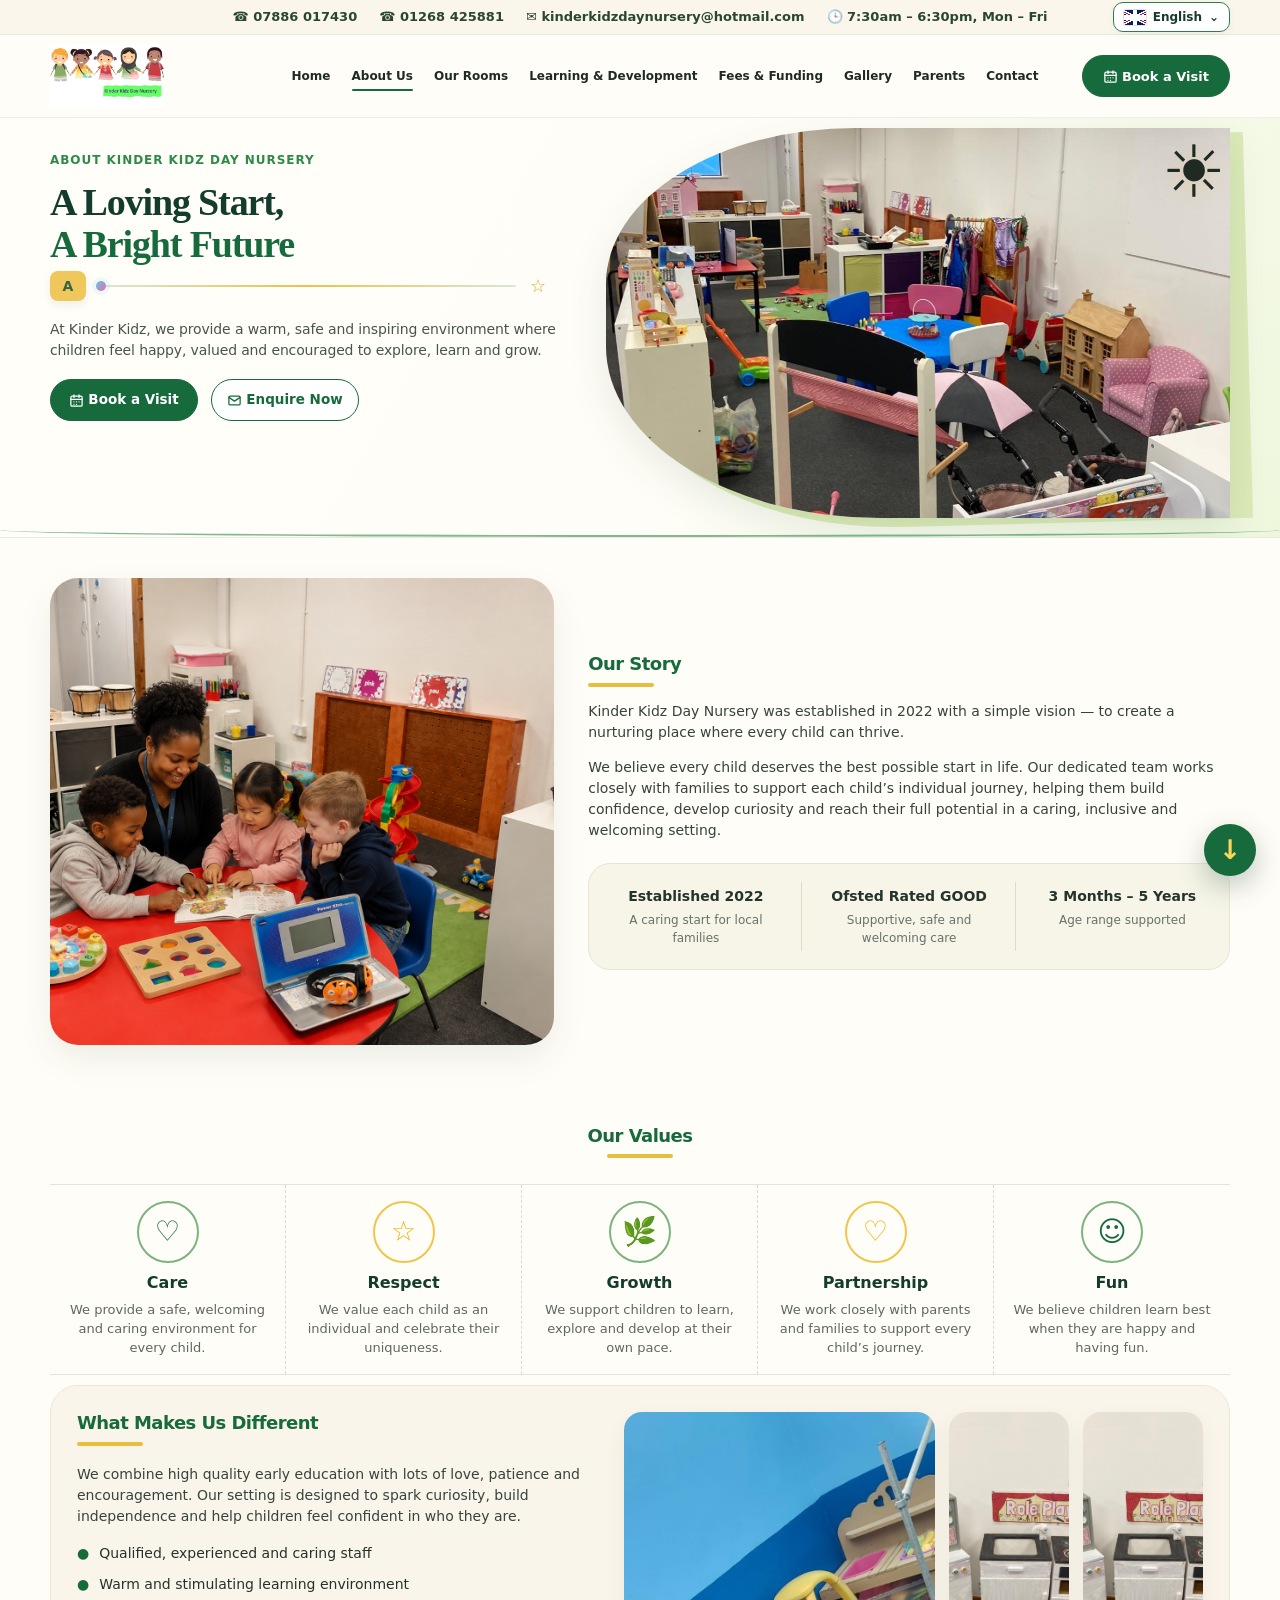
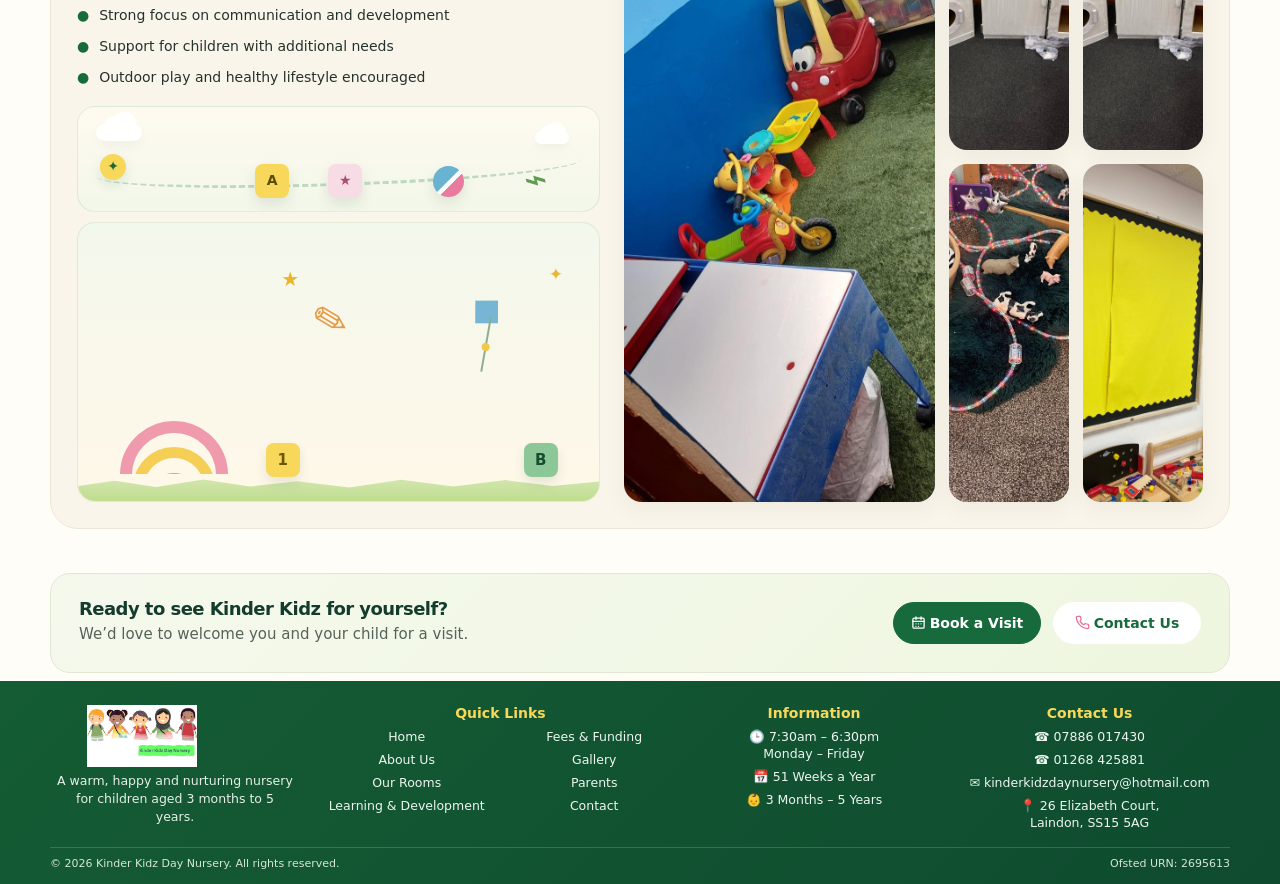
<file: about.html>
<!DOCTYPE html>

<html lang="en-GB" translate="no" class="notranslate">
<head>
<meta charset="utf-8"/>
<meta name="google" content="notranslate">
<meta http-equiv="Content-Language" content="en-GB">
<meta content="width=device-width, initial-scale=1" name="viewport"/>
<meta content="About Kinder Kidz Day Nursery in Laindon, Basildon." name="description"/>
<title>About Us | Kinder Kidz Day Nursery</title>
<style>
:root{
  --green:#176a3b;--green2:#2f8a49;--deep:#143c2c;--cream:#fffdf7;--soft:#f7f3e8;
  --text:#1f2a24;--muted:#5f6761;--line:#e8e2d5;--gold:#f7d85b;
  --shadow:0 14px 34px rgba(18,60,43,.08);
}
*{box-sizing:border-box}
html{scroll-behavior:smooth}body{margin:0;background:var(--cream);color:var(--text);font-family:Inter,ui-sans-serif,system-ui,-apple-system,BlinkMacSystemFont,"Segoe UI",sans-serif;line-height:1.55;max-width:100%;overflow-x:hidden}
a{text-decoration:none;color:inherit}img{display:block;max-width:100%}button{font:inherit}
.container{width:min(1180px,calc(100% - 40px));margin:auto}
h1,h2,h3{margin:0;color:var(--deep);line-height:1.05}h1,h2{font-family:Georgia,"Times New Roman",serif}
h1{font-size:clamp(40px,4.3vw,62px);letter-spacing:-.035em}h2{font-size:clamp(34px,3.6vw,48px);letter-spacing:-.03em}
p{margin:0}
.topbar{background:#fbf6eb;border-bottom:1px solid rgba(23,106,59,.09)}
.topbar .container{display:flex;flex-wrap:wrap;justify-content:center;gap:22px;padding:8px 0;font-size:14px;color:#294633;font-weight:600}
.topbar span{display:flex;align-items:center;gap:8px}
header{position:sticky;top:0;z-index:50;background:rgba(255,253,247,.96);backdrop-filter:blur(10px);border-bottom:1px solid rgba(23,106,59,.08)}
.nav{height:86px;display:flex;align-items:center;gap:26px}.brand{display:flex;align-items:center;min-width:205px}.brand img{width:205px;height:66px;object-fit:contain;object-position:left center}
.navlinks{display:flex;align-items:center;justify-content:center;gap:22px;flex:1;font-size:14px;font-weight:700}.navlinks a{padding:10px 0;position:relative}.navlinks a.active:after,.navlinks a:hover:after{content:"";position:absolute;left:0;right:0;bottom:2px;height:2px;background:var(--green);border-radius:999px}
.btn{display:inline-flex;align-items:center;justify-content:center;gap:9px;border-radius:999px;padding:13px 22px;font-weight:800;border:1.5px solid var(--green);cursor:pointer;transition:.2s ease}.btn.primary{background:var(--green);color:#fff}.btn.secondary{background:#fff;color:var(--green)}.btn.pink{background:#e9799f;border-color:#e9799f;color:#fff}.btn:hover{transform:translateY(-1px);box-shadow:0 8px 22px rgba(23,106,59,.14)}
.menu-btn{display:none;background:#f3f7ec;border:0;width:40px;height:40px;border-radius:11px;color:var(--green);padding:5px;place-items:center;margin-left:auto}
.hero{padding:14px 0 20px;background:linear-gradient(120deg,#fffef9 0%,#fffdf7 56%,#eef7dc 100%);overflow:hidden}
.hero-grid{display:grid;grid-template-columns:.92fr 1.08fr;gap:24px;align-items:center}
.eyebrow{font-size:13px;font-weight:900;color:var(--green2);letter-spacing:.08em;text-transform:uppercase;margin-bottom:12px}
.hero-copy p{font-size:18px;color:#47554d;max-width:530px;margin:20px 0 26px}
.hero-actions{display:flex;gap:12px;flex-wrap:wrap}
.hero-media{position:relative;min-height:385px}.hero-media:before{content:"";position:absolute;inset:18px -36px 12px 24px;background:#dceab8;border-radius:42% 0 0 52%;transform:rotate(-2deg)}.hero-media img{position:absolute;inset:0;width:100%;height:100%;object-fit:cover;object-position:center center;border-radius:40% 0 0 44%;box-shadow:var(--shadow)}
.sun{position:absolute;right:4px;top:8px;font-size:72px;line-height:1;filter:drop-shadow(0 5px 10px rgba(244,180,0,.18))}
.wave-sep{height:18px;position:relative;margin-top:8px}.wave-sep:before{content:"";position:absolute;left:0;right:0;top:0;height:12px;border-bottom:2px solid rgba(47,138,73,.6);border-radius:0 0 50% 50%/0 0 100% 100%}
.section{padding:52px 0}.section.compact{padding-top:40px;padding-bottom:40px}
.story-grid{display:grid;grid-template-columns:.88fr 1.12fr;gap:34px;align-items:center}.story-image img{width:100%;aspect-ratio:1.08/1;object-fit:cover;border-radius:28px;box-shadow:var(--shadow)}
.story-copy h2{font-family:inherit;color:var(--green);font-size:18px;margin-bottom:14px;position:relative;display:inline-block}.story-copy h2:after{content:"";display:block;width:66px;height:4px;background:#e6bf3e;border-radius:999px;margin-top:8px}.story-copy p{font-size:16px;color:#36433c;margin-bottom:14px}
.stat-strip{margin-top:22px;background:#f6f5e8;border:1px solid #ebe4d6;border-radius:22px;display:grid;grid-template-columns:repeat(3,1fr);overflow:hidden}.stat{padding:22px 18px;text-align:center;position:relative}.stat:not(:last-child):after{content:"";position:absolute;right:0;top:18px;bottom:18px;width:1px;background:#d7dec9}.stat b{display:block;font-size:14px;color:#24332c}.stat small{display:block;font-size:12px;color:#67716b;margin-top:4px}
.values{text-align:center}.values-head{margin-bottom:26px}.values-head h2{font-family:inherit;color:var(--green);font-size:18px;margin-bottom:8px}.values-head .line{width:66px;height:4px;background:#e6bf3e;border-radius:999px;margin:0 auto}
.values-grid{display:grid;grid-template-columns:repeat(5,1fr);gap:0;border-top:1px solid var(--line);border-bottom:1px solid var(--line)}.value{padding:16px 18px}.value:not(:last-child){border-right:1px dashed #d6dcd1}.value .ico{width:62px;height:62px;border-radius:50%;margin:0 auto 10px;display:grid;place-items:center;border:2px solid #7eb27e;color:var(--green);font-size:28px}.value:nth-child(2) .ico,.value:nth-child(4) .ico{border-color:#efc64a;color:#efb310}.value h3{font-family:inherit;font-size:18px;margin-bottom:8px}.value p{font-size:14px;color:#5f6761}
.diff-card{background:#faf5ea;border:1px solid #efe5d5;border-radius:28px;padding:26px;display:grid;grid-template-columns:.95fr 1.05fr;gap:24px;align-items:start}.diff-copy h2{font-family:inherit;color:var(--green);font-size:18px;margin-bottom:8px}.diff-copy .line{width:66px;height:4px;background:#e6bf3e;border-radius:999px;margin-bottom:18px}.diff-copy p{font-size:16px;color:#37433d;margin-bottom:16px}.tick-list{display:grid;gap:10px}.tick{display:flex;gap:10px;align-items:flex-start;color:#25322c;font-size:15px}.tick span:first-child{color:var(--green);font-weight:900}
.gallery-grid{display:grid;grid-template-columns:1.1fr .9fr;gap:14px}.gallery-grid img{width:100%;height:100%;object-fit:cover;border-radius:18px;box-shadow:0 8px 22px rgba(38,70,48,.06)}.gallery-sub{display:grid;grid-template-columns:1fr 1fr;gap:14px}.gallery-tall{min-height:255px}.gallery-small{min-height:120px}
.cta-wrap{padding:18px 0 8px}.cta{background:linear-gradient(135deg,#1b7a43,#125e33);color:#fff;border-radius:20px;padding:26px 28px;display:flex;align-items:center;justify-content:space-between;gap:18px}.cta h2{font-family:inherit;color:#fff;font-size:18px}.cta p{color:#e4efe7;margin-top:4px}.cta .btn.primary{background:#f3c420;border-color:#f3c420;color:#123c2b}.cta .btn.secondary{background:transparent;border-color:rgba(255,255,255,.7);color:#fff}
footer{background:linear-gradient(135deg,#145c34,#0f4b2f);color:#fff;padding:34px 0 18px}.footer-grid{display:grid;grid-template-columns:1.2fr 1fr 1fr 1fr;gap:26px}.footer-brand img{width:190px;height:70px;object-fit:contain;object-position:left center}.footer-brand p{max-width:260px;color:#dce9df;font-size:14px}.footer h3{font-family:inherit;color:var(--gold);font-size:15px;margin-bottom:12px}.footer-list{display:grid;gap:8px;font-size:14px;color:#e5f0e8}.footer-bottom{border-top:1px solid rgba(255,255,255,.14);margin-top:24px;padding-top:14px;font-size:12px;color:#cfe0d5;display:flex;justify-content:space-between;gap:12px;flex-wrap:wrap}
.scroll-nav-btn{position:fixed;right:24px;bottom:24px;z-index:70;width:52px;height:52px;border:0;border-radius:50%;display:grid;place-items:center;background:var(--green);color:var(--gold);font-size:27px;font-weight:800;box-shadow:0 10px 28px rgba(18,60,43,.28);cursor:pointer;transition:transform .2s ease,background .2s ease}.scroll-nav-btn:hover{transform:translateY(-2px);background:var(--green2)}.scroll-nav-btn:focus-visible{outline:3px solid #f7d85b;outline-offset:3px}

@media (max-width:980px){
  .container{width:min(100% - 34px,1180px)}
  .topbar .container{gap:14px;font-size:13px}
  .nav{height:76px;gap:16px}.brand img{width:180px;height:58px}
  .navlinks{position:fixed;display:none;flex-direction:column;align-items:stretch;left:0;right:0;top:76px;background:#fffdf7;padding:16px 20px 20px;border-bottom:1px solid #e9e5dc;box-shadow:0 16px 28px rgba(0,0,0,.08)}.navlinks.open{display:flex}.navlinks a{padding:9px 4px}
  .nav>.desktop-only{display:none}.menu-btn{display:grid}
  .hero-grid,.story-grid,.diff-card,.cta{grid-template-columns:1fr;display:grid}
  .hero{padding-top:10px;padding-bottom:12px}.hero-copy p{font-size:16px}.hero-media{min-height:340px}.hero-media img{border-radius:30px}.hero-media:before{inset:12px -10px -10px 14px;border-radius:32px}
  .values-grid{grid-template-columns:repeat(2,1fr)}.value:nth-child(2){border-right:none}.value:nth-child(1),.value:nth-child(2),.value:nth-child(3),.value:nth-child(4){border-bottom:1px dashed #d6dcd1}
  .gallery-grid{grid-template-columns:1fr}
  .footer-grid{grid-template-columns:1fr 1fr}.footer-brand{grid-column:1/-1}
}
@media (max-width:620px){
  .container{width:calc(100% - 28px)}
  .topbar{display:none}
  .nav{height:70px;gap:10px}.brand{min-width:0}.brand img{width:156px;height:52px}
  .navlinks{left:auto;right:0;width:min(46vw,190px);top:70px;max-height:calc(100vh - 70px);overflow:auto;padding:9px 12px 14px;border-left:1px solid #e9e5dc;border-bottom:1px solid #e9e5dc;border-radius:0 0 0 18px;box-shadow:-12px 16px 30px rgba(0,0,0,.10)}
  .navlinks a{font-size:12.5px;padding:7px 3px;line-height:1.24}
  .hero{padding-top:4px;padding-bottom:8px}.hero-grid{gap:16px}.eyebrow{font-size:11px;margin-bottom:8px}h1{font-size:34px;line-height:1.04}.hero-copy p{font-size:14.5px;line-height:1.55;margin:14px 0 18px}.hero-actions{display:grid;grid-template-columns:1fr;gap:10px}.btn{width:100%;padding:12px 16px;font-size:14px}.hero-media{min-height:290px}.sun{font-size:52px;right:8px;top:6px}
  .section{padding:42px 0}.section.compact{padding-top:30px;padding-bottom:30px}
  .story-grid{gap:18px}.story-copy p{font-size:14px}.story-image img{aspect-ratio:1.12/1}
  .stat-strip{grid-template-columns:1fr}.stat:not(:last-child):after{display:none}.stat{padding:18px 14px;border-bottom:1px solid #e7e0d0}.stat:last-child{border-bottom:0}
  .values-grid{grid-template-columns:1fr}.value{border-right:0!important;border-bottom:1px dashed #d6dcd1}.value:last-child{border-bottom:0}
  .diff-card{padding:18px;gap:16px}.diff-copy p,.tick{font-size:14px}
  .gallery-sub{grid-template-columns:1fr 1fr;gap:10px}.gallery-grid{gap:10px}.gallery-tall{min-height:180px}.gallery-small{min-height:102px}
  .cta{padding:20px 18px;gap:14px}.cta-actions{display:grid;grid-template-columns:1fr;gap:10px}
  .footer-grid{grid-template-columns:1fr;gap:22px}.footer h3{font-size:16px}
  .scroll-nav-btn{width:46px;height:46px;right:16px;bottom:18px;font-size:24px}
}


/* ============================================================
   ABOUT US REFINEMENTS — v3
   Compact spacing + exact homepage mobile drawer + subtle
   desktop nursery animation. Existing content/images retained.
   ============================================================ */

/* Footer headings match the homepage footer exactly. */
footer h3{color:#f7d85b!important;font-weight:800}

/* Desktop: remove unnecessary vertical gaps without touching
   image sizes, type scale or content. */
@media (min-width:981px){
  .hero{padding-top:8px;padding-bottom:6px}
  .hero-grid{gap:22px}
  .wave-sep{height:7px;margin-top:2px}
  .wave-sep:before{height:5px}

  /* Book/Enquire area -> first image/story section */
  .story-section{padding-top:18px;padding-bottom:18px}

  /* Age-range stats -> Our Values */
  .values-section{padding-top:14px;padding-bottom:18px}

  /* Values cards -> What Makes Us Different */
  .difference-section{padding-top:16px;padding-bottom:14px}

  /* Gallery -> final green CTA */
  .cta-wrap{padding-top:4px;padding-bottom:8px}
}

/* Professional, non-human nursery-style motion for the unused
   desktop area beneath the final difference bullet. */
.playful-animation{
  position:relative;
  height:106px;
  margin-top:18px;
  overflow:hidden;
  border-radius:18px;
  background:linear-gradient(180deg,#fffaf0 0%,#f2f7e9 100%);
  border:1px solid rgba(23,106,59,.10);
}
.anim-path{
  position:absolute;left:18px;right:18px;bottom:25px;height:36px;
  border-bottom:3px dashed rgba(47,138,73,.28);
  border-radius:50%;transform:rotate(-2deg);
}
.anim-cloud{position:absolute;width:46px;height:17px;background:#fff;border-radius:999px;opacity:.9;box-shadow:0 5px 15px rgba(30,60,40,.05)}
.anim-cloud:before,.anim-cloud:after{content:"";position:absolute;background:#fff;border-radius:50%}
.anim-cloud:before{width:20px;height:20px;left:8px;top:-8px}.anim-cloud:after{width:25px;height:25px;right:5px;top:-12px}
.cloud-a{left:18px;top:17px;animation:cloudFloat 5.8s ease-in-out infinite alternate}
.cloud-b{right:24px;top:22px;transform:scale(.75);animation:cloudFloat 4.8s ease-in-out infinite alternate-reverse}
.anim-bee{position:absolute;left:22px;top:47px;width:26px;height:26px;display:grid;place-items:center;border-radius:50%;background:#f7d85b;color:#176a3b;font-size:14px;box-shadow:0 5px 12px rgba(23,106,59,.12);animation:beeTravel 6s ease-in-out infinite}
.anim-block{position:absolute;bottom:13px;width:34px;height:34px;border-radius:8px;display:grid;place-items:center;font-weight:900;font-size:14px;box-shadow:0 6px 13px rgba(30,60,40,.10)}
.block-a{left:34%;background:#f7d85b;color:#5a4b00;animation:blockBob 2.6s ease-in-out infinite}
.block-b{left:48%;background:#f8dce5;color:#a84f70;animation:blockBob 2.9s ease-in-out .3s infinite}
.anim-ball{position:absolute;right:26%;bottom:14px;width:31px;height:31px;border-radius:50%;background:linear-gradient(135deg,#69b2d2 0 48%,#fff 49% 58%,#e97b9f 59%);box-shadow:0 6px 13px rgba(30,60,40,.10);animation:ballBounce 2.4s ease-in-out infinite}
.anim-leaf{position:absolute;right:10%;bottom:13px;font-size:38px;line-height:1;color:#5f9c51;transform:rotate(-14deg);animation:leafSway 3.2s ease-in-out infinite alternate}
@keyframes beeTravel{0%{transform:translate(0,8px) rotate(-8deg)}45%{transform:translate(185px,-12px) rotate(7deg)}75%{transform:translate(300px,3px) rotate(-4deg)}100%{transform:translate(0,8px) rotate(-8deg)}}
@keyframes cloudFloat{from{transform:translateX(0)}to{transform:translateX(18px)}}
@keyframes blockBob{0%,100%{transform:translateY(0) rotate(0)}50%{transform:translateY(-7px) rotate(2deg)}}
@keyframes ballBounce{0%,100%{transform:translateY(0) rotate(0)}50%{transform:translateY(-13px) rotate(18deg)}}
@keyframes leafSway{from{transform:rotate(-18deg)}to{transform:rotate(8deg)}}
@media (prefers-reduced-motion:reduce){.playful-animation *{animation:none!important}}

@media (max-width:980px){
  .playful-animation{display:none}
}

/* Mobile: use the exact compact drawer dimensions/type from the
   final homepage and tighten all section transitions. */
@media (max-width:620px){
  .navlinks{
    left:auto;
    right:0;
    width:min(46vw,190px);
    top:70px;
    max-height:calc(100vh - 70px);
    overflow:auto;
    padding:9px 12px 14px;
    gap:0;
    border-left:1px solid #e9e5dc;
    border-bottom:1px solid #e9e5dc;
    border-radius:0 0 0 18px;
    box-shadow:-12px 16px 30px rgba(0,0,0,.10);
  }
  .navlinks a{font-size:12.5px;padding:7px 3px;line-height:1.24}
  .menu-btn{width:40px;height:40px;border-radius:11px;padding:5px}
  .menu-btn svg{width:26px;height:26px}

  /* Enquire -> hero image -> story image: keep only a small gap. */
  .hero{padding-top:4px;padding-bottom:2px}
  .hero-grid{gap:11px}
  .wave-sep{display:none}
  .story-section{padding-top:11px;padding-bottom:9px}
  .story-grid{gap:11px}

  /* Age range stats -> Our Values */
  .values-section{padding-top:10px;padding-bottom:9px}
  .values-head{margin-bottom:15px}

  /* Fun -> What Makes Us Different */
  .difference-section{padding-top:10px;padding-bottom:9px}
  .diff-card{gap:11px}

  /* Gallery/image -> Ready to see Kinder Kidz CTA */
  .cta-wrap{padding-top:3px;padding-bottom:7px}
  .cta{margin-top:0}

  footer{padding-top:28px}
  footer h3{color:#f7d85b!important;font-size:16px;margin-bottom:9px}
}

@media (max-width:420px){
  .navlinks{width:min(47vw,176px)}
}



/* ============================================================
   ABOUT US FINAL SPACING + FOOTER REFINEMENTS — v4
   ============================================================ */

@media (min-width:981px){
  /* Care/Respect/Growth/Partnership/Fun -> What Makes Us Different */
  .values-section{padding-bottom:5px!important}
  .difference-section{padding-top:5px!important}

  /* Make the left side of What Makes Us Different finish at the
     same visual depth as the nursery image grid on the right. */
  .diff-card{align-items:stretch}
  .diff-copy{display:flex;flex-direction:column;min-height:100%}
  .animation-stack{margin-top:18px;display:flex;flex-direction:column;gap:10px;flex:1;min-height:250px}
  .animation-stack .playful-animation{margin-top:0}
  .playful-animation-one{height:106px;flex:0 0 106px}
  .playful-animation-two{flex:1;min-height:136px}

  /* Compact, centred desktop footer. */
  footer{padding:24px 0 13px}
  .footer-grid-v4{
    display:grid;
    grid-template-columns:1.05fr 1.5fr .95fr 1.18fr;
    align-items:start;
    gap:22px;
  }
  .footer-grid-v4>div{text-align:center;min-width:0}
  .footer-brand img{margin:0 auto 6px;width:172px;height:62px}
  .footer-brand p{margin:0 auto;max-width:245px}
  .quicklinks-group h3{text-align:center;margin-bottom:9px}
  .quicklinks-columns{display:grid;grid-template-columns:1fr 1fr;gap:0 22px}
  .quicklinks-column{justify-items:center}
  .footer-grid-v4 .footer-list{gap:6px;justify-items:center}
  .footer-grid-v4 .footer-list a,.footer-grid-v4 .footer-list div{text-align:center}
  .footer-contact-col .footer-list a{overflow-wrap:anywhere}
  .footer-bottom{margin-top:16px;padding-top:11px}
}

/* Second professional nursery animation — no human figures. */
.playful-animation-two{
  position:relative;
  overflow:hidden;
  border-radius:18px;
  background:linear-gradient(180deg,#f3f8ec 0%,#fff8e8 100%);
  border:1px solid rgba(23,106,59,.10);
}
.grass-line{position:absolute;left:0;right:0;bottom:0;height:34px;background:linear-gradient(180deg,#dcecbf,#bfdc8f);clip-path:polygon(0 55%,7% 40%,15% 58%,24% 36%,33% 57%,42% 41%,52% 60%,62% 37%,72% 57%,82% 38%,91% 55%,100% 42%,100% 100%,0 100%)}
.rainbow{position:absolute;left:8%;bottom:27px;width:108px;height:56px;overflow:hidden;animation:rainbowFloat 3.8s ease-in-out infinite alternate}
.rainbow span{position:absolute;left:50%;bottom:-55px;transform:translateX(-50%);border-radius:50%;border-style:solid;background:transparent}
.rainbow span:nth-child(1){width:108px;height:108px;border-width:12px;border-color:#ef9aad}
.rainbow span:nth-child(2){width:82px;height:82px;border-width:11px;border-color:#f5cf55}
.rainbow span:nth-child(3){width:56px;height:56px;border-width:10px;border-color:#82bdda}
.kite{position:absolute;right:18%;top:20%;font-size:42px;color:#76b5d4;transform:rotate(45deg);animation:kiteFloat 3.4s ease-in-out infinite alternate}.kite i{position:absolute;width:55px;height:2px;background:#8ead91;left:23px;top:35px;transform:rotate(55deg);transform-origin:left center}.kite i:after{content:"";position:absolute;width:8px;height:8px;border-radius:50%;background:#f1c94a;left:26px;top:-3px}
.pencil{position:absolute;left:45%;top:24%;font-size:42px;color:#e79a46;transform:rotate(-14deg);animation:pencilBob 2.8s ease-in-out infinite}
.mini-star{position:absolute;color:#e9b62c;animation:starPulse 2.3s ease-in-out infinite}.star-one{left:39%;top:15%;font-size:20px}.star-two{right:7%;top:14%;font-size:17px;animation-delay:.5s}
.toy-cube{position:absolute;bottom:24px;width:34px;height:34px;border-radius:8px;display:grid;place-items:center;font-weight:900;box-shadow:0 6px 12px rgba(30,60,40,.10);z-index:2;animation:cubeWiggle 3s ease-in-out infinite}.cube-one{left:36%;background:#f7d85b;color:#6c5700}.cube-two{right:8%;background:#8cc798;color:#174c2d;animation-delay:.4s}
@keyframes rainbowFloat{from{transform:translateY(0)}to{transform:translateY(-7px)}}
@keyframes kiteFloat{from{transform:translate(0,0) rotate(45deg)}to{transform:translate(-10px,10px) rotate(50deg)}}
@keyframes pencilBob{0%,100%{transform:translateY(0) rotate(-14deg)}50%{transform:translateY(-8px) rotate(-8deg)}}
@keyframes starPulse{0%,100%{transform:scale(.8);opacity:.6}50%{transform:scale(1.2);opacity:1}}
@keyframes cubeWiggle{0%,100%{transform:rotate(0)}50%{transform:rotate(6deg) translateY(-4px)}}

@media (max-width:980px){
  .animation-stack{display:none}
  .footer-grid-v4{grid-template-columns:1fr 1fr}
  .footer-brand{grid-column:1/-1}
  .quicklinks-columns{grid-template-columns:1fr}
}

@media (max-width:620px){
  /* The only remaining mobile spacing correction: Fun -> Difference. */
  .values-section{padding-bottom:2px!important}
  .difference-section{padding-top:2px!important}
  .footer-grid-v4{grid-template-columns:1fr}
}


/* ============================================================
   GLOBAL HEADER CONSISTENCY — Pages 1–3
   Same top contact bar, nav sizing, mobile drawer and CTA style.
   ============================================================ */
.topbar{background:#fbf6eb;border-bottom:1px solid rgba(23,106,59,.09)}
.topbar .container{display:flex;flex-wrap:wrap;justify-content:center;gap:22px;padding:7px 0;font-size:13px;color:#294633;font-weight:600}
.topbar span{display:flex;align-items:center;gap:8px}
.nav{height:82px;gap:24px}
.brand{min-width:198px}
.brand img{width:198px;height:64px}
.navlinks{gap:21px;font-size:13px;font-weight:700}
.navlinks a{padding:9px 0;white-space:nowrap}
.nav>.btn.primary.desktop-only{background:var(--green);border-color:var(--green);color:#fff}
@media(max-width:980px){
  .nav{height:76px;gap:16px}
  .brand img{width:180px;height:58px}
  .nav>.desktop-only{display:none}
  .menu-btn{display:grid}
  .navlinks{top:76px}
}
@media(max-width:620px){
  .topbar{display:none}
  .nav{height:70px;gap:10px}
  .brand{min-width:0}
  .brand img{width:156px;height:52px}
  .navlinks{left:auto;right:0;width:min(46vw,190px);top:70px;max-height:calc(100vh - 70px);overflow:auto;padding:9px 12px 14px;gap:0;border-left:1px solid #e9e5dc;border-bottom:1px solid #e9e5dc;border-radius:0 0 0 18px;box-shadow:-12px 16px 30px rgba(0,0,0,.10)}
  .navlinks a{font-size:12.5px;padding:7px 3px;line-height:1.24}
  .menu-btn{width:40px;height:40px;border-radius:11px;padding:5px}
  .menu-btn svg{width:26px;height:26px}
}
@media(max-width:420px){.navlinks{width:min(47vw,176px)}}



/* ============================================================
   SITE-WIDE CONSISTENCY PASS — Pages 1–3
   Our Rooms = header/nav/eyebrow/body-copy reference.
   Home = main hero-title reference.
   No cards, photos or section structures are repositioned here.
   ============================================================ */
:root{
  --site-topbar-size:13px;
  --site-nav-size:13px;
  --site-header-btn-size:14px;
  --site-eyebrow-size:12px;
  --site-hero-body-size:16px;
  --site-section-body-size:14px;
  --site-card-title-size:16px;
  --site-card-body-size:13px;
  --site-footer-title-size:14px;
  --site-footer-body-size:12.5px;
}
body{font-size:15px;line-height:1.5}

/* Exact same top contact bar on every page */
.topbar{background:#fbf6eb;border-bottom:1px solid rgba(23,106,59,.09)}
.topbar .container{
  display:flex!important;
  flex-wrap:wrap!important;
  justify-content:center!important;
  align-items:center!important;
  gap:22px!important;
  padding:7px 0!important;
  font-size:var(--site-topbar-size)!important;
  line-height:1.25!important;
  color:#294633!important;
  font-weight:600!important;
}
.topbar span{display:flex;align-items:center;gap:8px;white-space:nowrap}

/* Our Rooms header is now the single master header */
.nav{height:82px!important;gap:24px!important;align-items:center!important}
.brand{min-width:198px!important;display:flex;align-items:center}
.brand img{width:198px!important;height:64px!important;object-fit:contain!important;object-position:left center!important}
.navlinks{
  gap:21px!important;
  font-size:var(--site-nav-size)!important;
  font-weight:700!important;
  line-height:1.2!important;
}
.navlinks a{padding:9px 0!important;white-space:nowrap!important}
.nav > .btn{
  padding:12px 20px!important;
  min-height:42px!important;
  font-size:var(--site-header-btn-size)!important;
  line-height:1!important;
  gap:8px!important;
}

/* Same hero text starting point on desktop; images/cards stay untouched */
.hero-copy{align-self:start!important;padding-top:34px!important;margin:0!important}
.eyebrow{
  font-size:var(--site-eyebrow-size)!important;
  line-height:1.2!important;
  margin-top:0!important;
  margin-bottom:9px!important;
  letter-spacing:.08em!important;
  font-weight:900!important;
}

/* Home page hero title becomes the master title scale */
.hero h1,
.hero-copy h1{
  font-family:Georgia,"Times New Roman",serif!important;
  font-size:clamp(42px,3.8vw,56px)!important;
  line-height:1.04!important;
  letter-spacing:-.03em!important;
  margin:0!important;
}

/* Our Rooms intro paragraph becomes the master hero body scale */
.hero-copy > p,
.hero .container > .hero-copy > p{
  font-size:var(--site-hero-body-size)!important;
  line-height:1.5!important;
  max-width:520px!important;
  margin:15px 0 20px!important;
}

/* Shared section typography: smaller, cleaner and repeatable */
.section-title .kicker{font-size:12px!important;line-height:1.2!important;margin-bottom:4px!important}
.section-title h2{font-size:clamp(28px,2.6vw,36px)!important;line-height:1.08!important;letter-spacing:-.02em!important}
.section-title p{font-size:var(--site-section-body-size)!important;line-height:1.5!important;margin-top:7px!important}

/* Page-specific headings/body copy mapped onto the same restrained scale */
.story-copy h2,.values-head h2,.diff-copy h2{font-size:18px!important;line-height:1.2!important}
.story-copy p,.diff-copy p,.tick{font-size:var(--site-section-body-size)!important;line-height:1.5!important}
.value h3,.room-body h3,.room-card h3,.feature h3,.proof-card h3,.experience-item h3{font-size:var(--site-card-title-size)!important;line-height:1.25!important}
.value p,.room-body p,.room-body>p,.feature p,.proof-card p,.experience-item p{font-size:var(--site-card-body-size)!important;line-height:1.45!important}

/* One button text scale across sections */
.btn{font-size:14px!important;line-height:1.1!important}

/* Footer typography uses the same compact scale on all three pages */
footer h3,.footer h3{font-size:var(--site-footer-title-size)!important;line-height:1.2!important}
.footer-list{font-size:var(--site-footer-body-size)!important;line-height:1.4!important}
.footer-brand p{font-size:13px!important;line-height:1.45!important}
.footer-bottom{font-size:11px!important;line-height:1.35!important}

@media (max-width:980px){
  .nav{height:76px!important;gap:16px!important}
  .brand{min-width:0!important}
  .brand img{width:180px!important;height:58px!important}
  .navlinks{top:76px!important}
  .hero-copy{padding-top:18px!important}
}

@media (max-width:620px){
  body{font-size:14px}
  .topbar{display:none!important}
  .nav{height:70px!important;gap:10px!important}
  .brand img{width:156px!important;height:52px!important}
  .navlinks{
    left:auto!important;
    right:0!important;
    width:min(46vw,190px)!important;
    top:70px!important;
    max-height:calc(100vh - 70px)!important;
    overflow:auto!important;
    padding:9px 12px 14px!important;
    gap:0!important;
    border-left:1px solid #e9e5dc!important;
    border-bottom:1px solid #e9e5dc!important;
    border-radius:0 0 0 18px!important;
    box-shadow:-12px 16px 30px rgba(0,0,0,.10)!important;
  }
  .navlinks a{font-size:12.5px!important;padding:7px 3px!important;line-height:1.24!important}
  .menu-btn{width:40px!important;height:40px!important;border-radius:11px!important;padding:5px!important}
  .menu-btn svg{width:26px!important;height:26px!important}

  /* All three hero text blocks begin at the same mobile offset */
  .hero-copy{align-self:stretch!important;padding-top:0!important;margin:0!important}
  .eyebrow{font-size:11px!important;margin-bottom:6px!important}
  .hero h1,.hero-copy h1{font-size:34px!important;line-height:1.04!important;letter-spacing:-.025em!important}
  .hero-copy > p,.hero .container > .hero-copy > p{font-size:14.5px!important;line-height:1.5!important;margin:11px 0 14px!important;max-width:none!important}

  .section-title h2{font-size:29px!important;line-height:1.08!important}
  .section-title p{font-size:13.5px!important;line-height:1.48!important}
  .story-copy h2,.values-head h2,.diff-copy h2{font-size:17px!important}
  .story-copy p,.diff-copy p,.tick{font-size:13.5px!important}
  .value h3,.room-body h3,.room-card h3,.feature h3,.proof-card h3,.experience-item h3{font-size:15px!important}
  .value p,.room-body p,.room-body>p,.feature p,.proof-card p,.experience-item p{font-size:12.5px!important}

  .btn{font-size:14px!important}
  footer h3,.footer h3{font-size:16px!important}
  .footer-list{font-size:13px!important}
  .footer-brand p{font-size:13px!important}
}
@media(max-width:420px){.navlinks{width:min(47vw,176px)!important}}



/* ============================================================
   FINAL SHARED HEADER + HERO ALIGNMENT — Pages 1–3
   Goal: switching Home / About Us / Our Rooms must feel stationary.
   Existing cards, sections and page content below the hero are untouched.
   ============================================================ */
:root{
  --kk-topbar-font:13px;
  --kk-nav-font:13px;
  --kk-header-btn-font:14px;
  --kk-eyebrow-font:12px;
  --kk-hero-title-font:50px;
  --kk-hero-body-font:15px;
  --kk-hero-line:1.04;
}

/* One identical header frame on all three pages */
.topbar{background:#fbf6eb!important;border-bottom:1px solid rgba(23,106,59,.09)!important}
.topbar .container{
  width:min(1180px,calc(100% - 40px))!important;
  min-height:34px!important;
  display:flex!important;
  align-items:center!important;
  justify-content:center!important;
  flex-wrap:wrap!important;
  gap:22px!important;
  padding:7px 0!important;
  font-size:var(--kk-topbar-font)!important;
  line-height:1.25!important;
  color:#294633!important;
  font-weight:600!important;
}
.topbar span{display:flex!important;align-items:center!important;gap:8px!important;white-space:nowrap!important}
header{position:sticky!important;top:0!important;z-index:50!important;background:rgba(255,253,247,.96)!important;backdrop-filter:blur(10px)!important;border-bottom:1px solid rgba(23,106,59,.08)!important}
.nav{
  width:min(1180px,calc(100% - 40px))!important;
  height:82px!important;
  display:flex!important;
  align-items:center!important;
  gap:24px!important;
  margin:auto!important;
  padding:0!important;
}
.brand{display:flex!important;align-items:center!important;min-width:198px!important;width:198px!important;flex:0 0 198px!important}
.brand img{width:198px!important;height:64px!important;object-fit:contain!important;object-position:left center!important}
.navlinks{
  display:flex!important;
  align-items:center!important;
  justify-content:center!important;
  flex:1 1 auto!important;
  gap:21px!important;
  font-size:var(--kk-nav-font)!important;
  font-weight:700!important;
  line-height:1.2!important;
  margin:0!important;
  padding:0!important;
}
.navlinks a{padding:9px 0!important;white-space:nowrap!important;position:relative!important}
.navlinks a.active:after,.navlinks a:hover:after{content:""!important;position:absolute!important;left:0!important;right:0!important;bottom:1px!important;height:2px!important;background:var(--green)!important;border-radius:999px!important}
.header-visit{
  display:inline-flex!important;
  width:118px!important;
  min-width:118px!important;
  height:42px!important;
  min-height:42px!important;
  padding:0 15px!important;
  font-size:var(--kk-header-btn-font)!important;
  line-height:1!important;
  gap:0!important;
  flex:0 0 118px!important;
}
.menu-btn{display:none!important}

/* Shared desktop hero frame */
@media (min-width:981px){
  .hero{padding:0!important;min-height:410px!important;overflow:hidden!important}
  .hero > .container,
  .hero-grid{
    width:min(1180px,calc(100% - 40px))!important;
    display:grid!important;
    grid-template-columns:minmax(0,.92fr) minmax(0,1.08fr)!important;
    align-items:start!important;
    gap:24px!important;
    min-height:410px!important;
    margin:auto!important;
    padding:0!important;
  }
  .hero-copy{
    width:100%!important;
    min-width:0!important;
    min-height:398px!important;
    align-self:start!important;
    display:grid!important;
    grid-template-rows:16px 164px 76px 44px!important;
    row-gap:8px!important;
    align-content:start!important;
    padding:20px 0 0!important;
    margin:0!important;
  }
  .eyebrow{
    align-self:start!important;
    font-size:var(--kk-eyebrow-font)!important;
    line-height:16px!important;
    font-weight:900!important;
    letter-spacing:.08em!important;
    text-transform:uppercase!important;
    margin:0!important;
    padding:0!important;
  }
  .hero h1,.hero-copy h1{
    align-self:start!important;
    font-family:Georgia,"Times New Roman",serif!important;
    font-size:var(--kk-hero-title-font)!important;
    line-height:var(--kk-hero-line)!important;
    letter-spacing:-.03em!important;
    margin:0!important;
    padding:0!important;
    max-width:520px!important;
  }
  .hero-copy > p,.hero .container > .hero-copy > p{
    align-self:start!important;
    font-size:var(--kk-hero-body-font)!important;
    line-height:1.5!important;
    max-width:520px!important;
    margin:0!important;
    padding:0!important;
    color:#47554d!important;
  }
  .hero-actions{
    align-self:start!important;
    display:flex!important;
    align-items:flex-start!important;
    gap:10px!important;
    margin:0!important;
    padding:0!important;
    flex-wrap:nowrap!important;
  }
  .hero-actions .btn{
    width:148px!important;
    min-width:148px!important;
    height:42px!important;
    min-height:42px!important;
    padding:0 12px!important;
    font-size:14px!important;
    line-height:1!important;
  }
  .hero-media{
    position:relative!important;
    align-self:start!important;
    width:100%!important;
    height:390px!important;
    min-height:390px!important;
    margin:10px 0 0!important;
    padding:0!important;
    overflow:visible!important;
  }
  .hero-media:before{
    content:""!important;
    position:absolute!important;
    inset:12px -18px -8px 18px!important;
    background:#dceab8!important;
    border-radius:40% 0 0 44%!important;
    transform:rotate(-1.5deg)!important;
  }
  .hero-media img{
    position:absolute!important;
    inset:0!important;
    width:100%!important;
    height:100%!important;
    max-width:none!important;
    object-fit:cover!important;
    object-position:center center!important;
    border-radius:40% 0 0 44%!important;
    box-shadow:0 14px 40px rgba(20,66,42,.10)!important;
  }
}

/* Slightly tighter shared desktop frame on smaller laptops */
@media (min-width:981px) and (max-width:1199px){
  :root{--kk-hero-title-font:46px}
  .topbar .container,.nav,.hero > .container,.hero-grid{width:min(1080px,calc(100% - 44px))!important}
  .nav{gap:18px!important}
  .brand{min-width:185px!important;width:185px!important;flex-basis:185px!important}
  .brand img{width:185px!important}
  .navlinks{gap:16px!important;font-size:12.5px!important}
  .header-visit{width:112px!important;min-width:112px!important;flex-basis:112px!important}
  .hero-copy{grid-template-rows:16px 154px 76px 44px!important}
}

/* One identical mobile header + hero frame */
@media (max-width:980px){
  .topbar{display:none!important}
  .nav{
    width:min(100% - 34px,1180px)!important;
    height:76px!important;
    gap:16px!important;
  }
  .brand{min-width:0!important;width:auto!important;flex:0 0 auto!important}
  .brand img{width:180px!important;height:58px!important}
  .header-visit{display:none!important}
  .menu-btn{display:grid!important;margin-left:auto!important}
  .navlinks{display:none!important}
  .navlinks.open{display:flex!important}
}

@media (max-width:620px){
  .nav{width:calc(100% - 28px)!important;height:70px!important;gap:10px!important}
  .brand img{width:156px!important;height:52px!important}
  .menu-btn{width:40px!important;height:40px!important;border-radius:11px!important;padding:5px!important;background:#f3f7ec!important;color:var(--green)!important}
  .menu-btn svg{width:26px!important;height:26px!important}
  .navlinks{
    position:fixed!important;
    left:auto!important;
    right:0!important;
    top:70px!important;
    width:min(46vw,190px)!important;
    max-height:calc(100vh - 70px)!important;
    overflow:auto!important;
    flex-direction:column!important;
    align-items:stretch!important;
    justify-content:flex-start!important;
    gap:0!important;
    padding:9px 12px 14px!important;
    background:#fffdf7!important;
    border-left:1px solid #e9e5dc!important;
    border-bottom:1px solid #e9e5dc!important;
    border-radius:0 0 0 18px!important;
    box-shadow:-12px 16px 30px rgba(0,0,0,.10)!important;
  }
  .navlinks a{font-size:12.5px!important;padding:7px 3px!important;line-height:1.24!important}

  .hero{padding:0!important;min-height:0!important}
  .hero > .container,.hero-grid{
    width:calc(100% - 28px)!important;
    display:flex!important;
    flex-direction:column!important;
    align-items:stretch!important;
    gap:14px!important;
    margin:auto!important;
    padding:4px 0 8px!important;
    min-height:0!important;
  }
  .hero-copy{
    width:100%!important;
    min-height:0!important;
    display:grid!important;
    grid-template-rows:14px 108px 110px 92px!important;
    row-gap:6px!important;
    align-content:start!important;
    padding:0!important;
    margin:0!important;
  }
  .eyebrow{font-size:11px!important;line-height:14px!important;margin:0!important;padding:0!important}
  .hero h1,.hero-copy h1{
    font-size:34px!important;
    line-height:1.04!important;
    letter-spacing:-.025em!important;
    max-width:none!important;
    margin:0!important;
    padding:0!important;
    align-self:start!important;
  }
  .hero-copy > p,.hero .container > .hero-copy > p{
    font-size:14.5px!important;
    line-height:1.5!important;
    max-width:none!important;
    margin:0!important;
    padding:0!important;
    align-self:start!important;
  }
  .hero-actions{
    display:grid!important;
    grid-template-columns:1fr!important;
    gap:8px!important;
    align-content:start!important;
    margin:0!important;
    padding:0!important;
  }
  .hero-actions .btn{width:100%!important;height:42px!important;min-height:42px!important;padding:0 14px!important;font-size:14px!important}
  .hero-media{
    position:relative!important;
    width:100%!important;
    height:270px!important;
    min-height:270px!important;
    margin:0!important;
    padding:0!important;
  }
  .hero-media:before{content:""!important;position:absolute!important;inset:9px -7px -7px 11px!important;background:#dceab8!important;border-radius:28px!important;transform:rotate(-1deg)!important}
  .hero-media img{position:absolute!important;inset:0!important;width:100%!important;height:100%!important;max-width:none!important;object-fit:cover!important;object-position:center center!important;border-radius:28px!important;box-shadow:0 12px 28px rgba(20,66,42,.10)!important}
}
@media(max-width:420px){
  .navlinks{width:min(47vw,176px)!important}
  .hero > .container,.hero-grid{width:calc(100% - 22px)!important}
  .hero-copy{grid-template-rows:14px 104px 110px 92px!important}
  .hero h1,.hero-copy h1{font-size:32px!important}
}


/* ============================================================
   FINAL CONSISTENCY PASS v4 — buttons, hero surface & footer
   Approved rules carried across Home / About / Our Rooms.
   ============================================================ */

/* Our Rooms hero surface is the master on all three pages. */
.hero{
  background:linear-gradient(120deg,#fffef9 0%,#fffdf7 58%,#eef7dc 100%)!important;
  border-top:0!important;
  border-left:0!important;
  border-right:0!important;
  border-bottom:1px solid #e8eadf!important;
  box-shadow:none!important;
}
.hero > .container,.hero-grid{border:0!important;box-shadow:none!important;background:transparent!important}

/* One professional icon system. No emoji icons inside action buttons. */
.btn.visit-action,.btn.enquire-action,.btn.contact-action{
  white-space:nowrap!important;
  flex-wrap:nowrap!important;
  gap:8px!important;
}
.btn-icon{width:16px;height:16px;display:inline-grid;place-items:center;flex:0 0 16px;line-height:0}
.btn-icon svg{display:block;width:16px;height:16px}
.btn-label{display:inline-block;white-space:nowrap;line-height:1}
.btn.visit-action{background:var(--green)!important;color:#fff!important;border-color:var(--green)!important}
.btn.enquire-action{background:#fff!important;color:var(--green)!important;border-color:var(--green)!important}
.btn.contact-action{background:#fff!important;color:var(--green)!important;border-color:rgba(255,255,255,.82)!important}
.btn.contact-action .icon-phone{color:#e66f91!important}

/* Desktop header Book a Visit: same visual family, always one row. */
.header-visit.visit-action{
  width:148px!important;
  min-width:148px!important;
  max-width:148px!important;
  flex:0 0 148px!important;
  height:42px!important;
  min-height:42px!important;
  padding:0 15px!important;
  font-size:14px!important;
  line-height:1!important;
  border-radius:999px!important;
}
.hero-actions .btn,.cta-actions .btn{
  min-height:42px!important;
  font-size:14px!important;
  border-radius:999px!important;
}
@media (min-width:981px){
  .hero-actions .btn{width:148px!important;min-width:148px!important;height:42px!important;padding:0 12px!important}
  .cta-actions .btn{min-width:148px!important;height:42px!important;padding:0 16px!important}
}
@media (min-width:981px) and (max-width:1199px){
  .nav{gap:14px!important}
  .navlinks{gap:13px!important;font-size:12px!important}
  .header-visit.visit-action{width:136px!important;min-width:136px!important;max-width:136px!important;flex-basis:136px!important;padding:0 12px!important;font-size:13px!important}
}

/* About Us bottom CTA: green visit + white contact with pink phone icon. */
.cta .contact-action,.cta-wrap .contact-action{background:#fff!important;color:var(--green)!important;border-color:#fff!important}
.cta .contact-action .icon-phone,.cta-wrap .contact-action .icon-phone{color:#e66f91!important}

/* Small desktop-only nursery animation uses the spare third title line on About Us. */
.hero-copy{position:relative!important}
.about-hero-mini-animation{display:none}
@media (min-width:981px){
  .about-hero-mini-animation{
    display:flex;
    position:absolute;
    left:3px;
    top:135px;
    width:118px;
    height:24px;
    align-items:center;
    gap:9px;
    pointer-events:none;
    opacity:.9;
  }
  .about-hero-mini-animation .mini-track{height:2px;width:46px;background:linear-gradient(90deg,#d9e9b9,#f2c94c);border-radius:999px;position:relative;overflow:visible}
  .about-hero-mini-animation .mini-track:after{content:"";position:absolute;width:8px;height:8px;border-radius:50%;background:#2f8a49;top:-3px;left:0;animation:kkMiniTravel 3.2s ease-in-out infinite alternate}
  .about-hero-mini-animation .mini-star{font-size:14px;color:#e4ab20;animation:kkMiniTwinkle 2.1s ease-in-out infinite}
  .about-hero-mini-animation .mini-leaf{font-size:15px;color:#6fa34e;animation:kkMiniFloat 2.8s ease-in-out infinite}
}
@keyframes kkMiniTravel{to{transform:translateX(38px)}}
@keyframes kkMiniTwinkle{50%{transform:scale(1.22) rotate(12deg);opacity:.6}}
@keyframes kkMiniFloat{50%{transform:translateY(-3px) rotate(-7deg)}}

/* About CTA colour treatment is the same on desktop and mobile. */
.about-bottom-cta{background:linear-gradient(135deg,#f5f9ed,#eef6df)!important;color:var(--deep)!important;border:1px solid #e0e8d4!important}
.about-bottom-cta h2{color:var(--deep)!important}
.about-bottom-cta p{color:#56635a!important}

/* One identical footer content and layout across all three pages. */
.site-footer-v5{background:linear-gradient(135deg,#145c34,#0f4b2f)!important;color:#fff!important;padding:24px 0 13px!important}
.footer-grid-v5{
  display:grid!important;
  grid-template-columns:1.05fr 1.5fr .95fr 1.18fr!important;
  align-items:start!important;
  gap:22px!important;
}
.footer-grid-v5>div{text-align:center!important;min-width:0!important}
.site-footer-v5 .footer-brand img{width:176px!important;height:62px!important;object-fit:contain!important;margin:0 auto 5px!important}
.site-footer-v5 .footer-brand p{max-width:240px!important;margin:5px auto 0!important;color:#e6f0e8!important;font-size:12.5px!important;line-height:1.45!important}
.site-footer-v5 h3{font-family:inherit!important;color:#f7d85b!important;font-size:14px!important;line-height:1.2!important;margin:0 0 8px!important;font-weight:800!important}
.site-footer-v5 .footer-list{display:grid!important;gap:6px!important;font-size:12.5px!important;line-height:1.35!important;color:#eef6f0!important;justify-items:center!important}
.site-footer-v5 .footer-list a,.site-footer-v5 .footer-list div{text-align:center!important;color:#eef6f0!important}
.quicklinks-group h3{text-align:center!important}
.quicklinks-columns{display:grid!important;grid-template-columns:1fr 1fr!important;gap:0 18px!important;width:100%!important}
.quicklinks-column{justify-items:start!important}
.quicklinks-column a{text-align:left!important;width:100%!important}
.site-footer-v5 .footer-bottom{border-top:1px solid rgba(255,255,255,.16)!important;margin-top:15px!important;padding-top:9px!important;font-size:11px!important;line-height:1.3!important;color:#d5e6d9!important;display:flex!important;justify-content:space-between!important;gap:10px!important;flex-wrap:wrap!important}

@media(max-width:980px){
  .footer-grid-v5{grid-template-columns:1fr 1fr!important;gap:18px!important}
  .footer-grid-v5 .footer-brand{grid-column:1/-1!important}
  .quicklinks-column{justify-items:center!important}.quicklinks-column a{text-align:center!important}
}
@media(max-width:620px){
  .header-visit.visit-action{display:none!important}
  .hero-actions .btn,.cta-actions .btn{width:100%!important;min-width:0!important;height:42px!important;padding:0 14px!important;font-size:14px!important}
  .site-footer-v5{padding:20px 0 11px!important}
  .footer-grid-v5{grid-template-columns:1fr!important;gap:16px!important}
  .footer-grid-v5 .footer-brand{grid-column:auto!important}
  .site-footer-v5 .footer-brand img{width:160px!important;height:58px!important}
  .site-footer-v5 h3{font-size:16px!important;margin-bottom:7px!important;color:#f7d85b!important}
  .site-footer-v5 .footer-list{gap:5px!important;font-size:13px!important}
  .quicklinks-columns{grid-template-columns:1fr 1fr!important;gap:0 16px!important}
  .quicklinks-column{justify-items:center!important}.quicklinks-column a{text-align:center!important}
  .site-footer-v5 .footer-bottom{margin-top:12px!important;padding-top:8px!important;font-size:11px!important;justify-content:center!important;text-align:center!important}
}


/* ============================================================
   MOBILE HERO GAP ANIMATION v5
   Small nursery-style motion placed between the large title and body copy.
   It fills the visual breathing space without changing cards/images below.
   ============================================================ */
.mobile-hero-gap-animation{display:none}
@media(max-width:620px){
  .hero-copy{position:relative!important}
  .mobile-hero-gap-animation{
    display:flex!important;
    height:24px!important;
    width:min(92%,520px)!important;
    align-items:center!important;
    justify-content:flex-start!important;
    gap:11px!important;
    margin:2px 0 2px!important;
    overflow:hidden!important;
    pointer-events:none!important;
  }
  .mobile-hero-gap-animation .m-line{
    position:relative!important;
    height:2px!important;
    width:58%!important;
    min-width:150px!important;
    background:linear-gradient(90deg,rgba(47,138,73,.18),rgba(247,216,91,.75),rgba(47,138,73,.18))!important;
    border-radius:999px!important;
  }
  .mobile-hero-gap-animation .m-dot{
    position:absolute!important;top:-4px!important;left:0!important;width:10px!important;height:10px!important;border-radius:50%!important;
    background:#2f8a49!important;box-shadow:0 0 0 4px rgba(47,138,73,.08)!important;
    animation:kkMobileTravel 3.8s ease-in-out infinite alternate!important;
  }
  .mobile-hero-gap-animation .m-star{font-size:15px!important;color:#e4ac20!important;animation:kkMobileTwinkle 2.2s ease-in-out infinite!important}
  .mobile-hero-gap-animation .m-leaf{font-size:15px!important;color:#64a15c!important;animation:kkMobileFloat 2.8s ease-in-out infinite!important}
  /* add one animation row while keeping the same compact hierarchy */
  .hero-copy{grid-template-rows:14px 108px 24px 92px 92px!important;row-gap:6px!important}
}
@media(max-width:420px){
  .hero-copy{grid-template-rows:14px 104px 24px 92px 92px!important}
  .mobile-hero-gap-animation{height:22px!important;width:94%!important}
}
@keyframes kkMobileTravel{to{transform:translateX(calc(100% + 105px))}}
@keyframes kkMobileTwinkle{50%{transform:scale(1.22) rotate(15deg);opacity:.58}}
@keyframes kkMobileFloat{50%{transform:translateY(-3px) rotate(-8deg)}}


/* ============================================================
   ABOUT HERO DESKTOP ANIMATION v5
   Wider, centred in the existing spare space between title and body copy.
   ============================================================ */
@media(min-width:981px){
  .about-hero-mini-animation{
    display:flex!important;
    position:absolute!important;
    left:2px!important;
    top:177px!important;
    width:min(430px,92%)!important;
    height:30px!important;
    align-items:center!important;
    gap:12px!important;
    pointer-events:none!important;
    opacity:.92!important;
  }
  .about-hero-mini-animation .mini-track{
    position:relative!important;
    width:68%!important;
    height:2px!important;
    background:linear-gradient(90deg,rgba(47,138,73,.18),rgba(247,216,91,.86),rgba(47,138,73,.22))!important;
    border-radius:999px!important;
    overflow:visible!important;
  }
  .about-hero-mini-animation .mini-track:before{
    content:"A"!important;position:absolute!important;left:0!important;top:-12px!important;width:25px!important;height:25px!important;
    display:grid!important;place-items:center!important;border-radius:7px!important;background:#f1c84d!important;color:#285738!important;
    font:800 12px/1 system-ui,sans-serif!important;box-shadow:0 4px 12px rgba(25,79,49,.08)!important;
    animation:kkWideBob 2.7s ease-in-out infinite!important;
  }
  .about-hero-mini-animation .mini-track:after{
    content:""!important;position:absolute!important;width:11px!important;height:11px!important;border-radius:50%!important;
    background:linear-gradient(135deg,#6db5df 0 50%,#e87899 50% 100%)!important;top:-5px!important;left:38px!important;
    box-shadow:0 0 0 4px rgba(109,181,223,.10)!important;animation:kkWideTravel 4.2s ease-in-out infinite alternate!important;
  }
  .about-hero-mini-animation .mini-star{font-size:18px!important;color:#e4ab20!important;animation:kkWideTwinkle 2.2s ease-in-out infinite!important}
  .about-hero-mini-animation .mini-leaf{font-size:19px!important;color:#69a55d!important;animation:kkWideFloat 2.8s ease-in-out infinite!important}
}
@keyframes kkWideTravel{to{transform:translateX(190px) rotate(220deg)}}
@keyframes kkWideTwinkle{50%{transform:scale(1.28) rotate(16deg);opacity:.62}}
@keyframes kkWideFloat{50%{transform:translateY(-4px) rotate(-9deg)}}
@keyframes kkWideBob{50%{transform:translateY(-3px) rotate(-3deg)}}



/* ============================================================
   FINAL HERO-ANIMATION POLISH v6 — ABOUT US
   Desktop: wider animation centred in the spare title/body gap.
   Mobile: larger animation shifted into the visual centre of the gap.
   No cards, images, buttons or approved section positions are changed.
   ============================================================ */
@media (min-width:981px){
  .about-hero-mini-animation{
    left:0!important;
    top:186px!important;
    width:min(500px,96%)!important;
    height:34px!important;
    justify-content:center!important;
    gap:14px!important;
    opacity:.96!important;
  }
  .about-hero-mini-animation .mini-track{width:76%!important;height:2px!important}
  .about-hero-mini-animation .mini-track:before{
    width:28px!important;height:28px!important;top:-13px!important;border-radius:8px!important;
    font-size:13px!important;
  }
  .about-hero-mini-animation .mini-track:after{width:12px!important;height:12px!important;top:-5px!important}
  .about-hero-mini-animation .mini-star{font-size:20px!important}
  .about-hero-mini-animation .mini-leaf{font-size:20px!important}
}
@media (max-width:620px){
  .mobile-hero-gap-animation{
    width:100%!important;
    height:34px!important;
    justify-content:center!important;
    gap:13px!important;
    margin:0!important;
    overflow:visible!important;
    transform:translateY(-24px)!important;
  }
  .mobile-hero-gap-animation .m-line{
    width:64%!important;
    min-width:180px!important;
  }
  .mobile-hero-gap-animation .m-star{font-size:19px!important}
  .mobile-hero-gap-animation .m-leaf{font-size:18px!important}
  .hero-copy{grid-template-rows:14px 108px 34px 92px 92px!important;row-gap:6px!important}
}
@media (max-width:420px){
  .mobile-hero-gap-animation{height:32px!important;transform:translateY(-20px)!important}
  .mobile-hero-gap-animation .m-line{min-width:150px!important;width:62%!important}
  .hero-copy{grid-template-rows:14px 104px 32px 92px 92px!important}
}



/* ============================================================
   v7 FINAL GAP-FILL POLISH — ABOUT US
   Desktop: fuller animation to visually occupy the spare gap.
   Mobile: two-tier decorative line centred in the title/body gap.
   ============================================================ */
@media (min-width:981px){
  .about-hero-mini-animation{
    left:0!important;
    top:142px!important;
    width:min(540px,98%)!important;
    height:58px!important;
    justify-content:center!important;
    gap:16px!important;
    overflow:visible!important;
  }
  .about-hero-mini-animation::before{
    content:""!important;
    position:absolute!important;
    left:6%!important;
    right:26%!important;
    top:11px!important;
    height:2px!important;
    border-radius:999px!important;
    background:linear-gradient(90deg,rgba(47,138,73,.12),rgba(247,216,91,.85),rgba(47,138,73,.12))!important;
  }
  .about-hero-mini-animation .mini-track{
    width:74%!important;
    height:2px!important;
    position:absolute!important;
    left:8%!important;
    right:20%!important;
    bottom:11px!important;
    background:linear-gradient(90deg,rgba(47,138,73,.14),rgba(247,216,91,.92),rgba(47,138,73,.16))!important;
  }
  .about-hero-mini-animation .mini-track:before{left:-2px!important;top:-14px!important}
  .about-hero-mini-animation .mini-track:after{top:-5px!important;left:44px!important;animation:kkWideTravelV7 4.6s ease-in-out infinite alternate!important}
  .about-hero-mini-animation .mini-star,
  .about-hero-mini-animation .mini-leaf{position:absolute!important;top:0!important;right:8%!important;z-index:2!important}
  .about-hero-mini-animation .mini-star{right:10%!important;font-size:20px!important}
  .about-hero-mini-animation .mini-leaf{right:3%!important;font-size:19px!important;top:1px!important}
}
@keyframes kkWideTravelV7{to{transform:translateX(235px) rotate(260deg)}}

@media (max-width:620px){
  .mobile-hero-gap-animation{
    position:relative!important;
    width:100%!important;
    height:46px!important;
    justify-content:center!important;
    gap:13px!important;
    margin:2px 0 6px!important;
    overflow:visible!important;
    transform:none!important;
  }
  .mobile-hero-gap-animation::before{
    content:""!important;
    position:absolute!important;
    left:10%!important;
    right:28%!important;
    top:10px!important;
    height:2px!important;
    border-radius:999px!important;
    background:linear-gradient(90deg,rgba(47,138,73,.12),rgba(247,216,91,.82),rgba(47,138,73,.12))!important;
  }
  .mobile-hero-gap-animation .m-line{
    position:absolute!important;
    left:10%!important;
    right:18%!important;
    top:27px!important;
    width:auto!important;
    min-width:0!important;
    height:2px!important;
  }
  .mobile-hero-gap-animation .m-star,
  .mobile-hero-gap-animation .m-leaf{position:relative!important;top:2px!important;z-index:2!important}
  .mobile-hero-gap-animation .m-star{font-size:18px!important}
  .mobile-hero-gap-animation .m-leaf{font-size:18px!important}
  .hero-copy{grid-template-rows:14px 108px 46px 92px 92px!important;row-gap:6px!important}
}
@media (max-width:420px){
  .mobile-hero-gap-animation{height:42px!important;margin:1px 0 5px!important}
  .mobile-hero-gap-animation::before{left:12%!important;right:30%!important;top:8px!important}
  .mobile-hero-gap-animation .m-line{left:12%!important;right:20%!important;top:24px!important}
  .hero-copy{grid-template-rows:14px 104px 42px 92px 92px!important}
}

</style>

<!-- v28: mobile-only card spacing normalization; desktop intentionally untouched -->
<style>
@media (max-width:620px){
  .stat-strip,
  .values-grid{
    row-gap:10px!important;
  }
  .stat-strip > *,
  .values-grid > *{
    margin-top:0!important;
    margin-bottom:0!important;
  }
}
</style>


<style id="mobile-hero-buttons-one-row-v29">
/* MOBILE ONLY: keep the two main hero action buttons compact and on one row. Desktop is unchanged. */
@media (max-width:620px){
  .hero .hero-actions,
  .learning-hero .hero-actions,
  .fees-page .hero > .container .hero-actions,
  .gallery-page .hero > .container .hero-actions,
  .parents-page .hero > .container .hero-actions,
  .contact-page .hero > .container .hero-actions{
    display:grid!important;
    grid-template-columns:minmax(0,1fr) minmax(0,1fr)!important;
    gap:8px!important;
    width:100%!important;
    align-items:center!important;
    align-content:start!important;
    flex-wrap:nowrap!important;
  }
  .hero .hero-actions .btn,
  .learning-hero .hero-actions .btn,
  .fees-page .hero > .container .hero-actions .btn,
  .gallery-page .hero > .container .hero-actions .btn,
  .parents-page .hero > .container .hero-actions .btn,
  .contact-page .hero > .container .hero-actions .btn{
    width:100%!important;
    min-width:0!important;
    max-width:none!important;
    height:40px!important;
    min-height:40px!important;
    padding:0 8px!important;
    font-size:12.5px!important;
    line-height:1!important;
    gap:6px!important;
    white-space:nowrap!important;
  }
  .hero .hero-actions .btn-icon,
  .learning-hero .hero-actions .btn-icon,
  .fees-page .hero > .container .hero-actions .btn-icon,
  .gallery-page .hero > .container .hero-actions .btn-icon,
  .parents-page .hero > .container .hero-actions .btn-icon,
  .contact-page .hero > .container .hero-actions .btn-icon{
    width:17px!important;
    height:17px!important;
    min-width:17px!important;
  }
  .hero .hero-actions .btn-icon svg,
  .learning-hero .hero-actions .btn-icon svg,
  .fees-page .hero > .container .hero-actions .btn-icon svg,
  .gallery-page .hero > .container .hero-actions .btn-icon svg,
  .parents-page .hero > .container .hero-actions .btn-icon svg,
  .contact-page .hero > .container .hero-actions .btn-icon svg{
    width:17px!important;
    height:17px!important;
  }
}
</style>

<style id="mobile-all-buttons-compact-v30">
/* MOBILE ONLY: use the approved compact hero-button sizing throughout the site. Desktop is untouched. */
@media (max-width:620px){
  /* All normal action buttons use the same compact dimensions as the approved mobile hero buttons. */
  .btn:not(.header-visit){
    height:40px!important;
    min-height:40px!important;
    min-width:0!important;
    max-width:none;
    padding:0 8px!important;
    font-size:12.5px!important;
    line-height:1!important;
    gap:6px!important;
    white-space:nowrap!important;
  }
  .btn:not(.header-visit) .btn-icon{
    width:17px!important;
    height:17px!important;
    min-width:17px!important;
  }
  .btn:not(.header-visit) .btn-icon svg{
    width:17px!important;
    height:17px!important;
  }

  /* Two-button call-to-action areas stay compact and side-by-side, matching the hero. */
  .cta-actions,
  .parent-strip .actions,
  .funding-card .hero-actions,
  .action-banner .actions{
    display:grid!important;
    grid-template-columns:minmax(0,1fr) minmax(0,1fr)!important;
    gap:8px!important;
    width:100%!important;
    align-items:center!important;
  }
  .cta-actions .btn,
  .parent-strip .actions .btn,
  .funding-card .hero-actions .btn,
  .action-banner .actions .btn{
    width:100%!important;
  }

  /* Single utility/form buttons remain compact instead of stretching across the card. */
  form .btn,
  .map-address .btn{
    width:auto!important;
    min-width:148px!important;
  }
}
</style>


<style id="mobile-hero-spacing-tight-v32">
/* MOBILE ONLY: keep the approved animation row, while moving the buttons closer to the paragraph. Desktop is untouched. */
@media (max-width:620px){
  body .hero .hero-copy{min-height:0!important;grid-template-rows:14px auto 46px auto 92px!important;row-gap:7px!important;align-content:start!important;}
  body .hero .hero-actions{margin:6px 0 0!important;align-self:start!important;}
}
@media (max-width:420px){body .hero .hero-copy{grid-template-rows:14px auto 42px auto 92px!important;}}
</style>


<style id="mobile-hero-photo-gap-v34">
/* MOBILE ONLY: preserve the animation row and close the space between hero buttons and photo. Desktop stays untouched. */
@media (max-width:620px){
  body .hero > .container,
  body .hero .hero-grid{
    gap:6px!important;
    padding-bottom:4px!important;
  }
  body .hero .hero-copy{
    grid-template-rows:14px auto 46px auto 40px!important;
  }
  body .hero .hero-actions{
    margin:4px 0 0!important;
  }
  body .hero .hero-media{
    margin-top:0!important;
  }
}
@media (max-width:420px){
  body .hero .hero-copy{grid-template-rows:14px auto 42px auto 40px!important;}
}
</style>

<script id="kk-language-bootstrap">(function(){try{var l=localStorage.getItem('kkPreferredLanguage')||'en';if(!/^(en|fr|es|pt|pl)$/.test(l))l='en';document.documentElement.dataset.kkLang=l;document.documentElement.lang='en-GB';document.documentElement.setAttribute('translate','no');if(l!=='en')document.documentElement.classList.add('kk-i18n-pending');setTimeout(function(){document.documentElement.classList.remove('kk-i18n-pending')},1800)}catch(e){}})();</script>
<link rel="stylesheet" href="css/language.css">
<style id="kk-desktop-header-font-consistency-v76">
/* v76 — DESKTOP HEADER TYPOGRAPHY ONLY.
   Matches the smaller recent desktop header scale.
   No mobile/tablet rules and no JavaScript changes. */
@media (min-width:981px){
  body .topbar .container{
    font-size:13px!important;
  }
  body header .navlinks,
  body .navlinks{
    font-size:12px!important;
  }
  body header .navlinks a,
  body .navlinks a{
    font-size:12px!important;
  }
  body header .header-visit,
  body header .nav>.btn.primary.desktop-only{
    font-size:13px!important;
  }
  body .kk-lang-desktop .kk-lang-toggle,
  body .kk-lang-desktop .kk-current-name,
  body .kk-lang-desktop .kk-lang-option{
    font-size:12px!important;
  }
}
</style>



<style id="about-desktop-clean-home-grid-v83">
/* ABOUT US DESKTOP v83 — one authoritative Home-matched hero layout.
   The geometry is copied from the approved Home page.
   Mobile/tablet remain controlled by the existing mobile rules. */
@media (min-width:981px){
  /* Exact Home geometry: 17px eyebrow + 126px title slot + 48px message + 42px buttons,
     with the SAME 12px gap between every row. */
  html body.page-about .hero-copy{
    position:relative!important;
    display:grid!important;
    grid-template-columns:520px!important;
    grid-template-rows:17px 126px 48px 42px!important;
    row-gap:12px!important;
    align-content:start!important;
    align-items:start!important;
    align-self:start!important;
    width:100%!important;
    min-width:0!important;
    min-height:0!important;
    height:auto!important;
    padding:34px 0 0!important;
    margin:0!important;
    overflow:visible!important;
  }

  html body.page-about .hero-copy>.eyebrow{
    grid-column:1!important;
    grid-row:1!important;
    position:static!important;
    width:auto!important;
    height:17px!important;
    min-height:17px!important;
    max-height:17px!important;
    margin:0!important;
    padding:0!important;
    font-size:12px!important;
    line-height:17px!important;
    overflow:visible!important;
    transform:none!important;
  }

  html body.page-about #kkHeroTitle{
    grid-column:1!important;
    grid-row:2!important;
    position:static!important;
    display:block!important;
    align-self:start!important;
    width:560px!important;
    max-width:560px!important;
    height:126px!important;
    min-height:126px!important;
    max-height:126px!important;
    margin:0!important;
    padding:0!important;
    font-family:Georgia,"Times New Roman",serif!important;
    font-size:38px!important;
    line-height:42px!important;
    letter-spacing:-.03em!important;
    overflow:visible!important;
    transform:none!important;
  }
  html body.page-about #kkHeroTitle .kk-title-line{
    display:block!important;
    width:100%!important;
    height:42px!important;
    min-height:42px!important;
    max-height:42px!important;
    margin:0!important;
    padding:0!important;
    font:inherit!important;
    line-height:42px!important;
    letter-spacing:inherit!important;
    white-space:nowrap!important;
    transform:none!important;
  }

  /* The animation occupies ONLY the otherwise-empty third title row.
     It is absolutely positioned, so it cannot shift the message/buttons. */
  html body.page-about .about-hero-mini-animation{
    display:none!important;
    position:absolute!important;
    left:0!important;
    top:147px!important; /* 34 top + 17 eyebrow + 12 gap + two 42px title rows */
    width:520px!important;
    height:42px!important;
    margin:0!important;
    padding:0!important;
    pointer-events:none!important;
    overflow:visible!important;
    opacity:1!important;
    z-index:4!important;
    transform:none!important;
  }
  html[data-kk-lang="en"] body.page-about .about-hero-mini-animation,
  html[data-kk-lang="fr"] body.page-about .about-hero-mini-animation,
  html[data-kk-lang="pl"] body.page-about .about-hero-mini-animation{
    display:block!important;
  }
  html[data-kk-lang="es"] body.page-about .about-hero-mini-animation,
  html[data-kk-lang="pt"] body.page-about .about-hero-mini-animation{
    display:none!important;
  }
  html body.page-about .about-hero-mini-animation::before,
  html body.page-about .about-hero-mini-animation::after{
    content:none!important;
    display:none!important;
  }
  html body.page-about .about-hero-mini-animation .mini-track{
    position:absolute!important;
    left:48px!important;
    right:52px!important;
    top:20px!important;
    width:auto!important;
    height:2px!important;
    margin:0!important;
    padding:0!important;
    border-radius:999px!important;
    background:linear-gradient(90deg,rgba(46,132,73,.16),rgba(232,190,58,.92),rgba(46,132,73,.16))!important;
    overflow:visible!important;
    transform:none!important;
  }
  html body.page-about .about-hero-mini-animation .mini-track::before{
    content:"A"!important;
    position:absolute!important;
    left:-48px!important;
    top:-14px!important;
    width:36px!important;
    height:30px!important;
    display:grid!important;
    place-items:center!important;
    border-radius:8px!important;
    background:#efc75a!important;
    color:#376447!important;
    font-family:Inter,ui-sans-serif,system-ui,sans-serif!important;
    font-size:14px!important;
    font-weight:900!important;
    line-height:1!important;
  }
  html body.page-about .about-hero-mini-animation .mini-track::after{
    content:""!important;
    position:absolute!important;
    top:-4px!important;
    left:0!important;
    width:10px!important;
    height:10px!important;
    border-radius:50%!important;
    background:linear-gradient(135deg,#60c7e8,#eb6aa9)!important;
    box-shadow:0 0 0 4px rgba(96,199,232,.11)!important;
    animation:kkAboutDotMoveV83 2.6s ease-in-out infinite alternate!important;
  }
  html body.page-about .about-hero-mini-animation .mini-star{
    position:absolute!important;
    right:16px!important;
    top:10px!important;
    color:#dfaa27!important;
    font-size:18px!important;
    line-height:1!important;
    animation:kkAboutStarMoveV83 1.8s ease-in-out infinite!important;
  }
  html body.page-about .about-hero-mini-animation .mini-leaf{display:none!important;}
  html body.page-about .mobile-hero-gap-animation{display:none!important;}

  /* Exact Home message row and exact Home 12px grid gap before buttons. */
  html body.page-about .hero-copy>p{
    grid-column:1!important;
    grid-row:3!important;
    position:static!important;
    display:block!important;
    align-self:start!important;
    width:520px!important;
    max-width:520px!important;
    height:48px!important;
    min-height:48px!important;
    max-height:48px!important;
    margin:0!important;
    padding:0!important;
    font-size:16px!important;
    line-height:24px!important;
    letter-spacing:0!important;
    overflow:hidden!important;
    transform:none!important;
  }

  html body.page-about .hero-copy>.hero-actions{
    grid-column:1!important;
    grid-row:4!important;
    position:static!important;
    display:flex!important;
    align-self:start!important;
    align-items:center!important;
    justify-content:flex-start!important;
    flex-wrap:nowrap!important;
    gap:13px!important;
    width:auto!important;
    height:42px!important;
    min-height:42px!important;
    max-height:42px!important;
    margin:0!important;
    padding:0!important;
    transform:none!important;
  }
  html body.page-about .hero-copy>.hero-actions .btn{
    position:static!important;
    display:inline-flex!important;
    align-items:center!important;
    justify-content:center!important;
    width:148px!important;
    min-width:148px!important;
    max-width:148px!important;
    height:42px!important;
    min-height:42px!important;
    max-height:42px!important;
    margin:0!important;
    padding:0 11px!important;
    font-size:13.5px!important;
    line-height:1!important;
    white-space:nowrap!important;
    transform:none!important;
  }
}

@keyframes kkAboutDotMoveV83{
  from{left:0}
  to{left:calc(100% - 10px)}
}
@keyframes kkAboutStarMoveV83{
  0%,100%{transform:translateY(0) scale(1) rotate(0deg);opacity:.72}
  50%{transform:translateY(-5px) scale(1.14) rotate(12deg);opacity:1}
}

@media (min-width:981px) and (max-width:1199px){
  html body.page-about .hero-copy{
    grid-template-rows:17px 120px 48px 42px!important;
  }
  html body.page-about #kkHeroTitle{
    height:120px!important;
    min-height:120px!important;
    max-height:120px!important;
    font-size:36px!important;
    line-height:40px!important;
  }
  html body.page-about #kkHeroTitle .kk-title-line{
    height:40px!important;
    min-height:40px!important;
    max-height:40px!important;
    font-size:36px!important;
    line-height:40px!important;
  }
  html body.page-about .about-hero-mini-animation{
    top:143px!important; /* 34 + 17 + 12 + 80 */
    height:40px!important;
  }
}
</style>


<style id="about-desktop-third-row-animation-v84">
/* v84 — DESKTOP ONLY.
   The animation is now physically INSIDE the fixed 3rd title row for EN/FR/PL.
   It therefore cannot fall below the paragraph/buttons and cannot move their positions. */
@media (min-width:981px){
  /* Disable the old separate desktop animation box completely. */
  html body.page-about .about-hero-mini-animation{display:none!important;}

  /* Same title slot as Home: three equal rows. */
  html body.page-about #kkHeroTitle{
    display:block!important;
    height:126px!important;
    min-height:126px!important;
    max-height:126px!important;
    overflow:visible!important;
  }
  html body.page-about #kkHeroTitle .kk-title-line,
  html body.page-about #kkHeroTitle .kk-title-animation-line{
    display:block!important;
    width:520px!important;
    height:42px!important;
    min-height:42px!important;
    max-height:42px!important;
    margin:0!important;
    padding:0!important;
    line-height:42px!important;
  }

  /* This is the missing third title row on English/French/Polish. */
  html body.page-about #kkHeroTitle .kk-title-animation-line{
    position:relative!important;
    font-family:Inter,ui-sans-serif,system-ui,-apple-system,BlinkMacSystemFont,"Segoe UI",sans-serif!important;
    font-size:14px!important;
    letter-spacing:0!important;
    overflow:visible!important;
  }
  html body.page-about .kk-inline-anim{
    position:absolute!important;
    inset:0!important;
    display:flex!important;
    align-items:center!important;
    width:520px!important;
    height:42px!important;
    gap:10px!important;
    overflow:visible!important;
    pointer-events:none!important;
  }
  html body.page-about .kk-inline-a{
    flex:0 0 36px!important;
    width:36px!important;
    height:30px!important;
    display:grid!important;
    place-items:center!important;
    border-radius:8px!important;
    background:#efc75a!important;
    color:#376447!important;
    font-size:14px!important;
    font-weight:900!important;
    line-height:1!important;
    box-shadow:0 4px 10px rgba(30,80,45,.08)!important;
  }
  html body.page-about .kk-inline-track{
    position:relative!important;
    flex:1 1 auto!important;
    height:2px!important;
    border-radius:999px!important;
    background:linear-gradient(90deg,rgba(46,132,73,.18),rgba(232,190,58,.92),rgba(46,132,73,.18))!important;
    overflow:visible!important;
  }
  html body.page-about .kk-inline-dot{
    position:absolute!important;
    left:0!important;
    top:-4px!important;
    width:10px!important;
    height:10px!important;
    border-radius:50%!important;
    background:linear-gradient(135deg,#60c7e8,#eb6aa9)!important;
    box-shadow:0 0 0 4px rgba(96,199,232,.11)!important;
    animation:kkAboutInlineDotV84 2.35s ease-in-out infinite alternate!important;
    animation-play-state:running!important;
    will-change:left!important;
  }
  html body.page-about .kk-inline-star{
    flex:0 0 24px!important;
    width:24px!important;
    text-align:center!important;
    color:#dfaa27!important;
    font-size:18px!important;
    line-height:1!important;
    animation:kkAboutInlineStarV84 1.8s ease-in-out infinite!important;
    animation-play-state:running!important;
  }

  /* Paragraph and buttons retain the exact Home grid rows. */
  html body.page-about .hero-copy>p{
    grid-row:3!important;
    margin:0!important;
  }
  html body.page-about .hero-copy>.hero-actions{
    grid-row:4!important;
    margin:0!important;
  }
}

@media (min-width:981px) and (max-width:1199px){
  html body.page-about #kkHeroTitle{
    height:120px!important;
    min-height:120px!important;
    max-height:120px!important;
  }
  html body.page-about #kkHeroTitle .kk-title-line,
  html body.page-about #kkHeroTitle .kk-title-animation-line{
    height:40px!important;
    min-height:40px!important;
    max-height:40px!important;
    line-height:40px!important;
  }
  html body.page-about .kk-inline-anim{height:40px!important;}
}

@media (max-width:980px){
  /* v84 is desktop-only; never alter the approved mobile layout. */
  html body.page-about #kkHeroTitle .kk-title-animation-line{display:none!important;}
}

@keyframes kkAboutInlineDotV84{
  from{left:0}
  to{left:calc(100% - 10px)}
}
@keyframes kkAboutInlineStarV84{
  0%,100%{transform:translateY(0) scale(1) rotate(0deg);opacity:.72}
  50%{transform:translateY(-4px) scale(1.14) rotate(12deg);opacity:1}
}
</style>


<style id="about-desktop-clean-single-animation-v85">
/* v85 — DESKTOP ONLY.
   EN/FR/PL: exactly one animation in the missing third title row.
   The old animation below the buttons was removed from the HTML entirely.
   Mobile/tablet are untouched. */
@media (min-width:981px){
  html body.page-about .about-hero-mini-animation{display:none!important;}

  html body.page-about .kk-inline-anim{
    position:absolute!important;
    inset:0!important;
    display:flex!important;
    align-items:center!important;
    width:520px!important;
    height:42px!important;
    gap:10px!important;
    overflow:visible!important;
    pointer-events:none!important;
  }
  html body.page-about .kk-inline-track{
    position:relative!important;
    flex:0 0 420px!important;
    width:420px!important;
    min-width:420px!important;
    max-width:420px!important;
    height:2px!important;
    overflow:visible!important;
  }
  html body.page-about .kk-inline-dot{
    left:0!important;
    top:-4px!important;
    animation-name:kkAboutDotTravelV85!important;
    animation-duration:2.4s!important;
    animation-timing-function:ease-in-out!important;
    animation-iteration-count:infinite!important;
    animation-direction:alternate!important;
    animation-play-state:running!important;
    will-change:transform!important;
  }
}
@media (min-width:981px) and (max-width:1199px){
  html body.page-about .kk-inline-anim{height:40px!important;}
  html body.page-about .kk-inline-track{
    flex-basis:400px!important;
    width:400px!important;
    min-width:400px!important;
    max-width:400px!important;
  }
}
@keyframes kkAboutDotTravelV85{
  0%{transform:translate3d(0,0,0)}
  100%{transform:translate3d(390px,0,0)}
}
@media (min-width:1200px){
  @keyframes kkAboutDotTravelV85{
    0%{transform:translate3d(0,0,0)}
    100%{transform:translate3d(410px,0,0)}
  }
}
</style>

</head>
<!-- Kinder Kidz About desktop clean single animation v85 -->
<body class="page-about notranslate" translate="no">
<div class="topbar">
<div class="container">
<span>☎ 07886 017430</span>
<span>☎ 01268 425881</span>
<span>✉ kinderkidzdaynursery@hotmail.com</span>
<span>🕒 7:30am – 6:30pm, Mon – Fri</span>

<div class="kk-language-picker kk-lang-desktop" translate="no">
  <button type="button" class="kk-lang-toggle" aria-haspopup="true" aria-expanded="false" aria-label="Choose language">
    <span class="kk-current-flag">🇬🇧</span><span class="kk-current-name">English</span><span class="kk-lang-chevron">⌄</span>
  </button>
  <div class="kk-lang-menu" role="menu">
    <button type="button" class="kk-lang-option" data-lang="en" role="menuitem"><span>🇬🇧</span><span>English</span><b>✓</b></button>
    <button type="button" class="kk-lang-option" data-lang="fr" role="menuitem"><span>🇫🇷</span><span>Français</span><b>✓</b></button>
    <button type="button" class="kk-lang-option" data-lang="es" role="menuitem"><span>🇪🇸</span><span>Español</span><b>✓</b></button>
    <button type="button" class="kk-lang-option" data-lang="pt" role="menuitem"><span>🇵🇹</span><span>Português</span><b>✓</b></button>
    <button type="button" class="kk-lang-option" data-lang="pl" role="menuitem"><span>🇵🇱</span><span>Polski</span><b>✓</b></button>
  </div>
</div>
</div>
</div>
<header>
<div class="container nav">
<a aria-label="Kinder Kidz Day Nursery home" class="brand" href="index.html">
<img alt="Kinder Kidz Day Nursery logo" src="images/logo.jpg"/>
</a>
<nav aria-label="Primary navigation" class="navlinks" id="navlinks">
<a href="index.html">Home</a><a class="active" href="about.html">About Us</a><a href="rooms.html">Our Rooms</a><a href="learning.html">Learning &amp; Development</a><a href="fees.html">Fees &amp; Funding</a><a href="gallery.html">Gallery</a><a href="parents.html">Parents</a><a href="contact.html">Contact</a>
</nav>
<a class="btn primary desktop-only header-visit visit-action" href="contact.html?mode=visit#enquiry-form"><span aria-hidden="true" class="btn-icon icon-calendar"><svg fill="none" stroke="currentColor" stroke-linecap="round" stroke-linejoin="round" stroke-width="2" viewbox="0 0 24 24"><rect height="16" rx="2" width="18" x="3" y="5"></rect><path d="M16 3v4M8 3v4M3 10h18"></path><path d="M8 14h.01M12 14h.01M16 14h.01M8 18h.01M12 18h.01"></path></svg></span><span class="btn-label">Book a Visit</span></a>
<div class="kk-language-picker kk-lang-mobile" translate="no">
  <button type="button" class="kk-lang-toggle" aria-haspopup="true" aria-expanded="false" aria-label="Choose language">
    <span class="kk-current-flag">🇬🇧</span><span class="kk-current-name">English</span><span class="kk-lang-chevron">⌄</span>
  </button>
  <div class="kk-lang-menu" role="menu">
    <button type="button" class="kk-lang-option" data-lang="en" role="menuitem"><span>🇬🇧</span><span>English</span><b>✓</b></button>
    <button type="button" class="kk-lang-option" data-lang="fr" role="menuitem"><span>🇫🇷</span><span>Français</span><b>✓</b></button>
    <button type="button" class="kk-lang-option" data-lang="es" role="menuitem"><span>🇪🇸</span><span>Español</span><b>✓</b></button>
    <button type="button" class="kk-lang-option" data-lang="pt" role="menuitem"><span>🇵🇹</span><span>Português</span><b>✓</b></button>
    <button type="button" class="kk-lang-option" data-lang="pl" role="menuitem"><span>🇵🇱</span><span>Polski</span><b>✓</b></button>
  </div>
</div>
<button aria-controls="navlinks" aria-expanded="false" aria-label="Open menu" class="menu-btn" id="menuBtn">
<svg fill="none" stroke="currentColor" stroke-linecap="round" stroke-width="2.2" viewbox="0 0 24 24">
<path d="M3 6h18"></path><path d="M3 12h18"></path><path d="M3 18h18"></path>
</svg>
</button>
</div>
</header>
<main>
<section class="hero">
<div class="container hero-grid">
<div class="hero-copy">
<div class="eyebrow">About Kinder Kidz Day Nursery</div>
<h1 id="kkHeroTitle">A Loving Start,<br/><span style="color:var(--green)">A Bright Future</span></h1><div aria-hidden="true" class="mobile-hero-gap-animation"><span class="m-line"><span class="m-dot"></span></span><span class="m-star">☆</span><span class="m-leaf">⌁</span></div>
<p>At Kinder Kidz, we provide a warm, safe and inspiring environment where children feel happy, valued and encouraged to explore, learn and grow.</p>
<div class="hero-actions">
<a class="btn primary visit-action" href="contact.html?mode=visit#enquiry-form"><span aria-hidden="true" class="btn-icon icon-calendar"><svg fill="none" stroke="currentColor" stroke-linecap="round" stroke-linejoin="round" stroke-width="2" viewbox="0 0 24 24"><rect height="16" rx="2" width="18" x="3" y="5"></rect><path d="M16 3v4M8 3v4M3 10h18"></path><path d="M8 14h.01M12 14h.01M16 14h.01M8 18h.01M12 18h.01"></path></svg></span><span class="btn-label">Book a Visit</span></a>
<a class="btn secondary enquire-action" href="contact.html?mode=enquiry#enquiry-form"><span aria-hidden="true" class="btn-icon icon-mail"><svg fill="none" stroke="currentColor" stroke-linecap="round" stroke-linejoin="round" stroke-width="2" viewbox="0 0 24 24"><rect height="14" rx="2" width="18" x="3" y="5"></rect><path d="m3 7 9 6 9-6"></path></svg></span><span class="btn-label">Enquire Now</span></a>
</div>
</div>
<div class="hero-media">
<img alt="Kinder Kidz nursery room interior" src="images/hero-room.jpg"/>
<div class="sun">☀️</div>
</div>
</div>
<div class="wave-sep"></div>
</section>
<section class="section compact story-section">
<div class="container story-grid">
<div class="story-image">
<img alt="Teacher and children learning together at Kinder Kidz Day Nursery" src="images/storytime-mixed-race.png"/>
</div>
<div class="story-copy">
<h2>Our Story</h2>
<p>Kinder Kidz Day Nursery was established in 2022 with a simple vision — to create a nurturing place where every child can thrive.</p>
<p>We believe every child deserves the best possible start in life. Our dedicated team works closely with families to support each child’s individual journey, helping them build confidence, develop curiosity and reach their full potential in a caring, inclusive and welcoming setting.</p>
<div class="stat-strip">
<div class="stat"><b>Established 2022</b><small>A caring start for local families</small></div>
<div class="stat"><b>Ofsted Rated GOOD</b><small>Supportive, safe and welcoming care</small></div>
<div class="stat"><b>3 Months – 5 Years</b><small>Age range supported</small></div>
</div>
</div>
</div>
</section>
<section class="section compact values values-section">
<div class="container">
<div class="values-head">
<h2>Our Values</h2>
<div class="line"></div>
</div>
<div class="values-grid">
<div class="value">
<div class="ico">♡</div>
<h3>Care</h3>
<p>We provide a safe, welcoming and caring environment for every child.</p>
</div>
<div class="value">
<div class="ico">☆</div>
<h3>Respect</h3>
<p>We value each child as an individual and celebrate their uniqueness.</p>
</div>
<div class="value">
<div class="ico">🌿</div>
<h3>Growth</h3>
<p>We support children to learn, explore and develop at their own pace.</p>
</div>
<div class="value">
<div class="ico">♡</div>
<h3>Partnership</h3>
<p>We work closely with parents and families to support every child’s journey.</p>
</div>
<div class="value">
<div class="ico">☺</div>
<h3>Fun</h3>
<p>We believe children learn best when they are happy and having fun.</p>
</div>
</div>
</div>
</section>
<section class="section compact difference-section">
<div class="container diff-card">
<div class="diff-copy">
<h2>What Makes Us Different</h2>
<div class="line"></div>
<p>We combine high quality early education with lots of love, patience and encouragement. Our setting is designed to spark curiosity, build independence and help children feel confident in who they are.</p>
<div class="tick-list">
<div class="tick"><span>●</span><span>Qualified, experienced and caring staff</span></div>
<div class="tick"><span>●</span><span>Warm and stimulating learning environment</span></div>
<div class="tick"><span>●</span><span>Strong focus on communication and development</span></div>
<div class="tick"><span>●</span><span>Support for children with additional needs</span></div>
<div class="tick"><span>●</span><span>Outdoor play and healthy lifestyle encouraged</span></div>
</div>
<div aria-hidden="true" class="animation-stack">
<div class="playful-animation playful-animation-one">
<div class="anim-cloud cloud-a"></div>
<div class="anim-cloud cloud-b"></div>
<div class="anim-path"></div>
<div class="anim-bee">✦</div>
<div class="anim-block block-a">A</div>
<div class="anim-block block-b">★</div>
<div class="anim-ball"></div>
<div class="anim-leaf">⌁</div>
</div>
<div class="playful-animation playful-animation-two">
<div class="rainbow">
<span></span><span></span><span></span>
</div>
<div class="kite">◆<i></i></div>
<div class="pencil">✎</div>
<div class="mini-star star-one">★</div>
<div class="mini-star star-two">✦</div>
<div class="toy-cube cube-one">1</div>
<div class="toy-cube cube-two">B</div>
<div class="grass-line"></div>
</div>
</div>
</div>
<div class="gallery-grid">
<img alt="Outdoor play area at Kinder Kidz Day Nursery" class="gallery-tall" src="images/outdoor-play.jpg"/>
<div class="gallery-sub">
<img alt="Play corner at Kinder Kidz Day Nursery" class="gallery-small" src="images/play-corner.jpg"/>
<img alt="Role play area at Kinder Kidz Day Nursery" class="gallery-small" src="images/role-play.jpg"/>
<img alt="Sensory play setup at Kinder Kidz Day Nursery" class="gallery-small" src="images/sensory.jpg"/>
<img alt="Reading corner at Kinder Kidz Day Nursery" class="gallery-small" src="images/reading-corner.jpg"/>
</div>
</div>
</div>
</section>
<section class="cta-wrap" id="visit">
<div class="container">
<div class="cta about-bottom-cta">
<div>
<h2>Ready to see Kinder Kidz for yourself?</h2>
<p>We’d love to welcome you and your child for a visit.</p>
</div>
<div class="cta-actions" style="display:flex;gap:12px;flex-wrap:wrap">
<a class="btn primary visit-action" href="contact.html?mode=visit#enquiry-form"><span aria-hidden="true" class="btn-icon icon-calendar"><svg fill="none" stroke="currentColor" stroke-linecap="round" stroke-linejoin="round" stroke-width="2" viewbox="0 0 24 24"><rect height="16" rx="2" width="18" x="3" y="5"></rect><path d="M16 3v4M8 3v4M3 10h18"></path><path d="M8 14h.01M12 14h.01M16 14h.01M8 18h.01M12 18h.01"></path></svg></span><span class="btn-label">Book a Visit</span></a>
<a class="btn secondary contact-action" href="contact.html"><span aria-hidden="true" class="btn-icon icon-phone"><svg fill="none" stroke="currentColor" stroke-linecap="round" stroke-linejoin="round" stroke-width="2" viewbox="0 0 24 24"><path d="M22 16.92v3a2 2 0 0 1-2.18 2 19.79 19.79 0 0 1-8.63-3.07 19.5 19.5 0 0 1-6-6A19.79 19.79 0 0 1 2.12 4.18 2 2 0 0 1 4.11 2h3a2 2 0 0 1 2 1.72c.12.9.33 1.78.62 2.63a2 2 0 0 1-.45 2.11L8 9.73a16 16 0 0 0 6 6l1.27-1.27a2 2 0 0 1 2.11-.45c.85.29 1.73.5 2.63.62A2 2 0 0 1 22 16.92z"></path></svg></span><span class="btn-label">Contact Us</span></a>
</div>
</div>
</div>
</section>
</main>
<footer class="site-footer-v5" id="footer-contact">
<div class="container">
<div class="footer-grid footer-grid-v5">
<div class="footer-brand">
<img alt="Kinder Kidz Day Nursery logo" src="images/logo.jpg"/>
<p>A warm, happy and nurturing nursery for children aged 3 months to 5 years.</p>
</div>
<div class="quicklinks-group">
<h3>Quick Links</h3>
<div class="quicklinks-columns">
<div class="footer-list quicklinks-column">
<a href="index.html">Home</a><a href="about.html">About Us</a><a href="rooms.html">Our Rooms</a><a href="learning.html">Learning &amp; Development</a>
</div>
<div class="footer-list quicklinks-column">
<a href="fees.html">Fees &amp; Funding</a><a href="gallery.html">Gallery</a><a href="parents.html">Parents</a><a href="contact.html">Contact</a>
</div>
</div>
</div>
<div class="footer-info">
<h3>Information</h3>
<div class="footer-list">
<div>🕒 7:30am – 6:30pm<br/>Monday – Friday</div>
<div>📅 51 Weeks a Year</div>
<div>👶 3 Months – 5 Years</div>
</div>
</div>
<div class="footer-contact-col">
<h3>Contact Us</h3>
<div class="footer-list">
<a href="tel:+447886017430">☎ 07886 017430</a>
<a href="tel:+441268425881">☎ 01268 425881</a>
<a href="mailto:kinderkidzdaynursery@hotmail.com">✉ kinderkidzdaynursery@hotmail.com</a>
<div>📍 26 Elizabeth Court,<br/>Laindon, SS15 5AG</div>
</div>
</div>
</div>
<div class="footer-bottom"><span>© 2026 Kinder Kidz Day Nursery. All rights reserved.</span><span>Ofsted URN: 2695613</span></div>
</div>
</footer>
<button aria-label="Scroll down" class="scroll-nav-btn" id="scrollNavBtn" title="Scroll down" type="button">↓</button>
<script>
const btn=document.getElementById('menuBtn');
const nav=document.getElementById('navlinks');
function closeMenu(){nav.classList.remove('open');btn.setAttribute('aria-expanded','false');}
btn.addEventListener('click',(event)=>{event.stopPropagation();const open=nav.classList.toggle('open');btn.setAttribute('aria-expanded',open?'true':'false');});
document.querySelectorAll('.navlinks a').forEach(a=>a.addEventListener('click',closeMenu));
document.addEventListener('click',(event)=>{if(nav.classList.contains('open') && !btn.contains(event.target)){closeMenu();}});
document.addEventListener('keydown',(event)=>{if(event.key==='Escape') closeMenu();});

const scrollNavBtn=document.getElementById('scrollNavBtn');
function updateScrollNav(){
  const moved=window.scrollY>90;
  scrollNavBtn.textContent=moved?'↑':'↓';
  scrollNavBtn.setAttribute('aria-label',moved?'Back to top':'Scroll down');
  scrollNavBtn.title=moved?'Back to top':'Scroll down';
}
scrollNavBtn.addEventListener('click',()=>{
  if(window.scrollY>90){window.scrollTo({top:0,behavior:'smooth'});} 
  else {
    const target=document.querySelector('.story-grid') || document.querySelector('main');
    const header=document.querySelector('header');
    const top=target.getBoundingClientRect().top+window.scrollY-(header?header.offsetHeight+10:10);
    window.scrollTo({top,behavior:'smooth'});
  }
});
window.addEventListener('scroll',updateScrollNav,{passive:true});
updateScrollNav();
</script>
<script src="js/language.js"></script>

<script id="about-desktop-third-row-title-v84">
(function(){
  "use strict";

  const desktop = window.matchMedia("(min-width:1181px), (min-width:981px) and (orientation:landscape)");
  let writing = false;

  const titleRows = {
    en: [
      ["A Loving Start,", false],
      ["A Bright Future", true],
      ["__ANIMATION__", false]
    ],
    fr: [
      ["Un début plein d’amour,", false],
      ["un avenir prometteur", true],
      ["__ANIMATION__", false]
    ],
    es: [
      ["Un comienzo lleno", false],
      ["de amor, un futuro", true],
      ["brillante", true]
    ],
    pt: [
      ["Um começo cheio de", false],
      ["amor, um futuro", true],
      ["brilhante", true]
    ],
    pl: [
      ["Pełen miłości początek,", false],
      ["jasna przyszłość", true],
      ["__ANIMATION__", false]
    ]
  };

  function lang(){
    const value = document.documentElement.dataset.kkLang || "en";
    return /^(en|fr|es|pt|pl)$/.test(value) ? value : "en";
  }

  function animationRow(){
    return '<span class="kk-title-animation-line" aria-hidden="true">' +
      '<span class="kk-inline-anim">' +
        '<span class="kk-inline-a">A</span>' +
        '<span class="kk-inline-track"><span class="kk-inline-dot"></span></span>' +
        '<span class="kk-inline-star">☆</span>' +
      '</span>' +
    '</span>';
  }

  function enforceTitle(){
    if(!desktop.matches) return;

    const h1 = document.getElementById("kkHeroTitle");
    if(!h1) return;

    const rows = titleRows[lang()] || titleRows.en;
    const markup = rows.map(function(row){
      if(row[0] === "__ANIMATION__") return animationRow();
      return '<span class="kk-title-line' +
        (row[1] ? ' kk-title-green' : '') +
        '"' +
        (row[1] ? ' style="color:var(--green)"' : '') +
        '>' + row[0] + '</span>';
    }).join("");

    if(h1.innerHTML !== markup){
      writing = true;
      h1.innerHTML = markup;
      writing = false;
    }
  }

  function fitMessage(){
    if(!desktop.matches) return;
    const p = document.querySelector("body.page-about .hero-copy > p");
    if(!p) return;

    let size = 16;
    p.style.setProperty("font-size", size + "px", "important");
    p.style.setProperty("letter-spacing", "0", "important");
    while(p.scrollHeight > 49 && size > 12.5){
      size -= 0.25;
      p.style.setProperty("font-size", size + "px", "important");
      if(size <= 14) p.style.setProperty("letter-spacing", "-0.01em", "important");
    }
  }

  function apply(){
    if(!desktop.matches || writing) return;
    enforceTitle();
    requestAnimationFrame(fitMessage);
  }

  function settle(){
    [0,40,120,300,700].forEach(function(ms){ setTimeout(apply,ms); });
  }

  document.addEventListener("kk:languagechange", settle);
  window.addEventListener("resize", settle, {passive:true});

  const h1 = document.getElementById("kkHeroTitle");
  if(h1){
    new MutationObserver(function(){
      if(!writing) setTimeout(apply,0);
    }).observe(h1,{childList:true,subtree:true,characterData:true});
  }

  settle();
})();
</script>

<link rel="stylesheet" href="css/tablet-portrait.css" data-kk-tablet-portrait="1">
<link rel="stylesheet" href="css/mobile-landscape.css" data-kk-mobile-landscape="1">
</body>
</html>
</file>
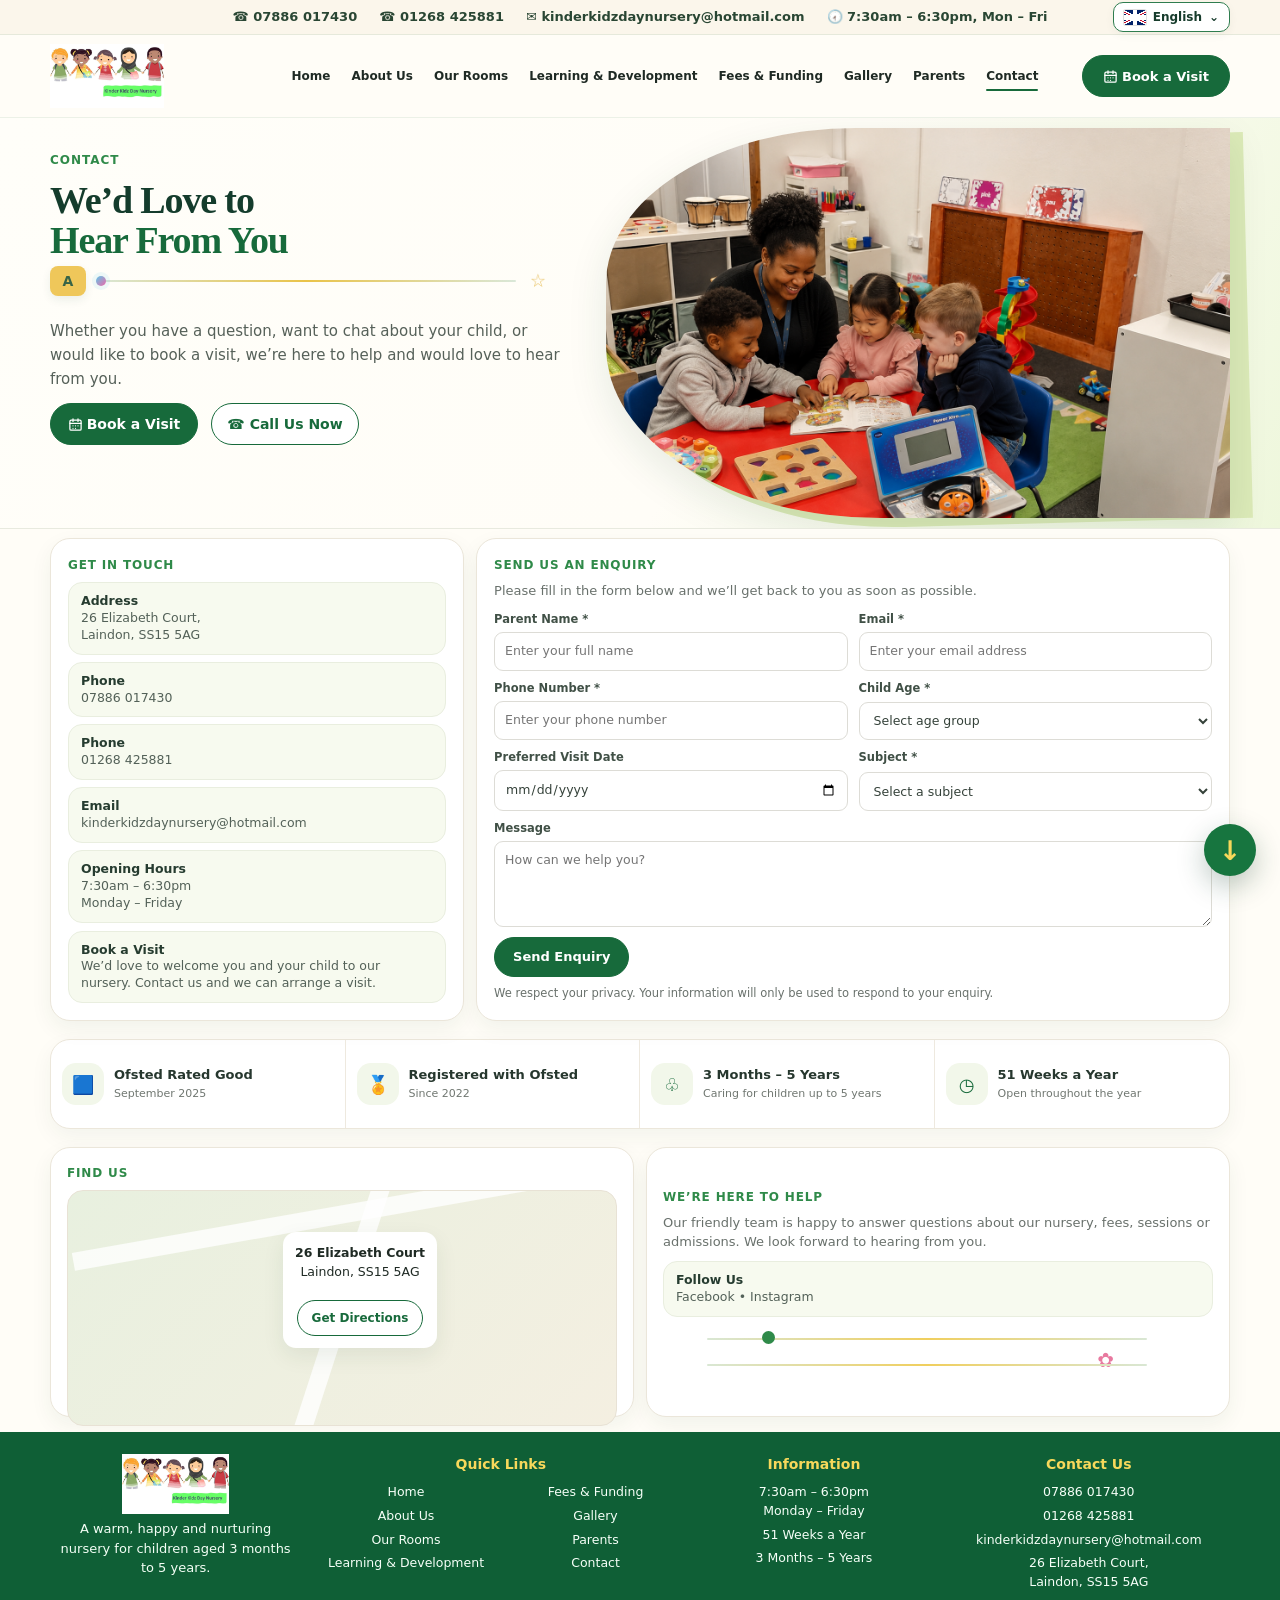
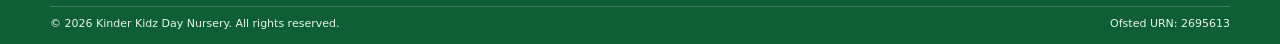
<file: contact.html>
<!DOCTYPE html>
<html lang="en-GB" translate="no" class="notranslate">
<head>
  <meta charset="utf-8" />
<meta name="google" content="notranslate">
<meta http-equiv="Content-Language" content="en-GB">
  <meta name="viewport" content="width=device-width, initial-scale=1" />
  <meta name="description" content="Contact Kinder Kidz Day Nursery in Laindon." />
  <title>Contact | Kinder Kidz Day Nursery</title>
  <link rel="stylesheet" href="css/style.css" />
  <style>
    /* CONTACT v21 — locked to the approved Home/About/Rooms/Gallery geometry. */
    body.contact-page{
      --green:#176a3b;--green2:#2f8a49;--deep:#143c2c;--cream:#fffdf7;--gold:#f7d85b;--pink:#e9799f;--muted:#5f6761;--line:#e8e2d5;
      --kk-topbar-font:13px;--kk-nav-font:13px;--kk-header-btn-font:14px;--kk-eyebrow-font:12px;--kk-hero-title-font:50px;--kk-hero-body-font:15px;
      margin:0;background:var(--cream);color:#1f2a24;font-family:Inter,ui-sans-serif,system-ui,-apple-system,BlinkMacSystemFont,"Segoe UI",sans-serif;font-size:15px;line-height:1.5;max-width:100%;overflow-x:hidden;
    }
    .contact-page *{box-sizing:border-box}.contact-page a{text-decoration:none;color:inherit}.contact-page img{display:block;max-width:100%}.contact-page button,.contact-page input,.contact-page select,.contact-page textarea{font:inherit}.contact-page p{margin:0}.contact-page h1,.contact-page h2,.contact-page h3{margin:0;color:var(--deep);line-height:1.06}.contact-page h1,.contact-page h2{font-family:Georgia,"Times New Roman",serif}
    .contact-page .container{width:min(1180px,calc(100% - 40px));margin:auto}

    /* SAME STATIC TOP BAR / HEADER / NAV / BUTTON FOOTPRINT */
    .contact-page .topbar{background:#fbf6eb;border-bottom:1px solid rgba(23,106,59,.09)}
    .contact-page .topbar .container{min-height:34px;display:flex;align-items:center;justify-content:center;flex-wrap:wrap;gap:22px;padding:7px 0;font-size:var(--kk-topbar-font);line-height:1.25;color:#294633;font-weight:600}
    .contact-page .topbar span{display:flex;align-items:center;gap:8px;white-space:nowrap}
    .contact-page header{position:sticky;top:0;z-index:50;background:rgba(255,253,247,.96);backdrop-filter:blur(10px);border-bottom:1px solid rgba(23,106,59,.08)}
    .contact-page .nav{width:min(1180px,calc(100% - 40px));height:82px;display:flex;align-items:center;gap:24px;margin:auto;padding:0}
    .contact-page .brand{display:flex;align-items:center;min-width:198px;width:198px;flex:0 0 198px}.contact-page .brand img{width:198px;height:64px;object-fit:contain;object-position:left center}
    .contact-page .navlinks{display:flex;align-items:center;justify-content:center;flex:1 1 auto;gap:21px;font-size:var(--kk-nav-font);font-weight:700;line-height:1.2;margin:0;padding:0}
    .contact-page .navlinks a{padding:9px 0;white-space:nowrap;position:relative}.contact-page .navlinks a.active:after,.contact-page .navlinks a:hover:after{content:"";position:absolute;left:0;right:0;bottom:1px;height:2px;background:var(--green);border-radius:999px}
    .contact-page .btn{display:inline-flex;align-items:center;justify-content:center;gap:8px;border-radius:999px;border:1.5px solid var(--green);font-weight:800;cursor:pointer;white-space:nowrap}.contact-page .btn.primary{background:var(--green);color:#fff;border-color:var(--green)}.contact-page .btn.secondary{background:#fff;color:var(--green);border-color:var(--green)}
    .contact-page .header-visit{display:inline-flex;width:148px;min-width:148px;max-width:148px;flex:0 0 148px;height:42px;min-height:42px;padding:0 15px;font-size:var(--kk-header-btn-font);line-height:1;background:var(--green);color:#fff;border-color:var(--green)}
    .contact-page .btn-icon{width:16px;height:16px;display:inline-grid;place-items:center;flex:0 0 16px;line-height:0}.contact-page .btn-icon svg{width:16px;height:16px;display:block}
    .contact-page .menu-btn{display:none;width:44px;height:44px;border:0;border-radius:12px;background:#f2f7ea;color:var(--green);place-items:center;padding:7px;cursor:pointer}.contact-page .menu-btn svg{width:26px;height:26px}

    /* HERO — EXACT SAME STARTING POSITION / TYPE / BUTTON / IMAGE FOOTPRINT */
    .contact-page .hero{padding:0;min-height:410px;overflow:hidden;background:linear-gradient(120deg,#fffef9 0%,#fffdf7 58%,#eef7dc 100%);border-bottom:1px solid #e8eadf}
    .contact-page .hero-grid{width:min(1180px,calc(100% - 40px));display:grid;grid-template-columns:minmax(0,.92fr) minmax(0,1.08fr);align-items:start;gap:24px;min-height:410px;margin:auto;padding:0}
    .contact-page .hero-copy{position:relative;width:100%;min-width:0;min-height:398px;align-self:start;display:grid;grid-template-rows:16px 154px 42px 76px 44px;row-gap:6px;align-content:start;padding:20px 0 0;margin:0}
    .contact-page .hero .eyebrow{font-size:var(--kk-eyebrow-font);line-height:16px;font-weight:900;color:var(--green2);letter-spacing:.08em;text-transform:uppercase;margin:0}
    .contact-page .hero h1{font-family:Georgia,"Times New Roman",serif;font-size:var(--kk-hero-title-font);line-height:1.04;letter-spacing:-.035em;margin:0;color:var(--deep);max-width:520px;align-self:start}
    .contact-page .hero .lead{font-size:var(--kk-hero-body-font);line-height:1.5;color:#566159;max-width:520px;margin:0;align-self:start}
    .contact-page .hero-actions{display:flex;gap:10px;flex-wrap:nowrap;align-items:start;margin:0}.contact-page .hero-actions .btn{width:148px;min-width:148px;height:42px;min-height:42px;padding:0 12px;font-size:14px;line-height:1}
    .contact-page .hero-media{position:relative;align-self:start;width:100%;height:390px;min-height:390px;margin:10px 0 0;padding:0;overflow:visible}
    .contact-page .hero-media:before{content:"";position:absolute;inset:12px -18px -8px 18px;background:#dceab8;border-radius:40% 0 0 44%;transform:rotate(-1.5deg)}
    .contact-page .hero-media img{position:absolute;inset:0;width:100%;height:100%;max-width:none;object-fit:cover;object-position:center;border-radius:40% 0 0 44%;box-shadow:0 14px 40px rgba(20,66,42,.10)}

    /* TWO-ROW TITLE: the same subtle moving two-line filler used on approved two-row heroes. */
    .contact-page .contact-title-gap{position:relative;width:min(540px,98%);height:42px;overflow:hidden;pointer-events:none}
    .contact-page .contact-title-gap:before,.contact-page .contact-title-gap:after{content:"";position:absolute;height:2px;border-radius:999px;background:linear-gradient(90deg,rgba(47,138,73,.12),rgba(247,216,91,.90),rgba(47,138,73,.12))}
    .contact-page .contact-title-gap:before{left:4%;right:25%;top:10px}.contact-page .contact-title-gap:after{left:9%;right:18%;bottom:9px}
    .contact-page .contact-runner{position:absolute;top:5px;left:10%;width:11px;height:11px;border-radius:50%;background:linear-gradient(135deg,#6db5df 0 50%,#e87899 50% 100%);box-shadow:0 0 0 4px rgba(109,181,223,.10);animation:cTravel 4.6s ease-in-out infinite alternate}
    .contact-page .contact-star{position:absolute;right:22%;bottom:1px;color:#e3ac20;font-size:20px;animation:cFloat 2.5s ease-in-out infinite alternate}.contact-page .contact-leaf{position:absolute;right:13%;bottom:2px;color:#67a35c;font-size:18px;animation:cFloat 2.5s .35s ease-in-out infinite alternate}
    @keyframes cTravel{from{transform:translateX(0)}to{transform:translateX(260px)}}@keyframes cFloat{from{transform:translateY(0) rotate(0)}to{transform:translateY(-4px) rotate(8deg)}}

    /* COMPACT CONTACT CONTENT */
    .contact-page .section-tight{padding:9px 0;margin:0}.contact-page .card{background:#fff;border:1px solid #ebe6da;border-radius:20px;box-shadow:0 8px 22px rgba(20,66,42,.06)}
    .contact-page .contact-layout{display:grid;grid-template-columns:.78fr 1.42fr;gap:12px;align-items:stretch}.contact-page .contact-card{padding:17px}.contact-page .contact-card>.eyebrow,.contact-page .map-box>.eyebrow,.contact-page .help-box>.eyebrow{font-size:12px;font-weight:900;color:var(--green2);letter-spacing:.07em;text-transform:uppercase;margin:0 0 8px}
    .contact-page .faq-list{display:grid;gap:7px}.contact-page .inline-note{background:#f7faef;border:1px solid #e9eedf;border-radius:14px;padding:10px 12px;font-size:12.5px;line-height:1.35;color:#536158}.contact-page .inline-note strong{color:#263c30}
    .contact-page .muted{color:#69716c;font-size:13px;line-height:1.45}
    .contact-page .form-grid{display:grid;grid-template-columns:1fr 1fr;gap:9px 11px}.contact-page .field{display:grid;gap:4px}.contact-page .field.full{grid-column:1/-1}.contact-page label{font-size:11.5px;font-weight:800;color:#405046}.contact-page input,.contact-page select,.contact-page textarea{width:100%;border:1px solid #dddcd6;border-radius:9px;background:#fff;padding:9px 10px;font-size:12.5px;color:#35423a;outline:none}.contact-page textarea{min-height:86px;resize:vertical}.contact-page input:focus,.contact-page select:focus,.contact-page textarea:focus{border-color:#80b48e;box-shadow:0 0 0 3px rgba(47,138,73,.09)}
    .contact-page form .btn{height:40px;padding:0 18px;font-size:13px}

    /* SAME SMALL OFSTED CARD TYPE SCALE AS OTHER PAGES */
    .contact-page .stats-compact{display:grid;grid-template-columns:repeat(4,1fr);gap:0;border:1px solid #ece7db;border-radius:20px;overflow:hidden;background:#fff;box-shadow:0 8px 22px rgba(20,66,42,.05)}
    .contact-page .stat-item{min-height:88px;padding:12px 11px;display:flex;align-items:center;gap:10px;border-right:1px solid #eee9df}.contact-page .stat-item:last-child{border-right:0}.contact-page .stat-item .icon{width:42px;height:42px;flex:0 0 42px;border-radius:14px;display:grid;place-items:center;background:#f2f7ea;font-size:18px}.contact-page .stat-item b{display:block;font-size:13px;line-height:1.25;color:#26372e}.contact-page .stat-item small{display:block;margin-top:3px;font-size:11px;line-height:1.3;color:#707771}
    .contact-page .map-panel{display:grid;grid-template-columns:1fr 1fr;gap:12px}.contact-page .map-box,.contact-page .help-box{padding:16px}.contact-page .fake-map{position:relative;min-height:210px;border-radius:16px;overflow:hidden;background:linear-gradient(135deg,#e8f0df,#f4efe1);display:grid;place-items:center}.contact-page .fake-map:before,.contact-page .fake-map:after{content:"";position:absolute;background:rgba(255,255,255,.8);transform:rotate(-10deg)}.contact-page .fake-map:before{width:130%;height:18px}.contact-page .fake-map:after{width:18px;height:130%;transform:rotate(18deg)}.contact-page .pin{position:absolute;z-index:2;top:42px;right:32%;font-size:32px}.contact-page .map-address{position:relative;z-index:3;background:#fff;border-radius:13px;padding:12px;text-align:center;font-size:12.5px;box-shadow:0 8px 22px rgba(20,66,42,.08)}.contact-page .map-address .btn{height:36px;padding:0 14px;font-size:12px}
    .contact-page .help-box{display:flex;flex-direction:column;justify-content:center}.contact-page .help-animation{height:50px;position:relative;margin-top:9px}.contact-page .help-animation:before,.contact-page .help-animation:after{content:"";position:absolute;left:8%;right:12%;height:2px;border-radius:99px;background:linear-gradient(90deg,#d9e7d4,#f0cf5e,#d9e7d4)}.contact-page .help-animation:before{top:12px}.contact-page .help-animation:after{bottom:10px}.contact-page .help-animation span{position:absolute;left:18%;top:5px;width:13px;height:13px;border-radius:50%;background:#2f8a49;animation:hMove 4s ease-in-out infinite alternate}.contact-page .help-animation i{position:absolute;right:18%;bottom:1px;font-style:normal;color:#e8799f;font-size:20px;animation:cFloat 2.3s ease-in-out infinite alternate}@keyframes hMove{to{transform:translateX(230px)}}

    /* SAME FOOTER GEOMETRY */
    .contact-page footer{background:#0f5f36;color:#fff;padding:22px 0 12px;margin-top:6px}.contact-page .footer-grid{display:grid;grid-template-columns:1.05fr 1.5fr .95fr 1.18fr;gap:20px;align-items:start}.contact-page .footer-grid>div{text-align:center;min-width:0}.contact-page .footer-brand img{width:168px;height:60px;object-fit:contain;margin:0 auto 5px}.contact-page .footer-brand p{max-width:240px;margin:0 auto;font-size:13px;color:#f4fff6}.contact-page .footer-title{font-size:14px;font-weight:900;margin-bottom:8px;color:var(--gold);text-align:center}.contact-page .footer-list{display:grid;gap:5px;font-size:12.5px;justify-items:center;text-align:center;color:#f6fff8}.contact-page .footer-links-2{display:grid;grid-template-columns:1fr 1fr;gap:0 20px}.contact-page .footer-bottom{display:flex;justify-content:space-between;gap:14px;margin-top:14px;padding-top:9px;border-top:1px solid rgba(255,255,255,.2);font-size:11px;color:#e7f4ea}
    .contact-page .scroll-top{position:fixed;right:22px;bottom:20px;width:48px;height:48px;border:0;border-radius:50%;background:var(--green);color:var(--gold);font-size:22px;font-weight:900;box-shadow:0 10px 26px rgba(0,0,0,.15);cursor:pointer;z-index:60}

    @media(max-width:980px){
      .contact-page .nav{height:76px;gap:16px}.contact-page .brand img{width:180px;height:58px}.contact-page .nav>.desktop-only{display:none}.contact-page .menu-btn{display:grid}
      .contact-page .hero{min-height:0;padding:4px 0 8px}.contact-page .hero-grid{grid-template-columns:1fr;gap:12px;min-height:0}.contact-page .hero-copy{min-height:0;grid-template-rows:auto auto 40px auto auto;padding:8px 0 0}.contact-page .hero h1{font-size:42px}.contact-page .hero-media{height:330px;min-height:330px;margin:0}
      .contact-page .contact-layout,.contact-page .map-panel{grid-template-columns:1fr}.contact-page .stats-compact{grid-template-columns:1fr 1fr}.contact-page .footer-grid{grid-template-columns:1fr 1fr}.contact-page .footer-brand{grid-column:1/-1}
    }
    @media(max-width:620px){
      .contact-page .container{width:calc(100% - 28px)}.contact-page .topbar{display:none}.contact-page .nav{width:calc(100% - 28px);height:70px;gap:10px}.contact-page .brand{min-width:0;width:auto;flex:1 1 auto}.contact-page .brand img{width:156px;height:52px}.contact-page .navlinks{position:fixed;left:auto;right:0;width:min(46vw,190px);top:70px;max-height:calc(100vh - 70px);overflow:auto;flex-direction:column;align-items:stretch;justify-content:flex-start;padding:9px 12px 14px;gap:0;background:#fffdf7;border-left:1px solid #e9e5dc;border-bottom:1px solid #e9e5dc;border-radius:0 0 0 18px;box-shadow:-12px 16px 30px rgba(0,0,0,.10)}.contact-page .navlinks a{width:100%;font-size:12.5px;padding:7px 3px;line-height:1.24;text-align:left}.contact-page .menu-btn{width:40px;height:40px;border-radius:11px;padding:5px}
      .contact-page .hero-grid{width:calc(100% - 28px)}.contact-page .hero-copy{grid-template-rows:auto auto 36px auto auto;row-gap:7px}.contact-page .hero .eyebrow{font-size:11px;line-height:14px}.contact-page .hero h1{font-size:34px;line-height:1.04}.contact-page .contact-title-gap{width:100%;height:36px}.contact-page .contact-title-gap:before{top:8px}.contact-page .contact-title-gap:after{bottom:8px}.contact-page .hero .lead{font-size:14.5px;line-height:1.5}.contact-page .hero-actions{display:grid;grid-template-columns:1fr;gap:8px}.contact-page .hero-actions .btn{width:100%;height:44px}.contact-page .hero-media{height:270px;min-height:270px;border-radius:28px}.contact-page .hero-media:before{inset:9px -7px -7px 11px;border-radius:28px}.contact-page .hero-media img{border-radius:28px}
      .contact-page .section-tight{padding:8px 0}.contact-page .contact-card,.contact-page .map-box,.contact-page .help-box{padding:13px}.contact-page .form-grid{grid-template-columns:1fr}.contact-page .field.full{grid-column:auto}.contact-page .stats-compact{grid-template-columns:1fr 1fr}.contact-page .stat-item{min-height:78px;padding:10px 8px}.contact-page footer{padding:18px 0 10px}.contact-page .footer-grid{grid-template-columns:1fr;gap:16px}.contact-page .footer-brand{grid-column:auto}.contact-page .footer-brand img{width:154px;height:58px}.contact-page .footer-links-2{gap:0 12px}.contact-page .footer-bottom{flex-direction:column;align-items:center;text-align:center;gap:4px;margin-top:10px}.contact-page .scroll-top{width:44px;height:44px;right:18px;bottom:18px}
    }
    @media(prefers-reduced-motion:reduce){.contact-page .contact-title-gap *,.contact-page .help-animation *{animation:none!important}}
  

    /* ============================================================
       CONTACT HERO ALIGNMENT v22
       Match the approved About Us hero geometry exactly.
       Only the Contact hero flow/animation/buttons are adjusted.
       ============================================================ */
    @media (min-width:981px){
      .contact-page .hero-copy{
        grid-template-rows:16px 164px 76px 44px!important;
        row-gap:8px!important;
        min-height:398px!important;
        padding:20px 0 0!important;
      }
      .contact-page .hero .eyebrow{
        font-size:12px!important;
        line-height:16px!important;
        margin:0!important;
        padding:0!important;
      }
      .contact-page .hero h1{
        font-size:50px!important;
        line-height:1.04!important;
        letter-spacing:-.03em!important;
        max-width:520px!important;
        margin:0!important;
        padding:0!important;
      }
      .contact-page .hero .lead{
        font-size:15px!important;
        line-height:1.5!important;
        max-width:520px!important;
        margin:0!important;
        padding:0!important;
        align-self:start!important;
      }
      /* The two-line animation occupies the same visual gap as About Us,
         but does not push the paragraph or buttons downward. */
      .contact-page .contact-title-gap{
        position:absolute!important;
        left:0!important;
        top:142px!important;
        width:min(540px,98%)!important;
        height:58px!important;
        margin:0!important;
        overflow:visible!important;
        pointer-events:none!important;
      }
      .contact-page .contact-title-gap:before{
        left:6%!important;
        right:26%!important;
        top:11px!important;
        bottom:auto!important;
        height:2px!important;
      }
      .contact-page .contact-title-gap:after{
        left:8%!important;
        right:20%!important;
        top:auto!important;
        bottom:11px!important;
        height:2px!important;
      }
      .contact-page .contact-runner{
        top:auto!important;
        bottom:6px!important;
        left:12%!important;
        width:12px!important;
        height:12px!important;
        animation:cTravelV22 4.6s ease-in-out infinite alternate!important;
      }
      .contact-page .contact-star{
        right:10%!important;
        top:1px!important;
        bottom:auto!important;
        font-size:20px!important;
      }
      .contact-page .contact-leaf{
        right:3%!important;
        top:2px!important;
        bottom:auto!important;
        font-size:19px!important;
      }
      .contact-page .hero-actions{
        display:flex!important;
        align-items:flex-start!important;
        gap:10px!important;
        margin:0!important;
        padding:0!important;
        flex-wrap:nowrap!important;
      }
      .contact-page .hero-actions .btn{
        width:148px!important;
        min-width:148px!important;
        max-width:148px!important;
        height:42px!important;
        min-height:42px!important;
        padding:0 12px!important;
        font-size:14px!important;
        line-height:1!important;
      }
    }
    @keyframes cTravelV22{
      from{transform:translateX(0) rotate(0deg)}
      to{transform:translateX(235px) rotate(260deg)}
    }

    @media (max-width:620px){
      .contact-page .hero{padding:0!important;min-height:0!important}
      .contact-page .hero-grid{
        width:calc(100% - 28px)!important;
        display:flex!important;
        flex-direction:column!important;
        align-items:stretch!important;
        gap:14px!important;
        margin:auto!important;
        padding:4px 0 8px!important;
        min-height:0!important;
      }
      .contact-page .hero-copy{
        width:100%!important;
        min-height:0!important;
        display:grid!important;
        grid-template-rows:14px 108px 46px 92px 92px!important;
        row-gap:6px!important;
        align-content:start!important;
        padding:0!important;
        margin:0!important;
      }
      .contact-page .hero .eyebrow{font-size:11px!important;line-height:14px!important;margin:0!important;padding:0!important}
      .contact-page .hero h1{font-size:34px!important;line-height:1.04!important;letter-spacing:-.025em!important;max-width:none!important;margin:0!important;padding:0!important}
      .contact-page .contact-title-gap{
        position:relative!important;
        left:auto!important;
        top:auto!important;
        width:100%!important;
        height:46px!important;
        margin:2px 0 6px!important;
        overflow:visible!important;
      }
      .contact-page .contact-title-gap:before{
        left:10%!important;
        right:28%!important;
        top:10px!important;
        bottom:auto!important;
      }
      .contact-page .contact-title-gap:after{
        left:10%!important;
        right:18%!important;
        top:27px!important;
        bottom:auto!important;
      }
      .contact-page .contact-runner{
        top:22px!important;
        bottom:auto!important;
        left:13%!important;
        width:11px!important;
        height:11px!important;
        animation:cTravelMobileV22 4.4s ease-in-out infinite alternate!important;
      }
      .contact-page .contact-star{right:19%!important;top:0!important;bottom:auto!important;font-size:18px!important}
      .contact-page .contact-leaf{right:10%!important;top:1px!important;bottom:auto!important;font-size:18px!important}
      .contact-page .hero .lead{font-size:14.5px!important;line-height:1.5!important;max-width:none!important;margin:0!important;padding:0!important;align-self:start!important}
      .contact-page .hero-actions{display:grid!important;grid-template-columns:1fr!important;gap:8px!important;align-content:start!important;margin:0!important;padding:0!important}
      .contact-page .hero-actions .btn{width:100%!important;min-width:0!important;max-width:none!important;height:42px!important;min-height:42px!important;padding:0 14px!important;font-size:14px!important}
      .contact-page .hero-media{height:270px!important;min-height:270px!important;margin:0!important}
    }
    @media (max-width:420px){
      .contact-page .hero-grid{width:calc(100% - 22px)!important}
      .contact-page .hero-copy{grid-template-rows:14px 104px 42px 92px 92px!important}
      .contact-page .hero h1{font-size:32px!important}
      .contact-page .contact-title-gap{height:42px!important;margin:1px 0 5px!important}
      .contact-page .contact-title-gap:before{left:12%!important;right:30%!important;top:8px!important}
      .contact-page .contact-title-gap:after{left:12%!important;right:20%!important;top:24px!important}
      .contact-page .contact-runner{top:19px!important;left:15%!important}
    }
    @keyframes cTravelMobileV22{
      from{transform:translateX(0) rotate(0deg)}
      to{transform:translateX(190px) rotate(260deg)}
    }

  </style>

<style id="kk-scroll-nav-v23">
/* Exact arrow-button styling used by the completed Fees & Funding / Gallery pages. */
.contact-page .scroll-nav-btn{position:fixed;right:24px;bottom:24px;z-index:70;width:52px;height:52px;border:0;border-radius:50%;display:grid;place-items:center;background:#17753f;color:#f7d85b;font-size:27px;font-weight:800;line-height:1;box-shadow:0 10px 28px rgba(18,60,43,.28);cursor:pointer;transition:transform .2s ease,background .2s ease;padding:0}
.contact-page .scroll-nav-btn:hover{transform:translateY(-2px);background:#0d5f33}
.contact-page .scroll-nav-btn:focus-visible{outline:3px solid #f7d85b;outline-offset:3px}
@media(max-width:760px){.contact-page .scroll-nav-btn{width:46px;height:46px;right:16px;bottom:18px;font-size:24px}}
#enquiry-form{scroll-margin-top:104px}
</style>

<!-- v28: mobile-only card spacing normalization; desktop intentionally untouched -->
<style>
@media (max-width:620px){
  .contact-layout,
  .stats-compact,
  .map-panel,
  .faq-list{
    row-gap:10px!important;
  }
  .contact-layout > *,
  .stats-compact > *,
  .map-panel > *,
  .faq-list > *{
    margin-top:0!important;
    margin-bottom:0!important;
  }
}
</style>


<style id="mobile-hero-buttons-one-row-v29">
/* MOBILE ONLY: keep the two main hero action buttons compact and on one row. Desktop is unchanged. */
@media (max-width:620px){
  .hero .hero-actions,
  .learning-hero .hero-actions,
  .fees-page .hero > .container .hero-actions,
  .gallery-page .hero > .container .hero-actions,
  .parents-page .hero > .container .hero-actions,
  .contact-page .hero > .container .hero-actions{
    display:grid!important;
    grid-template-columns:minmax(0,1fr) minmax(0,1fr)!important;
    gap:8px!important;
    width:100%!important;
    align-items:center!important;
    align-content:start!important;
    flex-wrap:nowrap!important;
  }
  .hero .hero-actions .btn,
  .learning-hero .hero-actions .btn,
  .fees-page .hero > .container .hero-actions .btn,
  .gallery-page .hero > .container .hero-actions .btn,
  .parents-page .hero > .container .hero-actions .btn,
  .contact-page .hero > .container .hero-actions .btn{
    width:100%!important;
    min-width:0!important;
    max-width:none!important;
    height:40px!important;
    min-height:40px!important;
    padding:0 8px!important;
    font-size:12.5px!important;
    line-height:1!important;
    gap:6px!important;
    white-space:nowrap!important;
  }
  .hero .hero-actions .btn-icon,
  .learning-hero .hero-actions .btn-icon,
  .fees-page .hero > .container .hero-actions .btn-icon,
  .gallery-page .hero > .container .hero-actions .btn-icon,
  .parents-page .hero > .container .hero-actions .btn-icon,
  .contact-page .hero > .container .hero-actions .btn-icon{
    width:17px!important;
    height:17px!important;
    min-width:17px!important;
  }
  .hero .hero-actions .btn-icon svg,
  .learning-hero .hero-actions .btn-icon svg,
  .fees-page .hero > .container .hero-actions .btn-icon svg,
  .gallery-page .hero > .container .hero-actions .btn-icon svg,
  .parents-page .hero > .container .hero-actions .btn-icon svg,
  .contact-page .hero > .container .hero-actions .btn-icon svg{
    width:17px!important;
    height:17px!important;
  }
}
</style>

<style id="mobile-all-buttons-compact-v30">
/* MOBILE ONLY: use the approved compact hero-button sizing throughout the site. Desktop is untouched. */
@media (max-width:620px){
  /* All normal action buttons use the same compact dimensions as the approved mobile hero buttons. */
  .btn:not(.header-visit){
    height:40px!important;
    min-height:40px!important;
    min-width:0!important;
    max-width:none;
    padding:0 8px!important;
    font-size:12.5px!important;
    line-height:1!important;
    gap:6px!important;
    white-space:nowrap!important;
  }
  .btn:not(.header-visit) .btn-icon{
    width:17px!important;
    height:17px!important;
    min-width:17px!important;
  }
  .btn:not(.header-visit) .btn-icon svg{
    width:17px!important;
    height:17px!important;
  }

  /* Two-button call-to-action areas stay compact and side-by-side, matching the hero. */
  .cta-actions,
  .parent-strip .actions,
  .funding-card .hero-actions,
  .action-banner .actions{
    display:grid!important;
    grid-template-columns:minmax(0,1fr) minmax(0,1fr)!important;
    gap:8px!important;
    width:100%!important;
    align-items:center!important;
  }
  .cta-actions .btn,
  .parent-strip .actions .btn,
  .funding-card .hero-actions .btn,
  .action-banner .actions .btn{
    width:100%!important;
  }

  /* Single utility/form buttons remain compact instead of stretching across the card. */
  form .btn,
  .map-address .btn{
    width:auto!important;
    min-width:148px!important;
  }
}
</style>


<style id="mobile-hero-spacing-tight-v32">
/* MOBILE ONLY: keep the approved animation row, while moving the buttons closer to the paragraph. Desktop is untouched. */
@media (max-width:620px){
  body.contact-page .hero-copy{min-height:0!important;grid-template-rows:14px auto 46px auto 92px!important;row-gap:7px!important;align-content:start!important;}
  body.contact-page .hero-actions{margin:6px 0 0!important;align-self:start!important;}
}
@media (max-width:420px){body.contact-page .hero-copy{grid-template-rows:14px auto 42px auto 92px!important;}}
</style>


<style id="mobile-contact-hero-menu-v33">
/* MOBILE ONLY. Keep the completed desktop layout untouched. */
@media (max-width:620px){
  body.contact-page .hero-grid{
    gap:8px!important;
    padding-bottom:6px!important;
  }
  body.contact-page .hero-copy{
    display:flex!important;
    flex-direction:column!important;
    min-height:0!important;
    height:auto!important;
    gap:0!important;
    padding-top:8px!important;
    margin:0!important;
  }
  body.contact-page .hero .eyebrow{margin:0 0 7px!important;}
  body.contact-page .hero h1{margin:0 0 6px!important;}
  body.contact-page .contact-title-gap{
    position:relative!important;
    width:100%!important;
    height:32px!important;
    min-height:32px!important;
    margin:0 0 7px!important;
    flex:0 0 32px!important;
  }
  body.contact-page .hero .lead{
    margin:0 0 8px!important;
    padding:0!important;
  }
  body.contact-page .hero-actions{
    margin:0!important;
    padding:0!important;
    align-self:stretch!important;
  }
  body.contact-page .hero-media{margin:0!important;}

  /* The drawer must be hidden whenever it does not have the open class. */
  body.contact-page .navlinks{display:none!important;}
  body.contact-page .navlinks.open{display:flex!important;}
}
</style>

<script id="kk-language-bootstrap">(function(){try{var l=localStorage.getItem('kkPreferredLanguage')||'en';if(!/^(en|fr|es|pt|pl)$/.test(l))l='en';document.documentElement.dataset.kkLang=l;document.documentElement.lang='en-GB';document.documentElement.setAttribute('translate','no');if(l!=='en')document.documentElement.classList.add('kk-i18n-pending');setTimeout(function(){document.documentElement.classList.remove('kk-i18n-pending')},1800)}catch(e){}})();</script>
<link rel="stylesheet" href="css/language.css">


<style id="kk-contact-desktop-title-animation-v74">
/* v74 — DESKTOP ONLY.
   Match the approved smaller hero-title scale used on the recent pages and
   keep the animation centred in the fixed vertical gap between title and copy.
   Mobile/tablet rules below 981px are intentionally untouched. */
@media (min-width:981px){
  body.contact-page .hero-copy{
    display:grid!important;
    grid-template-rows:16px 120px 72px 72px 42px!important;
    row-gap:6px!important;
    min-height:398px!important;
    padding:20px 0 0!important;
    align-content:start!important;
  }

  body.contact-page .hero h1,
  body.contact-page #kkHeroTitle{
    font-size:38px!important;
    line-height:1.04!important;
    letter-spacing:-.03em!important;
    max-width:520px!important;
    margin:0!important;
    padding:0!important;
    align-self:start!important;
  }

  body.contact-page .contact-title-gap{
    position:relative!important;
    left:auto!important;
    right:auto!important;
    top:auto!important;
    bottom:auto!important;
    width:min(540px,98%)!important;
    height:72px!important;
    margin:0!important;
    overflow:visible!important;
    align-self:stretch!important;
    pointer-events:none!important;
  }

  /* Two animated guide lines sit symmetrically inside the 72px gap. */
  body.contact-page .contact-title-gap:before{
    left:6%!important;
    right:26%!important;
    top:15px!important;
    bottom:auto!important;
    height:2px!important;
  }
  body.contact-page .contact-title-gap:after{
    left:8%!important;
    right:20%!important;
    top:51px!important;
    bottom:auto!important;
    height:2px!important;
  }
  body.contact-page .contact-runner{
    top:44px!important;
    bottom:auto!important;
    left:12%!important;
    width:12px!important;
    height:12px!important;
    animation:cTravelV22 4.6s ease-in-out infinite alternate!important;
  }
  body.contact-page .contact-star{
    right:10%!important;
    top:8px!important;
    bottom:auto!important;
    font-size:20px!important;
  }
  body.contact-page .contact-leaf{
    right:3%!important;
    top:10px!important;
    bottom:auto!important;
    font-size:19px!important;
  }

  body.contact-page .hero .lead{
    align-self:start!important;
    margin:0!important;
    padding:0!important;
  }
  body.contact-page .hero-actions{
    align-self:start!important;
    margin:0!important;
    padding:0!important;
  }
}

/* Same desktop scaling rule used on the previous corrected page at narrower laptop widths. */
@media (min-width:981px) and (max-width:1199px){
  body.contact-page .hero h1,
  body.contact-page #kkHeroTitle{
    font-size:36px!important;
  }
}
</style>



<style id="kk-desktop-header-font-consistency-v76">
/* v76 — DESKTOP HEADER TYPOGRAPHY ONLY.
   Matches the smaller recent desktop header scale.
   No mobile/tablet rules and no JavaScript changes. */
@media (min-width:981px){
  body .topbar .container{
    font-size:13px!important;
  }
  body header .navlinks,
  body .navlinks{
    font-size:12px!important;
  }
  body header .navlinks a,
  body .navlinks a{
    font-size:12px!important;
  }
  body header .header-visit,
  body header .nav>.btn.primary.desktop-only{
    font-size:13px!important;
  }
  body .kk-lang-desktop .kk-lang-toggle,
  body .kk-lang-desktop .kk-current-name,
  body .kk-lang-desktop .kk-lang-option{
    font-size:12px!important;
  }
}
</style>
</head>
<!-- Kinder Kidz contact desktop consistency rules v86 -->
<body class="contact-page page-contact notranslate" translate="no">
  <div class="topbar"><div class="container"><span>☎ 07886 017430</span><span>☎ 01268 425881</span><span>✉ kinderkidzdaynursery@hotmail.com</span><span>🕢 7:30am – 6:30pm, Mon – Fri</span>
<div class="kk-language-picker kk-lang-desktop" translate="no">
  <button type="button" class="kk-lang-toggle" aria-haspopup="true" aria-expanded="false" aria-label="Choose language">
    <span class="kk-current-flag">🇬🇧</span><span class="kk-current-name">English</span><span class="kk-lang-chevron">⌄</span>
  </button>
  <div class="kk-lang-menu" role="menu">
    <button type="button" class="kk-lang-option" data-lang="en" role="menuitem"><span>🇬🇧</span><span>English</span><b>✓</b></button>
    <button type="button" class="kk-lang-option" data-lang="fr" role="menuitem"><span>🇫🇷</span><span>Français</span><b>✓</b></button>
    <button type="button" class="kk-lang-option" data-lang="es" role="menuitem"><span>🇪🇸</span><span>Español</span><b>✓</b></button>
    <button type="button" class="kk-lang-option" data-lang="pt" role="menuitem"><span>🇵🇹</span><span>Português</span><b>✓</b></button>
    <button type="button" class="kk-lang-option" data-lang="pl" role="menuitem"><span>🇵🇱</span><span>Polski</span><b>✓</b></button>
  </div>
</div>
</div></div>
  <header><div class="nav"><a class="brand" href="index.html"><img src="images/logo.jpg" alt="Kinder Kidz Day Nursery logo"></a><nav class="navlinks" id="navlinks"><a href="index.html">Home</a><a href="about.html">About Us</a><a href="rooms.html">Our Rooms</a><a href="learning.html">Learning &amp; Development</a><a href="fees.html">Fees &amp; Funding</a><a href="gallery.html">Gallery</a><a href="parents.html">Parents</a><a href="contact.html" class="active">Contact</a></nav><a class="btn header-visit desktop-only" href="contact.html?mode=visit#enquiry-form"><span aria-hidden="true" class="btn-icon"><svg fill="none" stroke="currentColor" stroke-linecap="round" stroke-linejoin="round" stroke-width="2" viewBox="0 0 24 24"><rect height="16" rx="2" width="18" x="3" y="5"></rect><path d="M16 3v4M8 3v4M3 10h18"></path><path d="M8 14h.01M12 14h.01M16 14h.01M8 18h.01M12 18h.01"></path></svg></span>Book a Visit</a><div class="kk-language-picker kk-lang-mobile" translate="no">
  <button type="button" class="kk-lang-toggle" aria-haspopup="true" aria-expanded="false" aria-label="Choose language">
    <span class="kk-current-flag">🇬🇧</span><span class="kk-current-name">English</span><span class="kk-lang-chevron">⌄</span>
  </button>
  <div class="kk-lang-menu" role="menu">
    <button type="button" class="kk-lang-option" data-lang="en" role="menuitem"><span>🇬🇧</span><span>English</span><b>✓</b></button>
    <button type="button" class="kk-lang-option" data-lang="fr" role="menuitem"><span>🇫🇷</span><span>Français</span><b>✓</b></button>
    <button type="button" class="kk-lang-option" data-lang="es" role="menuitem"><span>🇪🇸</span><span>Español</span><b>✓</b></button>
    <button type="button" class="kk-lang-option" data-lang="pt" role="menuitem"><span>🇵🇹</span><span>Português</span><b>✓</b></button>
    <button type="button" class="kk-lang-option" data-lang="pl" role="menuitem"><span>🇵🇱</span><span>Polski</span><b>✓</b></button>
  </div>
</div>
<button class="menu-btn" id="menuBtn" aria-label="Open menu" aria-controls="navlinks" aria-expanded="false"><svg viewBox="0 0 24 24" fill="none" stroke="currentColor" stroke-width="2.2" stroke-linecap="round"><path d="M3 6h18"/><path d="M3 12h18"/><path d="M3 18h18"/></svg></button></div></header>

  <main>
    <section class="hero">
      <div class="hero-grid">
        <div class="hero-copy">
          <div class="eyebrow">Contact</div>
          <h1 id="kkHeroTitle">We’d Love to<br><span style="color:var(--green)">Hear From You</span></h1>
          <div class="contact-title-gap" aria-hidden="true"><span class="contact-runner"></span><span class="contact-star">☆</span><span class="contact-leaf">⌁</span></div>
          <p class="lead">Whether you have a question, want to chat about your child, or would like to book a visit, we’re here to help and would love to hear from you.</p>
          <div class="hero-actions"><a class="btn primary" href="contact.html?mode=visit#enquiry-form"><span aria-hidden="true" class="btn-icon"><svg fill="none" stroke="currentColor" stroke-linecap="round" stroke-linejoin="round" stroke-width="2" viewBox="0 0 24 24"><rect height="16" rx="2" width="18" x="3" y="5"></rect><path d="M16 3v4M8 3v4M3 10h18"></path><path d="M8 14h.01M12 14h.01M16 14h.01M8 18h.01M12 18h.01"></path></svg></span>Book a Visit</a><a class="btn secondary" href="tel:07886017430">☎ Call Us Now</a></div>
        </div>
        <div class="hero-media"><img src="images/storytime-mixed-race.png" alt="Kinder Kidz nursery staff and families"></div>
      </div>
    </section>

    <section class="section-tight" id="enquiry"><div class="container contact-layout">
      <div class="card contact-card"><div class="eyebrow">Get in Touch</div><div class="faq-list">
        <div class="inline-note"><strong>Address</strong><br>26 Elizabeth Court,<br>Laindon, SS15 5AG</div><div class="inline-note"><strong>Phone</strong><br>07886 017430</div><div class="inline-note"><strong>Phone</strong><br>01268 425881</div><div class="inline-note"><strong>Email</strong><br>kinderkidzdaynursery@hotmail.com</div><div class="inline-note"><strong>Opening Hours</strong><br>7:30am – 6:30pm<br>Monday – Friday</div>
      </div><div class="inline-note" id="visit" style="margin-top:8px"><strong>Book a Visit</strong><br>We’d love to welcome you and your child to our nursery. Contact us and we can arrange a visit.</div></div>
      <div class="card contact-card" id="enquiry-form"><div class="eyebrow" id="contactFormTitle">Send Us an Enquiry</div><p class="muted" style="margin-bottom:10px">Please fill in the form below and we’ll get back to you as soon as possible.</p><form id="contactEnquiryForm"><div class="form-grid">
        <div class="field"><label for="name">Parent Name *</label><input id="name" type="text" placeholder="Enter your full name"></div><div class="field"><label for="email">Email *</label><input id="email" type="email" placeholder="Enter your email address"></div><div class="field"><label for="phone">Phone Number *</label><input id="phone" type="tel" placeholder="Enter your phone number"></div><div class="field"><label for="age">Child Age *</label><select id="age"><option>Select age group</option><option>3 months to 2 years</option><option>2 years</option><option>3 years to 5 years</option></select></div><div class="field"><label for="visitdate">Preferred Visit Date</label><input id="visitdate" type="date"></div><div class="field"><label for="subject">Subject *</label><select id="subject"><option>Select a subject</option><option>Book a visit</option><option>General enquiry</option><option>Fees &amp; funding</option><option>Availability</option></select></div><div class="field full"><label for="message">Message</label><textarea id="message" placeholder="How can we help you?"></textarea></div>
      </div><div style="margin-top:10px"><button type="submit" class="btn primary" id="contactSubmitBtn">Send Enquiry</button></div><p class="muted" style="margin-top:8px;font-size:11.5px">We respect your privacy. Your information will only be used to respond to your enquiry.</p></form></div>
    </div></section>

    <section class="section-tight"><div class="container"><div class="stats-compact">
      <div class="stat-item"><div class="icon">🟦</div><div><b>Ofsted Rated Good</b><small>September 2025</small></div></div><div class="stat-item"><div class="icon">🏅</div><div><b>Registered with Ofsted</b><small>Since 2022</small></div></div><div class="stat-item"><div class="icon">♧</div><div><b>3 Months – 5 Years</b><small>Caring for children up to 5 years</small></div></div><div class="stat-item"><div class="icon">◷</div><div><b>51 Weeks a Year</b><small>Open throughout the year</small></div></div>
    </div></div></section>

    <section class="section-tight"><div class="container map-panel"><div class="card map-box"><div class="eyebrow">Find Us</div><div class="fake-map"><div class="pin">📍</div><div class="map-address"><strong>26 Elizabeth Court</strong><br>Laindon, SS15 5AG<br><br><a class="btn secondary" href="https://maps.google.com" target="_blank" rel="noopener">Get Directions</a></div></div></div><div class="card help-box"><div class="eyebrow">We’re Here to Help</div><p class="muted">Our friendly team is happy to answer questions about our nursery, fees, sessions or admissions. We look forward to hearing from you.</p><div class="inline-note" style="margin-top:9px"><strong>Follow Us</strong><br>Facebook • Instagram</div><div class="help-animation" aria-hidden="true"><span></span><i>✿</i></div></div></div></section>
  </main>

  <footer><div class="container"><div class="footer-grid"><div class="footer-brand"><img src="images/logo.jpg" alt="Kinder Kidz Day Nursery logo"><p>A warm, happy and nurturing nursery for children aged 3 months to 5 years.</p></div><div><div class="footer-title">Quick Links</div><div class="footer-links-2"><div class="footer-list"><a href="index.html">Home</a><a href="about.html">About Us</a><a href="rooms.html">Our Rooms</a><a href="learning.html">Learning &amp; Development</a></div><div class="footer-list"><a href="fees.html">Fees &amp; Funding</a><a href="gallery.html">Gallery</a><a href="parents.html">Parents</a><a href="contact.html">Contact</a></div></div></div><div><div class="footer-title">Information</div><div class="footer-list"><div>7:30am – 6:30pm<br>Monday – Friday</div><div>51 Weeks a Year</div><div>3 Months – 5 Years</div></div></div><div><div class="footer-title">Contact Us</div><div class="footer-list"><div>07886 017430</div><div>01268 425881</div><div>kinderkidzdaynursery@hotmail.com</div><div>26 Elizabeth Court,<br>Laindon, SS15 5AG</div></div></div></div><div class="footer-bottom"><span>© 2026 Kinder Kidz Day Nursery. All rights reserved.</span><span>Ofsted URN: 2695613</span></div></div></footer>
  <button aria-label="Scroll down" class="scroll-nav-btn" id="scrollNavBtn" title="Scroll down" type="button">↓</button>
  <script src="js/script.js"></script>
<script id="kk-scroll-nav-script-v23">
(function(){
  const scrollNavBtn=document.getElementById('scrollNavBtn');
  if(!scrollNavBtn) return;
  function updateScrollNav(){
    const moved=window.scrollY>90;
    scrollNavBtn.textContent=moved?'↑':'↓';
    scrollNavBtn.setAttribute('aria-label',moved?'Back to top':'Scroll down');
    scrollNavBtn.title=moved?'Back to top':'Scroll down';
  }
  scrollNavBtn.addEventListener('click',function(){
    if(window.scrollY>90){
      window.scrollTo({top:0,behavior:'smooth'});
    }else{
      const target=document.querySelector('main > section:nth-of-type(2)') || document.querySelector('main');
      if(!target) return;
      const header=document.querySelector('header');
      const top=target.getBoundingClientRect().top+window.scrollY-(header?header.offsetHeight+8:8);
      window.scrollTo({top:Math.max(0,top),behavior:'smooth'});
    }
  });
  window.addEventListener('scroll',updateScrollNav,{passive:true});
  updateScrollNav();
})();
</script>


<script id="kk-contact-form-mode-v27">
(function(){
  const params=new URLSearchParams(window.location.search);
  const mode=params.get('mode');
  const title=document.getElementById('contactFormTitle');
  const submit=document.getElementById('contactSubmitBtn');
  const subject=document.getElementById('subject');
  if(!title || !submit) return;
  if(mode==='visit'){
    title.textContent='Book a Visit';
    submit.textContent='Request a Visit';
    if(subject) subject.value='Book a visit';
  }else{
    title.textContent='Send Us an Enquiry';
    submit.textContent='Send Enquiry';
    if(mode==='enquiry' && subject) subject.value='General enquiry';
  }
})();
</script>

<script id="mobile-menu-close-v32">
(function(){
  function setupMobileMenuClose(){
    var nav=document.getElementById('navlinks');
    var btn=document.getElementById('menuBtn');
    if(!nav||!btn) return;
    function closeMenu(){nav.classList.remove('open');btn.setAttribute('aria-expanded','false');}
    closeMenu();
    nav.querySelectorAll('a').forEach(function(link){link.addEventListener('click',closeMenu);});
    window.addEventListener('pageshow',closeMenu);
    document.addEventListener('click',function(e){
      if((window.innerWidth<=980 || (window.matchMedia&&window.matchMedia("(orientation:portrait) and (min-width:700px) and (max-width:1180px)").matches)) && nav.classList.contains('open') && !nav.contains(e.target) && !btn.contains(e.target)) closeMenu();
    });
  }
  if(document.readyState==='loading') document.addEventListener('DOMContentLoaded',setupMobileMenuClose);
  else setupMobileMenuClose();
})();
</script>


<script id="mobile-current-menu-close-v33">
(function(){
  function init(){
    var nav=document.getElementById('navlinks');
    var btn=document.getElementById('menuBtn');
    if(!nav||!btn) return;
    function close(){
      nav.classList.remove('open');
      btn.setAttribute('aria-expanded','false');
    }
    close();
    nav.addEventListener('click',function(e){
      var link=e.target.closest('a');
      if(!link) return;
      var current=link.classList.contains('active');
      close();
      if(current){
        e.preventDefault();
        e.stopImmediatePropagation();
      }
    },true);
    window.addEventListener('pageshow',close);
  }
  if(document.readyState==='loading') document.addEventListener('DOMContentLoaded',init);
  else init();
})();
</script>

<script src="js/language.js"></script>

<style id="kk-v87-desktop-hero-consistency">
/* ================================================================
   v87 — FINAL DESKTOP HERO FLOW (OUR ROOMS → CONTACT)
   Home and About Us are deliberately untouched.

   Rule:
   • 2 title rows -> exactly ONE moving A-animation occupying row 3.
   • 3 title rows -> NO animation; message follows immediately.
   • 4+ title rows -> NO animation; content moves only by the extra title row(s).
   • Existing old desktop hero animations are hidden so they cannot duplicate.
   • Tablet/mobile (<=980px) is untouched.
   ================================================================ */
@media (min-width:981px){
  html body .hero .hero-copy,
  html body .learning-hero .hero-copy,
  html body.fees-page .fees-hero .hero-copy,
  html body.gallery-page .hero .hero-copy,
  html body.parents-page .hero .hero-copy,
  html body.contact-page .hero .hero-copy{
    --kk-v87-line:42px;
    --kk-v87-title-slot:126px;
    position:relative!important;
    display:grid!important;
    grid-template-columns:520px!important;
    grid-template-rows:17px var(--kk-v87-title-slot) auto 42px!important;
    row-gap:12px!important;
    align-content:start!important;
    align-items:start!important;
    align-self:start!important;
    width:100%!important;
    min-width:0!important;
    min-height:0!important;
    height:auto!important;
    padding:34px 0 0!important;
    margin:0!important;
    overflow:visible!important;
  }

  html body .hero .hero-copy>.eyebrow,
  html body .learning-hero .hero-copy>.eyebrow,
  html body.fees-page .fees-hero .hero-copy>.eyebrow,
  html body.gallery-page .hero .hero-copy>.eyebrow,
  html body.parents-page .hero .hero-copy>.eyebrow,
  html body.contact-page .hero .hero-copy>.eyebrow{
    grid-column:1!important;
    grid-row:1!important;
    position:static!important;
    width:auto!important;
    height:17px!important;
    min-height:17px!important;
    max-height:17px!important;
    margin:0!important;
    padding:0!important;
    font-size:12px!important;
    line-height:17px!important;
    overflow:visible!important;
    transform:none!important;
  }

  html body #kkHeroTitle{
    grid-column:1!important;
    grid-row:2!important;
    position:relative!important;
    display:block!important;
    align-self:start!important;
    width:560px!important;
    max-width:560px!important;
    height:var(--kk-v87-title-slot)!important;
    min-height:var(--kk-v87-title-slot)!important;
    max-height:var(--kk-v87-title-slot)!important;
    margin:0!important;
    padding:0!important;
    font-family:Georgia,"Times New Roman",serif!important;
    font-size:38px!important;
    line-height:42px!important;
    letter-spacing:-.03em!important;
    overflow:visible!important;
    transform:none!important;
  }
  html body #kkHeroTitle br{line-height:inherit!important}

  /* Kill every older DESKTOP title-gap animation. Mobile rules remain untouched. */
  html body .learning-desktop-gap-animation,
  html body .fees-desktop-gap-animation,
  html body .gallery-title-gap,
  html body.contact-page .contact-title-gap,
  html body #kkHeroTitle>.kk-v86-animation-row,
  html body #kkHeroTitle>.kk-title-animation-line{
    display:none!important;
  }

  /* Exactly one replacement animation for a two-row title. */
  html body #kkHeroTitle>.kk-v87-animation-row{
    position:relative!important;
    display:block!important;
    width:520px!important;
    height:42px!important;
    min-height:42px!important;
    max-height:42px!important;
    margin:0!important;
    padding:0!important;
    font-family:Inter,ui-sans-serif,system-ui,-apple-system,BlinkMacSystemFont,"Segoe UI",sans-serif!important;
    font-size:14px!important;
    line-height:42px!important;
    letter-spacing:0!important;
    overflow:visible!important;
    pointer-events:none!important;
  }
  html body #kkHeroTitle .kk-v87-anim{
    position:absolute!important;
    inset:0!important;
    display:flex!important;
    align-items:center!important;
    width:520px!important;
    height:42px!important;
    gap:10px!important;
    pointer-events:none!important;
    overflow:visible!important;
  }
  html body #kkHeroTitle .kk-v87-a{
    flex:0 0 36px!important;
    width:36px!important;
    height:30px!important;
    display:grid!important;
    place-items:center!important;
    border-radius:8px!important;
    background:#efc75a!important;
    color:#376447!important;
    box-shadow:0 4px 10px rgba(30,80,45,.08)!important;
    font-size:14px!important;
    font-weight:900!important;
    line-height:1!important;
  }
  html body #kkHeroTitle .kk-v87-track{
    position:relative!important;
    flex:0 0 420px!important;
    width:420px!important;
    height:2px!important;
    border-radius:999px!important;
    background:linear-gradient(90deg,rgba(46,132,73,.18),rgba(232,190,58,.92),rgba(46,132,73,.18))!important;
    overflow:visible!important;
  }
  html body #kkHeroTitle .kk-v87-dot{
    position:absolute!important;
    left:0!important;
    top:-4px!important;
    width:10px!important;
    height:10px!important;
    border-radius:50%!important;
    background:linear-gradient(135deg,#60c7e8,#eb6aa9)!important;
    box-shadow:0 0 0 4px rgba(96,199,232,.11)!important;
    animation:kkV87DotTravel 2.4s ease-in-out infinite alternate!important;
    animation-play-state:running!important;
    will-change:transform!important;
  }
  html body #kkHeroTitle .kk-v87-star{
    flex:0 0 24px!important;
    width:24px!important;
    text-align:center!important;
    color:#dfaa27!important;
    font-size:18px!important;
    line-height:1!important;
    animation:kkV87StarFloat 1.8s ease-in-out infinite!important;
    animation-play-state:running!important;
  }

  /* Message comes straight after the three-row title zone — no dead vertical space. */
  html body .hero .hero-copy>p,
  html body .learning-hero .hero-copy>p,
  html body.fees-page .fees-hero .hero-copy>p,
  html body.gallery-page .hero .hero-copy>p,
  html body.parents-page .hero .hero-copy>p,
  html body.contact-page .hero .hero-copy>p{
    grid-column:1!important;
    grid-row:3!important;
    position:static!important;
    align-self:start!important;
    width:520px!important;
    max-width:520px!important;
    margin:0!important;
    padding:0!important;
    font-size:15px!important;
    line-height:24px!important;
    transform:none!important;
  }

  html body .hero .hero-copy>.hero-actions,
  html body .learning-hero .hero-copy>.hero-actions,
  html body.fees-page .fees-hero .hero-copy>.hero-actions,
  html body.gallery-page .hero .hero-copy>.hero-actions,
  html body.parents-page .hero .hero-copy>.hero-actions,
  html body.contact-page .hero .hero-copy>.hero-actions{
    grid-column:1!important;
    grid-row:4!important;
    position:static!important;
    display:flex!important;
    align-self:start!important;
    align-items:center!important;
    justify-content:flex-start!important;
    flex-wrap:nowrap!important;
    gap:13px!important;
    width:auto!important;
    height:42px!important;
    min-height:42px!important;
    max-height:42px!important;
    margin:0!important;
    padding:0!important;
    transform:none!important;
  }
  html body .hero .hero-copy>.hero-actions .btn,
  html body .learning-hero .hero-copy>.hero-actions .btn,
  html body.fees-page .fees-hero .hero-copy>.hero-actions .btn,
  html body.gallery-page .hero .hero-copy>.hero-actions .btn,
  html body.parents-page .hero .hero-copy>.hero-actions .btn,
  html body.contact-page .hero .hero-copy>.hero-actions .btn{
    position:static!important;
    display:inline-flex!important;
    align-items:center!important;
    justify-content:center!important;
    width:148px!important;
    min-width:148px!important;
    max-width:148px!important;
    height:42px!important;
    min-height:42px!important;
    max-height:42px!important;
    margin:0!important;
    padding:0 11px!important;
    font-size:13.5px!important;
    line-height:1!important;
    white-space:nowrap!important;
    transform:none!important;
  }
}

@media (min-width:981px) and (max-width:1199px){
  html body .hero .hero-copy,
  html body .learning-hero .hero-copy,
  html body.fees-page .fees-hero .hero-copy,
  html body.gallery-page .hero .hero-copy,
  html body.parents-page .hero .hero-copy,
  html body.contact-page .hero .hero-copy{--kk-v87-line:40px}
  html body #kkHeroTitle{font-size:36px!important;line-height:40px!important}
  html body #kkHeroTitle>.kk-v87-animation-row,
  html body #kkHeroTitle .kk-v87-anim{height:40px!important;min-height:40px!important;max-height:40px!important;line-height:40px!important}
  html body #kkHeroTitle .kk-v87-track{flex-basis:400px!important;width:400px!important}
}

@keyframes kkV87DotTravel{
  0%{transform:translate3d(0,0,0)}
  100%{transform:translate3d(390px,0,0)}
}
@media (min-width:1200px){
  @keyframes kkV87DotTravel{
    0%{transform:translate3d(0,0,0)}
    100%{transform:translate3d(410px,0,0)}
  }
}
@keyframes kkV87StarFloat{
  0%,100%{transform:translateY(0) scale(1) rotate(0deg);opacity:.72}
  50%{transform:translateY(-4px) scale(1.14) rotate(12deg);opacity:1}
}

@media (max-width:980px){
  html body #kkHeroTitle>.kk-v87-animation-row{display:none!important}
}
</style>
<script id="kk-v87-desktop-title-rule">
(function(){
  'use strict';
  const ANIM='kk-v87-animation-row';
  let busy=false;

  function removeInjected(title){
    if(!title) return;
    title.querySelectorAll(':scope > .kk-v86-animation-row, :scope > .kk-title-animation-line, :scope > .'+ANIM).forEach(function(n){n.remove()});
  }

  function measureLines(title){
    if((window.innerWidth<=980 || (window.matchMedia&&window.matchMedia("(orientation:portrait) and (min-width:700px) and (max-width:1180px)").matches))) return 3;
    const clone=title.cloneNode(true);
    clone.removeAttribute('id');
    clone.querySelectorAll('.kk-v86-animation-row,.kk-title-animation-line,.'+ANIM).forEach(function(n){n.remove()});
    const compact=window.innerWidth<1200;
    const size=compact?36:38;
    const lh=compact?40:42;
    clone.style.cssText=[
      'position:absolute','visibility:hidden','pointer-events:none','display:block',
      'height:auto','min-height:0','max-height:none','overflow:visible',
      'width:560px','max-width:560px','white-space:normal','margin:0','padding:0',
      'font-family:Georgia,Times New Roman,serif','font-size:'+size+'px','line-height:'+lh+'px',
      'letter-spacing:-.03em','left:-99999px','top:0'
    ].join(';');
    document.body.appendChild(clone);
    const h=clone.getBoundingClientRect().height;
    clone.remove();
    return Math.max(1,Math.round(h/lh));
  }

  function makeAnimation(){
    const row=document.createElement('span');
    row.className=ANIM;
    row.setAttribute('aria-hidden','true');
    row.innerHTML='<span class="kk-v87-anim"><span class="kk-v87-a">A</span><span class="kk-v87-track"><span class="kk-v87-dot"></span></span><span class="kk-v87-star">☆</span></span>';
    return row;
  }

  function apply(){
    if(busy) return;
    const title=document.getElementById('kkHeroTitle');
    const copy=title && title.closest('.hero-copy');
    if(!title || !copy) return;
    busy=true;
    try{
      removeInjected(title);
      if((window.innerWidth<=980 || (window.matchMedia&&window.matchMedia("(orientation:portrait) and (min-width:700px) and (max-width:1180px)").matches))){
        copy.style.removeProperty('--kk-v87-title-slot');
        delete copy.dataset.kkV87TitleLines;
        return;
      }
      let lines=measureLines(title);
      lines=Math.max(1,Math.min(7,lines));
      const linePx=window.innerWidth<1200?40:42;
      const slotLines=lines<=3?3:lines;
      copy.style.setProperty('--kk-v87-title-slot',(slotLines*linePx)+'px');
      copy.dataset.kkV87TitleLines=String(lines);
      if(lines===2) title.appendChild(makeAnimation());
    }finally{busy=false;}
  }

  function settle(){
    requestAnimationFrame(function(){requestAnimationFrame(apply)});
    [50,180,420,760].forEach(function(ms){setTimeout(apply,ms)});
  }

  function init(){
    const title=document.getElementById('kkHeroTitle');
    if(!title) return;
    settle();
    const obs=new MutationObserver(function(muts){
      if(busy) return;
      const external=muts.some(function(m){
        const target=m.target.nodeType===1?m.target:m.target.parentElement;
        return !(target && target.closest && target.closest('.'+ANIM));
      });
      if(external) settle();
    });
    obs.observe(title,{subtree:true,childList:true,characterData:true});
    document.querySelectorAll('.kk-lang-option').forEach(function(btn){
      btn.addEventListener('click',function(){setTimeout(settle,20)});
    });
    document.addEventListener('kk:languagechange',settle);
    window.addEventListener('pageshow',settle);
    window.addEventListener('resize',settle,{passive:true});
  }
  if(document.readyState==='loading') document.addEventListener('DOMContentLoaded',init,{once:true});
  else init();
})();
</script>
<link rel="stylesheet" href="css/tablet-portrait.css" data-kk-tablet-portrait="1">
<link rel="stylesheet" href="css/mobile-landscape.css" data-kk-mobile-landscape="1">
</body>
</html>
</file>
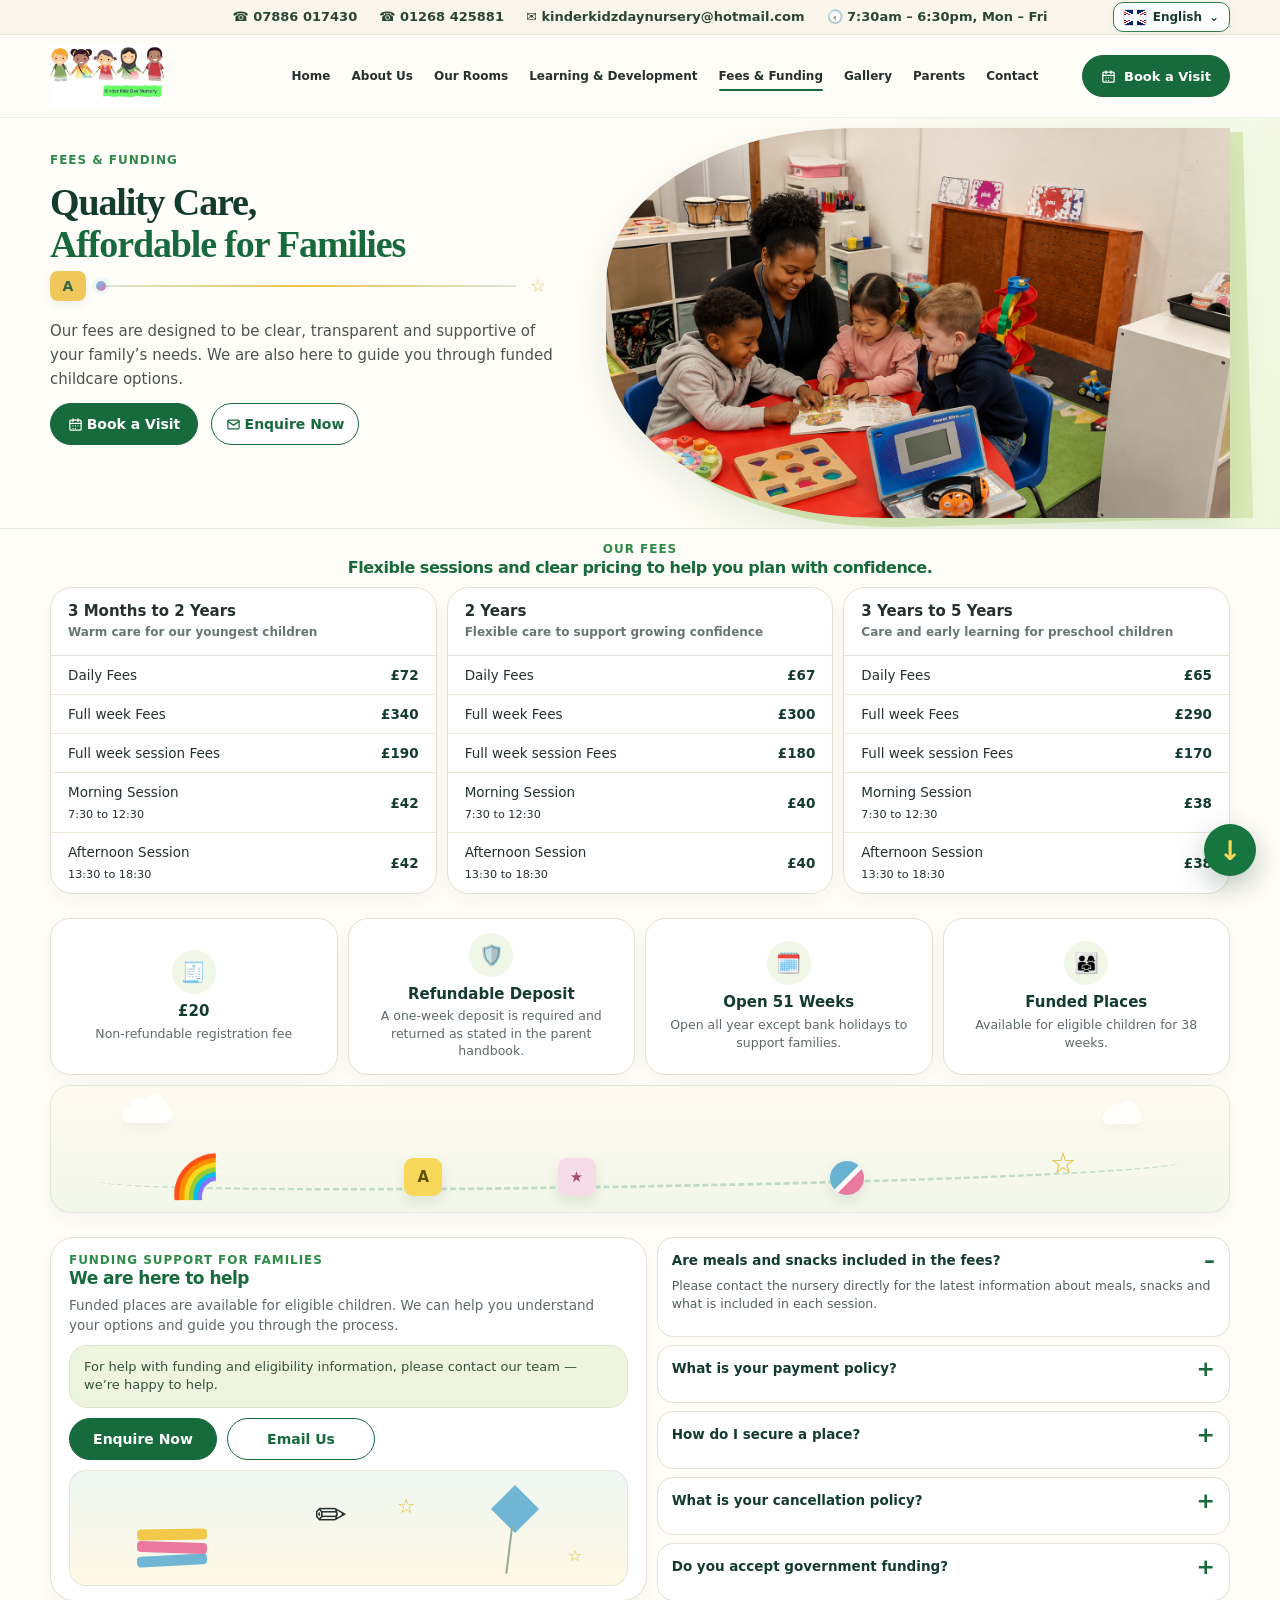
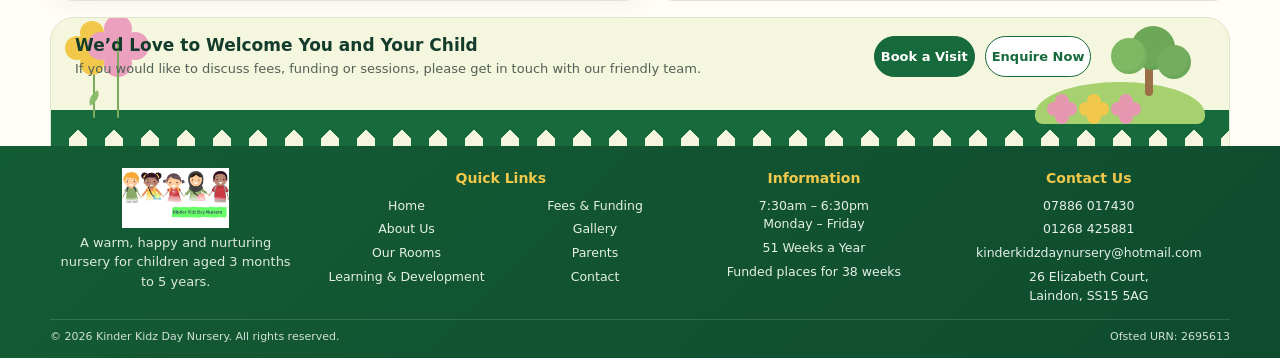
<file: fees.html>
<!DOCTYPE html>
<html lang="en-GB" translate="no" class="notranslate">
<head>
  <meta charset="utf-8" />
<meta name="google" content="notranslate">
<meta http-equiv="Content-Language" content="en-GB">
  <meta name="viewport" content="width=device-width, initial-scale=1" />
  <meta name="description" content="Fees and funding information for Kinder Kidz Day Nursery." />
  <title>Fees &amp; Funding | Kinder Kidz Day Nursery</title>
  <link rel="stylesheet" href="css/style.css" />

  <style>
    /* ============================================================
       FEES & FUNDING — CONSISTENCY PASS
       Home / About Us / Our Rooms / Learning = visual reference.
       These rules are intentionally page-scoped so the rest of the
       website is not affected when only fees.html is replaced.
       ============================================================ */

    body.fees-page{
      --fees-green:#176a3b;
      --fees-green2:#2f8a49;
      --fees-deep:#143c2c;
      --fees-gold:#f7d85b;
      --fees-pink:#e9799f;
      --fees-blue:#70b5d4;
      --fees-line:#e8e2d5;
      --fees-shadow:0 12px 30px rgba(18,60,43,.08);
      font-size:15px;
      line-height:1.5;
    }

    /* ---------- DESKTOP HEADER ONLY ----------
       Responsive header/menu geometry comes from the same shared files as Home:
       style.css, tablet-portrait.css and mobile-landscape.css. */
    @media (min-width:981px){
      .fees-page .topbar{background:#fbf6eb;border-bottom:1px solid rgba(23,106,59,.09)}
      .fees-page .topbar .container{
        display:flex;flex-wrap:wrap;justify-content:center;align-items:center;
        gap:22px;padding:7px 0;font-size:13px;line-height:1.25;
        color:#294633;font-weight:600;
      }
      .fees-page .topbar span{display:flex;align-items:center;gap:8px;white-space:nowrap}
      .fees-page .nav{height:82px;gap:24px;align-items:center}
      .fees-page .brand{min-width:198px;display:flex;align-items:center}
      .fees-page .brand img{width:198px;height:64px;object-fit:contain;object-position:left center}
      .fees-page .navlinks{gap:21px;font-size:13px;font-weight:700;line-height:1.2}
      .fees-page .navlinks a{padding:9px 0;white-space:nowrap}
      .fees-page .nav>.btn.primary.desktop-only{
        padding:12px 20px;min-height:42px;font-size:14px;line-height:1;
        gap:8px;background:var(--fees-green);border-color:var(--fees-green);color:#fff;
      }
    }

    /* ---------- SAME HERO GEOMETRY / TYPE SCALE ---------- */
    .fees-page .hero{
      padding:10px 0 10px;
      background:linear-gradient(120deg,#fffef9 0%,#fffdf7 58%,#eef7dc 100%);
      overflow:hidden;
    }
    .fees-page .hero-grid{
      display:grid;grid-template-columns:.86fr 1.14fr;gap:24px;align-items:center;
    }
    .fees-page .hero-copy{align-self:start;padding-top:34px;margin:0}
    .fees-page .eyebrow{
      font-size:12px;line-height:1.2;font-weight:900;color:#2f8a49;
      letter-spacing:.08em;text-transform:uppercase;margin:0 0 9px;
    }
    .fees-page h1{
      font-family:Georgia,"Times New Roman",serif;
      font-size:clamp(40px,4.2vw,60px);line-height:1.06;
      letter-spacing:-.035em;margin:0;color:var(--fees-deep);
    }
    .fees-page .hero-copy .lead{
      font-size:17px;line-height:1.5;color:#47554d;max-width:520px;
      margin:15px 0 20px;
    }
    .fees-page .hero-actions{display:flex;gap:10px;flex-wrap:wrap}
    .fees-page .hero-actions .btn{
      width:auto;padding:12px 20px;min-height:44px;font-size:14px;line-height:1;
      gap:8px;font-weight:800;
    }
    .fees-page .btn-icon{width:17px;height:17px;display:block;flex:0 0 17px}
    .fees-page .hero-media{position:relative;min-height:350px}
    .fees-page .hero-media::before{
      content:"";position:absolute;inset:14px -26px 5px 20px;background:#dceab8;
      border-radius:46% 5% 5% 48%;transform:rotate(-1deg);
    }
    .fees-page .hero-media img{
      position:absolute;inset:0;width:100%;height:100%;object-fit:cover;object-position:center;
      border-radius:45% 5% 5% 46%;box-shadow:var(--fees-shadow);
    }
    .fees-page .title-gap{margin:14px 0 12px}
    .fees-page .title-gap .lines{height:34px}

    /* ---------- COMPACT PAGE RHYTHM ---------- */
    .fees-page .section-tight{padding:18px 0}
    .fees-page .fees-heading{margin-bottom:12px!important}
    .fees-page .fees-heading .eyebrow{margin-bottom:4px}
    .fees-page .fees-heading h2{
      font-family:inherit!important;font-size:16px!important;line-height:1.35!important;
      color:var(--fees-green)!important;font-weight:700!important;
    }
    .fees-page .price-grid{gap:14px}
    .fees-page .price-card{border-radius:22px}
    .fees-page .price-head{padding:14px 17px;font-size:15px;line-height:1.25}
    .fees-page .price-head small{font-size:12px;line-height:1.35}
    .fees-page .price-card table{font-size:13.5px}
    .fees-page .price-card td{padding:9px 17px}

    /* Four facts stay on one clean row; no unused empty column. */
    .fees-page .accent-grid{
      display:grid;grid-template-columns:repeat(4,minmax(0,1fr));gap:12px;
    }
    .fees-page .accent-grid>.card{
      padding:14px 12px;text-align:center;border-radius:20px;min-height:138px;
      display:flex;flex-direction:column;align-items:center;justify-content:center;
    }
    .fees-page .accent-grid .icon-badge{width:44px;height:44px;font-size:20px;margin:0 auto 8px}
    .fees-page .accent-grid h3{font-size:15px!important;line-height:1.25;margin:0 0 4px}
    .fees-page .accent-grid p{font-size:12.5px;line-height:1.4}

    /* Wide animated card fills the previously unused space. */
    .fees-page .fees-play-card{
      grid-column:1/-1;position:relative;height:128px;min-height:128px!important;
      padding:0!important;overflow:hidden;background:linear-gradient(180deg,#fffaf0,#f2f7e9);
      border:1px solid rgba(23,106,59,.10);
    }
    .fees-page .fees-play-card::before{
      content:"";position:absolute;left:4%;right:4%;bottom:24px;height:30px;
      border-bottom:3px dashed rgba(47,138,73,.25);border-radius:50%;transform:rotate(-1deg);
    }
    .fees-page .play-cloud{position:absolute;width:50px;height:17px;background:#fff;border-radius:999px;opacity:.9;box-shadow:0 5px 15px rgba(30,60,40,.05)}
    .fees-page .play-cloud::before,.fees-page .play-cloud::after{content:"";position:absolute;background:#fff;border-radius:50%}
    .fees-page .play-cloud::before{width:21px;height:21px;left:8px;top:-8px}
    .fees-page .play-cloud::after{width:25px;height:25px;right:5px;top:-12px}
    .fees-page .cloud-one{left:6%;top:20px;animation:feeCloud 5s ease-in-out infinite alternate}
    .fees-page .cloud-two{right:7%;top:23px;transform:scale(.8);animation:feeCloud 4.2s ease-in-out infinite alternate-reverse}
    .fees-page .fee-block,.fees-page .fee-ball,.fees-page .fee-rainbow,.fees-page .fee-star{position:absolute}
    .fees-page .fee-block{bottom:16px;width:38px;height:38px;border-radius:9px;display:grid;place-items:center;font-weight:900;box-shadow:0 6px 13px rgba(30,60,40,.10);animation:feeBob 2.5s ease-in-out infinite}
    .fees-page .block-one{left:30%;background:#f7d85b;color:#5f5100}
    .fees-page .block-two{left:43%;background:#f6dce6;color:#a84f70;animation-delay:.3s}
    .fees-page .fee-ball{right:31%;bottom:17px;width:34px;height:34px;border-radius:50%;background:linear-gradient(135deg,#69b2d2 0 48%,#fff 49% 58%,#e97b9f 59%);box-shadow:0 6px 13px rgba(30,60,40,.10);animation:feeBall 2.3s ease-in-out infinite}
    .fees-page .fee-rainbow{left:10%;bottom:14px;font-size:42px;line-height:1;animation:feeFloat 3.2s ease-in-out infinite alternate}
    .fees-page .fee-star{right:13%;bottom:26px;color:#e4b52a;font-size:29px;animation:feeStar 2.1s ease-in-out infinite}
    @keyframes feeCloud{from{transform:translateX(0)}to{transform:translateX(20px)}}
    @keyframes feeBob{0%,100%{transform:translateY(0) rotate(0)}50%{transform:translateY(-8px) rotate(3deg)}}
    @keyframes feeBall{0%,100%{transform:translateY(0) rotate(0)}50%{transform:translateY(-14px) rotate(20deg)}}
    @keyframes feeFloat{from{transform:translateY(0)}to{transform:translateY(-7px)}}
    @keyframes feeStar{0%,100%{transform:scale(.8) rotate(0);opacity:.65}50%{transform:scale(1.2) rotate(14deg);opacity:1}}

    /* Funding + FAQs stay compact. */
    .fees-page .dual-columns{gap:14px;align-items:stretch}
    .fees-page .funding-card{padding:17px 18px;display:flex;flex-direction:column}
    .fees-page .funding-card h2{font-size:17px!important;line-height:1.25;margin-bottom:7px!important}
    .fees-page .funding-card>.muted{font-size:13.5px;line-height:1.45}
    .fees-page .funding-card .inline-note{margin:10px 0!important;padding:12px 14px;font-size:13px;line-height:1.4}
    .fees-page .funding-card .hero-actions{margin-bottom:10px}
    .fees-page .funding-card .hero-actions .btn{padding:10px 18px;min-height:40px}
    .fees-page .faq-list{gap:8px}
    .fees-page .faq-item{padding:12px 14px;border-radius:16px}
    .fees-page .faq-item summary{font-size:13.5px}
    .fees-page .faq-item p{font-size:12.5px;line-height:1.4;margin-top:7px}

    /* Different animation inside Funding Support card. */
    .fees-page .support-animation{
      position:relative;height:116px;margin-top:auto;border-radius:17px;overflow:hidden;
      background:linear-gradient(180deg,#eef7f2 0%,#fff8e5 100%);
      border:1px solid rgba(23,106,59,.10);
    }
    .fees-page .book-stack{position:absolute;left:12%;bottom:19px;width:70px;height:45px;animation:bookFloat 3s ease-in-out infinite alternate}
    .fees-page .book-stack span{position:absolute;left:0;width:70px;height:11px;border-radius:4px}
    .fees-page .book-stack span:nth-child(1){bottom:0;background:#70b5d4;transform:rotate(-3deg)}
    .fees-page .book-stack span:nth-child(2){bottom:13px;background:#e9799f;transform:rotate(2deg)}
    .fees-page .book-stack span:nth-child(3){bottom:26px;background:#f1c84a;transform:rotate(-1deg)}
    .fees-page .moving-pencil{position:absolute;left:44%;top:25px;font-size:38px;line-height:1;animation:pencilMove 3.1s ease-in-out infinite}
    .fees-page .support-kite{position:absolute;right:17%;top:21px;width:34px;height:34px;background:#70b5d4;transform:rotate(45deg);animation:kiteMove 3.6s ease-in-out infinite alternate}
    .fees-page .support-kite::after{content:"";position:absolute;width:48px;height:2px;background:#8ead91;left:27px;top:30px;transform:rotate(52deg);transform-origin:left center}
    .fees-page .spark-one,.fees-page .spark-two{position:absolute;color:#e7b92d;animation:feeStar 2.2s ease-in-out infinite}
    .fees-page .spark-one{right:38%;top:20px;font-size:20px}
    .fees-page .spark-two{right:8%;bottom:17px;font-size:16px;animation-delay:.5s}
    @keyframes bookFloat{from{transform:translateY(0)}to{transform:translateY(-7px)}}
    @keyframes pencilMove{0%,100%{transform:translate(0,0) rotate(-14deg)}50%{transform:translate(18px,-8px) rotate(-6deg)}}
    @keyframes kiteMove{from{transform:translate(0,0) rotate(45deg)}to{transform:translate(-12px,9px) rotate(51deg)}}

    /* Final CTA and footer remain compact and consistent. */
    .fees-page .banner-stack{margin-top:0;padding-top:4px;padding-bottom:0}
    .fees-page .action-banner{padding:18px 24px 68px;border-radius:24px 24px 0 0}
    .fees-page .action-banner h3{font-size:17px}
    .fees-page .action-banner p{font-size:13px;line-height:1.4}
    .fees-page .action-banner .btn{padding:10px 18px;font-size:13px;min-height:40px}
    .fees-page footer{padding:22px 0 12px;margin-top:-1px}
    .fees-page .footer-grid{grid-template-columns:1.05fr 1.5fr .95fr 1.18fr;gap:20px}
    .fees-page .footer-brand img{width:168px;height:60px;margin:0 auto 5px}
    .fees-page .footer-brand p{max-width:240px;margin:0 auto;font-size:13px}
    .fees-page .footer-title{font-size:14px;margin-bottom:8px}
    .fees-page .footer-list{gap:5px;font-size:12.5px}
    .fees-page .footer-bottom{margin-top:14px;padding-top:9px;font-size:11px}

    @media (prefers-reduced-motion:reduce){
      .fees-page .fees-play-card *, .fees-page .support-animation *{animation:none!important}
    }

    @media(max-width:980px){
      .fees-page .hero-grid{grid-template-columns:1fr;gap:14px}
      .fees-page .hero-copy{padding-top:8px}
      .fees-page .hero-media{min-height:330px}
      .fees-page .hero-media img{border-radius:28px}
      .fees-page .hero-media::before{inset:10px -8px -7px 12px;border-radius:30px}
      .fees-page .price-grid{grid-template-columns:1fr}
      .fees-page .accent-grid{grid-template-columns:repeat(2,1fr)}
      .fees-page .fees-play-card{grid-column:1/-1}
      .fees-page .dual-columns{grid-template-columns:1fr}
      .fees-page .footer-grid{grid-template-columns:1fr 1fr}
      .fees-page .footer-brand{grid-column:1/-1}
    }

    @media (max-width:980px) and (orientation:landscape) and (max-height:500px){
      .fees-page .accent-grid{
        grid-template-columns:repeat(3,minmax(0,1fr));
        gap:0;
        border:1px solid rgba(23,106,59,.10);
        border-radius:26px;
        overflow:hidden;
        background:#fff;
      }
      .fees-page .accent-grid > .card{
        min-height:164px;
        margin:0;
        border:0;
        border-right:1px solid rgba(23,106,59,.10);
        border-bottom:1px solid rgba(23,106,59,.10);
        border-radius:0;
        box-shadow:none;
      }
      .fees-page .accent-grid > .card:nth-child(3){border-right:0}
      .fees-page .accent-grid > .card:nth-child(4){
        grid-column:1;
        grid-row:2;
        border-bottom:0;
      }
      .fees-page .fees-play-card{
        grid-column:2 / 4;
        grid-row:2;
        min-height:164px !important;
        height:164px;
        border-right:0;
        border-bottom:0;
        border-left:1px solid rgba(23,106,59,.10);
        background:linear-gradient(180deg,#fffaf0,#f2f7e9);
      }
      .fees-page .fees-play-card::before{
        left:7%;
        right:7%;
        bottom:34px;
        height:22px;
      }
      .fees-page .play-cloud{transform:scale(.92)}
      .fees-page .cloud-one{left:10%;top:18px}
      .fees-page .cloud-two{right:9%;top:20px;transform:scale(.72)}
      .fees-page .fee-rainbow{left:12%;bottom:18px;font-size:38px}
      .fees-page .fee-block{bottom:22px;width:34px;height:34px;font-size:20px}
      .fees-page .block-one{left:38%}
      .fees-page .block-two{left:50%}
      .fees-page .fee-ball{right:21%;bottom:24px;width:32px;height:32px}
      .fees-page .fee-star{right:10%;bottom:32px;font-size:24px}
    }

    @media(max-width:620px){
      .fees-page .hero{padding:4px 0 5px}
      .fees-page .hero-grid{gap:10px}
      .fees-page .hero-copy{padding-top:0}
      .fees-page .eyebrow{font-size:11px;margin-bottom:6px}
      .fees-page h1{font-size:34px;line-height:1.04}
      .fees-page .title-gap{margin:10px 0 9px;justify-content:center}
      .fees-page .hero-copy .lead{font-size:14.5px;line-height:1.5;margin:10px 0 13px}
      .fees-page .hero-actions{display:grid;grid-template-columns:1fr;gap:8px}
      .fees-page .hero-actions .btn{width:100%;padding:11px 15px;font-size:14px}
      .fees-page .hero-media{min-height:270px}
      .fees-page .section-tight{padding:12px 0}
      .fees-page .fees-heading{margin-bottom:9px!important}
      .fees-page .price-grid{gap:9px}
      .fees-page .price-head{padding:12px 14px}
      .fees-page .price-card td{padding:8px 14px;font-size:13px}
      .fees-page .accent-grid{grid-template-columns:1fr 1fr;gap:8px}
      .fees-page .accent-grid>.card{min-height:124px;padding:12px 9px}
      .fees-page .fees-play-card{height:112px;min-height:112px!important}
      .fees-page .fee-rainbow{font-size:34px}
      .fees-page .funding-card{padding:14px}
      .fees-page .support-animation{height:105px}
      .fees-page .action-banner{padding:17px 14px 80px}
      .fees-page .action-banner .banner-grid{gap:10px}
      .fees-page .action-banner .actions{display:grid;grid-template-columns:1fr;gap:8px}
      .fees-page footer{padding:18px 0 11px}
      .fees-page .footer-grid{grid-template-columns:1fr;gap:16px}
      .fees-page .footer-brand img{width:156px;height:56px}
      .fees-page .footer-title{font-size:16px;margin-bottom:7px}
      .fees-page .footer-list{gap:5px;font-size:13px}
      .fees-page .footer-links-2{grid-template-columns:1fr 1fr;gap:0 16px}
      .fees-page .footer-bottom{margin-top:12px;padding-top:8px;font-size:11px;justify-content:center;text-align:center}
    }

    @media(max-width:420px){
      .fees-page .accent-grid{grid-template-columns:1fr}
      .fees-page .fees-play-card{grid-column:auto}
    }


    /* ============================================================
       FEES v17 — MASTER CONSISTENCY LOCK
       The approved Learning / About / Rooms header + hero geometry
       is copied verbatim here so switching pages does not move the UI.
       ============================================================ */
    .fees-page{
      --green:#176a3b;--green2:#2f8a49;--deep:#143c2c;--cream:#fffdf7;
      --kk-topbar-font:13px;--kk-nav-font:13px;--kk-header-btn-font:14px;
      --kk-eyebrow-font:12px;--kk-hero-title-font:50px;--kk-hero-body-font:15px;
      --kk-hero-line:1.04;
    }
    @media (min-width:981px){
    .fees-page header{position:sticky!important;top:0!important;z-index:50!important;background:rgba(255,253,247,.96)!important;backdrop-filter:blur(10px)!important;border-bottom:1px solid rgba(23,106,59,.08)!important}
    .fees-page .topbar{background:#fbf6eb!important;border-bottom:1px solid rgba(23,106,59,.09)!important}
    .fees-page .topbar .container{width:min(1180px,calc(100% - 40px))!important;min-height:34px!important;display:flex!important;align-items:center!important;justify-content:center!important;flex-wrap:wrap!important;gap:22px!important;padding:7px 0!important;font-size:var(--kk-topbar-font)!important;line-height:1.25!important;color:#294633!important;font-weight:600!important}
    .fees-page .topbar span{display:flex!important;align-items:center!important;gap:8px!important;white-space:nowrap!important}
    .fees-page .nav{width:min(1180px,calc(100% - 40px))!important;height:82px!important;display:flex!important;align-items:center!important;gap:24px!important;margin:auto!important;padding:0!important}
    .fees-page .brand{display:flex!important;align-items:center!important;min-width:198px!important;width:198px!important;flex:0 0 198px!important}
    .fees-page .brand img{width:198px!important;height:64px!important;object-fit:contain!important;object-position:left center!important}
    .fees-page .navlinks{display:flex!important;align-items:center!important;justify-content:center!important;flex:1 1 auto!important;gap:21px!important;font-size:var(--kk-nav-font)!important;font-weight:700!important;line-height:1.2!important;margin:0!important;padding:0!important}
    .fees-page .navlinks a{padding:9px 0!important;white-space:nowrap!important;position:relative!important}
    .fees-page .navlinks a.active:after,.fees-page .navlinks a:hover:after{content:""!important;position:absolute!important;left:0!important;right:0!important;bottom:1px!important;height:2px!important;background:var(--green)!important;border-radius:999px!important}
    .fees-page .header-visit.visit-action{display:inline-flex!important;width:148px!important;min-width:148px!important;max-width:148px!important;flex:0 0 148px!important;height:42px!important;min-height:42px!important;padding:0 15px!important;font-size:var(--kk-header-btn-font)!important;line-height:1!important;gap:8px!important;border-radius:999px!important;background:var(--green)!important;border-color:var(--green)!important;color:#fff!important;white-space:nowrap!important}
    .fees-page .btn-icon{width:16px!important;height:16px!important;display:inline-grid!important;place-items:center!important;flex:0 0 16px!important;line-height:0!important}
    .fees-page .btn-icon svg{display:block!important;width:16px!important;height:16px!important}
    .fees-page .btn-label{display:inline-block!important;white-space:nowrap!important;line-height:1!important}
    }
    .fees-page .btn.visit-action{background:var(--green)!important;color:#fff!important;border-color:var(--green)!important}
    .fees-page .btn.enquire-action{background:#fff!important;color:var(--green)!important;border-color:var(--green)!important}

    /* Exact same desktop hero frame and image footprint. */
    @media (min-width:981px){
      .fees-page .hero{padding:0!important;min-height:410px!important;overflow:hidden!important;background:linear-gradient(120deg,#fffef9 0%,#fffdf7 58%,#eef7dc 100%)!important;border-bottom:1px solid #e8eadf!important}
      .fees-page .hero-grid{width:min(1180px,calc(100% - 40px))!important;display:grid!important;grid-template-columns:minmax(0,.92fr) minmax(0,1.08fr)!important;align-items:start!important;gap:24px!important;min-height:410px!important;margin:auto!important;padding:0!important}
      .fees-page .hero-copy{position:relative!important;width:100%!important;min-width:0!important;min-height:398px!important;align-self:start!important;display:grid!important;grid-template-rows:16px 164px 76px 44px!important;row-gap:8px!important;align-content:start!important;padding:20px 0 0!important;margin:0!important}
      .fees-page .eyebrow{align-self:start!important;font-size:var(--kk-eyebrow-font)!important;line-height:16px!important;font-weight:900!important;letter-spacing:.08em!important;text-transform:uppercase!important;margin:0!important;padding:0!important}
      .fees-page .hero h1,.fees-page .hero-copy h1{align-self:start!important;font-family:Georgia,"Times New Roman",serif!important;font-size:var(--kk-hero-title-font)!important;line-height:var(--kk-hero-line)!important;letter-spacing:-.03em!important;margin:0!important;padding:0!important;max-width:520px!important}
      .fees-page .hero-copy>.lead{align-self:start!important;font-size:var(--kk-hero-body-font)!important;line-height:1.5!important;max-width:520px!important;margin:0!important;padding:0!important;color:#47554d!important}
      .fees-page .hero-actions{align-self:start!important;display:flex!important;align-items:flex-start!important;gap:10px!important;margin:0!important;padding:0!important;flex-wrap:nowrap!important}
      .fees-page .hero-actions .btn{width:148px!important;min-width:148px!important;height:42px!important;min-height:42px!important;padding:0 12px!important;font-size:14px!important;line-height:1!important;border-radius:999px!important}
      .fees-page .hero-media{position:relative!important;align-self:start!important;width:100%!important;height:390px!important;min-height:390px!important;margin:10px 0 0!important;padding:0!important;overflow:visible!important}
      .fees-page .hero-media::before{content:""!important;position:absolute!important;inset:12px -18px -8px 18px!important;background:#dceab8!important;border-radius:40% 0 0 44%!important;transform:rotate(-1.5deg)!important}
      .fees-page .hero-media img{position:absolute!important;inset:0!important;width:100%!important;height:100%!important;max-width:none!important;object-fit:cover!important;object-position:center center!important;border-radius:40% 0 0 44%!important;box-shadow:0 14px 40px rgba(20,66,42,.10)!important}
      /* Animation occupies the unused third title line without shifting paragraph/buttons. */
      .fees-page .title-gap{position:absolute!important;left:0!important;top:137px!important;width:360px!important;height:34px!important;margin:0!important;padding:0!important;pointer-events:none!important}
      .fees-page .title-gap .lines{height:34px!important;width:100%!important}
    }
    @media (min-width:981px) and (max-width:1199px){
      .fees-page{--kk-hero-title-font:46px}
      .fees-page .topbar .container,.fees-page .nav,.fees-page .hero-grid{width:min(1080px,calc(100% - 44px))!important}
      .fees-page .nav{gap:14px!important}
      .fees-page .brand{min-width:185px!important;width:185px!important;flex-basis:185px!important}
      .fees-page .brand img{width:185px!important}
      .fees-page .navlinks{gap:13px!important;font-size:12px!important}
      .fees-page .header-visit.visit-action{width:136px!important;min-width:136px!important;max-width:136px!important;flex-basis:136px!important;padding:0 12px!important;font-size:13px!important}
      .fees-page .hero-copy{grid-template-rows:16px 154px 76px 44px!important}
      .fees-page .title-gap{top:128px!important;width:330px!important}
    }

    @media (orientation:portrait) and (max-width:620px){
      /* MOBILE PORTRAIT HEADER/MENU — same geometry as the approved Home page. */
      .fees-page .navlinks{
        position:fixed!important;
        left:auto!important;
        right:0!important;
        top:70px!important;
        width:min(46vw,190px)!important;
        height:auto!important;
        min-height:0!important;
        max-height:calc(100vh - 70px)!important;
        overflow:auto!important;
        flex-direction:column!important;
        align-items:stretch!important;
        justify-content:flex-start!important;
        align-content:stretch!important;
        gap:0!important;
        padding:9px 12px 14px!important;
        margin:0!important;
        background:#fffdf7!important;
        border-left:1px solid #e9e5dc!important;
        border-bottom:1px solid #e9e5dc!important;
        border-radius:0 0 0 18px!important;
        box-shadow:-12px 16px 30px rgba(0,0,0,.10)!important;
      }
      .fees-page .navlinks.open{display:flex!important}
      .fees-page .navlinks a{
        display:block!important;
        flex:0 0 auto!important;
        width:100%!important;
        min-height:0!important;
        margin:0!important;
        padding:7px 3px!important;
        font-size:12.5px!important;
        line-height:1.24!important;
        white-space:nowrap!important;
        text-align:left!important;
        position:relative!important;
      }
      .fees-page .navlinks a.active:after,
      .fees-page .navlinks a:hover:after{
        content:""!important;
        position:absolute!important;
        left:0!important;
        right:0!important;
        bottom:1px!important;
        height:2px!important;
        background:var(--green)!important;
        border-radius:999px!important;
      }
      .fees-page .hero{padding:0!important;min-height:0!important;background:linear-gradient(120deg,#fffef9 0%,#fffdf7 58%,#eef7dc 100%)!important;border-bottom:1px solid #e8eadf!important}
      .fees-page .hero-grid{width:calc(100% - 28px)!important;display:flex!important;flex-direction:column!important;align-items:stretch!important;gap:14px!important;margin:auto!important;padding:4px 0 8px!important;min-height:0!important}
      .fees-page .hero-copy{position:relative!important;width:100%!important;min-height:0!important;display:grid!important;grid-template-rows:14px 108px 42px 92px 92px!important;row-gap:6px!important;align-content:start!important;padding:0!important;margin:0!important}
      .fees-page .eyebrow{font-size:11px!important;line-height:14px!important;margin:0!important;padding:0!important}
      .fees-page .hero h1,.fees-page .hero-copy h1{font-size:34px!important;line-height:1.04!important;letter-spacing:-.025em!important;max-width:none!important;margin:0!important;padding:0!important;align-self:start!important}
      .fees-page .title-gap{position:relative!important;left:auto!important;top:auto!important;width:100%!important;height:42px!important;margin:0!important;padding:0!important;align-self:center!important}
      .fees-page .title-gap .lines{height:42px!important;width:100%!important}
      .fees-page .hero-copy>.lead{font-size:14.5px!important;line-height:1.5!important;max-width:none!important;margin:0!important;padding:0!important;align-self:start!important}
      .fees-page .hero-actions{display:grid!important;grid-template-columns:1fr!important;gap:8px!important;align-content:start!important;margin:0!important;padding:0!important}
      .fees-page .hero-actions .btn{width:100%!important;min-width:0!important;height:42px!important;min-height:42px!important;padding:0 14px!important;font-size:14px!important}
      .fees-page .hero-media{position:relative!important;width:100%!important;height:270px!important;min-height:270px!important;margin:0!important;padding:0!important}
      .fees-page .hero-media::before{content:""!important;position:absolute!important;inset:9px -7px -7px 11px!important;background:#dceab8!important;border-radius:28px!important;transform:rotate(-1deg)!important}
      .fees-page .hero-media img{position:absolute!important;inset:0!important;width:100%!important;height:100%!important;max-width:none!important;object-fit:cover!important;object-position:center center!important;border-radius:28px!important;box-shadow:0 12px 28px rgba(20,66,42,.10)!important}
      .fees-page .section-tight{padding:10px 0!important}
      .fees-page .price-grid{gap:8px!important}
      .fees-page .accent-grid{gap:8px!important}
      .fees-page .dual-columns{gap:8px!important}
    }
    @media(max-width:420px){
      .fees-page .hero-grid{width:calc(100% - 22px)!important}
      .fees-page .hero-copy{grid-template-rows:14px 104px 40px 92px 92px!important}
      .fees-page .hero h1,.fees-page .hero-copy h1{font-size:32px!important}
    }

    /* Reduce empty vertical air throughout Fees without changing content. */
    .fees-page .section-tight{padding-top:12px!important;padding-bottom:12px!important}
    .fees-page .fees-heading{margin-bottom:8px!important}
    .fees-page .price-grid{gap:10px!important}
    .fees-page .accent-grid{gap:10px!important}
    .fees-page .dual-columns{gap:10px!important}
    .fees-page .funding-card{padding-top:14px!important;padding-bottom:14px!important}
    .fees-page .funding-card .hero-actions{margin-bottom:6px!important}
    .fees-page .support-animation{margin-top:4px!important}

  
    /* v18: the Fees hero title uses three lines, so no decorative gap animation is needed. */
    .fees-page .fees-hero .title-gap{display:none!important}
    @media(max-width:620px){
      .fees-page .fees-hero .hero-copy{grid-template-rows:14px 108px 92px 92px!important}
    }
    @media(max-width:420px){
      .fees-page .fees-hero .hero-copy{grid-template-rows:14px 104px 92px 92px!important}
    }
</style>

<style id="kk-scroll-nav-v23">
/* Match the completed Home / About Us / Our Rooms / Learning pages. */
.scroll-nav-btn{position:fixed;right:24px;bottom:24px;z-index:70;width:52px;height:52px;border:0;border-radius:50%;display:grid;place-items:center;background:#17753f;color:#f7d85b;font-size:27px;font-weight:800;line-height:1;box-shadow:0 10px 28px rgba(18,60,43,.28);cursor:pointer;transition:transform .2s ease,background .2s ease}
.scroll-nav-btn:hover{transform:translateY(-2px);background:#0d5f33}
.scroll-nav-btn:focus-visible{outline:3px solid #f7d85b;outline-offset:3px}
@media(max-width:760px){.scroll-nav-btn{width:46px;height:46px;right:16px;bottom:18px;font-size:24px}}
</style>

<!-- v28: mobile-only card spacing normalization; desktop intentionally untouched -->
<style>
@media (max-width:620px){
  .price-grid,
  .accent-grid,
  .dual-columns,
  .faq-list{
    row-gap:10px!important;
  }
  .price-grid > *,
  .accent-grid > *,
  .dual-columns > *,
  .faq-list > *{
    margin-top:0!important;
    margin-bottom:0!important;
  }
}
</style>


<style id="mobile-hero-buttons-one-row-v29">
/* MOBILE ONLY: keep the two main hero action buttons compact and on one row. Desktop is unchanged. */
@media (max-width:620px){
  .hero .hero-actions,
  .learning-hero .hero-actions,
  .fees-page .hero > .container .hero-actions,
  .gallery-page .hero > .container .hero-actions,
  .parents-page .hero > .container .hero-actions,
  .contact-page .hero > .container .hero-actions{
    display:grid!important;
    grid-template-columns:minmax(0,1fr) minmax(0,1fr)!important;
    gap:8px!important;
    width:100%!important;
    align-items:center!important;
    align-content:start!important;
    flex-wrap:nowrap!important;
  }
  .hero .hero-actions .btn,
  .learning-hero .hero-actions .btn,
  .fees-page .hero > .container .hero-actions .btn,
  .gallery-page .hero > .container .hero-actions .btn,
  .parents-page .hero > .container .hero-actions .btn,
  .contact-page .hero > .container .hero-actions .btn{
    width:100%!important;
    min-width:0!important;
    max-width:none!important;
    height:40px!important;
    min-height:40px!important;
    padding:0 8px!important;
    font-size:12.5px!important;
    line-height:1!important;
    gap:6px!important;
    white-space:nowrap!important;
  }
  .hero .hero-actions .btn-icon,
  .learning-hero .hero-actions .btn-icon,
  .fees-page .hero > .container .hero-actions .btn-icon,
  .gallery-page .hero > .container .hero-actions .btn-icon,
  .parents-page .hero > .container .hero-actions .btn-icon,
  .contact-page .hero > .container .hero-actions .btn-icon{
    width:17px!important;
    height:17px!important;
    min-width:17px!important;
  }
  .hero .hero-actions .btn-icon svg,
  .learning-hero .hero-actions .btn-icon svg,
  .fees-page .hero > .container .hero-actions .btn-icon svg,
  .gallery-page .hero > .container .hero-actions .btn-icon svg,
  .parents-page .hero > .container .hero-actions .btn-icon svg,
  .contact-page .hero > .container .hero-actions .btn-icon svg{
    width:17px!important;
    height:17px!important;
  }
}
</style>

<style id="mobile-all-buttons-compact-v30">
/* MOBILE ONLY: use the approved compact hero-button sizing throughout the site. Desktop is untouched. */
@media (max-width:620px){
  /* All normal action buttons use the same compact dimensions as the approved mobile hero buttons. */
  .btn:not(.header-visit){
    height:40px!important;
    min-height:40px!important;
    min-width:0!important;
    max-width:none;
    padding:0 8px!important;
    font-size:12.5px!important;
    line-height:1!important;
    gap:6px!important;
    white-space:nowrap!important;
  }
  .btn:not(.header-visit) .btn-icon{
    width:17px!important;
    height:17px!important;
    min-width:17px!important;
  }
  .btn:not(.header-visit) .btn-icon svg{
    width:17px!important;
    height:17px!important;
  }

  /* Two-button call-to-action areas stay compact and side-by-side, matching the hero. */
  .cta-actions,
  .parent-strip .actions,
  .funding-card .hero-actions,
  .action-banner .actions{
    display:grid!important;
    grid-template-columns:minmax(0,1fr) minmax(0,1fr)!important;
    gap:8px!important;
    width:100%!important;
    align-items:center!important;
  }
  .cta-actions .btn,
  .parent-strip .actions .btn,
  .funding-card .hero-actions .btn,
  .action-banner .actions .btn{
    width:100%!important;
  }

  /* Single utility/form buttons remain compact instead of stretching across the card. */
  form .btn,
  .map-address .btn{
    width:auto!important;
    min-width:148px!important;
  }
}
</style>


<style id="mobile-hero-spacing-tight-v32">
/* MOBILE ONLY: match the compact Parents-page text-to-button spacing. Desktop is untouched. */
@media (max-width:620px){
  body.fees-page .hero-copy{min-height:0!important;grid-template-rows:14px auto auto 92px!important;row-gap:7px!important;align-content:start!important;}
  body.fees-page .hero-actions{margin:6px 0 0!important;align-self:start!important;}
}
</style>


<style id="mobile-fees-hero-tight-v33">
/* MOBILE ONLY. Keep the completed desktop layout untouched. */
@media (max-width:620px){
  body.fees-page .hero-grid{
    gap:8px!important;
    padding-bottom:6px!important;
  }
  body.fees-page .hero-copy{
    display:flex!important;
    flex-direction:column!important;
    min-height:0!important;
    height:auto!important;
    gap:0!important;
    padding:0!important;
    margin:0!important;
  }
  body.fees-page .eyebrow{margin:0 0 7px!important;}
  body.fees-page .hero h1,
  body.fees-page .hero-copy h1{margin:0 0 8px!important;}
  /* Fees title is already three lines; no extra hero animation row is needed on mobile. */
  body.fees-page .title-gap{display:none!important;}
  body.fees-page .hero-copy>.lead{
    margin:0 0 8px!important;
    padding:0!important;
  }
  body.fees-page .hero-actions{
    margin:0!important;
    padding:0!important;
    align-self:stretch!important;
  }
  body.fees-page .hero-media{
    margin:0!important;
  }
}
</style>

<script id="kk-language-bootstrap">(function(){try{var l=localStorage.getItem('kkPreferredLanguage')||'en';if(!/^(en|fr|es|pt|pl)$/.test(l))l='en';document.documentElement.dataset.kkLang=l;document.documentElement.lang='en-GB';document.documentElement.setAttribute('translate','no');if(l!=='en')document.documentElement.classList.add('kk-i18n-pending');setTimeout(function(){document.documentElement.classList.remove('kk-i18n-pending')},1800)}catch(e){}})();</script>
<link rel="stylesheet" href="css/language.css">




<style id="kk-desktop-header-font-consistency-v76">
/* v76 — DESKTOP HEADER TYPOGRAPHY ONLY.
   Matches the smaller recent desktop header scale.
   No mobile/tablet rules and no JavaScript changes. */
@media (min-width:981px){
  body .topbar .container{
    font-size:13px!important;
  }
  body header .navlinks,
  body .navlinks{
    font-size:12px!important;
  }
  body header .navlinks a,
  body .navlinks a{
    font-size:12px!important;
  }
  body header .header-visit,
  body header .nav>.btn.primary.desktop-only{
    font-size:13px!important;
  }
  body .kk-lang-desktop .kk-lang-toggle,
  body .kk-lang-desktop .kk-current-name,
  body .kk-lang-desktop .kk-lang-option{
    font-size:12px!important;
  }
}
</style>
</head>
<!-- Kinder Kidz fees desktop consistency rules v86 -->
<body class="fees-page page-fees notranslate" translate="no">
  <div class="topbar">
    <div class="container">
      <span>☎ 07886 017430</span>
      <span>☎ 01268 425881</span>
      <span>✉ kinderkidzdaynursery@hotmail.com</span>
      <span>🕢 7:30am – 6:30pm, Mon – Fri</span>
    
<div class="kk-language-picker kk-lang-desktop" translate="no">
  <button type="button" class="kk-lang-toggle" aria-haspopup="true" aria-expanded="false" aria-label="Choose language">
    <span class="kk-current-flag">🇬🇧</span><span class="kk-current-name">English</span><span class="kk-lang-chevron">⌄</span>
  </button>
  <div class="kk-lang-menu" role="menu">
    <button type="button" class="kk-lang-option" data-lang="en" role="menuitem"><span>🇬🇧</span><span>English</span><b>✓</b></button>
    <button type="button" class="kk-lang-option" data-lang="fr" role="menuitem"><span>🇫🇷</span><span>Français</span><b>✓</b></button>
    <button type="button" class="kk-lang-option" data-lang="es" role="menuitem"><span>🇪🇸</span><span>Español</span><b>✓</b></button>
    <button type="button" class="kk-lang-option" data-lang="pt" role="menuitem"><span>🇵🇹</span><span>Português</span><b>✓</b></button>
    <button type="button" class="kk-lang-option" data-lang="pl" role="menuitem"><span>🇵🇱</span><span>Polski</span><b>✓</b></button>
  </div>
</div>
</div>
  </div>

  <header>
    <div class="container nav">
      <a class="brand" href="index.html"><img src="images/logo.jpg" alt="Kinder Kidz Day Nursery logo"></a>
      <nav class="navlinks" id="navlinks">
        <a href="index.html">Home</a>
        <a href="about.html">About Us</a>
        <a href="rooms.html">Our Rooms</a>
        <a href="learning.html">Learning &amp; Development</a>
        <a href="fees.html" class="active">Fees &amp; Funding</a>
        <a href="gallery.html">Gallery</a>
        <a href="parents.html">Parents</a>
        <a href="contact.html">Contact</a>
      </nav>
      <a class="btn primary desktop-only header-visit visit-action" href="contact.html?mode=visit#enquiry-form"><span aria-hidden="true" class="btn-icon icon-calendar"><svg fill="none" stroke="currentColor" stroke-linecap="round" stroke-linejoin="round" stroke-width="2" viewBox="0 0 24 24"><rect height="16" rx="2" width="18" x="3" y="5"></rect><path d="M16 3v4M8 3v4M3 10h18"></path><path d="M8 14h.01M12 14h.01M16 14h.01M8 18h.01M12 18h.01"></path></svg></span><span class="btn-label">Book a Visit</span></a>
      <div class="kk-language-picker kk-lang-mobile" translate="no">
  <button type="button" class="kk-lang-toggle" aria-haspopup="true" aria-expanded="false" aria-label="Choose language">
    <span class="kk-current-flag">🇬🇧</span><span class="kk-current-name">English</span><span class="kk-lang-chevron">⌄</span>
  </button>
  <div class="kk-lang-menu" role="menu">
    <button type="button" class="kk-lang-option" data-lang="en" role="menuitem"><span>🇬🇧</span><span>English</span><b>✓</b></button>
    <button type="button" class="kk-lang-option" data-lang="fr" role="menuitem"><span>🇫🇷</span><span>Français</span><b>✓</b></button>
    <button type="button" class="kk-lang-option" data-lang="es" role="menuitem"><span>🇪🇸</span><span>Español</span><b>✓</b></button>
    <button type="button" class="kk-lang-option" data-lang="pt" role="menuitem"><span>🇵🇹</span><span>Português</span><b>✓</b></button>
    <button type="button" class="kk-lang-option" data-lang="pl" role="menuitem"><span>🇵🇱</span><span>Polski</span><b>✓</b></button>
  </div>
</div>
<button class="menu-btn" id="menuBtn" aria-label="Open menu" aria-controls="navlinks" aria-expanded="false">
        <svg viewBox="0 0 24 24" fill="none" stroke="currentColor" stroke-width="2.2" stroke-linecap="round" aria-hidden="true">
          <path d="M3 6h18"/><path d="M3 12h18"/><path d="M3 18h18"/>
        </svg>
      </button>
    </div>
  </header>

  <main>
    <section class="hero fees-hero">
      <div class="container hero-grid">
        <div class="hero-copy">
          <div class="eyebrow">Fees &amp; Funding</div>
          <h1 id="kkHeroTitle">Quality Care,<br><span style="color:var(--fees-green)">Affordable for Families</span></h1>
<p class="lead">Our fees are designed to be clear, transparent and supportive of your family’s needs. We are also here to guide you through funded childcare options.</p>
          <div class="hero-actions">
            <a class="btn primary visit-action" href="contact.html?mode=visit#enquiry-form"><span aria-hidden="true" class="btn-icon icon-calendar"><svg fill="none" stroke="currentColor" stroke-linecap="round" stroke-linejoin="round" stroke-width="2" viewBox="0 0 24 24"><rect height="16" rx="2" width="18" x="3" y="5"></rect><path d="M16 3v4M8 3v4M3 10h18"></path><path d="M8 14h.01M12 14h.01M16 14h.01M8 18h.01M12 18h.01"></path></svg></span><span class="btn-label">Book a Visit</span></a>
            <a class="btn secondary enquire-action" href="contact.html?mode=enquiry#enquiry-form"><span aria-hidden="true" class="btn-icon icon-mail"><svg fill="none" stroke="currentColor" stroke-linecap="round" stroke-linejoin="round" stroke-width="2" viewBox="0 0 24 24"><rect height="14" rx="2" width="18" x="3" y="5"></rect><path d="m3 7 9 6 9-6"></path></svg></span><span class="btn-label">Enquire Now</span></a>
          </div>
        </div>
        <div class="hero-media"><img src="images/storytime-mixed-race.png" alt="Children learning with an educator at Kinder Kidz Day Nursery"></div>
      </div>
    </section>

    <section class="section-tight">
      <div class="container center fees-heading">
        <div class="eyebrow">Our Fees</div>
        <h2>Flexible sessions and clear pricing to help you plan with confidence.</h2>
      </div>

      <div class="container price-grid">
        <article class="card price-card">
          <div class="price-head">3 Months to 2 Years<small>Warm care for our youngest children</small></div>
          <table>
            <tr><td>Daily Fees</td><td>£72</td></tr>
            <tr><td>Full week Fees</td><td>£340</td></tr>
            <tr><td>Full week session Fees</td><td>£190</td></tr>
            <tr><td>Morning Session<br><small>7:30 to 12:30</small></td><td>£42</td></tr>
            <tr><td>Afternoon Session<br><small>13:30 to 18:30</small></td><td>£42</td></tr>
          </table>
        </article>

        <article class="card price-card">
          <div class="price-head">2 Years<small>Flexible care to support growing confidence</small></div>
          <table>
            <tr><td>Daily Fees</td><td>£67</td></tr>
            <tr><td>Full week Fees</td><td>£300</td></tr>
            <tr><td>Full week session Fees</td><td>£180</td></tr>
            <tr><td>Morning Session<br><small>7:30 to 12:30</small></td><td>£40</td></tr>
            <tr><td>Afternoon Session<br><small>13:30 to 18:30</small></td><td>£40</td></tr>
          </table>
        </article>

        <article class="card price-card">
          <div class="price-head">3 Years to 5 Years<small>Care and early learning for preschool children</small></div>
          <table>
            <tr><td>Daily Fees</td><td>£65</td></tr>
            <tr><td>Full week Fees</td><td>£290</td></tr>
            <tr><td>Full week session Fees</td><td>£170</td></tr>
            <tr><td>Morning Session<br><small>7:30 to 12:30</small></td><td>£38</td></tr>
            <tr><td>Afternoon Session<br><small>13:30 to 18:30</small></td><td>£38</td></tr>
          </table>
        </article>
      </div>
    </section>

    <section class="section-tight">
      <div class="container accent-grid">
        <div class="card"><div class="icon-badge">🧾</div><h3>£20</h3><p class="muted">Non-refundable registration fee</p></div>
        <div class="card"><div class="icon-badge">🛡️</div><h3>Refundable Deposit</h3><p class="muted">A one-week deposit is required and returned as stated in the parent handbook.</p></div>
        <div class="card"><div class="icon-badge">🗓️</div><h3>Open 51 Weeks</h3><p class="muted">Open all year except bank holidays to support families.</p></div>
        <div class="card"><div class="icon-badge">👨‍👩‍👧</div><h3>Funded Places</h3><p class="muted">Available for eligible children for 38 weeks.</p></div>

        <div class="card fees-play-card" aria-label="Playful animated nursery illustration">
          <span class="play-cloud cloud-one"></span>
          <span class="play-cloud cloud-two"></span>
          <span class="fee-rainbow" aria-hidden="true">🌈</span>
          <span class="fee-block block-one">A</span>
          <span class="fee-block block-two">★</span>
          <span class="fee-ball"></span>
          <span class="fee-star" aria-hidden="true">☆</span>
        </div>
      </div>
    </section>

    <section class="section-tight">
      <div class="container dual-columns">
        <article class="card funding-card">
          <div class="eyebrow">Funding Support for Families</div>
          <h2 style="font-family:inherit;color:var(--fees-green)">We are here to help</h2>
          <p class="muted">Funded places are available for eligible children. We can help you understand your options and guide you through the process.</p>
          <div class="inline-note">For help with funding and eligibility information, please contact our team — we’re happy to help.</div>
          <div class="hero-actions">
            <a class="btn primary small" href="contact.html?mode=enquiry#enquiry-form">Enquire Now</a>
            <a class="btn secondary small" href="mailto:kinderkidzdaynursery@hotmail.com">Email Us</a>
          </div>

          <div class="support-animation" aria-label="Animated books, pencil and kite illustration">
            <div class="book-stack"><span></span><span></span><span></span></div>
            <span class="moving-pencil" aria-hidden="true">✏️</span>
            <span class="spark-one" aria-hidden="true">☆</span>
            <span class="spark-two" aria-hidden="true">☆</span>
            <span class="support-kite"></span>
          </div>
        </article>

        <div class="faq-list">
          <details class="faq-item" open><summary>Are meals and snacks included in the fees?</summary><p>Please contact the nursery directly for the latest information about meals, snacks and what is included in each session.</p></details>
          <details class="faq-item"><summary>What is your payment policy?</summary><p>Fees are payable in advance. We will always explain payment arrangements clearly before your child starts.</p></details>
          <details class="faq-item"><summary>How do I secure a place?</summary><p>You can secure a place by contacting us, arranging a visit and completing the registration process.</p></details>
          <details class="faq-item"><summary>What is your cancellation policy?</summary><p>Please speak to the nursery for the most up-to-date notice period and cancellation information.</p></details>
          <details class="faq-item"><summary>Do you accept government funding?</summary><p>Yes, funded places are available for eligible children. Contact us and we will guide you through it.</p></details>
        </div>
      </div>
    </section>

    <section class="section banner-stack">
      <div class="container">
        <div class="action-banner">
          <div class="banner-flower"><span></span><i></i><b></b></div>
          <div class="banner-landscape"><span class="hill"></span><span class="trunk"></span><span class="crown c1"></span><span class="crown c2"></span><span class="crown c3"></span><div class="flower-row"><span></span><span></span><span></span></div></div>
          <div class="banner-grid">
            <div><h3>We’d Love to Welcome You and Your Child</h3><p>If you would like to discuss fees, funding or sessions, please get in touch with our friendly team.</p></div>
            <div class="actions"><a class="btn primary small" href="contact.html?mode=visit#enquiry-form">Book a Visit</a><a class="btn secondary small" href="contact.html?mode=enquiry#enquiry-form">Enquire Now</a></div>
          </div>
          <div class="banner-zigzag"></div>
        </div>
      </div>
    </section>
  </main>

  <footer>
    <div class="container">
      <div class="footer-grid">
        <div class="footer-brand"><img src="images/logo.jpg" alt="Kinder Kidz Day Nursery logo"><p>A warm, happy and nurturing nursery for children aged 3 months to 5 years.</p></div>
        <div>
          <div class="footer-title">Quick Links</div>
          <div class="footer-links-2">
            <div class="footer-list"><a href="index.html">Home</a><a href="about.html">About Us</a><a href="rooms.html">Our Rooms</a><a href="learning.html">Learning &amp; Development</a></div>
            <div class="footer-list"><a href="fees.html">Fees &amp; Funding</a><a href="gallery.html">Gallery</a><a href="parents.html">Parents</a><a href="contact.html">Contact</a></div>
          </div>
        </div>
        <div><div class="footer-title">Information</div><div class="footer-list"><div>7:30am – 6:30pm<br>Monday – Friday</div><div>51 Weeks a Year</div><div>Funded places for 38 weeks</div></div></div>
        <div><div class="footer-title">Contact Us</div><div class="footer-list"><div>07886 017430</div><div>01268 425881</div><div>kinderkidzdaynursery@hotmail.com</div><div>26 Elizabeth Court,<br>Laindon, SS15 5AG</div></div></div>
      </div>
      <div class="footer-bottom"><span>© 2026 Kinder Kidz Day Nursery. All rights reserved.</span><span>Ofsted URN: 2695613</span></div>
    </div>
  </footer>

  <button aria-label="Scroll down" class="scroll-nav-btn" id="scrollNavBtn" title="Scroll down" type="button">↓</button>
  <script src="js/script.js"></script>
<script id="kk-scroll-nav-script-v23">
(function(){
  const scrollNavBtn=document.getElementById('scrollNavBtn');
  if(!scrollNavBtn) return;
  function updateScrollNav(){
    const moved=window.scrollY>90;
    scrollNavBtn.textContent=moved?'↑':'↓';
    scrollNavBtn.setAttribute('aria-label',moved?'Back to top':'Scroll down');
    scrollNavBtn.title=moved?'Back to top':'Scroll down';
  }
  scrollNavBtn.addEventListener('click',function(){
    if(window.scrollY>90){
      window.scrollTo({top:0,behavior:'smooth'});
    }else{
      const target=document.querySelector('main > section:nth-of-type(2)') || document.querySelector('main');
      if(!target) return;
      const header=document.querySelector('header');
      const top=target.getBoundingClientRect().top+window.scrollY-(header?header.offsetHeight+8:8);
      window.scrollTo({top:Math.max(0,top),behavior:'smooth'});
    }
  });
  window.addEventListener('scroll',updateScrollNav,{passive:true});
  updateScrollNav();
})();
</script>

<script src="js/language.js"></script>

<style id="kk-v87-desktop-hero-consistency">
/* ================================================================
   v87 — FINAL DESKTOP HERO FLOW (OUR ROOMS → CONTACT)
   Home and About Us are deliberately untouched.

   Rule:
   • 2 title rows -> exactly ONE moving A-animation occupying row 3.
   • 3 title rows -> NO animation; message follows immediately.
   • 4+ title rows -> NO animation; content moves only by the extra title row(s).
   • Existing old desktop hero animations are hidden so they cannot duplicate.
   • Tablet/mobile (<=980px) is untouched.
   ================================================================ */
@media (min-width:981px){
  html body .hero .hero-copy,
  html body .learning-hero .hero-copy,
  html body.fees-page .fees-hero .hero-copy,
  html body.gallery-page .hero .hero-copy,
  html body.parents-page .hero .hero-copy,
  html body.contact-page .hero .hero-copy{
    --kk-v87-line:42px;
    --kk-v87-title-slot:126px;
    position:relative!important;
    display:grid!important;
    grid-template-columns:520px!important;
    grid-template-rows:17px var(--kk-v87-title-slot) auto 42px!important;
    row-gap:12px!important;
    align-content:start!important;
    align-items:start!important;
    align-self:start!important;
    width:100%!important;
    min-width:0!important;
    min-height:0!important;
    height:auto!important;
    padding:34px 0 0!important;
    margin:0!important;
    overflow:visible!important;
  }

  html body .hero .hero-copy>.eyebrow,
  html body .learning-hero .hero-copy>.eyebrow,
  html body.fees-page .fees-hero .hero-copy>.eyebrow,
  html body.gallery-page .hero .hero-copy>.eyebrow,
  html body.parents-page .hero .hero-copy>.eyebrow,
  html body.contact-page .hero .hero-copy>.eyebrow{
    grid-column:1!important;
    grid-row:1!important;
    position:static!important;
    width:auto!important;
    height:17px!important;
    min-height:17px!important;
    max-height:17px!important;
    margin:0!important;
    padding:0!important;
    font-size:12px!important;
    line-height:17px!important;
    overflow:visible!important;
    transform:none!important;
  }

  html body #kkHeroTitle{
    grid-column:1!important;
    grid-row:2!important;
    position:relative!important;
    display:block!important;
    align-self:start!important;
    width:560px!important;
    max-width:560px!important;
    height:var(--kk-v87-title-slot)!important;
    min-height:var(--kk-v87-title-slot)!important;
    max-height:var(--kk-v87-title-slot)!important;
    margin:0!important;
    padding:0!important;
    font-family:Georgia,"Times New Roman",serif!important;
    font-size:38px!important;
    line-height:42px!important;
    letter-spacing:-.03em!important;
    overflow:visible!important;
    transform:none!important;
  }
  html body #kkHeroTitle br{line-height:inherit!important}

  /* Kill every older DESKTOP title-gap animation. Mobile rules remain untouched. */
  html body .learning-desktop-gap-animation,
  html body .gallery-title-gap,
  html body.contact-page .contact-title-gap,
  html body #kkHeroTitle>.kk-v86-animation-row,
  html body #kkHeroTitle>.kk-title-animation-line{
    display:none!important;
  }

  /* Exactly one replacement animation for a two-row title. */
  html body #kkHeroTitle>.kk-v87-animation-row{
    position:relative!important;
    display:block!important;
    width:520px!important;
    height:42px!important;
    min-height:42px!important;
    max-height:42px!important;
    margin:0!important;
    padding:0!important;
    font-family:Inter,ui-sans-serif,system-ui,-apple-system,BlinkMacSystemFont,"Segoe UI",sans-serif!important;
    font-size:14px!important;
    line-height:42px!important;
    letter-spacing:0!important;
    overflow:visible!important;
    pointer-events:none!important;
  }
  html body #kkHeroTitle .kk-v87-anim{
    position:absolute!important;
    inset:0!important;
    display:flex!important;
    align-items:center!important;
    width:520px!important;
    height:42px!important;
    gap:10px!important;
    pointer-events:none!important;
    overflow:visible!important;
  }
  html body #kkHeroTitle .kk-v87-a{
    flex:0 0 36px!important;
    width:36px!important;
    height:30px!important;
    display:grid!important;
    place-items:center!important;
    border-radius:8px!important;
    background:#efc75a!important;
    color:#376447!important;
    box-shadow:0 4px 10px rgba(30,80,45,.08)!important;
    font-size:14px!important;
    font-weight:900!important;
    line-height:1!important;
  }
  html body #kkHeroTitle .kk-v87-track{
    position:relative!important;
    flex:0 0 420px!important;
    width:420px!important;
    height:2px!important;
    border-radius:999px!important;
    background:linear-gradient(90deg,rgba(46,132,73,.18),rgba(232,190,58,.92),rgba(46,132,73,.18))!important;
    overflow:visible!important;
  }
  html body #kkHeroTitle .kk-v87-dot{
    position:absolute!important;
    left:0!important;
    top:-4px!important;
    width:10px!important;
    height:10px!important;
    border-radius:50%!important;
    background:linear-gradient(135deg,#60c7e8,#eb6aa9)!important;
    box-shadow:0 0 0 4px rgba(96,199,232,.11)!important;
    animation:kkV87DotTravel 2.4s ease-in-out infinite alternate!important;
    animation-play-state:running!important;
    will-change:transform!important;
  }
  html body #kkHeroTitle .kk-v87-star{
    flex:0 0 24px!important;
    width:24px!important;
    text-align:center!important;
    color:#dfaa27!important;
    font-size:18px!important;
    line-height:1!important;
    animation:kkV87StarFloat 1.8s ease-in-out infinite!important;
    animation-play-state:running!important;
  }

  /* Message comes straight after the three-row title zone — no dead vertical space. */
  html body .hero .hero-copy>p,
  html body .learning-hero .hero-copy>p,
  html body.fees-page .fees-hero .hero-copy>p,
  html body.gallery-page .hero .hero-copy>p,
  html body.parents-page .hero .hero-copy>p,
  html body.contact-page .hero .hero-copy>p{
    grid-column:1!important;
    grid-row:3!important;
    position:static!important;
    align-self:start!important;
    width:520px!important;
    max-width:520px!important;
    margin:0!important;
    padding:0!important;
    font-size:15px!important;
    line-height:24px!important;
    transform:none!important;
  }

  html body .hero .hero-copy>.hero-actions,
  html body .learning-hero .hero-copy>.hero-actions,
  html body.fees-page .fees-hero .hero-copy>.hero-actions,
  html body.gallery-page .hero .hero-copy>.hero-actions,
  html body.parents-page .hero .hero-copy>.hero-actions,
  html body.contact-page .hero .hero-copy>.hero-actions{
    grid-column:1!important;
    grid-row:4!important;
    position:static!important;
    display:flex!important;
    align-self:start!important;
    align-items:center!important;
    justify-content:flex-start!important;
    flex-wrap:nowrap!important;
    gap:13px!important;
    width:auto!important;
    height:42px!important;
    min-height:42px!important;
    max-height:42px!important;
    margin:0!important;
    padding:0!important;
    transform:none!important;
  }
  html body .hero .hero-copy>.hero-actions .btn,
  html body .learning-hero .hero-copy>.hero-actions .btn,
  html body.fees-page .fees-hero .hero-copy>.hero-actions .btn,
  html body.gallery-page .hero .hero-copy>.hero-actions .btn,
  html body.parents-page .hero .hero-copy>.hero-actions .btn,
  html body.contact-page .hero .hero-copy>.hero-actions .btn{
    position:static!important;
    display:inline-flex!important;
    align-items:center!important;
    justify-content:center!important;
    width:148px!important;
    min-width:148px!important;
    max-width:148px!important;
    height:42px!important;
    min-height:42px!important;
    max-height:42px!important;
    margin:0!important;
    padding:0 11px!important;
    font-size:13.5px!important;
    line-height:1!important;
    white-space:nowrap!important;
    transform:none!important;
  }
}

@media (min-width:981px) and (max-width:1199px){
  html body .hero .hero-copy,
  html body .learning-hero .hero-copy,
  html body.fees-page .fees-hero .hero-copy,
  html body.gallery-page .hero .hero-copy,
  html body.parents-page .hero .hero-copy,
  html body.contact-page .hero .hero-copy{--kk-v87-line:40px}
  html body #kkHeroTitle{font-size:36px!important;line-height:40px!important}
  html body #kkHeroTitle>.kk-v87-animation-row,
  html body #kkHeroTitle .kk-v87-anim{height:40px!important;min-height:40px!important;max-height:40px!important;line-height:40px!important}
  html body #kkHeroTitle .kk-v87-track{flex-basis:400px!important;width:400px!important}
}

@keyframes kkV87DotTravel{
  0%{transform:translate3d(0,0,0)}
  100%{transform:translate3d(390px,0,0)}
}
@media (min-width:1200px){
  @keyframes kkV87DotTravel{
    0%{transform:translate3d(0,0,0)}
    100%{transform:translate3d(410px,0,0)}
  }
}
@keyframes kkV87StarFloat{
  0%,100%{transform:translateY(0) scale(1) rotate(0deg);opacity:.72}
  50%{transform:translateY(-4px) scale(1.14) rotate(12deg);opacity:1}
}

@media (max-width:980px){
  html body #kkHeroTitle>.kk-v87-animation-row{display:none!important}
}
</style>
<script id="kk-v87-desktop-title-rule">
(function(){
  'use strict';
  const ANIM='kk-v87-animation-row';
  let busy=false;

  function removeInjected(title){
    if(!title) return;
    title.querySelectorAll(':scope > .kk-v86-animation-row, :scope > .kk-title-animation-line, :scope > .'+ANIM).forEach(function(n){n.remove()});
  }

  function measureLines(title){
    if((window.innerWidth<=980 || (window.matchMedia&&window.matchMedia("(orientation:portrait) and (min-width:700px) and (max-width:1180px)").matches))) return 3;
    const clone=title.cloneNode(true);
    clone.removeAttribute('id');
    clone.querySelectorAll('.kk-v86-animation-row,.kk-title-animation-line,.'+ANIM).forEach(function(n){n.remove()});
    const compact=window.innerWidth<1200;
    const size=compact?36:38;
    const lh=compact?40:42;
    clone.style.cssText=[
      'position:absolute','visibility:hidden','pointer-events:none','display:block',
      'height:auto','min-height:0','max-height:none','overflow:visible',
      'width:560px','max-width:560px','white-space:normal','margin:0','padding:0',
      'font-family:Georgia,Times New Roman,serif','font-size:'+size+'px','line-height:'+lh+'px',
      'letter-spacing:-.03em','left:-99999px','top:0'
    ].join(';');
    document.body.appendChild(clone);
    const h=clone.getBoundingClientRect().height;
    clone.remove();
    return Math.max(1,Math.round(h/lh));
  }

  function makeAnimation(){
    const row=document.createElement('span');
    row.className=ANIM;
    row.setAttribute('aria-hidden','true');
    row.innerHTML='<span class="kk-v87-anim"><span class="kk-v87-a">A</span><span class="kk-v87-track"><span class="kk-v87-dot"></span></span><span class="kk-v87-star">☆</span></span>';
    return row;
  }

  function apply(){
    if(busy) return;
    const title=document.getElementById('kkHeroTitle');
    const copy=title && title.closest('.hero-copy');
    if(!title || !copy) return;
    busy=true;
    try{
      removeInjected(title);
      if((window.innerWidth<=980 || (window.matchMedia&&window.matchMedia("(orientation:portrait) and (min-width:700px) and (max-width:1180px)").matches))){
        copy.style.removeProperty('--kk-v87-title-slot');
        delete copy.dataset.kkV87TitleLines;
        return;
      }
      let lines=measureLines(title);
      lines=Math.max(1,Math.min(7,lines));
      const linePx=window.innerWidth<1200?40:42;
      const slotLines=lines<=3?3:lines;
      copy.style.setProperty('--kk-v87-title-slot',(slotLines*linePx)+'px');
      copy.dataset.kkV87TitleLines=String(lines);
      if(lines===2) title.appendChild(makeAnimation());
    }finally{busy=false;}
  }

  function settle(){
    requestAnimationFrame(function(){requestAnimationFrame(apply)});
    [50,180,420,760].forEach(function(ms){setTimeout(apply,ms)});
  }

  function init(){
    const title=document.getElementById('kkHeroTitle');
    if(!title) return;
    settle();
    const obs=new MutationObserver(function(muts){
      if(busy) return;
      const external=muts.some(function(m){
        const target=m.target.nodeType===1?m.target:m.target.parentElement;
        return !(target && target.closest && target.closest('.'+ANIM));
      });
      if(external) settle();
    });
    obs.observe(title,{subtree:true,childList:true,characterData:true});
    document.querySelectorAll('.kk-lang-option').forEach(function(btn){
      btn.addEventListener('click',function(){setTimeout(settle,20)});
    });
    document.addEventListener('kk:languagechange',settle);
    window.addEventListener('pageshow',settle);
    window.addEventListener('resize',settle,{passive:true});
  }
  if(document.readyState==='loading') document.addEventListener('DOMContentLoaded',init,{once:true});
  else init();
})();
</script>
<link rel="stylesheet" href="css/tablet-portrait.css" data-kk-tablet-portrait="1">
<link rel="stylesheet" href="css/mobile-landscape.css" data-kk-mobile-landscape="1">
</body>
</html>
</file>
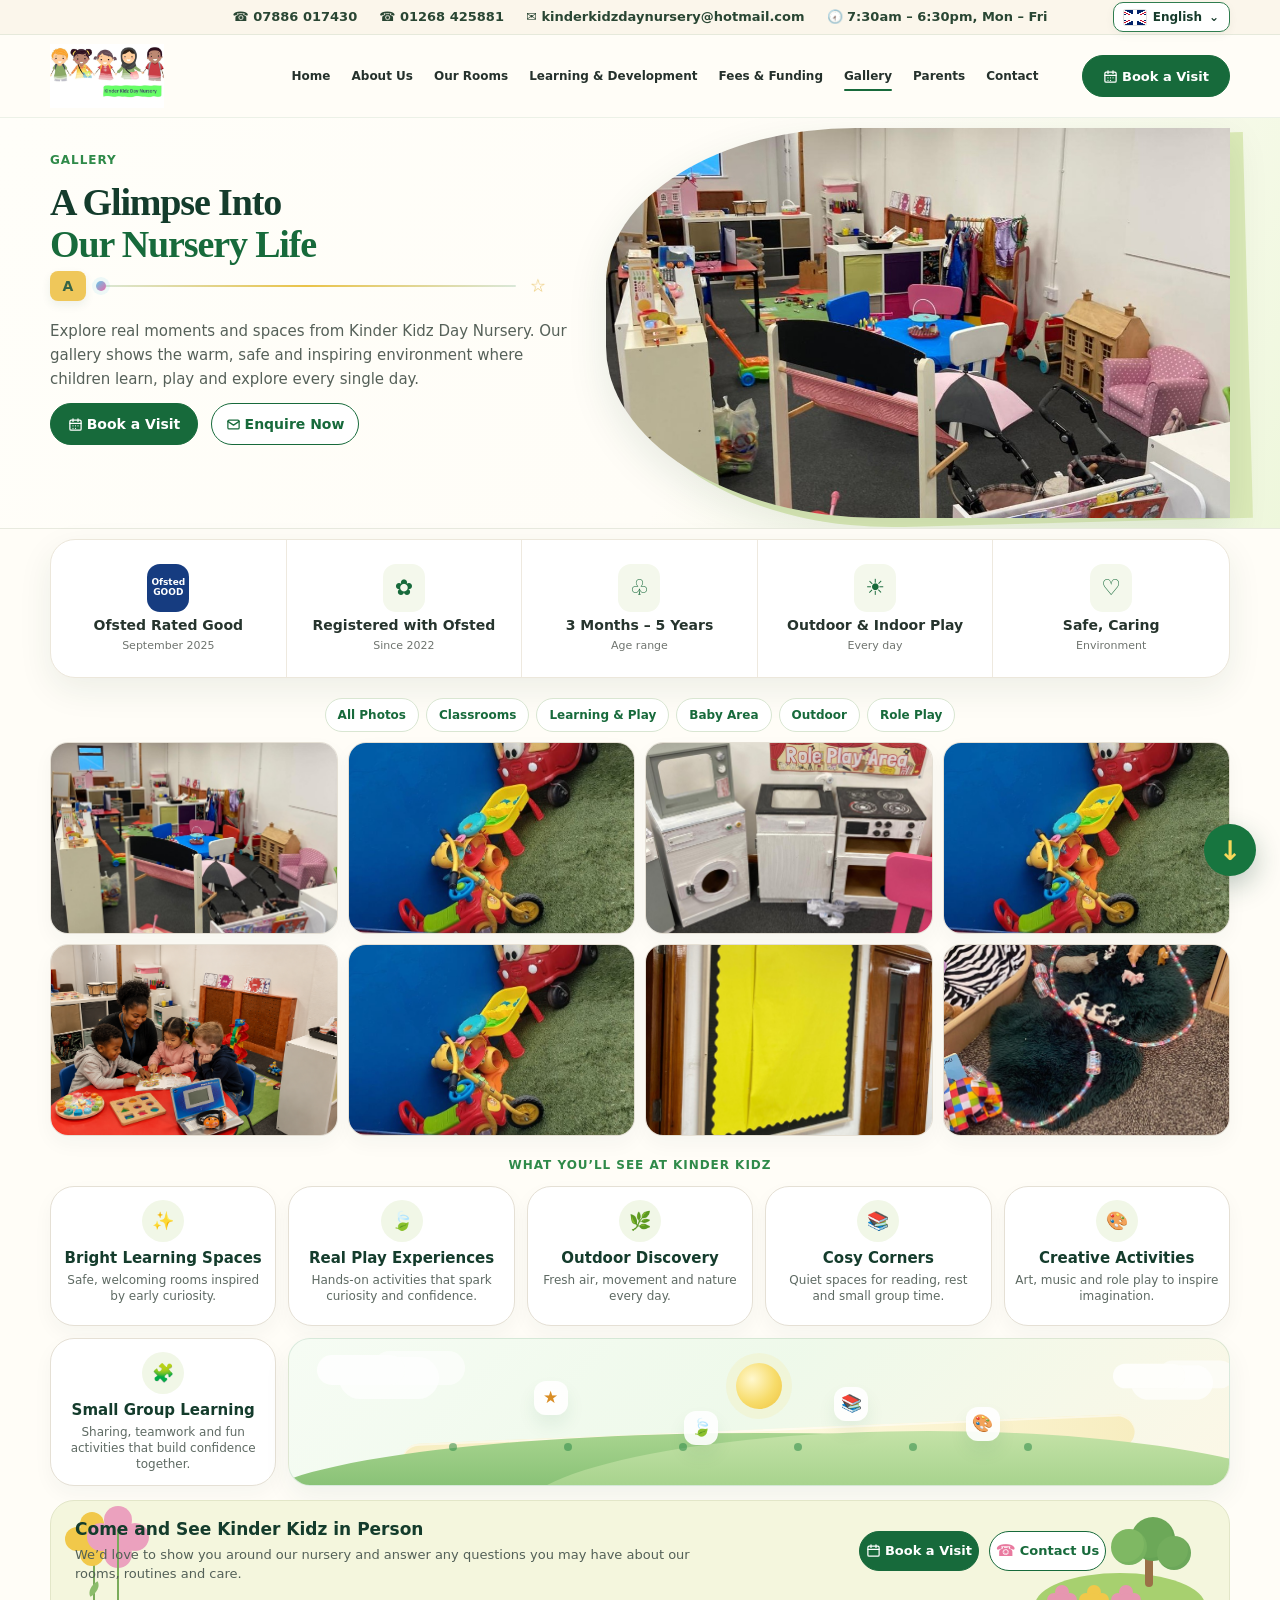
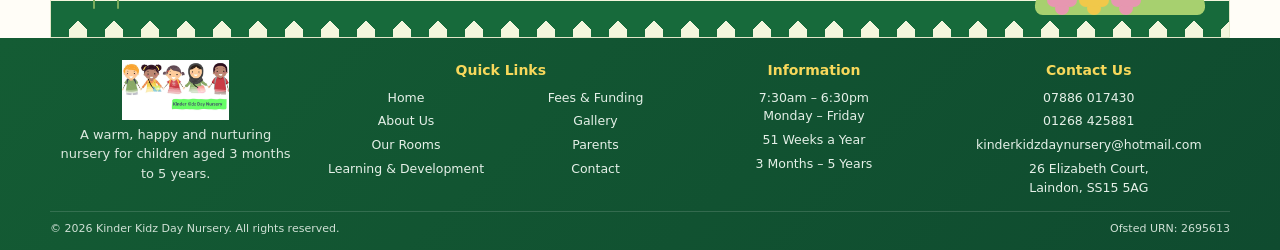
<file: gallery.html>
<!DOCTYPE html>
<html lang="en-GB" translate="no" class="notranslate">
<head>
  <meta charset="utf-8" />
<meta name="google" content="notranslate">
<meta http-equiv="Content-Language" content="en-GB">
  <meta name="viewport" content="width=device-width, initial-scale=1" />
  <meta name="description" content="Gallery page for Kinder Kidz Day Nursery." />
  <title>Gallery | Kinder Kidz Day Nursery</title>
  <link rel="stylesheet" href="css/style.css" />

  <style>
    /* GALLERY — same header/hero/type system as the approved pages. */
    body.gallery-page{
      --green:#176a3b;--green2:#2f8a49;--deep:#143c2c;--gold:#f7d85b;
      --kk-topbar-font:13px;--kk-nav-font:13px;--kk-header-btn-font:14px;
      --kk-eyebrow-font:12px;--kk-hero-title-font:50px;--kk-hero-body-font:15px;
      font-size:15px;line-height:1.5;
    }
    .gallery-page header{position:sticky;top:0;z-index:50;background:rgba(255,253,247,.96);backdrop-filter:blur(10px);border-bottom:1px solid rgba(23,106,59,.08)}
    .gallery-page .topbar{background:#fbf6eb;border-bottom:1px solid rgba(23,106,59,.09)}
    .gallery-page .topbar .container{width:min(1180px,calc(100% - 40px));min-height:34px;display:flex;align-items:center;justify-content:center;flex-wrap:wrap;gap:22px;padding:7px 0;font-size:var(--kk-topbar-font);line-height:1.25;color:#294633;font-weight:600}
    .gallery-page .topbar span{display:flex;align-items:center;gap:8px;white-space:nowrap}
    .gallery-page .nav{width:min(1180px,calc(100% - 40px));height:82px;display:flex;align-items:center;gap:24px;margin:auto;padding:0}
    .gallery-page .brand{display:flex;align-items:center;min-width:198px;width:198px;flex:0 0 198px}
    .gallery-page .brand img{width:198px;height:64px;object-fit:contain;object-position:left center}
    .gallery-page .navlinks{display:flex;align-items:center;justify-content:center;flex:1 1 auto;gap:21px;font-size:var(--kk-nav-font);font-weight:700;line-height:1.2;margin:0;padding:0}
    .gallery-page .navlinks a{padding:9px 0;white-space:nowrap;position:relative}
    .gallery-page .navlinks a.active:after,.gallery-page .navlinks a:hover:after{content:"";position:absolute;left:0;right:0;bottom:1px;height:2px;background:var(--green);border-radius:999px}
    .gallery-page .header-visit.visit-action{display:inline-flex;width:148px;min-width:148px;max-width:148px;flex:0 0 148px;height:42px;min-height:42px;padding:0 15px;font-size:var(--kk-header-btn-font);line-height:1;gap:8px;border-radius:999px;background:var(--green);border-color:var(--green);color:#fff;white-space:nowrap}
    .gallery-page .btn-icon{width:16px;height:16px;display:inline-grid;place-items:center;flex:0 0 16px;line-height:0}
    .gallery-page .btn-icon svg{display:block;width:16px;height:16px}
    .gallery-page .btn-label{display:inline-block;white-space:nowrap;line-height:1}
    .gallery-page .btn.visit-action{background:var(--green);color:#fff;border-color:var(--green)}
    .gallery-page .btn.enquire-action,.gallery-page .btn.contact-action{background:#fff;color:var(--green);border-color:var(--green)}
    .gallery-page .contact-phone{color:#e9799f;font-size:16px;line-height:1}

    /* Hero is locked to the same footprint and coordinates. */
    .gallery-page .hero{padding:0;min-height:410px;overflow:hidden;background:linear-gradient(120deg,#fffef9 0%,#fffdf7 58%,#eef7dc 100%);border-bottom:1px solid #e8eadf}
    .gallery-page .hero-grid{width:min(1180px,calc(100% - 40px));display:grid;grid-template-columns:minmax(0,.92fr) minmax(0,1.08fr);align-items:start;gap:24px;min-height:410px;margin:auto;padding:0}
    .gallery-page .hero-copy{position:relative;width:100%;min-width:0;min-height:398px;align-self:start;display:grid;grid-template-rows:16px 154px 42px 76px 44px;row-gap:6px;align-content:start;padding:20px 0 0;margin:0}
    .gallery-page .hero .eyebrow{font-size:var(--kk-eyebrow-font);line-height:16px;font-weight:900;color:var(--green2);letter-spacing:.08em;text-transform:uppercase;margin:0;padding:0}
    .gallery-page .hero h1{font-family:Georgia,"Times New Roman",serif;font-size:var(--kk-hero-title-font);line-height:1.04;letter-spacing:-.035em;margin:0;padding:0;color:var(--deep);max-width:none}
    .gallery-page .hero .lead{font-size:var(--kk-hero-body-font);line-height:1.5;color:#566159;max-width:520px;margin:0;padding:0;align-self:start}
    .gallery-page .hero-actions{display:flex;gap:10px;flex-wrap:wrap;align-items:start;margin:0}
    .gallery-page .hero-actions .btn{width:auto;min-width:148px;height:42px;min-height:42px;padding:0 18px;font-size:14px;line-height:1;gap:8px;font-weight:800}
    .gallery-page .hero-media{position:relative;width:100%;height:350px;min-height:350px;margin:26px 0 0;padding:0}
    .gallery-page .hero-media:before{content:"";position:absolute;inset:12px -15px -8px 18px;background:#dceab8;border-radius:46% 5% 5% 48%;transform:rotate(-1deg)}
    .gallery-page .hero-media img{position:absolute;inset:0;width:100%;height:100%;max-width:none;object-fit:cover;object-position:center center;border-radius:45% 5% 5% 46%;box-shadow:0 12px 28px rgba(20,66,42,.10)}

    /* Gallery title animation: one component only. Desktop (981px+) uses the v87 title row below; tablet/mobile uses this same single-row treatment. */
    .gallery-page .gallery-mobile-single-animation{display:none;pointer-events:none}
    @media(max-width:980px){
      .gallery-page .gallery-mobile-single-animation{display:flex;align-items:center;gap:9px;width:min(520px,100%);height:40px;min-height:40px;margin:0;padding:0;overflow:visible;flex:0 0 40px}
      .gallery-page .gma-a{flex:0 0 34px;width:34px;height:28px;display:grid;place-items:center;border-radius:8px;background:#efc75a;color:#376447;font:900 13px/1 system-ui,sans-serif;box-shadow:0 4px 10px rgba(30,80,45,.08)}
      .gallery-page .gma-track{position:relative;flex:1 1 auto;max-width:420px;height:2px;border-radius:999px;background:linear-gradient(90deg,rgba(46,132,73,.18),rgba(232,190,58,.92),rgba(46,132,73,.18));overflow:visible}
      .gallery-page .gma-dot{position:absolute;left:0;top:-4px;width:10px;height:10px;border-radius:50%;background:linear-gradient(135deg,#60c7e8,#eb6aa9);box-shadow:0 0 0 4px rgba(96,199,232,.11);animation:gmaTravel 2.4s ease-in-out infinite alternate;--gma-distance:360px}
      .gallery-page .gma-star{flex:0 0 22px;width:22px;text-align:center;color:#dfaa27;font-size:18px;line-height:1;animation:gmaFloat 1.8s ease-in-out infinite}
    }
    @keyframes gmaTravel{0%{transform:translate3d(0,0,0)}100%{transform:translate3d(var(--gma-distance),0,0)}}
    @media(max-width:760px){.gallery-page .gma-dot{--gma-distance:250px}}
    @media(max-width:480px){.gallery-page .gma-dot{--gma-distance:180px}}
    @keyframes gmaFloat{0%,100%{transform:translateY(0);opacity:.72}50%{transform:translateY(-4px);opacity:1}}

    /* Compact stats, gallery cards and highlights. */
    .gallery-page .section-tight{padding:10px 0}
    .gallery-page .stats-compact{gap:0;margin:0;border-radius:20px;overflow:hidden}
    .gallery-page .stats-compact .stat-item{padding:12px 11px;min-height:88px}
    .gallery-page .stats-compact .icon{width:42px;height:42px;font-size:18px}
    .gallery-page .stats-compact b{font-size:13px;line-height:1.25}.gallery-page .stats-compact small{font-size:11px;line-height:1.3}
    .gallery-page .chips{gap:7px!important;margin-bottom:10px!important}.gallery-page .chip{font-size:12px;padding:7px 12px}
    .gallery-page .photo-grid{gap:10px}.gallery-page .photo-grid .card{overflow:hidden;border-radius:18px}
    .gallery-page .photo-grid img{display:block;width:100%;height:190px;object-fit:cover}
    .gallery-page .gallery-highlights{gap:10px}.gallery-page .gallery-highlights .card{padding:13px 10px;min-height:138px}
    .gallery-page .gallery-highlights .icon-badge{width:42px;height:42px;font-size:18px;margin-bottom:7px!important}
    .gallery-page .gallery-highlights h3{font-size:15px!important;line-height:1.25;margin:0 0 4px}.gallery-page .gallery-highlights p{font-size:12px;line-height:1.35}
    .gallery-page .center .eyebrow{font-size:12px}.gallery-page .section-tight .center{margin-bottom:10px!important}

    /* Keep the final banner and footer tight and aligned with other pages. */
    .gallery-page .banner-stack{padding:4px 0 0;margin:0}
    .gallery-page .action-banner{padding:18px 24px 54px;border-radius:24px 24px 0 0;margin:0}
    .gallery-page .action-banner h3{font-size:17px;line-height:1.25}.gallery-page .action-banner p{font-size:13px;line-height:1.4}
    .gallery-page .action-banner .btn{min-height:40px;height:40px;padding:0 18px;font-size:13px;gap:7px}
    .gallery-page footer{padding:22px 0 12px;margin-top:0}
    .gallery-page .footer-grid{grid-template-columns:1.05fr 1.5fr .95fr 1.18fr;gap:20px}
    .gallery-page .footer-grid>div{text-align:center;min-width:0}
    .gallery-page .footer-brand img{width:168px;height:60px;object-fit:contain;margin:0 auto 5px}
    .gallery-page .footer-brand p{max-width:240px;margin:0 auto;font-size:13px}
    .gallery-page .footer-title{font-size:14px;margin-bottom:8px;color:var(--gold);text-align:center}
    .gallery-page .footer-list{gap:5px;font-size:12.5px;justify-items:center;text-align:center}
    .gallery-page .footer-links-2{display:grid;grid-template-columns:1fr 1fr;gap:0 20px}
    .gallery-page .footer-bottom{margin-top:14px;padding-top:9px;font-size:11px}

    @media(max-width:1100px) and (min-width:981px){
      .gallery-page .navlinks{gap:16px}.gallery-page .hero h1{font-size:46px}
    }
    @media(max-width:980px){
      .gallery-page .nav{height:76px;gap:16px}.gallery-page .brand img{width:180px;height:58px}.gallery-page .nav>.desktop-only{display:none}.gallery-page .menu-btn{display:grid}
      .gallery-page .hero{min-height:0;padding:4px 0 8px}.gallery-page .hero-grid{grid-template-columns:1fr;gap:12px;min-height:0}.gallery-page .hero-copy{min-height:0;grid-template-rows:auto auto 40px auto auto;padding:8px 0 0}.gallery-page .hero h1{font-size:42px}.gallery-page .hero-media{height:330px;min-height:330px;margin:0}
      .gallery-page .stats-compact{grid-template-columns:repeat(3,1fr)}.gallery-page .footer-grid{grid-template-columns:1fr 1fr}.gallery-page .footer-brand{grid-column:1/-1}
    }
    @media(max-width:620px){
      .gallery-page .container{width:calc(100% - 28px)}.gallery-page .topbar{display:none}.gallery-page .nav{width:calc(100% - 28px);height:70px;gap:10px}.gallery-page .brand{min-width:0;width:auto;flex:1 1 auto}.gallery-page .brand img{width:156px;height:52px}
      .gallery-page .navlinks{display:none!important;position:fixed!important;left:auto!important;right:0!important;width:min(46vw,190px)!important;top:70px!important;max-height:calc(100vh - 70px)!important;overflow:auto!important;flex-direction:column!important;align-items:stretch!important;justify-content:flex-start!important;padding:9px 12px 14px!important;gap:0!important;background:#fffdf7!important;border-left:1px solid #e9e5dc!important;border-bottom:1px solid #e9e5dc!important;border-radius:0 0 0 18px!important;box-shadow:-12px 16px 30px rgba(0,0,0,.10)!important}
      .gallery-page .navlinks.open{display:flex!important}
      .gallery-page .navlinks a{display:block!important;box-sizing:border-box!important;width:100%!important;margin:0!important;font-size:12.5px!important;padding:7px 3px!important;line-height:1.24!important;text-align:left!important;white-space:nowrap!important;position:relative!important}
      .gallery-page .navlinks a.active:after,.gallery-page .navlinks a:hover:after{left:3px!important;right:3px!important;bottom:2px!important;height:2px!important}
      .gallery-page .menu-btn{width:40px;height:40px;border-radius:11px;padding:5px}.gallery-page .menu-btn svg{width:26px;height:26px}
      .gallery-page .hero-grid{width:calc(100% - 28px)}.gallery-page .hero-copy{grid-template-rows:auto auto 36px auto auto;row-gap:7px}.gallery-page .hero .eyebrow{font-size:11px;line-height:14px}.gallery-page .hero h1{font-size:34px;line-height:1.04}.gallery-page .hero .lead{font-size:14.5px;line-height:1.5}.gallery-page .hero-actions{display:grid;grid-template-columns:1fr;gap:8px}.gallery-page .hero-actions .btn{width:100%;height:44px}.gallery-page .hero-media{height:270px;min-height:270px;border-radius:28px}.gallery-page .hero-media:before{inset:9px -7px -7px 11px;border-radius:28px}.gallery-page .hero-media img{border-radius:28px}
      .gallery-page .section-tight{padding:8px 0}.gallery-page .stats-compact{grid-template-columns:1fr 1fr}.gallery-page .stats-compact .stat-item{min-height:78px;padding:10px 8px}.gallery-page .photo-grid{grid-template-columns:1fr 1fr;gap:8px}.gallery-page .photo-grid img{height:145px}.gallery-page .gallery-highlights{grid-template-columns:1fr 1fr;gap:8px}.gallery-page .gallery-highlights .card{min-height:126px;padding:11px 8px}
      .gallery-page .action-banner{padding:16px 14px 72px}.gallery-page .action-banner .banner-grid{gap:9px}.gallery-page .action-banner .actions{display:grid;grid-template-columns:1fr;gap:8px}.gallery-page .action-banner .btn{width:100%}
      .gallery-page footer{padding:18px 0 11px}.gallery-page .footer-grid{grid-template-columns:1fr;gap:16px}.gallery-page .footer-brand img{width:156px;height:56px}.gallery-page .footer-title{font-size:16px;margin-bottom:7px}.gallery-page .footer-list{gap:5px;font-size:13px}.gallery-page .footer-links-2{grid-template-columns:1fr 1fr;gap:0 16px}.gallery-page .footer-bottom{margin-top:12px;padding-top:8px;font-size:11px;justify-content:center;text-align:center}
    }
    @media(prefers-reduced-motion:reduce){.gallery-page .gallery-mobile-single-animation *{animation:none!important}}

    /* ============================================================
       GALLERY v19 — final consistency corrections
       Only: two-line hero animation, exact approved hero image frame,
       and homepage-matched Ofsted/stat card sizing.
       ============================================================ */

    /* Desktop hero uses the exact approved About/Rooms footprint. */
    @media (min-width:981px){
      .gallery-page .hero{padding:0!important;min-height:410px!important;overflow:hidden!important}
      .gallery-page .hero-grid{
        width:min(1180px,calc(100% - 40px))!important;
        grid-template-columns:minmax(0,.92fr) minmax(0,1.08fr)!important;
        align-items:start!important;gap:24px!important;min-height:410px!important;
        margin:auto!important;padding:0!important;
      }
      .gallery-page .hero-copy{
        position:relative!important;width:100%!important;min-width:0!important;
        min-height:398px!important;align-self:start!important;
        display:grid!important;grid-template-rows:16px 164px 76px 44px!important;
        row-gap:8px!important;align-content:start!important;padding:20px 0 0!important;margin:0!important;
      }
      .gallery-page .hero h1{
        align-self:start!important;font-size:50px!important;line-height:1.04!important;
        letter-spacing:-.03em!important;max-width:520px!important;margin:0!important;padding:0!important;
      }
      .gallery-page .hero .lead{
        align-self:start!important;font-size:15px!important;line-height:1.5!important;
        max-width:520px!important;margin:0!important;padding:0!important;
      }
      .gallery-page .hero-actions{align-self:start!important;margin:0!important;padding:0!important;gap:10px!important;flex-wrap:nowrap!important}
      .gallery-page .hero-actions .btn{width:148px!important;min-width:148px!important;height:42px!important;min-height:42px!important;padding:0 12px!important;font-size:14px!important}

      /* Exact image size, position and shape from the approved pages. */
      .gallery-page .hero-media{
        position:relative!important;align-self:start!important;width:100%!important;
        height:390px!important;min-height:390px!important;margin:10px 0 0!important;
        padding:0!important;overflow:visible!important;
      }
      .gallery-page .hero-media:before{
        content:""!important;position:absolute!important;inset:12px -18px -8px 18px!important;
        background:#dceab8!important;border-radius:40% 0 0 44%!important;transform:rotate(-1.5deg)!important;
      }
      .gallery-page .hero-media img{
        position:absolute!important;inset:0!important;width:100%!important;height:100%!important;
        max-width:none!important;object-fit:cover!important;object-position:center center!important;
        border-radius:40% 0 0 44%!important;box-shadow:0 14px 40px rgba(20,66,42,.10)!important;
      }
    }

    /* The Ofsted strip now uses the same dimensions/type scale as Home. */
    .gallery-page .stats-compact{
      display:grid!important;grid-template-columns:repeat(5,1fr)!important;gap:0!important;
      width:100%!important;margin:0!important;background:#fff!important;border:1px solid #ece7db!important;
      border-radius:25px!important;box-shadow:0 12px 34px rgba(27,69,44,.08)!important;overflow:hidden!important;
    }
    .gallery-page .stats-compact .stat-item{
      min-height:118px!important;padding:24px 14px!important;text-align:center!important;
      display:flex!important;flex-direction:column!important;align-items:center!important;justify-content:center!important;
      gap:5px!important;border-right:1px solid #eee9df!important;
    }
    .gallery-page .stats-compact .stat-item:last-child{border-right:0!important}
    .gallery-page .stats-compact .icon{
      width:42px!important;height:42px!important;border-radius:13px!important;display:grid!important;place-items:center!important;
      background:#f4f8ec!important;font-size:22px!important;color:var(--green)!important;font-weight:900!important;
      margin:0 auto!important;line-height:1!important;
    }
    .gallery-page .stats-compact .icon.ofsted-badge{
      background:#163c80!important;color:#fff!important;font-size:9px!important;line-height:1.08!important;padding:3px!important;
    }
    .gallery-page .stats-compact b{display:block!important;font-size:14px!important;line-height:1.25!important}
    .gallery-page .stats-compact small{display:block!important;font-size:11px!important;line-height:1.3!important;color:#6f746f!important}

    @media (min-width:981px) and (max-width:1199px){
      .gallery-page .hero h1{font-size:46px!important}
      .gallery-page .hero-grid{width:min(1080px,calc(100% - 44px))!important}
      .gallery-page .hero-copy{grid-template-rows:16px 154px 76px 44px!important}
    }

    /* Keep the same two-line treatment on mobile, without changing approved buttons/content. */
    @media (max-width:620px){
      .gallery-page .hero-copy{position:relative!important;grid-template-rows:14px 108px 46px auto 92px!important;row-gap:6px!important}
      .gallery-page .stats-compact{grid-template-columns:1fr 1fr!important;border-radius:20px!important}
      .gallery-page .stats-compact .stat-item{min-height:106px!important;padding:18px 8px!important;border-bottom:1px solid #eee9df!important}
      .gallery-page .stats-compact .stat-item:nth-child(2n){border-right:0!important}
      .gallery-page .stats-compact .stat-item:last-child{grid-column:1/-1!important;border-bottom:0!important;border-right:0!important}
    }

  </style>

<style id="kk-scroll-nav-v23">
/* Match the completed Home / About Us / Our Rooms / Learning pages. */
.scroll-nav-btn{position:fixed;right:24px;bottom:24px;z-index:70;width:52px;height:52px;border:0;border-radius:50%;display:grid;place-items:center;background:#17753f;color:#f7d85b;font-size:27px;font-weight:800;line-height:1;box-shadow:0 10px 28px rgba(18,60,43,.28);cursor:pointer;transition:transform .2s ease,background .2s ease}
.scroll-nav-btn:hover{transform:translateY(-2px);background:#0d5f33}
.scroll-nav-btn:focus-visible{outline:3px solid #f7d85b;outline-offset:3px}
@media(max-width:760px){.scroll-nav-btn{width:46px;height:46px;right:16px;bottom:18px;font-size:24px}}
</style>

<!-- v28: mobile-only card spacing normalization; desktop intentionally untouched -->
<style>
@media (max-width:620px){
  .photo-grid,
  .gallery-highlights{
    row-gap:10px!important;
  }
  .photo-grid > *,
  .gallery-highlights > *{
    margin-top:0!important;
    margin-bottom:0!important;
  }
}
</style>


<style id="mobile-hero-buttons-one-row-v29">
/* MOBILE ONLY: keep the two main hero action buttons compact and on one row. Desktop is unchanged. */
@media (max-width:620px){
  .hero .hero-actions,
  .learning-hero .hero-actions,
  .fees-page .hero > .container .hero-actions,
  .gallery-page .hero > .container .hero-actions,
  .parents-page .hero > .container .hero-actions,
  .contact-page .hero > .container .hero-actions{
    display:grid!important;
    grid-template-columns:minmax(0,1fr) minmax(0,1fr)!important;
    gap:8px!important;
    width:100%!important;
    align-items:center!important;
    align-content:start!important;
    flex-wrap:nowrap!important;
  }
  .hero .hero-actions .btn,
  .learning-hero .hero-actions .btn,
  .fees-page .hero > .container .hero-actions .btn,
  .gallery-page .hero > .container .hero-actions .btn,
  .parents-page .hero > .container .hero-actions .btn,
  .contact-page .hero > .container .hero-actions .btn{
    width:100%!important;
    min-width:0!important;
    max-width:none!important;
    height:40px!important;
    min-height:40px!important;
    padding:0 8px!important;
    font-size:12.5px!important;
    line-height:1!important;
    gap:6px!important;
    white-space:nowrap!important;
  }
  .hero .hero-actions .btn-icon,
  .learning-hero .hero-actions .btn-icon,
  .fees-page .hero > .container .hero-actions .btn-icon,
  .gallery-page .hero > .container .hero-actions .btn-icon,
  .parents-page .hero > .container .hero-actions .btn-icon,
  .contact-page .hero > .container .hero-actions .btn-icon{
    width:17px!important;
    height:17px!important;
    min-width:17px!important;
  }
  .hero .hero-actions .btn-icon svg,
  .learning-hero .hero-actions .btn-icon svg,
  .fees-page .hero > .container .hero-actions .btn-icon svg,
  .gallery-page .hero > .container .hero-actions .btn-icon svg,
  .parents-page .hero > .container .hero-actions .btn-icon svg,
  .contact-page .hero > .container .hero-actions .btn-icon svg{
    width:17px!important;
    height:17px!important;
  }
}
</style>

<style id="mobile-all-buttons-compact-v30">
/* MOBILE ONLY: use the approved compact hero-button sizing throughout the site. Desktop is untouched. */
@media (max-width:620px){
  /* All normal action buttons use the same compact dimensions as the approved mobile hero buttons. */
  .btn:not(.header-visit){
    height:40px!important;
    min-height:40px!important;
    min-width:0!important;
    max-width:none;
    padding:0 8px!important;
    font-size:12.5px!important;
    line-height:1!important;
    gap:6px!important;
    white-space:nowrap!important;
  }
  .btn:not(.header-visit) .btn-icon{
    width:17px!important;
    height:17px!important;
    min-width:17px!important;
  }
  .btn:not(.header-visit) .btn-icon svg{
    width:17px!important;
    height:17px!important;
  }

  /* Two-button call-to-action areas stay compact and side-by-side, matching the hero. */
  .cta-actions,
  .parent-strip .actions,
  .funding-card .hero-actions,
  .action-banner .actions{
    display:grid!important;
    grid-template-columns:minmax(0,1fr) minmax(0,1fr)!important;
    gap:8px!important;
    width:100%!important;
    align-items:center!important;
  }
  .cta-actions .btn,
  .parent-strip .actions .btn,
  .funding-card .hero-actions .btn,
  .action-banner .actions .btn{
    width:100%!important;
  }

  /* Single utility/form buttons remain compact instead of stretching across the card. */
  form .btn,
  .map-address .btn{
    width:auto!important;
    min-width:148px!important;
  }
}
</style>


<style id="mobile-hero-spacing-tight-v32">
/* MOBILE ONLY: keep the approved animation row, while moving the buttons closer to the paragraph. Desktop is untouched. */
@media (max-width:620px){
  body.gallery-page .hero-copy{min-height:0!important;grid-template-rows:14px auto 46px auto 92px!important;row-gap:7px!important;align-content:start!important;}
  body.gallery-page .hero-actions{margin:6px 0 0!important;align-self:start!important;}
}
@media (max-width:420px){body.gallery-page .hero-copy{grid-template-rows:14px auto 42px auto 92px!important;}}
</style>


<style id="mobile-gallery-hero-menu-v33">
/* MOBILE ONLY. Keep the completed desktop layout untouched. */
@media (max-width:620px){
  body.gallery-page .hero-grid{
    gap:8px!important;
    padding-bottom:6px!important;
  }
  body.gallery-page .hero-copy{
    display:flex!important;
    flex-direction:column!important;
    min-height:0!important;
    height:auto!important;
    gap:0!important;
    padding-top:8px!important;
    margin:0!important;
  }
  body.gallery-page .hero .eyebrow{margin:0 0 7px!important;}
  body.gallery-page .hero h1{margin:0 0 6px!important;}
  body.gallery-page .gallery-mobile-single-animation{
    position:relative!important;
    width:100%!important;
    height:32px!important;
    min-height:32px!important;
    margin:0 0 7px!important;
    flex:0 0 32px!important;
  }
  body.gallery-page .hero .lead{
    margin:0 0 8px!important;
    padding:0!important;
  }
  body.gallery-page .hero-actions{
    margin:0!important;
    padding:0!important;
    align-self:stretch!important;
  }
  body.gallery-page .hero-media{margin:0!important;}

}
</style>

<script id="kk-language-bootstrap">(function(){try{var l=localStorage.getItem('kkPreferredLanguage')||'en';if(!/^(en|fr|es|pt|pl)$/.test(l))l='en';document.documentElement.dataset.kkLang=l;document.documentElement.lang='en-GB';document.documentElement.setAttribute('translate','no');if(l!=='en')document.documentElement.classList.add('kk-i18n-pending');setTimeout(function(){document.documentElement.classList.remove('kk-i18n-pending')},1800)}catch(e){}})();</script>
<link rel="stylesheet" href="css/language.css">

<style id="gallery-desktop-title-animation-magicfill-v72">
/* v72: Desktop-only Gallery hero title scale + centred animation + decorative fill beside Small Group Learning. */
@media (min-width:981px){
  .gallery-page .gallery-highlights{
    display:grid!important;
    grid-template-columns:repeat(5,minmax(0,1fr))!important;
    gap:12px!important;
    align-items:stretch!important;
  }
  .gallery-page .gallery-highlights .card{
    min-height:140px!important;
  }
  .gallery-page .gallery-magic-fill{
    grid-column:2 / 6!important;
    grid-row:2!important;
    position:relative!important;
    min-height:140px!important;
    border-radius:22px!important;
    overflow:hidden!important;
    background:linear-gradient(135deg,rgba(246,252,244,.98) 0%,rgba(238,249,234,.98) 48%,rgba(252,247,230,.98) 100%)!important;
    border:1px solid rgba(23,106,59,.12)!important;
    box-shadow:0 12px 28px rgba(25,70,48,.06)!important;
    isolation:isolate!important;
  }
  .gallery-page .gallery-magic-fill .gm-cloud,
  .gallery-page .gallery-magic-fill .gm-hill,
  .gallery-page .gallery-magic-fill .gm-path,
  .gallery-page .gallery-magic-fill .gm-sun,
  .gallery-page .gallery-magic-fill .gm-icon,
  .gallery-page .gallery-magic-fill .gm-dots span{
    position:absolute!important;
    display:block!important;
  }
  .gallery-page .gallery-magic-fill .gm-cloud{
    width:88px;height:30px;border-radius:999px;background:rgba(255,255,255,.85);top:16px;left:28px;
    box-shadow:28px 8px 0 6px rgba(255,255,255,.72),58px -2px 0 2px rgba(255,255,255,.62);
    animation:gmFloatCloud 6.5s ease-in-out infinite alternate;
  }
  .gallery-page .gallery-magic-fill .gm-cloud.c2{left:auto;right:36px;top:22px;transform:scale(.82);animation-delay:.9s}
  .gallery-page .gallery-magic-fill .gm-sun{
    width:46px;height:46px;border-radius:50%;top:24px;left:50%;transform:translateX(-50%);
    background:radial-gradient(circle at 35% 35%,#fff8ce 0%,#f7dc6b 55%,#efc33e 100%);
    box-shadow:0 0 0 10px rgba(247,220,107,.14);
    animation:gmPulseSun 3.2s ease-in-out infinite;
  }
  .gallery-page .gallery-magic-fill .gm-hill{
    left:-4%;right:-4%;bottom:-22px;height:74px;border-radius:50% 50% 0 0/100% 100% 0 0;
    background:linear-gradient(180deg,#a8d48f 0%,#7dbb6d 100%);
  }
  .gallery-page .gallery-magic-fill .gm-hill.h2{bottom:-34px;left:24%;right:-12%;height:88px;background:linear-gradient(180deg,#c4e2a7 0%,#96ca7e 100%)}
  .gallery-page .gallery-magic-fill .gm-path{
    left:12%;right:10%;bottom:22px;height:34px;border-radius:999px;
    background:linear-gradient(90deg,rgba(247,236,188,.9) 0%,rgba(255,249,222,.96) 52%,rgba(247,236,188,.9) 100%);
    transform:rotate(-2.4deg);
    box-shadow:0 2px 0 rgba(255,255,255,.55) inset;
  }
  .gallery-page .gallery-magic-fill .gm-dots{
    position:absolute;left:17%;right:15%;bottom:34px;height:12px;z-index:2;
  }
  .gallery-page .gallery-magic-fill .gm-dots span{
    width:8px;height:8px;border-radius:50%;bottom:0;background:#2f8a49;opacity:.55;
    animation:gmHop 3.1s ease-in-out infinite;
  }
  .gallery-page .gallery-magic-fill .gm-dots span:nth-child(1){left:0;animation-delay:0s}
  .gallery-page .gallery-magic-fill .gm-dots span:nth-child(2){left:18%;animation-delay:.22s}
  .gallery-page .gallery-magic-fill .gm-dots span:nth-child(3){left:36%;animation-delay:.44s}
  .gallery-page .gallery-magic-fill .gm-dots span:nth-child(4){left:54%;animation-delay:.66s}
  .gallery-page .gallery-magic-fill .gm-dots span:nth-child(5){left:72%;animation-delay:.88s}
  .gallery-page .gallery-magic-fill .gm-dots span:nth-child(6){left:90%;animation-delay:1.1s}
  .gallery-page .gallery-magic-fill .gm-icon{
    width:34px;height:34px;border-radius:12px;display:grid!important;place-items:center!important;font-size:17px;
    background:rgba(255,255,255,.9);box-shadow:0 10px 18px rgba(23,106,59,.08);z-index:2;
    animation:gmBob 3.4s ease-in-out infinite alternate;
  }
  .gallery-page .gallery-magic-fill .gm-i1{left:26%;top:42px;color:#d98d24;animation-delay:.1s}
  .gallery-page .gallery-magic-fill .gm-i2{left:42%;top:72px;color:#2f8a49;animation-delay:.55s}
  .gallery-page .gallery-magic-fill .gm-i3{left:58%;top:48px;color:#5b8fdf;animation-delay:.95s}
  .gallery-page .gallery-magic-fill .gm-i4{left:72%;top:68px;color:#e27b9f;animation-delay:1.35s}
}
@keyframes gmFloatCloud{from{transform:translateX(0)}to{transform:translateX(12px)}}
@keyframes gmPulseSun{0%,100%{transform:translateX(-50%) scale(1)}50%{transform:translateX(-50%) scale(1.06)}}
@keyframes gmBob{from{transform:translateY(0)}to{transform:translateY(-7px)}}
@keyframes gmHop{0%,100%{transform:translateY(0);opacity:.45}50%{transform:translateY(-8px);opacity:.82}}
@media (prefers-reduced-motion:reduce){
  .gallery-page .gallery-magic-fill *, .gallery-page .gallery-mobile-single-animation *{animation:none!important}
}
</style>



<style id="kk-desktop-header-font-consistency-v76">
/* v76 — DESKTOP HEADER TYPOGRAPHY ONLY.
   Matches the smaller recent desktop header scale.
   No mobile/tablet rules and no JavaScript changes. */
@media (min-width:981px){
  body .topbar .container{
    font-size:13px!important;
  }
  body header .navlinks,
  body .navlinks{
    font-size:12px!important;
  }
  body header .navlinks a,
  body .navlinks a{
    font-size:12px!important;
  }
  body header .header-visit,
  body header .nav>.btn.primary.desktop-only{
    font-size:13px!important;
  }
  body .kk-lang-desktop .kk-lang-toggle,
  body .kk-lang-desktop .kk-current-name,
  body .kk-lang-desktop .kk-lang-option{
    font-size:12px!important;
  }
}
</style>
</head>
<!-- Kinder Kidz gallery desktop consistency rules v86 -->
<body class="gallery-page page-gallery notranslate" translate="no">
  <div class="topbar"><div class="container"><span>☎ 07886 017430</span><span>☎ 01268 425881</span><span>✉ kinderkidzdaynursery@hotmail.com</span><span>🕢 7:30am – 6:30pm, Mon – Fri</span>
<div class="kk-language-picker kk-lang-desktop" translate="no">
  <button type="button" class="kk-lang-toggle" aria-haspopup="true" aria-expanded="false" aria-label="Choose language">
    <span class="kk-current-flag">🇬🇧</span><span class="kk-current-name">English</span><span class="kk-lang-chevron">⌄</span>
  </button>
  <div class="kk-lang-menu" role="menu">
    <button type="button" class="kk-lang-option" data-lang="en" role="menuitem"><span>🇬🇧</span><span>English</span><b>✓</b></button>
    <button type="button" class="kk-lang-option" data-lang="fr" role="menuitem"><span>🇫🇷</span><span>Français</span><b>✓</b></button>
    <button type="button" class="kk-lang-option" data-lang="es" role="menuitem"><span>🇪🇸</span><span>Español</span><b>✓</b></button>
    <button type="button" class="kk-lang-option" data-lang="pt" role="menuitem"><span>🇵🇹</span><span>Português</span><b>✓</b></button>
    <button type="button" class="kk-lang-option" data-lang="pl" role="menuitem"><span>🇵🇱</span><span>Polski</span><b>✓</b></button>
  </div>
</div>
</div></div>
  <header><div class="container nav"><a class="brand" href="index.html"><img src="images/logo.jpg" alt="Kinder Kidz Day Nursery logo"></a><nav class="navlinks" id="navlinks"><a href="index.html">Home</a><a href="about.html">About Us</a><a href="rooms.html">Our Rooms</a><a href="learning.html">Learning &amp; Development</a><a href="fees.html">Fees &amp; Funding</a><a href="gallery.html" class="active">Gallery</a><a href="parents.html">Parents</a><a href="contact.html">Contact</a></nav><a class="btn primary desktop-only header-visit visit-action" href="contact.html?mode=visit#enquiry-form"><span aria-hidden="true" class="btn-icon icon-calendar"><svg fill="none" stroke="currentColor" stroke-linecap="round" stroke-linejoin="round" stroke-width="2" viewBox="0 0 24 24"><rect height="16" rx="2" width="18" x="3" y="5"></rect><path d="M16 3v4M8 3v4M3 10h18"></path><path d="M8 14h.01M12 14h.01M16 14h.01M8 18h.01M12 18h.01"></path></svg></span><span class="btn-label">Book a Visit</span></a><div class="kk-language-picker kk-lang-mobile" translate="no">
  <button type="button" class="kk-lang-toggle" aria-haspopup="true" aria-expanded="false" aria-label="Choose language">
    <span class="kk-current-flag">🇬🇧</span><span class="kk-current-name">English</span><span class="kk-lang-chevron">⌄</span>
  </button>
  <div class="kk-lang-menu" role="menu">
    <button type="button" class="kk-lang-option" data-lang="en" role="menuitem"><span>🇬🇧</span><span>English</span><b>✓</b></button>
    <button type="button" class="kk-lang-option" data-lang="fr" role="menuitem"><span>🇫🇷</span><span>Français</span><b>✓</b></button>
    <button type="button" class="kk-lang-option" data-lang="es" role="menuitem"><span>🇪🇸</span><span>Español</span><b>✓</b></button>
    <button type="button" class="kk-lang-option" data-lang="pt" role="menuitem"><span>🇵🇹</span><span>Português</span><b>✓</b></button>
    <button type="button" class="kk-lang-option" data-lang="pl" role="menuitem"><span>🇵🇱</span><span>Polski</span><b>✓</b></button>
  </div>
</div>
<button class="menu-btn" id="menuBtn" aria-label="Open menu" aria-controls="navlinks" aria-expanded="false"><svg viewBox="0 0 24 24" fill="none" stroke="currentColor" stroke-width="2.2" stroke-linecap="round"><path d="M3 6h18"/><path d="M3 12h18"/><path d="M3 18h18"/></svg></button></div></header>

  <main>
    <section class="hero">
      <div class="container hero-grid">
        <div class="hero-copy">
          <div class="eyebrow">Gallery</div>
          <h1 id="kkHeroTitle">A Glimpse Into<br><span style="color:var(--green)">Our Nursery Life</span></h1>
          <div class="gallery-mobile-single-animation" aria-hidden="true"><span class="gma-a">A</span><span class="gma-track"><span class="gma-dot"></span></span><span class="gma-star">☆</span></div>
          <p class="lead">Explore real moments and spaces from Kinder Kidz Day Nursery. Our gallery shows the warm, safe and inspiring environment where children learn, play and explore every single day.</p>
          <div class="hero-actions">
            <a class="btn primary visit-action" href="contact.html?mode=visit#enquiry-form"><span aria-hidden="true" class="btn-icon icon-calendar"><svg fill="none" stroke="currentColor" stroke-linecap="round" stroke-linejoin="round" stroke-width="2" viewBox="0 0 24 24"><rect height="16" rx="2" width="18" x="3" y="5"></rect><path d="M16 3v4M8 3v4M3 10h18"></path><path d="M8 14h.01M12 14h.01M16 14h.01M8 18h.01M12 18h.01"></path></svg></span><span class="btn-label">Book a Visit</span></a>
            <a class="btn secondary enquire-action" href="contact.html?mode=enquiry#enquiry-form"><span aria-hidden="true" class="btn-icon icon-mail"><svg fill="none" stroke="currentColor" stroke-linecap="round" stroke-linejoin="round" stroke-width="2" viewBox="0 0 24 24"><rect height="14" rx="2" width="18" x="3" y="5"></rect><path d="m3 7 9 6 9-6"></path></svg></span><span class="btn-label">Enquire Now</span></a>
          </div>
        </div>
        <div class="hero-media"><img src="images/hero-room.jpg" alt="Nursery room at Kinder Kidz"></div>
      </div>
    </section>

    <section class="section-tight">
      <div class="container">
        <div class="stat-row stats-compact">
          <div class="stat-item"><div class="icon ofsted-badge">Ofsted<br>GOOD</div><div><b>Ofsted Rated Good</b><small>September 2025</small></div></div>
          <div class="stat-item"><div class="icon">✿</div><div><b>Registered with Ofsted</b><small>Since 2022</small></div></div>
          <div class="stat-item"><div class="icon">♧</div><div><b>3 Months – 5 Years</b><small>Age range</small></div></div>
          <div class="stat-item"><div class="icon">☀</div><div><b>Outdoor &amp; Indoor Play</b><small>Every day</small></div></div>
          <div class="stat-item"><div class="icon">♡</div><div><b>Safe, Caring</b><small>Environment</small></div></div>
        </div>
      </div>
    </section>

    <section class="section-tight">
      <div class="container">
        <div class="chips" style="margin-bottom:16px"><span class="chip">All Photos</span><span class="chip">Classrooms</span><span class="chip">Learning &amp; Play</span><span class="chip">Baby Area</span><span class="chip">Outdoor</span><span class="chip">Role Play</span></div>
        <div class="photo-grid">
          <div class="card"><img src="images/hero-room.jpg" alt="Nursery classroom"></div>
          <div class="card"><img src="images/outdoor-play.jpg" alt="Outdoor play"></div>
          <div class="card"><img src="images/play-corner.jpg" alt="Play kitchen area"></div>
          <div class="card"><img src="images/outdoor-play.jpg" alt="Toy car area"></div>
          <div class="card"><img src="images/storytime-mixed-race.png" alt="Creative setup"></div>
          <div class="card"><img src="images/outdoor-play.jpg" alt="Exploration tray"></div>
          <div class="card"><img src="images/reading-corner.jpg" alt="Reading and play area"></div>
          <div class="card"><img src="images/sensory.jpg" alt="Indoor learning space"></div>
        </div>
      </div>
    </section>

    <section class="section-tight">
      <div class="container center" style="margin-bottom:18px"><div class="eyebrow">What You’ll See at Kinder Kidz</div></div>
      <div class="container gallery-highlights">
        <div class="card"><div class="icon-badge" style="margin-inline:auto">✨</div><h3 style="font-size:18px">Bright Learning Spaces</h3><p class="muted">Safe, welcoming rooms inspired by early curiosity.</p></div>
        <div class="card"><div class="icon-badge" style="margin-inline:auto">🍃</div><h3 style="font-size:18px">Real Play Experiences</h3><p class="muted">Hands-on activities that spark curiosity and confidence.</p></div>
        <div class="card"><div class="icon-badge" style="margin-inline:auto">🌿</div><h3 style="font-size:18px">Outdoor Discovery</h3><p class="muted">Fresh air, movement and nature every day.</p></div>
        <div class="card"><div class="icon-badge" style="margin-inline:auto">📚</div><h3 style="font-size:18px">Cosy Corners</h3><p class="muted">Quiet spaces for reading, rest and small group time.</p></div>
        <div class="card"><div class="icon-badge" style="margin-inline:auto">🎨</div><h3 style="font-size:18px">Creative Activities</h3><p class="muted">Art, music and role play to inspire imagination.</p></div>
        <div class="card"><div class="icon-badge" style="margin-inline:auto">🧩</div><h3 style="font-size:18px">Small Group Learning</h3><p class="muted">Sharing, teamwork and fun activities that build confidence together.</p></div>
        <div class="gallery-magic-fill" aria-hidden="true"><span class="gm-cloud"></span><span class="gm-cloud c2"></span><span class="gm-sun"></span><span class="gm-icon gm-i1">★</span><span class="gm-icon gm-i2">🍃</span><span class="gm-icon gm-i3">📚</span><span class="gm-icon gm-i4">🎨</span><span class="gm-path"></span><span class="gm-dots"><span></span><span></span><span></span><span></span><span></span><span></span></span><span class="gm-hill"></span><span class="gm-hill h2"></span></div>
      </div>
    </section>

    <section class="section banner-stack">
      <div class="container"><div class="action-banner"><div class="banner-flower"><span></span><i></i><b></b></div><div class="banner-landscape"><span class="hill"></span><span class="trunk"></span><span class="crown c1"></span><span class="crown c2"></span><span class="crown c3"></span><div class="flower-row"><span></span><span></span><span></span></div></div><div class="banner-grid"><div><h3>Come and See Kinder Kidz in Person</h3><p>We’d love to show you around our nursery and answer any questions you may have about our rooms, routines and care.</p></div><div class="actions"><a class="btn primary small visit-action" href="contact.html?mode=visit#enquiry-form"><span aria-hidden="true" class="btn-icon icon-calendar"><svg fill="none" stroke="currentColor" stroke-linecap="round" stroke-linejoin="round" stroke-width="2" viewBox="0 0 24 24"><rect height="16" rx="2" width="18" x="3" y="5"></rect><path d="M16 3v4M8 3v4M3 10h18"></path></svg></span><span class="btn-label">Book a Visit</span></a><a class="btn secondary small contact-action" href="contact.html"><span class="contact-phone" aria-hidden="true">☎</span><span class="btn-label">Contact Us</span></a></div></div><div class="banner-zigzag"></div></div></div>
    </section>
  </main>

  <footer><div class="container"><div class="footer-grid"><div class="footer-brand"><img src="images/logo.jpg" alt="Kinder Kidz Day Nursery logo"><p>A warm, happy and nurturing nursery for children aged 3 months to 5 years.</p></div><div><div class="footer-title">Quick Links</div><div class="footer-links-2"><div class="footer-list"><a href="index.html">Home</a><a href="about.html">About Us</a><a href="rooms.html">Our Rooms</a><a href="learning.html">Learning &amp; Development</a></div><div class="footer-list"><a href="fees.html">Fees &amp; Funding</a><a href="gallery.html">Gallery</a><a href="parents.html">Parents</a><a href="contact.html">Contact</a></div></div></div><div><div class="footer-title">Information</div><div class="footer-list"><div>7:30am – 6:30pm<br>Monday – Friday</div><div>51 Weeks a Year</div><div>3 Months – 5 Years</div></div></div><div><div class="footer-title">Contact Us</div><div class="footer-list"><div>07886 017430</div><div>01268 425881</div><div>kinderkidzdaynursery@hotmail.com</div><div>26 Elizabeth Court,<br>Laindon, SS15 5AG</div></div></div></div><div class="footer-bottom"><span>© 2026 Kinder Kidz Day Nursery. All rights reserved.</span><span>Ofsted URN: 2695613</span></div></div></footer>
  <button aria-label="Scroll down" class="scroll-nav-btn" id="scrollNavBtn" title="Scroll down" type="button">↓</button><script src="js/script.js"></script>
<script id="kk-scroll-nav-script-v23">
(function(){
  const scrollNavBtn=document.getElementById('scrollNavBtn');
  if(!scrollNavBtn) return;
  function updateScrollNav(){
    const moved=window.scrollY>90;
    scrollNavBtn.textContent=moved?'↑':'↓';
    scrollNavBtn.setAttribute('aria-label',moved?'Back to top':'Scroll down');
    scrollNavBtn.title=moved?'Back to top':'Scroll down';
  }
  scrollNavBtn.addEventListener('click',function(){
    if(window.scrollY>90){
      window.scrollTo({top:0,behavior:'smooth'});
    }else{
      const target=document.querySelector('main > section:nth-of-type(2)') || document.querySelector('main');
      if(!target) return;
      const header=document.querySelector('header');
      const top=target.getBoundingClientRect().top+window.scrollY-(header?header.offsetHeight+8:8);
      window.scrollTo({top:Math.max(0,top),behavior:'smooth'});
    }
  });
  window.addEventListener('scroll',updateScrollNav,{passive:true});
  updateScrollNav();
})();
</script>


<script id="mobile-menu-close-v32">
(function(){
  function setupMobileMenuClose(){
    var nav=document.getElementById('navlinks');
    var btn=document.getElementById('menuBtn');
    if(!nav||!btn) return;
    function closeMenu(){nav.classList.remove('open');btn.setAttribute('aria-expanded','false');}
    closeMenu();
    nav.querySelectorAll('a').forEach(function(link){link.addEventListener('click',closeMenu);});
    window.addEventListener('pageshow',closeMenu);
    document.addEventListener('click',function(e){
      if((window.innerWidth<=980 || (window.matchMedia&&window.matchMedia("(orientation:portrait) and (min-width:700px) and (max-width:1180px)").matches)) && nav.classList.contains('open') && !nav.contains(e.target) && !btn.contains(e.target)) closeMenu();
    });
  }
  if(document.readyState==='loading') document.addEventListener('DOMContentLoaded',setupMobileMenuClose);
  else setupMobileMenuClose();
})();
</script>


<script id="mobile-current-menu-close-v33">
(function(){
  function init(){
    var nav=document.getElementById('navlinks');
    var btn=document.getElementById('menuBtn');
    if(!nav||!btn) return;
    function close(){
      nav.classList.remove('open');
      btn.setAttribute('aria-expanded','false');
    }
    close();
    nav.addEventListener('click',function(e){
      var link=e.target.closest('a');
      if(!link) return;
      var current=link.classList.contains('active');
      close();
      if(current){
        e.preventDefault();
        e.stopImmediatePropagation();
      }
    },true);
    window.addEventListener('pageshow',close);
  }
  if(document.readyState==='loading') document.addEventListener('DOMContentLoaded',init);
  else init();
})();
</script>



<script src="js/language.js"></script>

<style id="kk-v87-desktop-hero-consistency">
/* ================================================================
   v87 — FINAL DESKTOP HERO FLOW (OUR ROOMS → CONTACT)
   Home and About Us are deliberately untouched.

   Rule:
   • 2 title rows -> exactly ONE moving A-animation occupying row 3.
   • 3 title rows -> NO animation; message follows immediately.
   • 4+ title rows -> NO animation; content moves only by the extra title row(s).
   • Existing old desktop hero animations are hidden so they cannot duplicate.
   • Tablet/mobile (<=980px) is untouched.
   ================================================================ */
@media (min-width:981px){
  html body .hero .hero-copy,
  html body .learning-hero .hero-copy,
  html body.fees-page .fees-hero .hero-copy,
  html body.gallery-page .hero .hero-copy,
  html body.parents-page .hero .hero-copy,
  html body.contact-page .hero .hero-copy{
    --kk-v87-line:42px;
    --kk-v87-title-slot:126px;
    position:relative!important;
    display:grid!important;
    grid-template-columns:520px!important;
    grid-template-rows:17px var(--kk-v87-title-slot) auto 42px!important;
    row-gap:12px!important;
    align-content:start!important;
    align-items:start!important;
    align-self:start!important;
    width:100%!important;
    min-width:0!important;
    min-height:0!important;
    height:auto!important;
    padding:34px 0 0!important;
    margin:0!important;
    overflow:visible!important;
  }

  html body .hero .hero-copy>.eyebrow,
  html body .learning-hero .hero-copy>.eyebrow,
  html body.fees-page .fees-hero .hero-copy>.eyebrow,
  html body.gallery-page .hero .hero-copy>.eyebrow,
  html body.parents-page .hero .hero-copy>.eyebrow,
  html body.contact-page .hero .hero-copy>.eyebrow{
    grid-column:1!important;
    grid-row:1!important;
    position:static!important;
    width:auto!important;
    height:17px!important;
    min-height:17px!important;
    max-height:17px!important;
    margin:0!important;
    padding:0!important;
    font-size:12px!important;
    line-height:17px!important;
    overflow:visible!important;
    transform:none!important;
  }

  html body #kkHeroTitle{
    grid-column:1!important;
    grid-row:2!important;
    position:relative!important;
    display:block!important;
    align-self:start!important;
    width:560px!important;
    max-width:560px!important;
    height:var(--kk-v87-title-slot)!important;
    min-height:var(--kk-v87-title-slot)!important;
    max-height:var(--kk-v87-title-slot)!important;
    margin:0!important;
    padding:0!important;
    font-family:Georgia,"Times New Roman",serif!important;
    font-size:38px!important;
    line-height:42px!important;
    letter-spacing:-.03em!important;
    overflow:visible!important;
    transform:none!important;
  }
  html body #kkHeroTitle br{line-height:inherit!important}

  /* Kill every older DESKTOP title-gap animation. Mobile rules remain untouched. */
  html body .learning-desktop-gap-animation,
  html body .fees-desktop-gap-animation,
  html body.contact-page .contact-title-gap,
  html body #kkHeroTitle>.kk-v86-animation-row,
  html body #kkHeroTitle>.kk-title-animation-line{
    display:none!important;
  }

  /* Exactly one replacement animation for a two-row title. */
  html body #kkHeroTitle>.kk-v87-animation-row{
    position:relative!important;
    display:block!important;
    width:520px!important;
    height:42px!important;
    min-height:42px!important;
    max-height:42px!important;
    margin:0!important;
    padding:0!important;
    font-family:Inter,ui-sans-serif,system-ui,-apple-system,BlinkMacSystemFont,"Segoe UI",sans-serif!important;
    font-size:14px!important;
    line-height:42px!important;
    letter-spacing:0!important;
    overflow:visible!important;
    pointer-events:none!important;
  }
  html body #kkHeroTitle .kk-v87-anim{
    position:absolute!important;
    inset:0!important;
    display:flex!important;
    align-items:center!important;
    width:520px!important;
    height:42px!important;
    gap:10px!important;
    pointer-events:none!important;
    overflow:visible!important;
  }
  html body #kkHeroTitle .kk-v87-a{
    flex:0 0 36px!important;
    width:36px!important;
    height:30px!important;
    display:grid!important;
    place-items:center!important;
    border-radius:8px!important;
    background:#efc75a!important;
    color:#376447!important;
    box-shadow:0 4px 10px rgba(30,80,45,.08)!important;
    font-size:14px!important;
    font-weight:900!important;
    line-height:1!important;
  }
  html body #kkHeroTitle .kk-v87-track{
    position:relative!important;
    flex:0 0 420px!important;
    width:420px!important;
    height:2px!important;
    border-radius:999px!important;
    background:linear-gradient(90deg,rgba(46,132,73,.18),rgba(232,190,58,.92),rgba(46,132,73,.18))!important;
    overflow:visible!important;
  }
  html body #kkHeroTitle .kk-v87-dot{
    position:absolute!important;
    left:0!important;
    top:-4px!important;
    width:10px!important;
    height:10px!important;
    border-radius:50%!important;
    background:linear-gradient(135deg,#60c7e8,#eb6aa9)!important;
    box-shadow:0 0 0 4px rgba(96,199,232,.11)!important;
    animation:kkV87DotTravel 2.4s ease-in-out infinite alternate!important;
    animation-play-state:running!important;
    will-change:transform!important;
  }
  html body #kkHeroTitle .kk-v87-star{
    flex:0 0 24px!important;
    width:24px!important;
    text-align:center!important;
    color:#dfaa27!important;
    font-size:18px!important;
    line-height:1!important;
    animation:kkV87StarFloat 1.8s ease-in-out infinite!important;
    animation-play-state:running!important;
  }

  /* Message comes straight after the three-row title zone — no dead vertical space. */
  html body .hero .hero-copy>p,
  html body .learning-hero .hero-copy>p,
  html body.fees-page .fees-hero .hero-copy>p,
  html body.gallery-page .hero .hero-copy>p,
  html body.parents-page .hero .hero-copy>p,
  html body.contact-page .hero .hero-copy>p{
    grid-column:1!important;
    grid-row:3!important;
    position:static!important;
    align-self:start!important;
    width:520px!important;
    max-width:520px!important;
    margin:0!important;
    padding:0!important;
    font-size:15px!important;
    line-height:24px!important;
    transform:none!important;
  }

  html body .hero .hero-copy>.hero-actions,
  html body .learning-hero .hero-copy>.hero-actions,
  html body.fees-page .fees-hero .hero-copy>.hero-actions,
  html body.gallery-page .hero .hero-copy>.hero-actions,
  html body.parents-page .hero .hero-copy>.hero-actions,
  html body.contact-page .hero .hero-copy>.hero-actions{
    grid-column:1!important;
    grid-row:4!important;
    position:static!important;
    display:flex!important;
    align-self:start!important;
    align-items:center!important;
    justify-content:flex-start!important;
    flex-wrap:nowrap!important;
    gap:13px!important;
    width:auto!important;
    height:42px!important;
    min-height:42px!important;
    max-height:42px!important;
    margin:0!important;
    padding:0!important;
    transform:none!important;
  }
  html body .hero .hero-copy>.hero-actions .btn,
  html body .learning-hero .hero-copy>.hero-actions .btn,
  html body.fees-page .fees-hero .hero-copy>.hero-actions .btn,
  html body.gallery-page .hero .hero-copy>.hero-actions .btn,
  html body.parents-page .hero .hero-copy>.hero-actions .btn,
  html body.contact-page .hero .hero-copy>.hero-actions .btn{
    position:static!important;
    display:inline-flex!important;
    align-items:center!important;
    justify-content:center!important;
    width:148px!important;
    min-width:148px!important;
    max-width:148px!important;
    height:42px!important;
    min-height:42px!important;
    max-height:42px!important;
    margin:0!important;
    padding:0 11px!important;
    font-size:13.5px!important;
    line-height:1!important;
    white-space:nowrap!important;
    transform:none!important;
  }
}

@media (min-width:981px) and (max-width:1199px){
  html body .hero .hero-copy,
  html body .learning-hero .hero-copy,
  html body.fees-page .fees-hero .hero-copy,
  html body.gallery-page .hero .hero-copy,
  html body.parents-page .hero .hero-copy,
  html body.contact-page .hero .hero-copy{--kk-v87-line:40px}
  html body #kkHeroTitle{font-size:36px!important;line-height:40px!important}
  html body #kkHeroTitle>.kk-v87-animation-row,
  html body #kkHeroTitle .kk-v87-anim{height:40px!important;min-height:40px!important;max-height:40px!important;line-height:40px!important}
  html body #kkHeroTitle .kk-v87-track{flex-basis:400px!important;width:400px!important}
}

@keyframes kkV87DotTravel{
  0%{transform:translate3d(0,0,0)}
  100%{transform:translate3d(390px,0,0)}
}
@media (min-width:1200px){
  @keyframes kkV87DotTravel{
    0%{transform:translate3d(0,0,0)}
    100%{transform:translate3d(410px,0,0)}
  }
}
@keyframes kkV87StarFloat{
  0%,100%{transform:translateY(0) scale(1) rotate(0deg);opacity:.72}
  50%{transform:translateY(-4px) scale(1.14) rotate(12deg);opacity:1}
}

@media (max-width:980px){
  html body #kkHeroTitle>.kk-v87-animation-row{display:none!important}
}
</style>
<script id="kk-v87-desktop-title-rule">
(function(){
  'use strict';
  const ANIM='kk-v87-animation-row';
  let busy=false;

  function removeInjected(title){
    if(!title) return;
    title.querySelectorAll(':scope > .kk-v86-animation-row, :scope > .kk-title-animation-line, :scope > .'+ANIM).forEach(function(n){n.remove()});
  }

  function measureLines(title){
    if((window.innerWidth<=980 || (window.matchMedia&&window.matchMedia("(orientation:portrait) and (min-width:700px) and (max-width:1180px)").matches))) return 3;
    const clone=title.cloneNode(true);
    clone.removeAttribute('id');
    clone.querySelectorAll('.kk-v86-animation-row,.kk-title-animation-line,.'+ANIM).forEach(function(n){n.remove()});
    const compact=window.innerWidth<1200;
    const size=compact?36:38;
    const lh=compact?40:42;
    clone.style.cssText=[
      'position:absolute','visibility:hidden','pointer-events:none','display:block',
      'height:auto','min-height:0','max-height:none','overflow:visible',
      'width:560px','max-width:560px','white-space:normal','margin:0','padding:0',
      'font-family:Georgia,Times New Roman,serif','font-size:'+size+'px','line-height:'+lh+'px',
      'letter-spacing:-.03em','left:-99999px','top:0'
    ].join(';');
    document.body.appendChild(clone);
    const h=clone.getBoundingClientRect().height;
    clone.remove();
    return Math.max(1,Math.round(h/lh));
  }

  function makeAnimation(){
    const row=document.createElement('span');
    row.className=ANIM;
    row.setAttribute('aria-hidden','true');
    row.innerHTML='<span class="kk-v87-anim"><span class="kk-v87-a">A</span><span class="kk-v87-track"><span class="kk-v87-dot"></span></span><span class="kk-v87-star">☆</span></span>';
    return row;
  }

  function apply(){
    if(busy) return;
    const title=document.getElementById('kkHeroTitle');
    const copy=title && title.closest('.hero-copy');
    if(!title || !copy) return;
    busy=true;
    try{
      removeInjected(title);
      if((window.innerWidth<=980 || (window.matchMedia&&window.matchMedia("(orientation:portrait) and (min-width:700px) and (max-width:1180px)").matches))){
        copy.style.removeProperty('--kk-v87-title-slot');
        delete copy.dataset.kkV87TitleLines;
        return;
      }
      let lines=measureLines(title);
      lines=Math.max(1,Math.min(7,lines));
      const linePx=window.innerWidth<1200?40:42;
      const slotLines=lines<=3?3:lines;
      copy.style.setProperty('--kk-v87-title-slot',(slotLines*linePx)+'px');
      copy.dataset.kkV87TitleLines=String(lines);
      if(lines===2) title.appendChild(makeAnimation());
    }finally{busy=false;}
  }

  function settle(){
    requestAnimationFrame(function(){requestAnimationFrame(apply)});
    [50,180,420,760].forEach(function(ms){setTimeout(apply,ms)});
  }

  function init(){
    const title=document.getElementById('kkHeroTitle');
    if(!title) return;
    settle();
    const obs=new MutationObserver(function(muts){
      if(busy) return;
      const external=muts.some(function(m){
        const target=m.target.nodeType===1?m.target:m.target.parentElement;
        return !(target && target.closest && target.closest('.'+ANIM));
      });
      if(external) settle();
    });
    obs.observe(title,{subtree:true,childList:true,characterData:true});
    document.querySelectorAll('.kk-lang-option').forEach(function(btn){
      btn.addEventListener('click',function(){setTimeout(settle,20)});
    });
    document.addEventListener('kk:languagechange',settle);
    window.addEventListener('pageshow',settle);
    window.addEventListener('resize',settle,{passive:true});
  }
  if(document.readyState==='loading') document.addEventListener('DOMContentLoaded',init,{once:true});
  else init();
})();
</script>
<link rel="stylesheet" href="css/tablet-portrait.css" data-kk-tablet-portrait="1">
<link rel="stylesheet" href="css/mobile-landscape.css" data-kk-mobile-landscape="1">
</body>
</html>
</file>
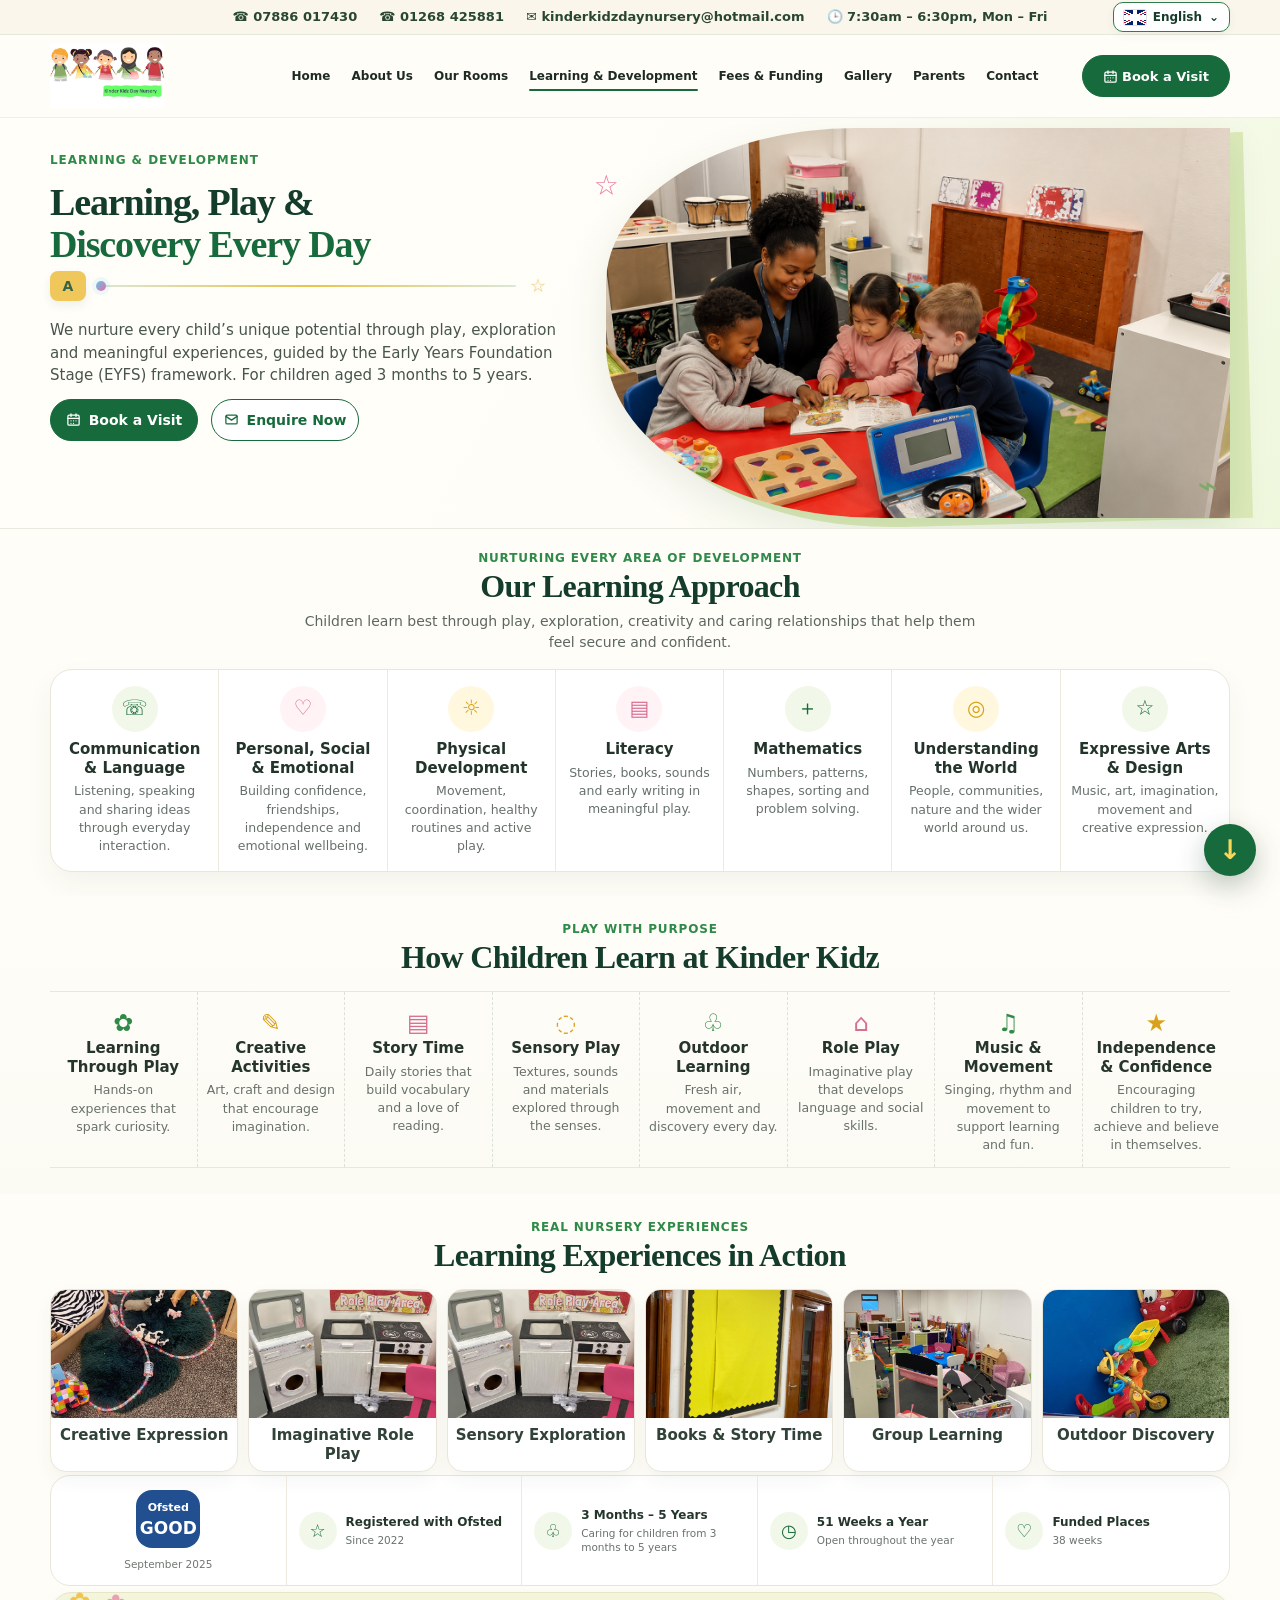
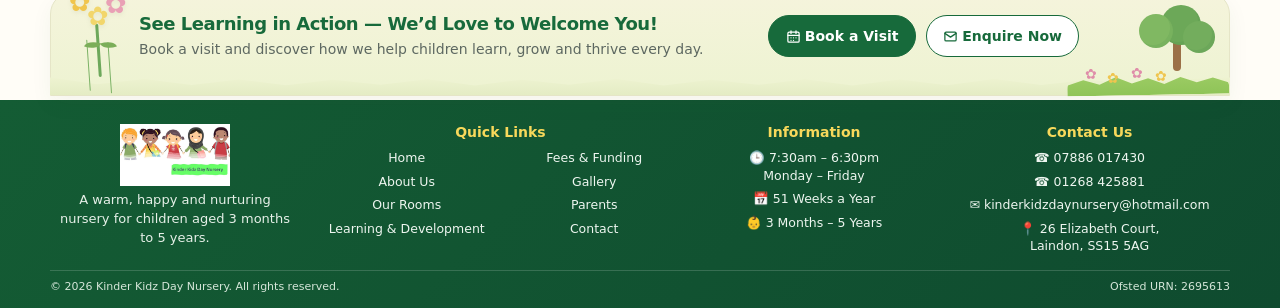
<file: learning.html>
<!DOCTYPE html>

<html lang="en-GB" translate="no" class="notranslate">
<head>
<meta charset="utf-8"/>
<meta name="google" content="notranslate">
<meta http-equiv="Content-Language" content="en-GB">
<meta content="width=device-width, initial-scale=1" name="viewport"/>
<meta content="Learning and development at Kinder Kidz Day Nursery in Laindon, supporting children through play and the EYFS." name="description"/>
<title>Learning &amp; Development | Kinder Kidz Day Nursery</title>
<style>
:root{
  --green:#176a3b;--green2:#2f8a49;--deep:#143c2c;--cream:#fffdf7;--soft:#f7f3e8;
  --text:#1f2a24;--muted:#5f6761;--line:#e8e2d5;--gold:#f7d85b;--pink:#e9799f;
  --blue:#70b5d4;--shadow:0 12px 30px rgba(18,60,43,.08);
}
*{box-sizing:border-box}
html{scroll-behavior:smooth}
body{margin:0;background:var(--cream);color:var(--text);font-family:Inter,ui-sans-serif,system-ui,-apple-system,BlinkMacSystemFont,"Segoe UI",sans-serif;line-height:1.5;max-width:100%;overflow-x:hidden}
a{text-decoration:none;color:inherit}img{display:block;max-width:100%}button{font:inherit}
.container{width:min(1180px,calc(100% - 40px));margin:auto}
h1,h2,h3{margin:0;color:var(--deep);line-height:1.06}h1,h2{font-family:Georgia,"Times New Roman",serif}
h1{font-size:clamp(40px,4.2vw,60px);letter-spacing:-.035em}h2{font-size:clamp(32px,3vw,44px);letter-spacing:-.025em}p{margin:0}

.topbar{background:#fbf6eb;border-bottom:1px solid rgba(23,106,59,.09)}
.topbar .container{display:flex;flex-wrap:wrap;justify-content:center;gap:22px;padding:7px 0;font-size:13px;color:#294633;font-weight:600}
.topbar span{display:flex;align-items:center;gap:8px}
header{position:sticky;top:0;z-index:50;background:rgba(255,253,247,.97);backdrop-filter:blur(10px);border-bottom:1px solid rgba(23,106,59,.08)}
.nav{height:82px;display:flex;align-items:center;gap:24px}.brand{display:flex;align-items:center;min-width:198px}.brand img{width:198px;height:64px;object-fit:contain;object-position:left center}
.navlinks{display:flex;align-items:center;justify-content:center;gap:21px;flex:1;font-size:13px;font-weight:700}.navlinks a{padding:9px 0;position:relative;white-space:nowrap}.navlinks a.active:after,.navlinks a:hover:after{content:"";position:absolute;left:0;right:0;bottom:1px;height:2px;background:var(--green);border-radius:99px}
.btn{display:inline-flex;align-items:center;justify-content:center;gap:8px;border-radius:999px;padding:12px 20px;font-weight:800;border:1.5px solid var(--green);cursor:pointer;transition:.2s ease}.btn.primary{background:var(--green);color:#fff}.btn.secondary{background:#fff;color:var(--green)}.btn.pink{background:var(--pink);border-color:var(--pink);color:#fff}.btn:hover{transform:translateY(-1px);box-shadow:0 8px 20px rgba(23,106,59,.13)}
.menu-btn{display:none;background:#f3f7ec;border:0;width:40px;height:40px;border-radius:11px;color:var(--green);padding:5px;place-items:center;margin-left:auto}

.hero{padding:10px 0 10px;background:linear-gradient(120deg,#fffef9 0%,#fffdf7 58%,#eef7dc 100%);overflow:hidden}
.hero-grid{display:grid;grid-template-columns:.86fr 1.14fr;gap:24px;align-items:center}
.eyebrow{font-size:12px;font-weight:900;color:var(--green2);letter-spacing:.08em;text-transform:uppercase;margin-bottom:9px}
.hero-copy p{font-size:17px;color:#47554d;max-width:520px;margin:15px 0 20px}.hero-actions{display:flex;gap:10px;flex-wrap:wrap}
.hero-media{position:relative;min-height:350px}.hero-media:before{content:"";position:absolute;inset:14px -26px 5px 20px;background:#dceab8;border-radius:46% 5% 5% 48%;transform:rotate(-1deg)}.hero-media img{position:absolute;inset:0;width:100%;height:100%;object-fit:cover;object-position:center;border-radius:45% 5% 5% 46%;box-shadow:var(--shadow)}
.doodle{position:absolute;font-size:28px;color:var(--pink);line-height:1}.doodle.one{left:-12px;top:44px}.doodle.two{right:12px;bottom:16px;color:#80a967;font-size:34px}

.feature-strip{padding:10px 0 14px}.feature-card{background:#fff;border:1px solid var(--line);box-shadow:var(--shadow);border-radius:22px;display:grid;grid-template-columns:repeat(5,1fr);overflow:hidden}.feature{padding:17px 14px;text-align:center;position:relative}.feature:not(:last-child):after{content:"";position:absolute;right:0;top:16px;bottom:16px;width:1px;background:#e9e4d8}.feature .ico{width:42px;height:42px;border-radius:14px;background:#eff7e8;color:var(--green);display:grid;place-items:center;margin:0 auto 8px;font-size:21px}.feature:nth-child(2) .ico{background:#fff0f4;color:#cf668b}.feature:nth-child(3) .ico{background:#fff7da;color:#bd9200}.feature:nth-child(4) .ico{background:#edf7fb;color:#4f8fae}.feature:nth-child(5) .ico{background:#eef5e8;color:#5e8e4e}.feature b{display:block;font-size:13px}.feature small{display:block;margin-top:3px;color:#69726c;font-size:11.5px;line-height:1.35}

.section{padding:28px 0}.section-title{text-align:center;margin-bottom:18px}.section-title .kicker{font-size:13px;font-weight:800;color:var(--green2);margin-bottom:4px}.section-title p{color:var(--muted);font-size:15px;max-width:680px;margin:8px auto 0}
.rooms-grid{display:grid;grid-template-columns:repeat(4,1fr);gap:13px}.room-card{background:#fff;border:1px solid #e7e1d5;border-radius:24px;overflow:hidden;box-shadow:0 9px 24px rgba(23,70,42,.06);display:flex;flex-direction:column}.room-card img{width:100%;height:185px;object-fit:cover}.room-body{padding:16px 15px 17px;display:flex;flex-direction:column;gap:8px;flex:1}.room-head{display:flex;gap:9px;align-items:center}.room-icon{width:38px;height:38px;border-radius:50%;display:grid;place-items:center;flex:0 0 auto;background:#fff0f4;color:#ca6689}.room-card:nth-child(2) .room-icon{background:#fff7dc;color:#bd9000}.room-card:nth-child(3) .room-icon{background:#eef7e8;color:#478255}.room-card:nth-child(4) .room-icon{background:#edf7fb;color:#4f8fae}.room-card h3{font-family:inherit;font-size:18px}.room-age{font-size:13px;color:#6c746f}.room-body>p{font-size:13.5px;color:#525d57;line-height:1.45}.mini-list{display:grid;gap:5px;font-size:12.5px;color:#36413c;margin-top:2px}.mini-list span{display:flex;gap:7px}.mini-list i{font-style:normal;color:var(--green);font-weight:900}

.experience{padding:24px 0 22px}.experience-panel{border-top:1px solid var(--line);border-bottom:1px solid var(--line);padding:19px 0}.experience-grid{display:grid;grid-template-columns:repeat(5,1fr);gap:0}.experience-item{text-align:center;padding:6px 16px}.experience-item:not(:last-child){border-right:1px dashed #d5dcd0}.experience-item .ico{width:52px;height:52px;border-radius:50%;border:2px solid #8fbd8f;color:var(--green);display:grid;place-items:center;margin:0 auto 8px;font-size:23px}.experience-item:nth-child(2) .ico,.experience-item:nth-child(4) .ico{border-color:#ecc553;color:#c69700}.experience-item h3{font-family:inherit;font-size:15px;margin-bottom:4px}.experience-item p{font-size:12px;color:#69716c;line-height:1.4}

.gallery-strip{padding:18px 0 20px}.gallery-row{display:grid;grid-template-columns:repeat(4,1fr);gap:12px}.gallery-row img{width:100%;height:160px;object-fit:cover;border-radius:18px;box-shadow:0 8px 20px rgba(23,70,42,.06)}

.cta-wrap{padding:4px 0 8px}.cta{background:linear-gradient(135deg,#eff8e3 0%,#fff9df 68%,#eff5d8 100%);border:1px solid #e4ead5;border-radius:20px;padding:18px 22px;display:flex;align-items:center;justify-content:space-between;gap:18px}.cta h2{font-family:inherit;font-size:18px;color:var(--green)}.cta p{color:#5d6861;font-size:14px;margin-top:3px}.cta-actions{display:flex;gap:10px;flex-wrap:wrap}

footer{background:linear-gradient(135deg,#145c34,#0f4b2f);color:#fff;padding:22px 0 12px}.footer-grid{display:grid;grid-template-columns:1.05fr 1.5fr .95fr 1.18fr;align-items:start;gap:20px}.footer-grid>div{text-align:center;min-width:0}.footer-brand img{width:168px;height:60px;object-fit:contain;margin:0 auto 5px}.footer-brand p{max-width:240px;margin:0 auto;color:#dce9df;font-size:13px}.footer h3{font-family:inherit;color:var(--gold);font-size:14px;margin:0 0 8px}.footer-list{display:grid;gap:5px;font-size:12.5px;color:#e5f0e8;justify-items:center}.footer-list a,.footer-list div{text-align:center}.quicklinks-columns{display:grid;grid-template-columns:1fr 1fr;gap:0 20px}.quicklinks-column{justify-items:center}.footer-contact-col .footer-list a{overflow-wrap:anywhere}.footer-bottom{border-top:1px solid rgba(255,255,255,.14);margin-top:14px;padding-top:9px;font-size:11px;color:#cfe0d5;display:flex;justify-content:space-between;gap:10px;flex-wrap:wrap}

.scroll-nav-btn{position:fixed;right:24px;bottom:24px;z-index:70;width:52px;height:52px;border:0;border-radius:50%;display:grid;place-items:center;background:var(--green);color:var(--gold);font-size:27px;font-weight:800;box-shadow:0 10px 28px rgba(18,60,43,.28);cursor:pointer;transition:.2s ease}.scroll-nav-btn:hover{transform:translateY(-2px);background:var(--green2)}.scroll-nav-btn:focus-visible{outline:3px solid var(--gold);outline-offset:3px}

@media(max-width:980px){
  .container{width:min(100% - 34px,1180px)}
  .nav{height:76px;gap:16px}.brand img{width:180px;height:58px}.nav>.desktop-only{display:none}.menu-btn{display:grid}
  .navlinks{position:fixed;display:none;flex-direction:column;align-items:stretch;left:0;right:0;top:76px;background:#fffdf7;padding:16px 20px 20px;border-bottom:1px solid #e9e5dc;box-shadow:0 16px 28px rgba(0,0,0,.08)}.navlinks.open{display:flex}.navlinks a{padding:9px 4px}
  .hero-grid{grid-template-columns:1fr;gap:14px}.hero-media{min-height:330px}.hero-media img{border-radius:28px}.hero-media:before{inset:10px -8px -7px 12px;border-radius:30px}
  .feature-card{grid-template-columns:repeat(2,1fr)}.feature:nth-child(2n):after{display:none}.feature{border-bottom:1px solid #eee9df}.feature:last-child{grid-column:1/-1;border-bottom:0}.feature:last-child:after{display:none}
  .rooms-grid{grid-template-columns:repeat(2,1fr)}
  .experience-grid{grid-template-columns:repeat(2,1fr)}.experience-item:nth-child(2n){border-right:none}.experience-item{border-bottom:1px dashed #d5dcd0;padding:15px}.experience-item:last-child{grid-column:1/-1;border-bottom:0}.experience-item:last-child{border-right:none}
  .gallery-row{grid-template-columns:repeat(2,1fr)}
  .footer-grid{grid-template-columns:1fr 1fr}.footer-brand{grid-column:1/-1}
}

@media(max-width:620px){
  .container{width:calc(100% - 28px)}.topbar{display:none}.nav{height:70px;gap:10px}.brand{min-width:0}.brand img{width:156px;height:52px}
  .navlinks{left:auto;right:0;width:min(46vw,190px);top:70px;max-height:calc(100vh - 70px);overflow:auto;padding:9px 12px 14px;gap:0;border-left:1px solid #e9e5dc;border-bottom:1px solid #e9e5dc;border-radius:0 0 0 18px;box-shadow:-12px 16px 30px rgba(0,0,0,.10)}
  .navlinks a{font-size:12.5px;padding:7px 3px;line-height:1.24}.menu-btn{width:40px;height:40px;border-radius:11px;padding:5px}.menu-btn svg{width:26px;height:26px}
  .hero{padding:3px 0 5px}.hero-grid{gap:10px}.eyebrow{font-size:11px;margin-bottom:6px}h1{font-size:34px;line-height:1.04}.hero-copy p{font-size:14.5px;line-height:1.5;margin:11px 0 14px}.hero-actions{display:grid;grid-template-columns:1fr;gap:8px}.btn{width:100%;padding:11px 15px;font-size:14px}.hero-media{min-height:270px}
  .feature-strip{padding:7px 0 9px}.feature{padding:13px 9px}.feature .ico{width:38px;height:38px;margin-bottom:6px}.feature b{font-size:12px}.feature small{font-size:10.5px}
  .section{padding:18px 0}.section-title{margin-bottom:12px}.section-title h2{font-size:31px}.section-title p{font-size:14px;margin-top:6px}.rooms-grid{grid-template-columns:1fr;gap:9px}.room-card{display:grid;grid-template-columns:42% 58%;border-radius:20px}.room-card img{height:100%;min-height:230px}.room-body{padding:13px 12px}.room-card h3{font-size:17px}.room-body>p{font-size:13px}.mini-list{font-size:12px;gap:4px}
  .experience{padding:11px 0 10px}.experience-panel{padding:11px 0}.experience-grid{grid-template-columns:1fr}.experience-item,.experience-item:last-child{grid-column:auto;border-right:0;border-bottom:1px dashed #d5dcd0;padding:12px 10px}.experience-item:last-child{border-bottom:0}.experience-item .ico{width:45px;height:45px;margin-bottom:6px}.experience-item h3{font-size:14px}.experience-item p{font-size:11.5px}
  .gallery-strip{padding:10px 0 11px}.gallery-row{grid-template-columns:1fr 1fr;gap:8px}.gallery-row img{height:116px;border-radius:14px}
  .cta-wrap{padding:2px 0 6px}.cta{padding:15px 14px;display:grid;gap:10px}.cta h2{font-size:17px}.cta p{font-size:13px}.cta-actions{display:grid;grid-template-columns:1fr;gap:8px}
  footer{padding:20px 0 11px}.footer-grid{grid-template-columns:1fr;gap:16px}.footer-brand img{width:160px;height:58px}.footer h3{font-size:16px;margin-bottom:7px}.footer-list{gap:5px;font-size:13px}.quicklinks-columns{grid-template-columns:1fr 1fr;gap:0 16px}.footer-bottom{margin-top:12px;padding-top:8px;font-size:11px;justify-content:center;text-align:center}
  .scroll-nav-btn{width:46px;height:46px;right:16px;bottom:18px;font-size:24px}
}
@media(max-width:420px){.navlinks{width:min(47vw,176px)}}

/* ============================================================
   GLOBAL HEADER CONSISTENCY — Pages 1–3
   Same top contact bar, nav sizing, mobile drawer and CTA style.
   ============================================================ */
.topbar{background:#fbf6eb;border-bottom:1px solid rgba(23,106,59,.09)}
.topbar .container{display:flex;flex-wrap:wrap;justify-content:center;gap:22px;padding:7px 0;font-size:13px;color:#294633;font-weight:600}
.topbar span{display:flex;align-items:center;gap:8px}
.nav{height:82px;gap:24px}
.brand{min-width:198px}
.brand img{width:198px;height:64px}
.navlinks{gap:21px;font-size:13px;font-weight:700}
.navlinks a{padding:9px 0;white-space:nowrap}
.nav>.btn.primary.desktop-only{background:var(--green);border-color:var(--green);color:#fff}
@media(max-width:980px){
  .nav{height:76px;gap:16px}
  .brand img{width:180px;height:58px}
  .nav>.desktop-only{display:none}
  .menu-btn{display:grid}
  .navlinks{top:76px}
}
@media(max-width:620px){
  .topbar{display:none}
  .nav{height:70px;gap:10px}
  .brand{min-width:0}
  .brand img{width:156px;height:52px}
  .navlinks{left:auto;right:0;width:min(46vw,190px);top:70px;max-height:calc(100vh - 70px);overflow:auto;padding:9px 12px 14px;gap:0;border-left:1px solid #e9e5dc;border-bottom:1px solid #e9e5dc;border-radius:0 0 0 18px;box-shadow:-12px 16px 30px rgba(0,0,0,.10)}
  .navlinks a{font-size:12.5px;padding:7px 3px;line-height:1.24}
  .menu-btn{width:40px;height:40px;border-radius:11px;padding:5px}
  .menu-btn svg{width:26px;height:26px}
}
@media(max-width:420px){.navlinks{width:min(47vw,176px)}}



/* ============================================================
   SITE-WIDE CONSISTENCY PASS — Pages 1–3
   Our Rooms = header/nav/eyebrow/body-copy reference.
   Home = main hero-title reference.
   No cards, photos or section structures are repositioned here.
   ============================================================ */
:root{
  --site-topbar-size:13px;
  --site-nav-size:13px;
  --site-header-btn-size:14px;
  --site-eyebrow-size:12px;
  --site-hero-body-size:16px;
  --site-section-body-size:14px;
  --site-card-title-size:16px;
  --site-card-body-size:13px;
  --site-footer-title-size:14px;
  --site-footer-body-size:12.5px;
}
body{font-size:15px;line-height:1.5}

/* Exact same top contact bar on every page */
.topbar{background:#fbf6eb;border-bottom:1px solid rgba(23,106,59,.09)}
.topbar .container{
  display:flex!important;
  flex-wrap:wrap!important;
  justify-content:center!important;
  align-items:center!important;
  gap:22px!important;
  padding:7px 0!important;
  font-size:var(--site-topbar-size)!important;
  line-height:1.25!important;
  color:#294633!important;
  font-weight:600!important;
}
.topbar span{display:flex;align-items:center;gap:8px;white-space:nowrap}

/* Our Rooms header is now the single master header */
.nav{height:82px!important;gap:24px!important;align-items:center!important}
.brand{min-width:198px!important;display:flex;align-items:center}
.brand img{width:198px!important;height:64px!important;object-fit:contain!important;object-position:left center!important}
.navlinks{
  gap:21px!important;
  font-size:var(--site-nav-size)!important;
  font-weight:700!important;
  line-height:1.2!important;
}
.navlinks a{padding:9px 0!important;white-space:nowrap!important}
.nav > .btn{
  padding:12px 20px!important;
  min-height:42px!important;
  font-size:var(--site-header-btn-size)!important;
  line-height:1!important;
  gap:8px!important;
}

/* Same hero text starting point on desktop; images/cards stay untouched */
.hero-copy{align-self:start!important;padding-top:34px!important;margin:0!important}
.eyebrow{
  font-size:var(--site-eyebrow-size)!important;
  line-height:1.2!important;
  margin-top:0!important;
  margin-bottom:9px!important;
  letter-spacing:.08em!important;
  font-weight:900!important;
}

/* Home page hero title becomes the master title scale */
.hero h1,
.hero-copy h1{
  font-family:Georgia,"Times New Roman",serif!important;
  font-size:clamp(42px,3.8vw,56px)!important;
  line-height:1.04!important;
  letter-spacing:-.03em!important;
  margin:0!important;
}

/* Our Rooms intro paragraph becomes the master hero body scale */
.hero-copy > p,
.hero .container > .hero-copy > p{
  font-size:var(--site-hero-body-size)!important;
  line-height:1.5!important;
  max-width:520px!important;
  margin:15px 0 20px!important;
}

/* Shared section typography: smaller, cleaner and repeatable */
.section-title .kicker{font-size:12px!important;line-height:1.2!important;margin-bottom:4px!important}
.section-title h2{font-size:clamp(28px,2.6vw,36px)!important;line-height:1.08!important;letter-spacing:-.02em!important}
.section-title p{font-size:var(--site-section-body-size)!important;line-height:1.5!important;margin-top:7px!important}

/* Page-specific headings/body copy mapped onto the same restrained scale */
.story-copy h2,.values-head h2,.diff-copy h2{font-size:18px!important;line-height:1.2!important}
.story-copy p,.diff-copy p,.tick{font-size:var(--site-section-body-size)!important;line-height:1.5!important}
.value h3,.room-body h3,.room-card h3,.feature h3,.proof-card h3,.experience-item h3{font-size:var(--site-card-title-size)!important;line-height:1.25!important}
.value p,.room-body p,.room-body>p,.feature p,.proof-card p,.experience-item p{font-size:var(--site-card-body-size)!important;line-height:1.45!important}

/* One button text scale across sections */
.btn{font-size:14px!important;line-height:1.1!important}

/* Footer typography uses the same compact scale on all three pages */
footer h3,.footer h3{font-size:var(--site-footer-title-size)!important;line-height:1.2!important}
.footer-list{font-size:var(--site-footer-body-size)!important;line-height:1.4!important}
.footer-brand p{font-size:13px!important;line-height:1.45!important}
.footer-bottom{font-size:11px!important;line-height:1.35!important}

@media (max-width:980px){
  .nav{height:76px!important;gap:16px!important}
  .brand{min-width:0!important}
  .brand img{width:180px!important;height:58px!important}
  .navlinks{top:76px!important}
  .hero-copy{padding-top:18px!important}
}

@media (max-width:620px){
  body{font-size:14px}
  .topbar{display:none!important}
  .nav{height:70px!important;gap:10px!important}
  .brand img{width:156px!important;height:52px!important}
  .navlinks{
    left:auto!important;
    right:0!important;
    width:min(46vw,190px)!important;
    top:70px!important;
    max-height:calc(100vh - 70px)!important;
    overflow:auto!important;
    padding:9px 12px 14px!important;
    gap:0!important;
    border-left:1px solid #e9e5dc!important;
    border-bottom:1px solid #e9e5dc!important;
    border-radius:0 0 0 18px!important;
    box-shadow:-12px 16px 30px rgba(0,0,0,.10)!important;
  }
  .navlinks a{font-size:12.5px!important;padding:7px 3px!important;line-height:1.24!important}
  .menu-btn{width:40px!important;height:40px!important;border-radius:11px!important;padding:5px!important}
  .menu-btn svg{width:26px!important;height:26px!important}

  /* All three hero text blocks begin at the same mobile offset */
  .hero-copy{align-self:stretch!important;padding-top:0!important;margin:0!important}
  .eyebrow{font-size:11px!important;margin-bottom:6px!important}
  .hero h1,.hero-copy h1{font-size:34px!important;line-height:1.04!important;letter-spacing:-.025em!important}
  .hero-copy > p,.hero .container > .hero-copy > p{font-size:14.5px!important;line-height:1.5!important;margin:11px 0 14px!important;max-width:none!important}

  .section-title h2{font-size:29px!important;line-height:1.08!important}
  .section-title p{font-size:13.5px!important;line-height:1.48!important}
  .story-copy h2,.values-head h2,.diff-copy h2{font-size:17px!important}
  .story-copy p,.diff-copy p,.tick{font-size:13.5px!important}
  .value h3,.room-body h3,.room-card h3,.feature h3,.proof-card h3,.experience-item h3{font-size:15px!important}
  .value p,.room-body p,.room-body>p,.feature p,.proof-card p,.experience-item p{font-size:12.5px!important}

  .btn{font-size:14px!important}
  footer h3,.footer h3{font-size:16px!important}
  .footer-list{font-size:13px!important}
  .footer-brand p{font-size:13px!important}
}
@media(max-width:420px){.navlinks{width:min(47vw,176px)!important}}



/* ============================================================
   FINAL SHARED HEADER + HERO ALIGNMENT — Pages 1–3
   Goal: switching Home / About Us / Our Rooms must feel stationary.
   Existing cards, sections and page content below the hero are untouched.
   ============================================================ */
:root{
  --kk-topbar-font:13px;
  --kk-nav-font:13px;
  --kk-header-btn-font:14px;
  --kk-eyebrow-font:12px;
  --kk-hero-title-font:50px;
  --kk-hero-body-font:15px;
  --kk-hero-line:1.04;
}

/* One identical header frame on all three pages */
.topbar{background:#fbf6eb!important;border-bottom:1px solid rgba(23,106,59,.09)!important}
.topbar .container{
  width:min(1180px,calc(100% - 40px))!important;
  min-height:34px!important;
  display:flex!important;
  align-items:center!important;
  justify-content:center!important;
  flex-wrap:wrap!important;
  gap:22px!important;
  padding:7px 0!important;
  font-size:var(--kk-topbar-font)!important;
  line-height:1.25!important;
  color:#294633!important;
  font-weight:600!important;
}
.topbar span{display:flex!important;align-items:center!important;gap:8px!important;white-space:nowrap!important}
header{position:sticky!important;top:0!important;z-index:50!important;background:rgba(255,253,247,.96)!important;backdrop-filter:blur(10px)!important;border-bottom:1px solid rgba(23,106,59,.08)!important}
.nav{
  width:min(1180px,calc(100% - 40px))!important;
  height:82px!important;
  display:flex!important;
  align-items:center!important;
  gap:24px!important;
  margin:auto!important;
  padding:0!important;
}
.brand{display:flex!important;align-items:center!important;min-width:198px!important;width:198px!important;flex:0 0 198px!important}
.brand img{width:198px!important;height:64px!important;object-fit:contain!important;object-position:left center!important}
.navlinks{
  display:flex!important;
  align-items:center!important;
  justify-content:center!important;
  flex:1 1 auto!important;
  gap:21px!important;
  font-size:var(--kk-nav-font)!important;
  font-weight:700!important;
  line-height:1.2!important;
  margin:0!important;
  padding:0!important;
}
.navlinks a{padding:9px 0!important;white-space:nowrap!important;position:relative!important}
.navlinks a.active:after,.navlinks a:hover:after{content:""!important;position:absolute!important;left:0!important;right:0!important;bottom:1px!important;height:2px!important;background:var(--green)!important;border-radius:999px!important}
.header-visit{
  display:inline-flex!important;
  width:118px!important;
  min-width:118px!important;
  height:42px!important;
  min-height:42px!important;
  padding:0 15px!important;
  font-size:var(--kk-header-btn-font)!important;
  line-height:1!important;
  gap:0!important;
  flex:0 0 118px!important;
}
.menu-btn{display:none!important}

/* Shared desktop hero frame */
@media (min-width:981px){
  .hero{padding:0!important;min-height:410px!important;overflow:hidden!important}
  .hero > .container,
  .hero-grid{
    width:min(1180px,calc(100% - 40px))!important;
    display:grid!important;
    grid-template-columns:minmax(0,.92fr) minmax(0,1.08fr)!important;
    align-items:start!important;
    gap:24px!important;
    min-height:410px!important;
    margin:auto!important;
    padding:0!important;
  }
  .hero-copy{
    width:100%!important;
    min-width:0!important;
    min-height:398px!important;
    align-self:start!important;
    display:grid!important;
    grid-template-rows:16px 164px 76px 44px!important;
    row-gap:8px!important;
    align-content:start!important;
    padding:20px 0 0!important;
    margin:0!important;
  }
  .eyebrow{
    align-self:start!important;
    font-size:var(--kk-eyebrow-font)!important;
    line-height:16px!important;
    font-weight:900!important;
    letter-spacing:.08em!important;
    text-transform:uppercase!important;
    margin:0!important;
    padding:0!important;
  }
  .hero h1,.hero-copy h1{
    align-self:start!important;
    font-family:Georgia,"Times New Roman",serif!important;
    font-size:var(--kk-hero-title-font)!important;
    line-height:var(--kk-hero-line)!important;
    letter-spacing:-.03em!important;
    margin:0!important;
    padding:0!important;
    max-width:520px!important;
  }
  .hero-copy > p,.hero .container > .hero-copy > p{
    align-self:start!important;
    font-size:var(--kk-hero-body-font)!important;
    line-height:1.5!important;
    max-width:520px!important;
    margin:0!important;
    padding:0!important;
    color:#47554d!important;
  }
  .hero-actions{
    align-self:start!important;
    display:flex!important;
    align-items:flex-start!important;
    gap:10px!important;
    margin:0!important;
    padding:0!important;
    flex-wrap:nowrap!important;
  }
  .hero-actions .btn{
    width:148px!important;
    min-width:148px!important;
    height:42px!important;
    min-height:42px!important;
    padding:0 12px!important;
    font-size:14px!important;
    line-height:1!important;
  }
  .hero-media{
    position:relative!important;
    align-self:start!important;
    width:100%!important;
    height:390px!important;
    min-height:390px!important;
    margin:10px 0 0!important;
    padding:0!important;
    overflow:visible!important;
  }
  .hero-media:before{
    content:""!important;
    position:absolute!important;
    inset:12px -18px -8px 18px!important;
    background:#dceab8!important;
    border-radius:40% 0 0 44%!important;
    transform:rotate(-1.5deg)!important;
  }
  .hero-media img{
    position:absolute!important;
    inset:0!important;
    width:100%!important;
    height:100%!important;
    max-width:none!important;
    object-fit:cover!important;
    object-position:center center!important;
    border-radius:40% 0 0 44%!important;
    box-shadow:0 14px 40px rgba(20,66,42,.10)!important;
  }
}

/* Slightly tighter shared desktop frame on smaller laptops */
@media (min-width:981px) and (max-width:1199px){
  :root{--kk-hero-title-font:46px}
  .topbar .container,.nav,.hero > .container,.hero-grid{width:min(1080px,calc(100% - 44px))!important}
  .nav{gap:18px!important}
  .brand{min-width:185px!important;width:185px!important;flex-basis:185px!important}
  .brand img{width:185px!important}
  .navlinks{gap:16px!important;font-size:12.5px!important}
  .header-visit{width:112px!important;min-width:112px!important;flex-basis:112px!important}
  .hero-copy{grid-template-rows:16px 154px 76px 44px!important}
}

/* One identical mobile header + hero frame */
@media (max-width:980px){
  .topbar{display:none!important}
  .nav{
    width:min(100% - 34px,1180px)!important;
    height:76px!important;
    gap:16px!important;
  }
  .brand{min-width:0!important;width:auto!important;flex:0 0 auto!important}
  .brand img{width:180px!important;height:58px!important}
  .header-visit{display:none!important}
  .menu-btn{display:grid!important;margin-left:auto!important}
  .navlinks{display:none!important}
  .navlinks.open{display:flex!important}
}

@media (max-width:620px){
  .nav{width:calc(100% - 28px)!important;height:70px!important;gap:10px!important}
  .brand img{width:156px!important;height:52px!important}
  .menu-btn{width:40px!important;height:40px!important;border-radius:11px!important;padding:5px!important;background:#f3f7ec!important;color:var(--green)!important}
  .menu-btn svg{width:26px!important;height:26px!important}
  .navlinks{
    position:fixed!important;
    left:auto!important;
    right:0!important;
    top:70px!important;
    width:min(46vw,190px)!important;
    max-height:calc(100vh - 70px)!important;
    overflow:auto!important;
    flex-direction:column!important;
    align-items:stretch!important;
    justify-content:flex-start!important;
    gap:0!important;
    padding:9px 12px 14px!important;
    background:#fffdf7!important;
    border-left:1px solid #e9e5dc!important;
    border-bottom:1px solid #e9e5dc!important;
    border-radius:0 0 0 18px!important;
    box-shadow:-12px 16px 30px rgba(0,0,0,.10)!important;
  }
  .navlinks a{font-size:12.5px!important;padding:7px 3px!important;line-height:1.24!important}

  .hero{padding:0!important;min-height:0!important}
  .hero > .container,.hero-grid{
    width:calc(100% - 28px)!important;
    display:flex!important;
    flex-direction:column!important;
    align-items:stretch!important;
    gap:14px!important;
    margin:auto!important;
    padding:4px 0 8px!important;
    min-height:0!important;
  }
  .hero-copy{
    width:100%!important;
    min-height:0!important;
    display:grid!important;
    grid-template-rows:14px 108px 110px 92px!important;
    row-gap:6px!important;
    align-content:start!important;
    padding:0!important;
    margin:0!important;
  }
  .eyebrow{font-size:11px!important;line-height:14px!important;margin:0!important;padding:0!important}
  .hero h1,.hero-copy h1{
    font-size:34px!important;
    line-height:1.04!important;
    letter-spacing:-.025em!important;
    max-width:none!important;
    margin:0!important;
    padding:0!important;
    align-self:start!important;
  }
  .hero-copy > p,.hero .container > .hero-copy > p{
    font-size:14.5px!important;
    line-height:1.5!important;
    max-width:none!important;
    margin:0!important;
    padding:0!important;
    align-self:start!important;
  }
  .hero-actions{
    display:grid!important;
    grid-template-columns:1fr!important;
    gap:8px!important;
    align-content:start!important;
    margin:0!important;
    padding:0!important;
  }
  .hero-actions .btn{width:100%!important;height:42px!important;min-height:42px!important;padding:0 14px!important;font-size:14px!important}
  .hero-media{
    position:relative!important;
    width:100%!important;
    height:270px!important;
    min-height:270px!important;
    margin:0!important;
    padding:0!important;
  }
  .hero-media:before{content:""!important;position:absolute!important;inset:9px -7px -7px 11px!important;background:#dceab8!important;border-radius:28px!important;transform:rotate(-1deg)!important}
  .hero-media img{position:absolute!important;inset:0!important;width:100%!important;height:100%!important;max-width:none!important;object-fit:cover!important;object-position:center center!important;border-radius:28px!important;box-shadow:0 12px 28px rgba(20,66,42,.10)!important}
}
@media(max-width:420px){
  .navlinks{width:min(47vw,176px)!important}
  .hero > .container,.hero-grid{width:calc(100% - 22px)!important}
  .hero-copy{grid-template-rows:14px 104px 110px 92px!important}
  .hero h1,.hero-copy h1{font-size:32px!important}
}


/* ============================================================
   FINAL CONSISTENCY PASS v4 — buttons, hero surface & footer
   Approved rules carried across Home / About / Our Rooms.
   ============================================================ */

/* Our Rooms hero surface is the master on all three pages. */
.hero{
  background:linear-gradient(120deg,#fffef9 0%,#fffdf7 58%,#eef7dc 100%)!important;
  border-top:0!important;
  border-left:0!important;
  border-right:0!important;
  border-bottom:1px solid #e8eadf!important;
  box-shadow:none!important;
}
.hero > .container,.hero-grid{border:0!important;box-shadow:none!important;background:transparent!important}

/* One professional icon system. No emoji icons inside action buttons. */
.btn.visit-action,.btn.enquire-action,.btn.contact-action{
  white-space:nowrap!important;
  flex-wrap:nowrap!important;
  gap:8px!important;
}
.btn-icon{width:16px;height:16px;display:inline-grid;place-items:center;flex:0 0 16px;line-height:0}
.btn-icon svg{display:block;width:16px;height:16px}
.btn-label{display:inline-block;white-space:nowrap;line-height:1}
.btn.visit-action{background:var(--green)!important;color:#fff!important;border-color:var(--green)!important}
.btn.enquire-action{background:#fff!important;color:var(--green)!important;border-color:var(--green)!important}
.btn.contact-action{background:#fff!important;color:var(--green)!important;border-color:rgba(255,255,255,.82)!important}
.btn.contact-action .icon-phone{color:#e66f91!important}

/* Desktop header Book a Visit: same visual family, always one row. */
.header-visit.visit-action{
  width:148px!important;
  min-width:148px!important;
  max-width:148px!important;
  flex:0 0 148px!important;
  height:42px!important;
  min-height:42px!important;
  padding:0 15px!important;
  font-size:14px!important;
  line-height:1!important;
  border-radius:999px!important;
}
.hero-actions .btn,.cta-actions .btn{
  min-height:42px!important;
  font-size:14px!important;
  border-radius:999px!important;
}
@media (min-width:981px){
  .hero-actions .btn{width:148px!important;min-width:148px!important;height:42px!important;padding:0 12px!important}
  .cta-actions .btn{min-width:148px!important;height:42px!important;padding:0 16px!important}
}
@media (min-width:981px) and (max-width:1199px){
  .nav{gap:14px!important}
  .navlinks{gap:13px!important;font-size:12px!important}
  .header-visit.visit-action{width:136px!important;min-width:136px!important;max-width:136px!important;flex-basis:136px!important;padding:0 12px!important;font-size:13px!important}
}

/* About Us bottom CTA: green visit + white contact with pink phone icon. */
.cta .contact-action,.cta-wrap .contact-action{background:#fff!important;color:var(--green)!important;border-color:#fff!important}
.cta .contact-action .icon-phone,.cta-wrap .contact-action .icon-phone{color:#e66f91!important}

/* Small desktop-only nursery animation uses the spare third title line on About Us. */
.hero-copy{position:relative!important}
.about-hero-mini-animation{display:none}
@media (min-width:981px){
  .about-hero-mini-animation{
    display:flex;
    position:absolute;
    left:3px;
    top:135px;
    width:118px;
    height:24px;
    align-items:center;
    gap:9px;
    pointer-events:none;
    opacity:.9;
  }
  .about-hero-mini-animation .mini-track{height:2px;width:46px;background:linear-gradient(90deg,#d9e9b9,#f2c94c);border-radius:999px;position:relative;overflow:visible}
  .about-hero-mini-animation .mini-track:after{content:"";position:absolute;width:8px;height:8px;border-radius:50%;background:#2f8a49;top:-3px;left:0;animation:kkMiniTravel 3.2s ease-in-out infinite alternate}
  .about-hero-mini-animation .mini-star{font-size:14px;color:#e4ab20;animation:kkMiniTwinkle 2.1s ease-in-out infinite}
  .about-hero-mini-animation .mini-leaf{font-size:15px;color:#6fa34e;animation:kkMiniFloat 2.8s ease-in-out infinite}
}
@keyframes kkMiniTravel{to{transform:translateX(38px)}}
@keyframes kkMiniTwinkle{50%{transform:scale(1.22) rotate(12deg);opacity:.6}}
@keyframes kkMiniFloat{50%{transform:translateY(-3px) rotate(-7deg)}}

/* About CTA colour treatment is the same on desktop and mobile. */
.about-bottom-cta{background:linear-gradient(135deg,#f5f9ed,#eef6df)!important;color:var(--deep)!important;border:1px solid #e0e8d4!important}
.about-bottom-cta h2{color:var(--deep)!important}
.about-bottom-cta p{color:#56635a!important}

/* One identical footer content and layout across all three pages. */
.site-footer-v5{background:linear-gradient(135deg,#145c34,#0f4b2f)!important;color:#fff!important;padding:24px 0 13px!important}
.footer-grid-v5{
  display:grid!important;
  grid-template-columns:1.05fr 1.5fr .95fr 1.18fr!important;
  align-items:start!important;
  gap:22px!important;
}
.footer-grid-v5>div{text-align:center!important;min-width:0!important}
.site-footer-v5 .footer-brand img{width:176px!important;height:62px!important;object-fit:contain!important;margin:0 auto 5px!important}
.site-footer-v5 .footer-brand p{max-width:240px!important;margin:5px auto 0!important;color:#e6f0e8!important;font-size:12.5px!important;line-height:1.45!important}
.site-footer-v5 h3{font-family:inherit!important;color:#f7d85b!important;font-size:14px!important;line-height:1.2!important;margin:0 0 8px!important;font-weight:800!important}
.site-footer-v5 .footer-list{display:grid!important;gap:6px!important;font-size:12.5px!important;line-height:1.35!important;color:#eef6f0!important;justify-items:center!important}
.site-footer-v5 .footer-list a,.site-footer-v5 .footer-list div{text-align:center!important;color:#eef6f0!important}
.quicklinks-group h3{text-align:center!important}
.quicklinks-columns{display:grid!important;grid-template-columns:1fr 1fr!important;gap:0 18px!important;width:100%!important}
.quicklinks-column{justify-items:start!important}
.quicklinks-column a{text-align:left!important;width:100%!important}
.site-footer-v5 .footer-bottom{border-top:1px solid rgba(255,255,255,.16)!important;margin-top:15px!important;padding-top:9px!important;font-size:11px!important;line-height:1.3!important;color:#d5e6d9!important;display:flex!important;justify-content:space-between!important;gap:10px!important;flex-wrap:wrap!important}

@media(max-width:980px){
  .footer-grid-v5{grid-template-columns:1fr 1fr!important;gap:18px!important}
  .footer-grid-v5 .footer-brand{grid-column:1/-1!important}
  .quicklinks-column{justify-items:center!important}.quicklinks-column a{text-align:center!important}
}
@media(max-width:620px){
  .header-visit.visit-action{display:none!important}
  .hero-actions .btn,.cta-actions .btn{width:100%!important;min-width:0!important;height:42px!important;padding:0 14px!important;font-size:14px!important}
  .site-footer-v5{padding:20px 0 11px!important}
  .footer-grid-v5{grid-template-columns:1fr!important;gap:16px!important}
  .footer-grid-v5 .footer-brand{grid-column:auto!important}
  .site-footer-v5 .footer-brand img{width:160px!important;height:58px!important}
  .site-footer-v5 h3{font-size:16px!important;margin-bottom:7px!important;color:#f7d85b!important}
  .site-footer-v5 .footer-list{gap:5px!important;font-size:13px!important}
  .quicklinks-columns{grid-template-columns:1fr 1fr!important;gap:0 16px!important}
  .quicklinks-column{justify-items:center!important}.quicklinks-column a{text-align:center!important}
  .site-footer-v5 .footer-bottom{margin-top:12px!important;padding-top:8px!important;font-size:11px!important;justify-content:center!important;text-align:center!important}
}



/* ============================================================
   MOBILE HERO GAP ANIMATION v5
   Small nursery-style motion placed between the large title and body copy.
   It fills the visual breathing space without changing cards/images below.
   ============================================================ */
.mobile-hero-gap-animation{display:none}
@media(max-width:620px){
  .hero-copy{position:relative!important}
  .mobile-hero-gap-animation{
    display:flex!important;
    height:24px!important;
    width:min(92%,520px)!important;
    align-items:center!important;
    justify-content:flex-start!important;
    gap:11px!important;
    margin:2px 0 2px!important;
    overflow:hidden!important;
    pointer-events:none!important;
  }
  .mobile-hero-gap-animation .m-line{
    position:relative!important;
    height:2px!important;
    width:58%!important;
    min-width:150px!important;
    background:linear-gradient(90deg,rgba(47,138,73,.18),rgba(247,216,91,.75),rgba(47,138,73,.18))!important;
    border-radius:999px!important;
  }
  .mobile-hero-gap-animation .m-dot{
    position:absolute!important;top:-4px!important;left:0!important;width:10px!important;height:10px!important;border-radius:50%!important;
    background:#2f8a49!important;box-shadow:0 0 0 4px rgba(47,138,73,.08)!important;
    animation:kkMobileTravel 3.8s ease-in-out infinite alternate!important;
  }
  .mobile-hero-gap-animation .m-star{font-size:15px!important;color:#e4ac20!important;animation:kkMobileTwinkle 2.2s ease-in-out infinite!important}
  .mobile-hero-gap-animation .m-leaf{font-size:15px!important;color:#64a15c!important;animation:kkMobileFloat 2.8s ease-in-out infinite!important}
  /* add one animation row while keeping the same compact hierarchy */
  .hero-copy{grid-template-rows:14px 108px 24px 92px 92px!important;row-gap:6px!important}
}
@media(max-width:420px){
  .hero-copy{grid-template-rows:14px 104px 24px 92px 92px!important}
  .mobile-hero-gap-animation{height:22px!important;width:94%!important}
}
@keyframes kkMobileTravel{to{transform:translateX(calc(100% + 105px))}}
@keyframes kkMobileTwinkle{50%{transform:scale(1.22) rotate(15deg);opacity:.58}}
@keyframes kkMobileFloat{50%{transform:translateY(-3px) rotate(-8deg)}}

/* ============================================================
   PAGE 4 — LEARNING & DEVELOPMENT
   Same shared header/hero/footer system as Pages 1–3.
   Compact vertical rhythm from the start.
   ============================================================ */
.learning-section{padding:28px 0}
.compact-section{padding-top:24px;padding-bottom:24px}
.learning-section .section-title{text-align:center;margin:0 auto 17px;max-width:820px}
.learning-section .section-title h2{font-family:Georgia,"Times New Roman",serif;color:var(--deep);font-size:clamp(30px,3vw,42px);line-height:1.08}
.learning-section .section-title .kicker{font-size:12px;color:var(--green2);font-weight:900;text-transform:uppercase;letter-spacing:.07em;margin-bottom:5px}
.learning-section .section-title p{font-size:14px;line-height:1.5;color:#5d6761;margin-top:7px}
.approach-grid{display:grid;grid-template-columns:repeat(7,1fr);border:1px solid #ebe6dc;border-radius:22px;background:#fff;overflow:hidden;box-shadow:0 12px 28px rgba(20,66,42,.05)}
.learning-card{text-align:center;padding:16px 10px;min-width:0}
.learning-card:not(:last-child){border-right:1px solid #eee9df}
.learning-ico{width:46px;height:46px;border-radius:50%;display:grid;place-items:center;margin:0 auto 8px;background:#f2f8e9;color:var(--green);font-size:21px}
.learning-card:nth-child(2n) .learning-ico{background:#fff3f6;color:#d96c91}.learning-card:nth-child(3n) .learning-ico{background:#fff7de;color:#d7a317}
.learning-card h3{font-family:inherit;color:#23342a;font-size:13px;line-height:1.25;margin:0 0 5px}.learning-card p{font-size:11.5px;line-height:1.4;color:#667069;margin:0}
.learn-how{background:linear-gradient(180deg,#fffdf8,#fbfaf3)}
.how-grid{display:grid;grid-template-columns:repeat(8,1fr);gap:0;border-top:1px solid #ece6da;border-bottom:1px solid #ece6da}
.how-item{text-align:center;padding:13px 9px}.how-item:not(:last-child){border-right:1px dashed #dce2d8}.how-item>span{display:block;font-size:24px;color:var(--green2);height:30px}.how-item:nth-child(2n)>span{color:#d9a21d}.how-item:nth-child(3n)>span{color:#d66f93}.how-item h3{font-family:inherit;font-size:12.5px;line-height:1.25;margin:4px 0 5px;color:#25352c}.how-item p{font-size:11px;line-height:1.35;color:#68716c;margin:0}
.experiences-section{padding-top:24px;padding-bottom:22px}
.experience-gallery{display:grid;grid-template-columns:repeat(6,1fr);gap:10px}.experience-gallery figure{margin:0;background:#fff;border:1px solid #ebe6dc;border-radius:16px;overflow:hidden;box-shadow:0 8px 18px rgba(20,66,42,.05)}.experience-gallery img{width:100%;height:128px;object-fit:cover}.experience-gallery figcaption{text-align:center;font-size:11.5px;font-weight:800;color:#314238;padding:8px 5px}
.learning-proof{padding:12px 0 16px}.proof-row{display:grid;grid-template-columns:repeat(5,1fr);border:1px solid #ebe6dc;background:#fff;border-radius:20px;overflow:hidden}.proof-item{display:flex;gap:9px;align-items:center;padding:13px 12px;min-width:0}.proof-item:not(:last-child){border-right:1px solid #eee9df}.proof-item>b,.proof-item div b{display:block;font-size:12px;line-height:1.25;color:#24362b}.proof-item small{display:block;font-size:10.5px;color:#6a726d;margin-top:3px;line-height:1.3}.proof-icon{width:38px;height:38px;border-radius:50%;display:grid;place-items:center;background:#f2f8e9;color:var(--green);font-size:19px;flex:0 0 38px}.proof-badge{background:#234f8d;color:#fff;border-radius:10px;padding:5px 7px;text-align:center;font-size:8.5px;line-height:1.05;flex:0 0 48px}.proof-badge b{font-size:12px;color:#fff}
.learning-cta{padding-top:4px!important;padding-bottom:7px!important}
@media(max-width:1100px){.approach-grid{grid-template-columns:repeat(4,1fr)}.learning-card{border-bottom:1px solid #eee9df}.learning-card:nth-child(4n){border-right:0}.learning-card:nth-last-child(-n+3){border-bottom:0}.how-grid{grid-template-columns:repeat(4,1fr)}.how-item{border-bottom:1px dashed #dce2d8}.how-item:nth-child(4n){border-right:0}.how-item:nth-last-child(-n+4){border-bottom:0}.experience-gallery{grid-template-columns:repeat(3,1fr)}.proof-row{grid-template-columns:repeat(3,1fr)}.proof-item{border-bottom:1px solid #eee9df}.proof-item:nth-child(3n){border-right:0}.proof-item:nth-last-child(-n+2){border-bottom:0}}
@media(max-width:620px){
  .learning-section{padding:18px 0}.compact-section{padding-top:16px;padding-bottom:16px}.learning-section .section-title{margin-bottom:12px}.learning-section .section-title h2{font-size:30px}.learning-section .section-title p{font-size:13px}
  .approach-grid{grid-template-columns:1fr 1fr;border-radius:18px}.learning-card{padding:12px 8px}.learning-card:nth-child(2n){border-right:0}.learning-card:nth-last-child(-n+1){grid-column:1/-1;border-bottom:0}.learning-ico{width:40px;height:40px;font-size:18px;margin-bottom:6px}.learning-card h3{font-size:12px}.learning-card p{font-size:10.8px}
  .how-grid{grid-template-columns:1fr 1fr}.how-item:nth-child(2n){border-right:0}.how-item:nth-last-child(-n+2){border-bottom:0}.how-item{padding:11px 8px}.how-item h3{font-size:12px}.how-item p{font-size:10.5px}
  .experience-gallery{grid-template-columns:1fr 1fr;gap:8px}.experience-gallery img{height:112px}.experience-gallery figcaption{font-size:10.8px;padding:6px 4px}
  .learning-proof{padding:8px 0 10px}.proof-row{grid-template-columns:1fr 1fr;border-radius:18px}.proof-item{padding:10px 8px}.proof-item:nth-child(2n){border-right:0}.proof-item:last-child{grid-column:1/-1;border-bottom:0}.proof-item div b{font-size:11.5px}.proof-item small{font-size:10px}.proof-icon{width:34px;height:34px;flex-basis:34px}
  .learning-cta{padding-top:2px!important;padding-bottom:5px!important}
}


/* ============================================================
   PAGE 4 FINAL POLISH v6
   1) Wide desktop hero animation centred in the heading/body gap.
   2) Mobile hero animation centred in the same visual gap.
   3) "See Learning in Action" banner recreated with soft nursery
      colour, flower, green landscape/tree and a zig-zag lower edge.
   Existing content/buttons remain unchanged.
   ============================================================ */
.learning-desktop-gap-animation{display:none}
@media (min-width:981px){
  .learning-hero .hero-copy{position:relative!important}
  .learning-desktop-gap-animation{
    display:flex!important;
    position:absolute!important;
    left:0!important;
    top:184px!important;
    width:min(500px,96%)!important;
    height:34px!important;
    align-items:center!important;
    justify-content:center!important;
    gap:13px!important;
    pointer-events:none!important;
    opacity:.94!important;
    z-index:2!important;
  }
  .learning-desktop-gap-animation .ld-line{
    position:relative!important;
    width:72%!important;
    height:2px!important;
    border-radius:999px!important;
    background:linear-gradient(90deg,rgba(47,138,73,.14),rgba(247,216,91,.88),rgba(47,138,73,.18))!important;
  }
  .learning-desktop-gap-animation .ld-runner{
    position:absolute!important;left:0!important;top:-5px!important;width:12px!important;height:12px!important;border-radius:50%!important;
    background:#2f8a49!important;box-shadow:0 0 0 5px rgba(47,138,73,.08)!important;
    animation:kkLearningTravel 4.3s ease-in-out infinite alternate!important;
  }
  .learning-desktop-gap-animation .ld-book{font-size:18px!important;color:#d36d8d!important;animation:kkLearningBob 2.7s ease-in-out infinite!important}
  .learning-desktop-gap-animation .ld-star{font-size:20px!important;color:#e4ac20!important;animation:kkLearningTwinkle 2.2s ease-in-out infinite!important}
  .learning-desktop-gap-animation .ld-leaf{font-size:20px!important;color:#67a35c!important;animation:kkLearningFloat 2.9s ease-in-out infinite!important}
}
@keyframes kkLearningTravel{to{transform:translateX(265px) rotate(240deg)}}
@keyframes kkLearningBob{50%{transform:translateY(-4px) rotate(-5deg)}}
@keyframes kkLearningTwinkle{50%{transform:scale(1.28) rotate(16deg);opacity:.62}}
@keyframes kkLearningFloat{50%{transform:translateY(-4px) rotate(-8deg)}}

@media (max-width:620px){
  .learning-hero .mobile-hero-gap-animation{
    width:100%!important;
    height:34px!important;
    justify-content:center!important;
    gap:13px!important;
    margin:0!important;
    overflow:visible!important;
    transform:translateY(-24px)!important;
  }
  .learning-hero .mobile-hero-gap-animation .m-line{width:64%!important;min-width:180px!important}
  .learning-hero .mobile-hero-gap-animation .m-star{font-size:19px!important}
  .learning-hero .mobile-hero-gap-animation .m-leaf{font-size:18px!important}
  .learning-hero .hero-copy{grid-template-rows:14px 108px 34px 92px 92px!important;row-gap:6px!important}
}
@media (max-width:420px){
  .learning-hero .mobile-hero-gap-animation{height:32px!important;transform:translateY(-20px)!important}
  .learning-hero .mobile-hero-gap-animation .m-line{min-width:150px!important;width:62%!important}
  .learning-hero .hero-copy{grid-template-rows:14px 104px 32px 92px 92px!important}
}

/* Mock-up style welcome banner before footer */
.learning-cta{
  position:relative!important;
  z-index:3!important;
  margin-bottom:-10px!important;
  padding-top:2px!important;
  padding-bottom:0!important;
}
.learning-cta .container{position:relative!important}
.learning-cta .cta{
  position:relative!important;
  overflow:visible!important;
  min-height:94px!important;
  padding:18px 142px 25px 78px!important;
  border:1px solid #e7e7cf!important;
  border-radius:22px 22px 8px 8px!important;
  background:linear-gradient(105deg,#fffdf0 0%,#fbf4d9 48%,#edf6d7 100%)!important;
  box-shadow:0 8px 22px rgba(35,74,45,.05)!important;
}
.learning-cta .cta::after{
  content:""!important;
  position:absolute!important;
  left:-1px!important;right:-1px!important;bottom:-14px!important;height:22px!important;
  background:linear-gradient(90deg,#f8f2d8 0%,#eef6d7 100%)!important;
  clip-path:polygon(0 0,5% 38%,10% 10%,15% 42%,20% 13%,25% 45%,30% 12%,35% 43%,40% 15%,45% 46%,50% 13%,55% 42%,60% 10%,65% 45%,70% 13%,75% 42%,80% 11%,85% 44%,90% 12%,95% 40%,100% 0,100% 100%,0 100%)!important;
  z-index:0!important;
}
.learning-cta .learning-cta-copy,.learning-cta .cta-actions{position:relative!important;z-index:3!important}
.learning-cta-flower{
  position:absolute!important;left:18px!important;bottom:18px!important;width:42px!important;height:62px!important;z-index:2!important;pointer-events:none!important;
}
.learning-cta-flower:before{
  content:""!important;position:absolute!important;left:20px!important;bottom:0!important;width:3px!important;height:39px!important;background:#67a858!important;border-radius:999px!important;transform:rotate(-4deg)!important;
}
.learning-cta-flower:after{
  content:"✿"!important;position:absolute!important;left:5px!important;top:0!important;color:#e7bd2e!important;font-size:34px!important;line-height:1!important;filter:drop-shadow(0 2px 2px rgba(74,90,45,.08))!important;animation:kkCtaFlower 3.2s ease-in-out infinite alternate!important;
}
.learning-cta-flower span:before,.learning-cta-flower span:after{
  content:""!important;position:absolute!important;width:14px!important;height:7px!important;border-radius:100% 0 100% 0!important;background:#7bae59!important;bottom:17px!important;
}
.learning-cta-flower span:before{left:7px!important;transform:rotate(18deg)!important}.learning-cta-flower span:after{left:23px!important;transform:scaleX(-1) rotate(18deg)!important}
.learning-cta-landscape{position:absolute!important;right:12px!important;bottom:2px!important;width:116px!important;height:78px!important;z-index:2!important;pointer-events:none!important}
.learning-cta-landscape .hill{position:absolute!important;left:0!important;right:0!important;bottom:0!important;height:31px!important;background:#9dcc63!important;border-radius:65% 65% 8px 8px/100% 100% 8px 8px!important;transform:rotate(-1deg)!important}
.learning-cta-landscape .trunk{position:absolute!important;right:37px!important;bottom:19px!important;width:7px!important;height:34px!important;background:#9b7047!important;border-radius:5px!important}
.learning-cta-landscape .crown{position:absolute!important;border-radius:50%!important;background:#6ca858!important;box-shadow:inset -3px -3px 0 rgba(33,101,54,.08)!important}
.learning-cta-landscape .crown-a{width:36px!important;height:36px!important;right:22px!important;bottom:43px!important}.learning-cta-landscape .crown-b{width:31px!important;height:31px!important;right:47px!important;bottom:39px!important;background:#80b862!important}.learning-cta-landscape .crown-c{width:29px!important;height:29px!important;right:12px!important;bottom:33px!important;background:#73ad5d!important}
.learning-cta-landscape .tiny-flower{position:absolute!important;left:18px!important;bottom:10px!important;font-size:16px!important;color:#df8da9!important;animation:kkCtaFlower 2.8s ease-in-out infinite alternate-reverse!important}
@keyframes kkCtaFlower{to{transform:rotate(7deg) translateY(-2px)}}

@media(max-width:980px){
  .learning-cta .cta{padding:17px 105px 24px 62px!important}
  .learning-cta-landscape{transform:scale(.86);transform-origin:right bottom!important;right:6px!important}
  .learning-cta-flower{transform:scale(.86);transform-origin:left bottom!important;left:10px!important}
}
@media(max-width:620px){
  .learning-cta{margin-bottom:-8px!important}
  .learning-cta .cta{
    min-height:0!important;
    padding:16px 16px 24px!important;
    border-radius:18px 18px 7px 7px!important;
  }
  .learning-cta .learning-cta-copy{padding:0 34px!important;text-align:center!important}
  .learning-cta .cta-actions{margin-top:4px!important}
  .learning-cta-flower{left:3px!important;bottom:18px!important;transform:scale(.63)!important}
  .learning-cta-landscape{right:0!important;bottom:3px!important;transform:scale(.60)!important}
  .learning-cta .cta::after{bottom:-11px!important;height:18px!important}
}



/* ============================================================
   v7 FINAL GAP-FILL + CTA LANDSCAPE POLISH — LEARNING PAGE
   ============================================================ */
@media (min-width:981px){
  .learning-desktop-gap-animation{
    left:0!important;
    top:178px!important;
    width:min(540px,98%)!important;
    height:58px!important;
    justify-content:center!important;
    gap:15px!important;
    overflow:visible!important;
  }
  .learning-desktop-gap-animation::before{
    content:""!important;
    position:absolute!important;
    left:7%!important;
    right:24%!important;
    top:11px!important;
    height:2px!important;
    border-radius:999px!important;
    background:linear-gradient(90deg,rgba(47,138,73,.12),rgba(247,216,91,.85),rgba(47,138,73,.12))!important;
  }
  .learning-desktop-gap-animation .ld-line{
    position:absolute!important;
    left:9%!important;
    right:18%!important;
    bottom:11px!important;
    width:auto!important;
    height:2px!important;
  }
  .learning-desktop-gap-animation .ld-book,
  .learning-desktop-gap-animation .ld-star,
  .learning-desktop-gap-animation .ld-leaf{position:absolute!important;top:0!important;z-index:2!important}
  .learning-desktop-gap-animation .ld-book{right:15%!important;font-size:18px!important}
  .learning-desktop-gap-animation .ld-star{right:8%!important;font-size:20px!important}
  .learning-desktop-gap-animation .ld-leaf{right:1%!important;font-size:19px!important}
  .learning-desktop-gap-animation .ld-runner{animation:kkLearningTravelV7 4.6s ease-in-out infinite alternate!important}
}
@keyframes kkLearningTravelV7{to{transform:translateX(235px) rotate(240deg)}}

@media (max-width:620px){
  .learning-hero .mobile-hero-gap-animation{
    position:relative!important;
    width:100%!important;
    height:46px!important;
    justify-content:center!important;
    gap:13px!important;
    margin:2px 0 6px!important;
    overflow:visible!important;
    transform:none!important;
  }
  .learning-hero .mobile-hero-gap-animation::before{
    content:""!important;
    position:absolute!important;
    left:10%!important;
    right:28%!important;
    top:10px!important;
    height:2px!important;
    border-radius:999px!important;
    background:linear-gradient(90deg,rgba(47,138,73,.12),rgba(247,216,91,.82),rgba(47,138,73,.12))!important;
  }
  .learning-hero .mobile-hero-gap-animation .m-line{
    position:absolute!important;
    left:10%!important;
    right:18%!important;
    top:27px!important;
    width:auto!important;
    min-width:0!important;
    height:2px!important;
  }
  .learning-hero .mobile-hero-gap-animation .m-star,
  .learning-hero .mobile-hero-gap-animation .m-leaf{position:relative!important;top:2px!important;z-index:2!important}
  .learning-hero .hero-copy{grid-template-rows:14px 108px 46px 92px 92px!important;row-gap:6px!important}
}
@media (max-width:420px){
  .learning-hero .mobile-hero-gap-animation{height:42px!important;margin:1px 0 5px!important}
  .learning-hero .mobile-hero-gap-animation::before{left:12%!important;right:30%!important;top:8px!important}
  .learning-hero .mobile-hero-gap-animation .m-line{left:12%!important;right:20%!important;top:24px!important}
  .learning-hero .hero-copy{grid-template-rows:14px 104px 42px 92px 92px!important}
}

/* Welcome banner before footer refined to match the mockup more closely. */
.learning-cta{margin-bottom:-14px!important;padding-top:4px!important;padding-bottom:0!important}
.learning-cta .container{position:relative!important}
.learning-cta .cta{
  position:relative!important;
  width:100%!important;
  overflow:visible!important;
  min-height:104px!important;
  padding:18px 150px 34px 88px!important;
  border:1px solid #e5e5c7!important;
  border-radius:22px 22px 0 0!important;
  background:linear-gradient(180deg,#f5f4dc 0%,#edf3d1 100%)!important;
  box-shadow:0 8px 22px rgba(35,74,45,.05)!important;
}
.learning-cta .cta::after{
  content:""!important;
  position:absolute!important;
  left:-1px!important;right:-1px!important;bottom:-18px!important;height:30px!important;
  background:linear-gradient(180deg,#eef3d1 0%,#e4ecc4 100%)!important;
  clip-path:polygon(0 0,4% 38%,8% 8%,12% 42%,16% 11%,20% 43%,24% 12%,28% 41%,32% 10%,36% 44%,40% 12%,44% 41%,48% 8%,52% 44%,56% 12%,60% 41%,64% 10%,68% 44%,72% 11%,76% 43%,80% 9%,84% 42%,88% 12%,92% 39%,96% 10%,100% 0,100% 100%,0 100%)!important;
  z-index:0!important;
}
.learning-cta .learning-cta-copy,.learning-cta .cta-actions{position:relative!important;z-index:3!important}
.learning-cta-flower{
  position:absolute!important;left:18px!important;bottom:18px!important;width:68px!important;height:90px!important;z-index:2!important;pointer-events:none!important;
}
.learning-cta-flower:before{
  content:""!important;position:absolute!important;left:28px!important;bottom:0!important;width:3px!important;height:53px!important;background:#6da85b!important;border-radius:999px!important;
  box-shadow:-11px 14px 0 -1px #7bb265,10px 18px 0 -1px #7bb265!important;
}
.learning-cta-flower:after{
  content:"✿"!important;position:absolute!important;left:0!important;top:2px!important;color:#f0c54e!important;font-size:26px!important;line-height:1!important;
  text-shadow:18px 14px 0 #f2d66b,36px 2px 0 #e9a0b5!important;
  filter:drop-shadow(0 2px 2px rgba(74,90,45,.08))!important;
  animation:kkCtaFlower 3.2s ease-in-out infinite alternate!important;
}
.learning-cta-flower span:before,.learning-cta-flower span:after{
  content:""!important;position:absolute!important;width:15px!important;height:8px!important;border-radius:100% 0 100% 0!important;background:#7bae59!important;bottom:28px!important;
}
.learning-cta-flower span:before{left:16px!important;transform:rotate(18deg)!important}
.learning-cta-flower span:after{left:32px!important;transform:scaleX(-1) rotate(18deg)!important}
.learning-cta-landscape{position:absolute!important;right:0!important;bottom:0!important;width:162px!important;height:94px!important;z-index:2!important;pointer-events:none!important}
.learning-cta-landscape .hill{
  position:absolute!important;left:0!important;right:0!important;bottom:0!important;height:38px!important;
  background:linear-gradient(180deg,#a9d36f 0%,#8fc458 100%)!important;
  border-radius:60% 60% 0 0/100% 100% 0 0!important;
  clip-path:polygon(0 72%,10% 58%,20% 71%,30% 52%,40% 69%,50% 56%,60% 72%,70% 54%,80% 69%,90% 57%,100% 71%,100% 100%,0 100%)!important;
}
.learning-cta-landscape .trunk{position:absolute!important;right:48px!important;bottom:24px!important;width:8px!important;height:38px!important;background:#9b7047!important;border-radius:5px!important}
.learning-cta-landscape .crown{position:absolute!important;border-radius:50%!important;background:#6ca858!important;box-shadow:inset -3px -3px 0 rgba(33,101,54,.08)!important}
.learning-cta-landscape .crown-a{width:40px!important;height:40px!important;right:28px!important;bottom:50px!important}
.learning-cta-landscape .crown-b{width:34px!important;height:34px!important;right:56px!important;bottom:47px!important;background:#80b862!important}
.learning-cta-landscape .crown-c{width:32px!important;height:32px!important;right:14px!important;bottom:42px!important;background:#73ad5d!important}
.learning-cta-landscape .tiny-flower{
  position:absolute!important;left:18px!important;bottom:10px!important;font-size:14px!important;color:#df8da9!important;
  text-shadow:22px 4px 0 #efc54f,46px -1px 0 #df8da9,70px 2px 0 #efc54f!important;
  animation:kkCtaFlower 2.8s ease-in-out infinite alternate-reverse!important;
}

@media (max-width:980px){
  .learning-cta .cta{padding:18px 118px 31px 72px!important}
  .learning-cta-landscape{transform:scale(.88)!important;transform-origin:right bottom!important;right:-2px!important}
  .learning-cta-flower{transform:scale(.9)!important;transform-origin:left bottom!important;left:10px!important}
}
@media (max-width:620px){
  .learning-cta{margin-bottom:-10px!important}
  .learning-cta .container{width:calc(100% - 0px)!important}
  .learning-cta .cta{
    min-height:0!important;
    padding:16px 12px 28px!important;
    border-radius:20px 20px 0 0!important;
  }
  .learning-cta .learning-cta-copy{padding:0 18px!important;text-align:center!important}
  .learning-cta .cta-actions{margin-top:4px!important}
  .learning-cta-flower{left:2px!important;bottom:20px!important;transform:scale(.72)!important}
  .learning-cta-landscape{right:-8px!important;bottom:2px!important;transform:scale(.72)!important}
  .learning-cta .cta::after{bottom:-13px!important;height:22px!important}
}



/* ============================================================
   FINAL LEARNING PAGE CONSISTENCY — v11
   Home / About Us / Our Rooms are the visual master.
   This block changes ONLY learning.html and keeps its content.
   ============================================================ */
:root{
  --site-topbar-size:13px;
  --site-nav-size:13px;
  --site-header-btn-size:14px;
  --site-eyebrow-size:12px;
  --site-hero-body-size:16px;
  --site-section-body-size:14px;
  --site-card-title-size:16px;
  --site-card-body-size:13px;
  --site-footer-title-size:14px;
  --site-footer-body-size:12.5px;
}

/* Same top contact bar and header geometry as the approved pages. */
.topbar .container{
  gap:22px!important;
  padding:7px 0!important;
  font-size:var(--site-topbar-size)!important;
  line-height:1.25!important;
}
.nav{height:82px!important;gap:24px!important;align-items:center!important}
.brand{min-width:198px!important}
.brand img{width:198px!important;height:64px!important;object-fit:contain!important;object-position:left center!important}
.navlinks{gap:21px!important;font-size:var(--site-nav-size)!important;font-weight:700!important;line-height:1.2!important}
.navlinks a{padding:9px 0!important;white-space:nowrap!important}
.nav>.btn{height:42px!important;min-height:42px!important;padding:0 20px!important;font-size:var(--site-header-btn-size)!important;line-height:1!important;gap:8px!important}

/* Same hero surface, starting point, title scale and body scale. */
.learning-hero{
  padding:8px 0 8px!important;
  background:linear-gradient(120deg,#fffef9 0%,#fffdf7 58%,#eef7dc 100%)!important;
  border-bottom:1px solid #e8eadf!important;
  overflow:hidden!important;
}
.learning-hero .hero-grid{
  display:grid!important;
  grid-template-columns:.92fr 1.08fr!important;
  gap:24px!important;
  align-items:center!important;
  min-height:385px!important;
}
.learning-hero .hero-copy{
  position:relative!important;
  align-self:start!important;
  padding-top:34px!important;
  margin:0!important;
  display:grid!important;
  grid-template-rows:14px 118px 46px 82px 42px!important;
  row-gap:7px!important;
  align-content:start!important;
  min-width:0!important;
}
.learning-hero .eyebrow{
  font-size:var(--site-eyebrow-size)!important;
  line-height:14px!important;
  margin:0!important;
  letter-spacing:.08em!important;
}
.learning-hero h1{
  font-family:Georgia,"Times New Roman",serif!important;
  font-size:clamp(42px,3.8vw,56px)!important;
  line-height:1.04!important;
  letter-spacing:-.03em!important;
  margin:0!important;
  padding:0!important;
  max-width:540px!important;
}
.learning-hero .hero-copy>p{
  font-size:var(--site-hero-body-size)!important;
  line-height:1.5!important;
  max-width:520px!important;
  margin:0!important;
  padding:0!important;
  align-self:start!important;
}
.learning-hero .hero-actions{
  display:flex!important;
  gap:10px!important;
  flex-wrap:nowrap!important;
  margin:0!important;
  padding:0!important;
  align-items:start!important;
}
.learning-hero .hero-actions .btn{
  width:auto!important;
  min-width:148px!important;
  height:42px!important;
  min-height:42px!important;
  padding:0 16px!important;
  font-size:14px!important;
  line-height:1!important;
  gap:8px!important;
}
.learning-hero .hero-media{min-height:350px!important;height:350px!important}

/* DESKTOP: two-line animation sits in the exact middle of the spare gap. */
.learning-desktop-gap-animation{
  display:flex!important;
  position:relative!important;
  width:min(500px,96%)!important;
  height:46px!important;
  align-items:center!important;
  justify-content:center!important;
  margin:0!important;
  padding:0!important;
  overflow:visible!important;
  pointer-events:none!important;
}
.learning-desktop-gap-animation::before{
  content:""!important;
  position:absolute!important;
  left:7%!important;
  right:18%!important;
  top:12px!important;
  height:2px!important;
  border-radius:999px!important;
  background:linear-gradient(90deg,rgba(47,138,73,.12),rgba(247,216,91,.86),rgba(47,138,73,.14))!important;
}
.learning-desktop-gap-animation .ld-line{
  position:absolute!important;
  left:7%!important;
  right:12%!important;
  bottom:12px!important;
  width:auto!important;
  height:2px!important;
  border-radius:999px!important;
  background:linear-gradient(90deg,rgba(47,138,73,.16),rgba(247,216,91,.70),rgba(47,138,73,.18))!important;
}
.learning-desktop-gap-animation .ld-runner{
  position:absolute!important;
  left:0!important;
  top:-5px!important;
  width:12px!important;
  height:12px!important;
  border-radius:50%!important;
  background:linear-gradient(135deg,#69b5df 0 50%,#e87899 50% 100%)!important;
  box-shadow:0 0 0 5px rgba(105,181,223,.10)!important;
  animation:kkLearningDotV11 4.2s ease-in-out infinite alternate!important;
}
.learning-desktop-gap-animation .ld-book,
.learning-desktop-gap-animation .ld-star,
.learning-desktop-gap-animation .ld-leaf{
  position:absolute!important;
  z-index:2!important;
  line-height:1!important;
  animation-duration:2.6s!important;
  animation-iteration-count:infinite!important;
  animation-timing-function:ease-in-out!important;
}
.learning-desktop-gap-animation .ld-book{right:19%!important;top:2px!important;font-size:17px!important;color:#d68aa8!important;animation-name:kkLearningFloatV11!important}
.learning-desktop-gap-animation .ld-star{right:10%!important;top:1px!important;font-size:20px!important;color:#e2ab20!important;animation-name:kkLearningTwinkleV11!important}
.learning-desktop-gap-animation .ld-leaf{right:3%!important;top:3px!important;font-size:19px!important;color:#69a35c!important;animation-name:kkLearningFloatV11!important}
.mobile-hero-gap-animation{display:none!important}
@keyframes kkLearningDotV11{to{transform:translateX(245px) rotate(260deg)}}
@keyframes kkLearningTwinkleV11{50%{transform:scale(1.25) rotate(14deg);opacity:.58}}
@keyframes kkLearningFloatV11{50%{transform:translateY(-4px) rotate(-8deg)}}

/* Restrained, consistent typography throughout the Learning page. */
.learning-section{padding:26px 0!important}
.learning-section.compact-section{padding-top:22px!important;padding-bottom:24px!important}
.learning-section .section-title{margin-bottom:16px!important}
.learning-section .section-title .kicker{font-size:12px!important;line-height:1.2!important;margin-bottom:4px!important}
.learning-section .section-title h2{font-size:clamp(28px,2.6vw,36px)!important;line-height:1.08!important;letter-spacing:-.02em!important}
.learning-section .section-title p{font-size:var(--site-section-body-size)!important;line-height:1.5!important;margin-top:7px!important}
.learning-card h3,.how-item h3,.experience-gallery figcaption{font-size:var(--site-card-title-size)!important;line-height:1.25!important}
.learning-card p,.how-item p{font-size:var(--site-card-body-size)!important;line-height:1.45!important}

/* Ofsted / proof strip uses the same compact scale as the approved pages. */
.learning-proof{padding:12px 0 14px!important}
.learning-proof .proof-item{padding:14px 12px!important}
.learning-proof .proof-item b{font-size:13px!important;line-height:1.25!important}
.learning-proof .proof-item small{font-size:11.5px!important;line-height:1.35!important;margin-top:3px!important}
.learning-proof .proof-icon{width:40px!important;height:40px!important;font-size:19px!important}
.learning-proof .proof-badge{font-size:10px!important;line-height:1.05!important;padding:7px!important}

/* "See Learning in Action" matches the approved restrained text/button scale. */
.learning-cta{padding-top:4px!important;padding-bottom:0!important;margin-bottom:-12px!important}
.learning-cta .cta{min-height:104px!important;padding:18px 150px 34px 88px!important}
.learning-cta .learning-cta-copy h2{font-family:inherit!important;font-size:18px!important;line-height:1.22!important;color:var(--green)!important}
.learning-cta .learning-cta-copy p{font-size:14px!important;line-height:1.45!important;margin-top:4px!important}
.learning-cta .cta-actions{display:flex!important;gap:10px!important;flex-wrap:nowrap!important}
.learning-cta .cta-actions .btn{width:auto!important;min-width:148px!important;height:42px!important;min-height:42px!important;padding:0 16px!important;font-size:14px!important;line-height:1!important}

/* Footer remains on the same shared layout/scale. */
.site-footer-v5 h3{font-size:var(--site-footer-title-size)!important}
.site-footer-v5 .footer-list{font-size:var(--site-footer-body-size)!important;line-height:1.4!important}
.site-footer-v5 .footer-brand p{font-size:13px!important;line-height:1.45!important}
.site-footer-v5 .footer-bottom{font-size:11px!important;line-height:1.35!important}

@media(max-width:980px){
  .nav{height:76px!important;gap:16px!important}
  .brand{min-width:0!important}
  .brand img{width:180px!important;height:58px!important}
  .navlinks{top:76px!important}
  .learning-hero .hero-grid{grid-template-columns:1fr!important;gap:14px!important;min-height:0!important}
  .learning-hero .hero-copy{padding-top:18px!important}
  .learning-hero .hero-media{height:330px!important;min-height:330px!important}
}

@media(max-width:620px){
  .topbar{display:none!important}
  .nav{height:70px!important;gap:10px!important}
  .brand img{width:156px!important;height:52px!important}
  .navlinks{
    left:auto!important;right:0!important;width:min(46vw,190px)!important;top:70px!important;
    max-height:calc(100vh - 70px)!important;overflow:auto!important;padding:9px 12px 14px!important;gap:0!important;
    border-left:1px solid #e9e5dc!important;border-bottom:1px solid #e9e5dc!important;border-radius:0 0 0 18px!important;
    box-shadow:-12px 16px 30px rgba(0,0,0,.10)!important;
  }
  .navlinks a{font-size:12.5px!important;padding:7px 3px!important;line-height:1.24!important}

  .learning-hero{padding:0!important}
  .learning-hero .hero-grid{
    width:calc(100% - 28px)!important;
    display:flex!important;
    flex-direction:column!important;
    align-items:stretch!important;
    gap:14px!important;
    margin:auto!important;
    padding:4px 0 8px!important;
  }
  .learning-hero .hero-copy{
    width:100%!important;
    min-height:0!important;
    display:grid!important;
    grid-template-rows:14px 108px 46px 118px 92px!important;
    row-gap:6px!important;
    align-content:start!important;
    padding:0!important;
    margin:0!important;
  }
  .learning-hero .eyebrow{font-size:11px!important;line-height:14px!important;margin:0!important;padding:0!important}
  .learning-hero h1{font-size:34px!important;line-height:1.04!important;letter-spacing:-.025em!important;max-width:none!important;margin:0!important;padding:0!important}
  .learning-hero .hero-copy>p{font-size:14.5px!important;line-height:1.5!important;max-width:none!important;margin:0!important;padding:0!important}
  .learning-hero .hero-actions{display:grid!important;grid-template-columns:1fr!important;gap:8px!important;align-content:start!important;margin:0!important;padding:0!important}
  .learning-hero .hero-actions .btn{width:100%!important;min-width:0!important;height:42px!important;min-height:42px!important;padding:0 14px!important;font-size:14px!important}
  .learning-hero .hero-media{position:relative!important;width:100%!important;height:270px!important;min-height:270px!important;margin:0!important;padding:0!important}

  /* MOBILE: same centred, moving two-line animation in the spare gap. */
  .learning-desktop-gap-animation{display:none!important}
  .learning-hero .mobile-hero-gap-animation{
    display:flex!important;
    position:relative!important;
    width:100%!important;
    height:46px!important;
    align-items:center!important;
    justify-content:center!important;
    gap:13px!important;
    margin:0!important;
    padding:0!important;
    overflow:visible!important;
    transform:none!important;
    pointer-events:none!important;
  }
  .learning-hero .mobile-hero-gap-animation::before{
    content:""!important;
    position:absolute!important;
    left:10%!important;right:25%!important;top:11px!important;height:2px!important;border-radius:999px!important;
    background:linear-gradient(90deg,rgba(47,138,73,.13),rgba(247,216,91,.84),rgba(47,138,73,.13))!important;
  }
  .learning-hero .mobile-hero-gap-animation .m-line{
    position:absolute!important;
    left:10%!important;right:17%!important;bottom:11px!important;width:auto!important;min-width:0!important;height:2px!important;
    background:linear-gradient(90deg,rgba(47,138,73,.16),rgba(247,216,91,.72),rgba(47,138,73,.18))!important;
    border-radius:999px!important;
  }
  .learning-hero .mobile-hero-gap-animation .m-dot{
    position:absolute!important;left:0!important;top:-4px!important;width:10px!important;height:10px!important;border-radius:50%!important;
    background:#2f8a49!important;box-shadow:0 0 0 4px rgba(47,138,73,.08)!important;
    animation:kkLearningMobileDotV11 3.8s ease-in-out infinite alternate!important;
  }
  .learning-hero .mobile-hero-gap-animation .m-star{position:absolute!important;right:10%!important;top:1px!important;font-size:19px!important;color:#e4ac20!important;animation:kkLearningTwinkleV11 2.2s ease-in-out infinite!important}
  .learning-hero .mobile-hero-gap-animation .m-leaf{position:absolute!important;right:3%!important;top:3px!important;font-size:18px!important;color:#64a15c!important;animation:kkLearningFloatV11 2.8s ease-in-out infinite!important}

  .learning-section{padding:18px 0!important}
  .learning-section .section-title{margin-bottom:12px!important}
  .learning-section .section-title h2{font-size:28px!important}
  .learning-section .section-title p{font-size:14px!important}
  .learning-card h3,.how-item h3,.experience-gallery figcaption{font-size:15px!important}
  .learning-card p,.how-item p{font-size:12.5px!important}

  .learning-proof{padding:8px 0 10px!important}
  .learning-proof .proof-item{padding:12px 10px!important}
  .learning-proof .proof-item b{font-size:12px!important}
  .learning-proof .proof-item small{font-size:10.5px!important}

  .learning-cta{margin-bottom:-10px!important}
  .learning-cta .container{width:100%!important}
  .learning-cta .cta{min-height:0!important;padding:16px 12px 28px!important;border-radius:20px 20px 0 0!important}
  .learning-cta .learning-cta-copy{padding:0 18px!important;text-align:center!important}
  .learning-cta .learning-cta-copy h2{font-size:17px!important;line-height:1.25!important}
  .learning-cta .learning-cta-copy p{font-size:13px!important;line-height:1.45!important}
  .learning-cta .cta-actions{display:grid!important;grid-template-columns:1fr!important;gap:8px!important;margin-top:6px!important}
  .learning-cta .cta-actions .btn{width:100%!important;min-width:0!important;height:42px!important;padding:0 14px!important;font-size:14px!important}
}
@media(max-width:420px){
  .navlinks{width:min(47vw,176px)!important}
  .learning-hero .hero-grid{width:calc(100% - 22px)!important}
  .learning-hero .hero-copy{grid-template-rows:14px 104px 42px 118px 92px!important}
  .learning-hero h1{font-size:32px!important}
  .learning-hero .mobile-hero-gap-animation{height:42px!important}
}
@keyframes kkLearningMobileDotV11{to{transform:translateX(185px)}}


/* ============================================================
   LEARNING PAGE CONSISTENCY v12
   Visual master: approved Home / About Us / Our Rooms hero.
   ONLY learning.html is affected by this final override.
   ============================================================ */

/* --- Desktop hero: identical geometry and typography to Our Rooms --- */
@media (min-width:981px){
  .learning-hero{
    padding:0!important;
    min-height:410px!important;
    overflow:hidden!important;
    background:linear-gradient(120deg,#fffef9 0%,#fffdf7 58%,#eef7dc 100%)!important;
    border-bottom:1px solid #e8eadf!important;
  }
  .learning-hero > .container,
  .learning-hero .hero-grid{
    width:min(1180px,calc(100% - 40px))!important;
    display:grid!important;
    grid-template-columns:minmax(0,.92fr) minmax(0,1.08fr)!important;
    align-items:start!important;
    gap:24px!important;
    min-height:410px!important;
    margin:auto!important;
    padding:0!important;
  }
  .learning-hero .hero-copy{
    position:relative!important;
    width:100%!important;
    min-width:0!important;
    min-height:398px!important;
    align-self:start!important;
    display:grid!important;
    grid-template-rows:16px 164px 76px 44px!important;
    row-gap:8px!important;
    align-content:start!important;
    padding:20px 0 0!important;
    margin:0!important;
  }
  .learning-hero .eyebrow{
    grid-row:1!important;
    align-self:start!important;
    font-size:12px!important;
    line-height:16px!important;
    font-weight:900!important;
    letter-spacing:.08em!important;
    text-transform:uppercase!important;
    margin:0!important;
    padding:0!important;
  }
  .learning-hero h1{
    grid-row:2!important;
    align-self:start!important;
    font-family:Georgia,"Times New Roman",serif!important;
    font-size:50px!important;
    line-height:1.04!important;
    letter-spacing:-.03em!important;
    margin:0!important;
    padding:0!important;
    max-width:520px!important;
  }
  .learning-hero .hero-copy>p{
    grid-row:3!important;
    align-self:start!important;
    font-size:15px!important;
    line-height:1.5!important;
    max-width:520px!important;
    margin:0!important;
    padding:0!important;
    color:#47554d!important;
  }
  .learning-hero .hero-actions{
    grid-row:4!important;
    align-self:start!important;
    display:flex!important;
    align-items:flex-start!important;
    gap:10px!important;
    flex-wrap:nowrap!important;
    margin:0!important;
    padding:0!important;
  }
  .learning-hero .hero-actions .btn{
    width:148px!important;
    min-width:148px!important;
    height:42px!important;
    min-height:42px!important;
    padding:0 12px!important;
    font-size:14px!important;
    line-height:1!important;
  }
  .learning-hero .hero-media{
    position:relative!important;
    align-self:start!important;
    width:100%!important;
    height:390px!important;
    min-height:390px!important;
    margin:10px 0 0!important;
    padding:0!important;
    overflow:visible!important;
  }
  .learning-hero .hero-media:before{
    content:""!important;
    position:absolute!important;
    inset:12px -18px -8px 18px!important;
    background:#dceab8!important;
    border-radius:40% 0 0 44%!important;
    transform:rotate(-1.5deg)!important;
  }
  .learning-hero .hero-media img{
    position:absolute!important;
    inset:0!important;
    width:100%!important;
    height:100%!important;
    max-width:none!important;
    object-fit:cover!important;
    object-position:center center!important;
    border-radius:40% 0 0 44%!important;
    box-shadow:0 14px 40px rgba(20,66,42,.10)!important;
  }

  /* Keep the approved animation moving without changing any hero row position. */
  .learning-desktop-gap-animation{
    display:flex!important;
    position:absolute!important;
    left:0!important;
    top:181px!important;
    width:500px!important;
    max-width:96%!important;
    height:30px!important;
    margin:0!important;
    padding:0!important;
    pointer-events:none!important;
    z-index:3!important;
    overflow:visible!important;
  }
  .mobile-hero-gap-animation{display:none!important}
}

@media (min-width:981px) and (max-width:1199px){
  .learning-hero > .container,.learning-hero .hero-grid{width:min(1080px,calc(100% - 44px))!important}
  .learning-hero h1{font-size:46px!important}
  .learning-hero .hero-copy{grid-template-rows:16px 154px 76px 44px!important}
  .learning-desktop-gap-animation{top:171px!important}
}

/* --- Mobile hero: same scale / positions / image size as approved Our Rooms --- */
@media (max-width:620px){
  .learning-hero{padding:0!important;min-height:0!important}
  .learning-hero > .container,.learning-hero .hero-grid{
    width:calc(100% - 28px)!important;
    display:flex!important;
    flex-direction:column!important;
    align-items:stretch!important;
    gap:14px!important;
    margin:auto!important;
    padding:4px 0 8px!important;
    min-height:0!important;
  }
  .learning-hero .hero-copy{
    position:relative!important;
    width:100%!important;
    min-height:0!important;
    display:grid!important;
    grid-template-rows:14px 108px 110px 92px!important;
    row-gap:6px!important;
    align-content:start!important;
    padding:0!important;
    margin:0!important;
  }
  .learning-hero .eyebrow{grid-row:1!important;font-size:11px!important;line-height:14px!important;margin:0!important;padding:0!important}
  .learning-hero h1{
    grid-row:2!important;
    font-size:34px!important;
    line-height:1.04!important;
    letter-spacing:-.025em!important;
    max-width:none!important;
    margin:0!important;
    padding:0!important;
    align-self:start!important;
  }
  .learning-hero .hero-copy>p{
    grid-row:3!important;
    font-size:14.5px!important;
    line-height:1.5!important;
    max-width:none!important;
    margin:0!important;
    padding:0!important;
    align-self:start!important;
  }
  .learning-hero .hero-actions{
    grid-row:4!important;
    display:grid!important;
    grid-template-columns:1fr!important;
    gap:8px!important;
    align-content:start!important;
    margin:0!important;
    padding:0!important;
  }
  .learning-hero .hero-actions .btn{width:100%!important;min-width:0!important;height:42px!important;min-height:42px!important;padding:0 14px!important;font-size:14px!important}
  .learning-hero .hero-media{
    position:relative!important;
    width:100%!important;
    height:270px!important;
    min-height:270px!important;
    margin:0!important;
    padding:0!important;
  }
  .learning-hero .hero-media:before{content:""!important;position:absolute!important;inset:9px -7px -7px 11px!important;background:#dceab8!important;border-radius:28px!important;transform:rotate(-1deg)!important}
  .learning-hero .hero-media img{position:absolute!important;inset:0!important;width:100%!important;height:100%!important;max-width:none!important;object-fit:cover!important;object-position:center center!important;border-radius:28px!important;box-shadow:0 12px 28px rgba(20,66,42,.10)!important}

  /* Animation remains moving but is overlaid, so it cannot push the approved layout. */
  .learning-desktop-gap-animation{display:none!important}
  .learning-hero .mobile-hero-gap-animation{
    display:flex!important;
    position:absolute!important;
    left:0!important;
    top:121px!important;
    width:100%!important;
    height:30px!important;
    align-items:center!important;
    justify-content:center!important;
    margin:0!important;
    padding:0!important;
    pointer-events:none!important;
    z-index:3!important;
    overflow:visible!important;
  }
}
@media(max-width:420px){
  .learning-hero > .container,.learning-hero .hero-grid{width:calc(100% - 22px)!important}
  .learning-hero .hero-copy{grid-template-rows:14px 104px 110px 92px!important}
  .learning-hero h1{font-size:32px!important}
  .learning-hero .mobile-hero-gap-animation{top:117px!important}
}

/* --- Learning content: same compact font hierarchy used by approved pages --- */
.learning-section .section-title .kicker{font-size:12px!important}
.learning-section .section-title h2{font-size:clamp(28px,2.5vw,38px)!important;line-height:1.08!important}
.learning-section .section-title p{font-size:14px!important;line-height:1.5!important}
.learning-card h3,.how-item h3,.experience-gallery figcaption{font-size:15px!important;line-height:1.25!important}
.learning-card p,.how-item p{font-size:12.5px!important;line-height:1.45!important}
.learning-proof .proof-item b{font-size:12px!important;line-height:1.25!important}
.learning-proof .proof-item small{font-size:10.5px!important;line-height:1.35!important}
.learning-proof .proof-icon{width:38px!important;height:38px!important;font-size:18px!important}
.learning-proof .proof-badge{font-size:9px!important;padding:6px!important}

/* --- Welcome banner: compact, lifted clear of footer, with only a tiny gap --- */
.learning-cta{
  position:relative!important;
  z-index:3!important;
  padding-top:0!important;
  padding-bottom:0!important;
  margin-top:-4px!important;
  margin-bottom:5px!important;
  transform:translateY(-4px)!important;
}
.learning-cta .learning-cta-copy h2{font-size:18px!important;line-height:1.22!important}
.learning-cta .learning-cta-copy p{font-size:14px!important;line-height:1.45!important}
.learning-cta .cta-actions .btn{min-width:148px!important;height:42px!important;min-height:42px!important;padding:0 16px!important;font-size:14px!important}


/* ============================================================
   LEARNING PAGE — animation line position v13
   ONLY the FIRST desktop animation line is moved upward.
   All approved hero/header/text/button/image positions stay unchanged.
   ============================================================ */
@media (min-width:981px){
  .learning-desktop-gap-animation::before{
    top:-28px!important;
  }
}

@media(max-width:620px){
  .learning-section .section-title h2{font-size:28px!important}
  .learning-section .section-title p{font-size:13px!important}
  .learning-card h3,.how-item h3,.experience-gallery figcaption{font-size:12px!important}
  .learning-card p,.how-item p{font-size:10.8px!important}
  .learning-cta{margin-top:0!important;margin-bottom:4px!important;transform:translateY(-2px)!important}
  .learning-cta .learning-cta-copy h2{font-size:17px!important}
  .learning-cta .learning-cta-copy p{font-size:13px!important}
  .learning-cta .cta-actions .btn{width:100%!important;min-width:0!important;height:42px!important;font-size:14px!important}
}



/* ============================================================
   LEARNING PAGE — final lower-section tightening v14
   ONLY vertical spacing from Learning Experiences -> Ofsted ->
   See Learning in Action -> footer is adjusted.
   Approved header, hero, animation, text, buttons and images stay unchanged.
   ============================================================ */

/* Close the oversized space below the experience cards. */
.experiences-section{
  padding-bottom:6px!important;
}

/* Pull the Ofsted/proof strip closer to the cards above and CTA below. */
.learning-proof{
  padding-top:3px!important;
  padding-bottom:4px!important;
  margin:0!important;
}

/* Keep the welcome banner in normal flow: lifted by the tightened sections,
   but never allowed to overlap the footer. */
.learning-cta{
  padding-top:0!important;
  padding-bottom:0!important;
  margin-top:0!important;
  margin-bottom:3px!important;
  transform:none!important;
}

/* Tiny intentional gap before the footer. */
.learning-cta + footer,
main + footer{
  margin-top:0!important;
}

@media(max-width:620px){
  .experiences-section{
    padding-bottom:5px!important;
  }
  .learning-proof{
    padding-top:2px!important;
    padding-bottom:4px!important;
  }
  .learning-cta{
    margin-top:0!important;
    margin-bottom:3px!important;
    transform:none!important;
  }
}



/* ============================================================
   LEARNING PAGE — footer clearance v15
   ONLY the lower vertical spacing is adjusted.
   The approved header, hero, animation, fonts, buttons and images
   are intentionally left untouched.
   ============================================================ */

/* Tighten the lower content so the welcome banner sits higher. */
.experiences-section{
  padding-bottom:2px!important;
}
.learning-proof{
  padding-top:1px!important;
  padding-bottom:6px!important;
  margin:0!important;
}

/* Keep the welcome banner in normal document flow with a tiny,
   deliberate gap to both the Ofsted strip and the footer. */
.learning-cta{
  position:relative!important;
  z-index:2!important;
  padding-top:0!important;
  padding-bottom:0!important;
  margin-top:0!important;
  margin-bottom:4px!important;
  transform:none!important;
}

/* Keep the decorative zig-zag/land edge INSIDE the banner instead
   of letting it project down over the green footer. */
.learning-cta .cta::after{
  bottom:0!important;
  height:18px!important;
}

/* Footer begins after the banner — no negative pull-up/overlap. */
.learning-cta + footer,
main + footer{
  margin-top:0!important;
  position:relative!important;
  z-index:1!important;
}

@media(max-width:620px){
  .experiences-section{padding-bottom:2px!important}
  .learning-proof{padding-top:1px!important;padding-bottom:5px!important}
  .learning-cta{margin-top:0!important;margin-bottom:4px!important;transform:none!important}
  .learning-cta .cta::after{bottom:0!important;height:16px!important}
}

</style>

<!-- v28: mobile-only card spacing normalization; desktop intentionally untouched -->
<style>
@media (max-width:620px){
  .approach-grid,
  .how-grid,
  .proof-row{
    row-gap:10px!important;
  }
  .approach-grid > *,
  .how-grid > *,
  .proof-row > *{
    margin-top:0!important;
    margin-bottom:0!important;
  }
}
</style>


<style id="mobile-hero-buttons-one-row-v29">
/* MOBILE ONLY: keep the two main hero action buttons compact and on one row. Desktop is unchanged. */
@media (max-width:620px){
  .hero .hero-actions,
  .learning-hero .hero-actions,
  .fees-page .hero > .container .hero-actions,
  .gallery-page .hero > .container .hero-actions,
  .parents-page .hero > .container .hero-actions,
  .contact-page .hero > .container .hero-actions{
    display:grid!important;
    grid-template-columns:minmax(0,1fr) minmax(0,1fr)!important;
    gap:8px!important;
    width:100%!important;
    align-items:center!important;
    align-content:start!important;
    flex-wrap:nowrap!important;
  }
  .hero .hero-actions .btn,
  .learning-hero .hero-actions .btn,
  .fees-page .hero > .container .hero-actions .btn,
  .gallery-page .hero > .container .hero-actions .btn,
  .parents-page .hero > .container .hero-actions .btn,
  .contact-page .hero > .container .hero-actions .btn{
    width:100%!important;
    min-width:0!important;
    max-width:none!important;
    height:40px!important;
    min-height:40px!important;
    padding:0 8px!important;
    font-size:12.5px!important;
    line-height:1!important;
    gap:6px!important;
    white-space:nowrap!important;
  }
  .hero .hero-actions .btn-icon,
  .learning-hero .hero-actions .btn-icon,
  .fees-page .hero > .container .hero-actions .btn-icon,
  .gallery-page .hero > .container .hero-actions .btn-icon,
  .parents-page .hero > .container .hero-actions .btn-icon,
  .contact-page .hero > .container .hero-actions .btn-icon{
    width:17px!important;
    height:17px!important;
    min-width:17px!important;
  }
  .hero .hero-actions .btn-icon svg,
  .learning-hero .hero-actions .btn-icon svg,
  .fees-page .hero > .container .hero-actions .btn-icon svg,
  .gallery-page .hero > .container .hero-actions .btn-icon svg,
  .parents-page .hero > .container .hero-actions .btn-icon svg,
  .contact-page .hero > .container .hero-actions .btn-icon svg{
    width:17px!important;
    height:17px!important;
  }
}
</style>

<style id="mobile-all-buttons-compact-v30">
/* MOBILE ONLY: use the approved compact hero-button sizing throughout the site. Desktop is untouched. */
@media (max-width:620px){
  /* All normal action buttons use the same compact dimensions as the approved mobile hero buttons. */
  .btn:not(.header-visit){
    height:40px!important;
    min-height:40px!important;
    min-width:0!important;
    max-width:none;
    padding:0 8px!important;
    font-size:12.5px!important;
    line-height:1!important;
    gap:6px!important;
    white-space:nowrap!important;
  }
  .btn:not(.header-visit) .btn-icon{
    width:17px!important;
    height:17px!important;
    min-width:17px!important;
  }
  .btn:not(.header-visit) .btn-icon svg{
    width:17px!important;
    height:17px!important;
  }

  /* Two-button call-to-action areas stay compact and side-by-side, matching the hero. */
  .cta-actions,
  .parent-strip .actions,
  .funding-card .hero-actions,
  .action-banner .actions{
    display:grid!important;
    grid-template-columns:minmax(0,1fr) minmax(0,1fr)!important;
    gap:8px!important;
    width:100%!important;
    align-items:center!important;
  }
  .cta-actions .btn,
  .parent-strip .actions .btn,
  .funding-card .hero-actions .btn,
  .action-banner .actions .btn{
    width:100%!important;
  }

  /* Single utility/form buttons remain compact instead of stretching across the card. */
  form .btn,
  .map-address .btn{
    width:auto!important;
    min-width:148px!important;
  }
}
</style>


<style id="learning-mobile-bottom-buttons-compact-v31">
/* MOBILE ONLY: make the Learning & Development bottom CTA buttons match the approved compact hero buttons. Desktop is untouched. */
@media (max-width:620px){
  .learning-cta .cta-actions{
    display:grid!important;
    grid-template-columns:minmax(0,1fr) minmax(0,1fr)!important;
    gap:8px!important;
    width:100%!important;
    margin-top:6px!important;
    align-items:center!important;
  }
  .learning-cta .cta-actions .btn{
    width:100%!important;
    min-width:0!important;
    max-width:none!important;
    height:40px!important;
    min-height:40px!important;
    padding:0 8px!important;
    font-size:12.5px!important;
    line-height:1!important;
    gap:6px!important;
    white-space:nowrap!important;
  }
  .learning-cta .cta-actions .btn-icon{
    width:17px!important;
    height:17px!important;
    min-width:17px!important;
  }
  .learning-cta .cta-actions .btn-icon svg{
    width:17px!important;
    height:17px!important;
  }
}
</style>


<style id="mobile-hero-spacing-tight-v32">
/* MOBILE ONLY: keep the approved animation row, while moving the buttons closer to the paragraph. Desktop is untouched. */
@media (max-width:620px){
  body .learning-hero .hero-copy{min-height:0!important;grid-template-rows:14px auto 46px auto 92px!important;row-gap:7px!important;align-content:start!important;}
  body .learning-hero .hero-actions{margin:6px 0 0!important;align-self:start!important;}
}
@media (max-width:420px){body .learning-hero .hero-copy{grid-template-rows:14px auto 42px auto 92px!important;}}
</style>


<style id="mobile-learning-hero-tight-v33">
/* MOBILE ONLY. Keep the completed desktop layout untouched. */
@media (max-width:620px){
  body .learning-hero > .container,
  body .learning-hero .hero-grid{
    gap:8px!important;
    padding-bottom:6px!important;
  }
  body .learning-hero .hero-copy{
    display:flex!important;
    flex-direction:column!important;
    min-height:0!important;
    height:auto!important;
    gap:0!important;
    padding:0!important;
    margin:0!important;
  }
  body .learning-hero .eyebrow{margin:0 0 7px!important;}
  body .learning-hero h1{margin:0 0 6px!important;}
  body .learning-hero .learning-desktop-gap-animation{display:none!important;}
  body .learning-hero .mobile-hero-gap-animation{
    position:relative!important;
    left:auto!important;
    top:auto!important;
    width:100%!important;
    height:32px!important;
    min-height:32px!important;
    margin:0 0 7px!important;
    padding:0!important;
    flex:0 0 32px!important;
  }
  body .learning-hero .hero-copy>p{
    margin:0 0 8px!important;
    padding:0!important;
  }
  body .learning-hero .hero-actions{
    margin:0!important;
    padding:0!important;
    align-self:stretch!important;
  }
  body .learning-hero .hero-media{
    margin:0!important;
  }
}
</style>

<script id="kk-language-bootstrap">(function(){try{var l=localStorage.getItem('kkPreferredLanguage')||'en';if(!/^(en|fr|es|pt|pl)$/.test(l))l='en';document.documentElement.dataset.kkLang=l;document.documentElement.lang='en-GB';document.documentElement.setAttribute('translate','no');if(l!=='en')document.documentElement.classList.add('kk-i18n-pending');setTimeout(function(){document.documentElement.classList.remove('kk-i18n-pending')},1800)}catch(e){}})();</script>
<link rel="stylesheet" href="css/language.css">

<style id="kk-ofsted-badge-consistency-v54">
/* v54 — same Ofsted badge structure on desktop and mobile:
   Ofsted + GOOD centered inside blue; date always outside underneath. */
.kk-ofsted-stack{
  display:flex;
  flex-direction:column;
  align-items:center;
  justify-content:center;
  gap:6px;
  flex:0 0 auto;
  text-align:center;
}
.kk-ofsted-date{
  display:block;
  margin:0!important;
  color:#707771!important;
  font-weight:500!important;
  white-space:nowrap;
  text-align:center;
  line-height:1.15!important;
}
.kk-ofsted-badge{
  background:#214f90;
  color:#fff;
  border-radius:16px;
  display:flex!important;
  flex-direction:column;
  align-items:center;
  justify-content:center;
  text-align:center;
  box-sizing:border-box;
  padding:7px 8px!important;
  line-height:1!important;
  overflow:hidden;
}
.kk-ofsted-badge .kk-ofsted-brand{
  display:block;
  font-size:11px;
  line-height:1;
  font-weight:800;
}
.kk-ofsted-badge .kk-ofsted-rating{
  display:block;
  margin-top:7px;
  font-size:17px;
  line-height:1;
  font-weight:900;
}
.kk-ofsted-compact .kk-ofsted-badge{
  width:64px!important;
  height:58px!important;
  min-width:64px!important;
}
.kk-ofsted-compact .kk-ofsted-date{
  font-size:10.5px!important;
}
.kk-ofsted-large .kk-ofsted-badge{
  width:108px!important;
  height:92px!important;
  min-width:108px!important;
  border-radius:20px;
}
.kk-ofsted-large .kk-ofsted-badge .kk-ofsted-brand{
  font-size:14px;
}
.kk-ofsted-large .kk-ofsted-badge .kk-ofsted-rating{
  font-size:28px;
  margin-top:9px;
}
.kk-ofsted-large .kk-ofsted-date{
  font-size:12px!important;
}

/* Compact stat/proof item: keep the badge/date centred in its cell. */
.kk-ofsted-stat{
  justify-content:center!important;
  align-items:center!important;
  text-align:center!important;
}
.kk-ofsted-stat > .kk-ofsted-stack{
  margin-inline:auto;
}

/* Home quality card: the date sits immediately below the badge, not inside it. */
.proof-card.quality .kk-ofsted-stack{
  align-self:center;
}

/* Learning/Gallery/Contact: do not let old icon/badge rules distort the new badge. */
.learning-proof .kk-ofsted-badge,
.gallery-page .kk-ofsted-badge,
.contact-page .kk-ofsted-badge{
  flex:none!important;
  font-style:normal!important;
}

/* Mobile: keep the blue block slightly shorter and the date clearly underneath. */
@media(max-width:620px){
  .kk-ofsted-compact .kk-ofsted-badge{
    width:72px!important;
    height:62px!important;
    min-width:72px!important;
  }
  .kk-ofsted-compact .kk-ofsted-badge .kk-ofsted-brand{font-size:11px}
  .kk-ofsted-compact .kk-ofsted-badge .kk-ofsted-rating{font-size:18px;margin-top:7px}
  .kk-ofsted-compact .kk-ofsted-date{font-size:11px!important}

  .kk-ofsted-large .kk-ofsted-badge{
    width:112px!important;
    height:94px!important;
    min-width:112px!important;
  }
  .kk-ofsted-large .kk-ofsted-badge .kk-ofsted-brand{font-size:14px}
  .kk-ofsted-large .kk-ofsted-badge .kk-ofsted-rating{font-size:28px}
  .kk-ofsted-large .kk-ofsted-date{font-size:12px!important}
}
</style>


<style id="learning-desktop-es-pl-animation-fix-v69">
/* DESKTOP ONLY — Spanish + Polish Learning hero animation.
   Keep both decorative lines fully inside the title/body gap so neither
   line touches “todos los días” or “dnia”. Mobile remains unchanged. */
@media (min-width:981px){
  html[data-kk-lang="es"] .learning-hero .learning-desktop-gap-animation::before,
  html[data-kk-lang="pl"] .learning-hero .learning-desktop-gap-animation::before{
    top:7px!important;
  }
}
</style>


<style id="kk-desktop-header-font-consistency-v76">
/* v76 — DESKTOP HEADER TYPOGRAPHY ONLY.
   Matches the smaller recent desktop header scale.
   No mobile/tablet rules and no JavaScript changes. */
@media (min-width:981px){
  body .topbar .container{
    font-size:13px!important;
  }
  body header .navlinks,
  body .navlinks{
    font-size:12px!important;
  }
  body header .navlinks a,
  body .navlinks a{
    font-size:12px!important;
  }
  body header .header-visit,
  body header .nav>.btn.primary.desktop-only{
    font-size:13px!important;
  }
  body .kk-lang-desktop .kk-lang-toggle,
  body .kk-lang-desktop .kk-current-name,
  body .kk-lang-desktop .kk-lang-option{
    font-size:12px!important;
  }
}
</style>
</head>
<!-- Kinder Kidz learning desktop consistency rules v86 -->
<body class="page-learning notranslate" translate="no">
<div class="topbar">
<div class="container">
<span>☎ 07886 017430</span>
<span>☎ 01268 425881</span>
<span>✉ kinderkidzdaynursery@hotmail.com</span>
<span>🕒 7:30am – 6:30pm, Mon – Fri</span>

<div class="kk-language-picker kk-lang-desktop" translate="no">
  <button type="button" class="kk-lang-toggle" aria-haspopup="true" aria-expanded="false" aria-label="Choose language">
    <span class="kk-current-flag">🇬🇧</span><span class="kk-current-name">English</span><span class="kk-lang-chevron">⌄</span>
  </button>
  <div class="kk-lang-menu" role="menu">
    <button type="button" class="kk-lang-option" data-lang="en" role="menuitem"><span>🇬🇧</span><span>English</span><b>✓</b></button>
    <button type="button" class="kk-lang-option" data-lang="fr" role="menuitem"><span>🇫🇷</span><span>Français</span><b>✓</b></button>
    <button type="button" class="kk-lang-option" data-lang="es" role="menuitem"><span>🇪🇸</span><span>Español</span><b>✓</b></button>
    <button type="button" class="kk-lang-option" data-lang="pt" role="menuitem"><span>🇵🇹</span><span>Português</span><b>✓</b></button>
    <button type="button" class="kk-lang-option" data-lang="pl" role="menuitem"><span>🇵🇱</span><span>Polski</span><b>✓</b></button>
  </div>
</div>
</div>
</div>
<header>
<div class="container nav">
<a aria-label="Kinder Kidz Day Nursery home" class="brand" href="index.html">
<img alt="Kinder Kidz Day Nursery logo" src="images/logo.jpg"/>
</a>
<nav aria-label="Primary navigation" class="navlinks" id="navlinks">
<a class="" href="index.html">Home</a><a class="" href="about.html">About Us</a><a class="" href="rooms.html">Our Rooms</a><a class="active" href="learning.html">Learning &amp; Development</a><a class="" href="fees.html">Fees &amp; Funding</a><a class="" href="gallery.html">Gallery</a><a class="" href="parents.html">Parents</a><a class="" href="contact.html">Contact</a>
</nav>
<a class="btn primary desktop-only header-visit visit-action" href="contact.html?mode=visit#enquiry-form"><span aria-hidden="true" class="btn-icon icon-calendar"><svg fill="none" stroke="currentColor" stroke-linecap="round" stroke-linejoin="round" stroke-width="2" viewbox="0 0 24 24"><rect height="16" rx="2" width="18" x="3" y="5"></rect><path d="M16 3v4M8 3v4M3 10h18"></path><path d="M8 14h.01M12 14h.01M16 14h.01M8 18h.01M12 18h.01"></path></svg></span><span class="btn-label">Book a Visit</span></a>
<div class="kk-language-picker kk-lang-mobile" translate="no">
  <button type="button" class="kk-lang-toggle" aria-haspopup="true" aria-expanded="false" aria-label="Choose language">
    <span class="kk-current-flag">🇬🇧</span><span class="kk-current-name">English</span><span class="kk-lang-chevron">⌄</span>
  </button>
  <div class="kk-lang-menu" role="menu">
    <button type="button" class="kk-lang-option" data-lang="en" role="menuitem"><span>🇬🇧</span><span>English</span><b>✓</b></button>
    <button type="button" class="kk-lang-option" data-lang="fr" role="menuitem"><span>🇫🇷</span><span>Français</span><b>✓</b></button>
    <button type="button" class="kk-lang-option" data-lang="es" role="menuitem"><span>🇪🇸</span><span>Español</span><b>✓</b></button>
    <button type="button" class="kk-lang-option" data-lang="pt" role="menuitem"><span>🇵🇹</span><span>Português</span><b>✓</b></button>
    <button type="button" class="kk-lang-option" data-lang="pl" role="menuitem"><span>🇵🇱</span><span>Polski</span><b>✓</b></button>
  </div>
</div>
<button aria-controls="navlinks" aria-expanded="false" aria-label="Open menu" class="menu-btn" id="menuBtn">
<svg fill="none" stroke="currentColor" stroke-linecap="round" stroke-width="2.2" viewbox="0 0 24 24">
<path d="M3 6h18"></path><path d="M3 12h18"></path><path d="M3 18h18"></path>
</svg>
</button>
</div>
</header>
<main>
<section class="hero learning-hero">
<div class="container hero-grid">
<div class="hero-copy">
<div class="eyebrow">Learning &amp; Development</div>
<h1 id="kkHeroTitle">Learning, Play &amp;<br/><span style="color:var(--green)">Discovery Every Day</span></h1>
<div aria-hidden="true" class="learning-desktop-gap-animation"><span class="ld-line"><span class="ld-runner"></span></span><span class="ld-book">▤</span><span class="ld-star">☆</span><span class="ld-leaf">⌁</span></div>
<div aria-hidden="true" class="mobile-hero-gap-animation"><span class="m-line"><span class="m-dot"></span></span><span class="m-star">☆</span><span class="m-leaf">⌁</span></div>
<p>We nurture every child’s unique potential through play, exploration and meaningful experiences, guided by the Early Years Foundation Stage (EYFS) framework. For children aged 3 months to 5 years.</p>
<div class="hero-actions">
<a class="btn primary visit-action" href="contact.html?mode=visit#enquiry-form"><span aria-hidden="true" class="btn-icon icon-calendar"><svg fill="none" stroke="currentColor" stroke-linecap="round" stroke-linejoin="round" stroke-width="2" viewbox="0 0 24 24"><rect height="16" rx="2" width="18" x="3" y="5"></rect><path d="M16 3v4M8 3v4M3 10h18"></path><path d="M8 14h.01M12 14h.01M16 14h.01M8 18h.01M12 18h.01"></path></svg></span><span class="btn-label">Book a Visit</span></a>
<a class="btn secondary enquire-action" href="contact.html?mode=enquiry#enquiry-form"><span aria-hidden="true" class="btn-icon icon-mail"><svg fill="none" stroke="currentColor" stroke-linecap="round" stroke-linejoin="round" stroke-width="2" viewbox="0 0 24 24"><rect height="14" rx="2" width="18" x="3" y="5"></rect><path d="m3 7 9 6 9-6"></path></svg></span><span class="btn-label">Enquire Now</span></a>
</div>
</div>
<div class="hero-media"><img alt="Children learning together at Kinder Kidz Day Nursery" src="images/storytime-mixed-race.png"/><span class="doodle one">☆</span><span class="doodle two">⌁</span></div>
</div>
</section>
<section class="learning-section compact-section" id="learning-approach">
<div class="container">
<div class="section-title"><div class="kicker">Nurturing Every Area of Development</div><h2>Our Learning Approach</h2><p>Children learn best through play, exploration, creativity and caring relationships that help them feel secure and confident.</p></div>
<div class="approach-grid">
<article class="learning-card"><div class="learning-ico">☏</div><h3>Communication &amp; Language</h3><p>Listening, speaking and sharing ideas through everyday interaction.</p></article>
<article class="learning-card"><div class="learning-ico">♡</div><h3>Personal, Social &amp; Emotional</h3><p>Building confidence, friendships, independence and emotional wellbeing.</p></article>
<article class="learning-card"><div class="learning-ico">☼</div><h3>Physical Development</h3><p>Movement, coordination, healthy routines and active play.</p></article>
<article class="learning-card"><div class="learning-ico">▤</div><h3>Literacy</h3><p>Stories, books, sounds and early writing in meaningful play.</p></article>
<article class="learning-card"><div class="learning-ico">＋</div><h3>Mathematics</h3><p>Numbers, patterns, shapes, sorting and problem solving.</p></article>
<article class="learning-card"><div class="learning-ico">◎</div><h3>Understanding the World</h3><p>People, communities, nature and the wider world around us.</p></article>
<article class="learning-card"><div class="learning-ico">☆</div><h3>Expressive Arts &amp; Design</h3><p>Music, art, imagination, movement and creative expression.</p></article>
</div>
</div>
</section>
<section class="learning-section learn-how">
<div class="container">
<div class="section-title"><div class="kicker">Play With Purpose</div><h2>How Children Learn at Kinder Kidz</h2></div>
<div class="how-grid">
<div class="how-item"><span>✿</span><h3>Learning Through Play</h3><p>Hands-on experiences that spark curiosity.</p></div>
<div class="how-item"><span>✎</span><h3>Creative Activities</h3><p>Art, craft and design that encourage imagination.</p></div>
<div class="how-item"><span>▤</span><h3>Story Time</h3><p>Daily stories that build vocabulary and a love of reading.</p></div>
<div class="how-item"><span>◌</span><h3>Sensory Play</h3><p>Textures, sounds and materials explored through the senses.</p></div>
<div class="how-item"><span>♧</span><h3>Outdoor Learning</h3><p>Fresh air, movement and discovery every day.</p></div>
<div class="how-item"><span>⌂</span><h3>Role Play</h3><p>Imaginative play that develops language and social skills.</p></div>
<div class="how-item"><span>♫</span><h3>Music &amp; Movement</h3><p>Singing, rhythm and movement to support learning and fun.</p></div>
<div class="how-item"><span>★</span><h3>Independence &amp; Confidence</h3><p>Encouraging children to try, achieve and believe in themselves.</p></div>
</div>
</div>
</section>
<section class="learning-section experiences-section">
<div class="container">
<div class="section-title"><div class="kicker">Real Nursery Experiences</div><h2>Learning Experiences in Action</h2></div>
<div class="experience-gallery">
<figure><img alt="Creative and sensory learning" src="images/sensory.jpg"/><figcaption>Creative Expression</figcaption></figure>
<figure><img alt="Role play area" src="images/role-play.jpg"/><figcaption>Imaginative Role Play</figcaption></figure>
<figure><img alt="Hands-on play resources" src="images/play-corner.jpg"/><figcaption>Sensory Exploration</figcaption></figure>
<figure><img alt="Reading and story area" src="images/reading-corner.jpg"/><figcaption>Books &amp; Story Time</figcaption></figure>
<figure><img alt="Nursery learning room" src="images/hero-room.jpg"/><figcaption>Group Learning</figcaption></figure>
<figure><img alt="Outdoor play area" src="images/outdoor-play.jpg"/><figcaption>Outdoor Discovery</figcaption></figure>
</div>
</div>
</section>
<section class="learning-proof">
<div class="container proof-row">
<div class="proof-item kk-ofsted-stat">
  <div class="kk-ofsted-stack kk-ofsted-compact">
    <span class="kk-ofsted-badge"><span class="kk-ofsted-brand">Ofsted</span><span class="kk-ofsted-rating">GOOD</span></span>
    <small class="kk-ofsted-date">September 2025</small>
  </div>
</div>
<div class="proof-item"><span class="proof-icon">☆</span><div><b>Registered with Ofsted</b><small>Since 2022</small></div></div>
<div class="proof-item"><span class="proof-icon">♧</span><div><b>3 Months – 5 Years</b><small>Caring for children from 3 months to 5 years</small></div></div>
<div class="proof-item"><span class="proof-icon">◷</span><div><b>51 Weeks a Year</b><small>Open throughout the year</small></div></div>
<div class="proof-item"><span class="proof-icon">♡</span><div><b>Funded Places</b><small>38 weeks</small></div></div>
</div>
</section>
<section class="cta-wrap learning-cta"><div class="container"><div class="cta"><div aria-hidden="true" class="learning-cta-flower"><span></span></div><div aria-hidden="true" class="learning-cta-landscape"><span class="hill"></span><span class="tree trunk"></span><span class="tree crown crown-a"></span><span class="tree crown crown-b"></span><span class="tree crown crown-c"></span><span class="tiny-flower">✿</span></div><div class="learning-cta-copy"><h2>See Learning in Action — We’d Love to Welcome You!</h2><p>Book a visit and discover how we help children learn, grow and thrive every day.</p></div><div class="cta-actions"><a class="btn primary visit-action" href="contact.html?mode=visit#enquiry-form"><span aria-hidden="true" class="btn-icon icon-calendar"><svg fill="none" stroke="currentColor" stroke-linecap="round" stroke-linejoin="round" stroke-width="2" viewbox="0 0 24 24"><rect height="16" rx="2" width="18" x="3" y="5"></rect><path d="M16 3v4M8 3v4M3 10h18"></path><path d="M8 14h.01M12 14h.01M16 14h.01M8 18h.01M12 18h.01"></path></svg></span><span class="btn-label">Book a Visit</span></a><a class="btn secondary enquire-action" href="contact.html?mode=enquiry#enquiry-form"><span aria-hidden="true" class="btn-icon icon-mail"><svg fill="none" stroke="currentColor" stroke-linecap="round" stroke-linejoin="round" stroke-width="2" viewbox="0 0 24 24"><rect height="14" rx="2" width="18" x="3" y="5"></rect><path d="m3 7 9 6 9-6"></path></svg></span><span class="btn-label">Enquire Now</span></a></div></div></div></section>
</main>
<footer class="site-footer-v5" id="footer-contact">
<div class="container">
<div class="footer-grid footer-grid-v5">
<div class="footer-brand">
<img alt="Kinder Kidz Day Nursery logo" src="images/logo.jpg"/>
<p>A warm, happy and nurturing nursery for children aged 3 months to 5 years.</p>
</div>
<div class="quicklinks-group">
<h3>Quick Links</h3>
<div class="quicklinks-columns">
<div class="footer-list quicklinks-column">
<a href="index.html">Home</a><a href="about.html">About Us</a><a href="rooms.html">Our Rooms</a><a href="learning.html">Learning &amp; Development</a>
</div>
<div class="footer-list quicklinks-column">
<a href="fees.html">Fees &amp; Funding</a><a href="gallery.html">Gallery</a><a href="parents.html">Parents</a><a href="contact.html">Contact</a>
</div>
</div>
</div>
<div class="footer-info">
<h3>Information</h3>
<div class="footer-list">
<div>🕒 7:30am – 6:30pm<br/>Monday – Friday</div>
<div>📅 51 Weeks a Year</div>
<div>👶 3 Months – 5 Years</div>
</div>
</div>
<div class="footer-contact-col">
<h3>Contact Us</h3>
<div class="footer-list">
<a href="tel:+447886017430">☎ 07886 017430</a>
<a href="tel:+441268425881">☎ 01268 425881</a>
<a href="mailto:kinderkidzdaynursery@hotmail.com">✉ kinderkidzdaynursery@hotmail.com</a>
<div>📍 26 Elizabeth Court,<br/>Laindon, SS15 5AG</div>
</div>
</div>
</div>
<div class="footer-bottom"><span>© 2026 Kinder Kidz Day Nursery. All rights reserved.</span><span>Ofsted URN: 2695613</span></div>
</div>
</footer>
<button aria-label="Scroll down" class="scroll-nav-btn" id="scrollNavBtn" title="Scroll down" type="button">↓</button>
<script>
const btn=document.getElementById('menuBtn');
const nav=document.getElementById('navlinks');
function closeMenu(){nav.classList.remove('open');btn.setAttribute('aria-expanded','false');}
btn.addEventListener('click',(event)=>{event.stopPropagation();const open=nav.classList.toggle('open');btn.setAttribute('aria-expanded',open?'true':'false');});
document.querySelectorAll('.navlinks a').forEach(a=>a.addEventListener('click',closeMenu));
document.addEventListener('click',(event)=>{if(nav.classList.contains('open')&&!nav.contains(event.target)&&!btn.contains(event.target))closeMenu();});
document.addEventListener('keydown',(event)=>{if(event.key==='Escape')closeMenu();});
const scrollNavBtn=document.getElementById('scrollNavBtn');
function updateScrollNav(){const moved=window.scrollY>90;scrollNavBtn.textContent=moved?'↑':'↓';scrollNavBtn.setAttribute('aria-label',moved?'Back to top':'Scroll down');scrollNavBtn.title=moved?'Back to top':'Scroll down';}
scrollNavBtn.addEventListener('click',()=>{if(window.scrollY>90){window.scrollTo({top:0,behavior:'smooth'});}else{const target=document.getElementById('learning-approach');const header=document.querySelector('header');const top=target.getBoundingClientRect().top+window.scrollY-(header?header.offsetHeight+8:8);window.scrollTo({top,behavior:'smooth'});}});
window.addEventListener('scroll',updateScrollNav,{passive:true});updateScrollNav();
</script>
<script src="js/language.js"></script>

<style id="kk-v87-desktop-hero-consistency">
/* ================================================================
   v87 — FINAL DESKTOP HERO FLOW (OUR ROOMS → CONTACT)
   Home and About Us are deliberately untouched.

   Rule:
   • 2 title rows -> exactly ONE moving A-animation occupying row 3.
   • 3 title rows -> NO animation; message follows immediately.
   • 4+ title rows -> NO animation; content moves only by the extra title row(s).
   • Existing old desktop hero animations are hidden so they cannot duplicate.
   • Tablet/mobile (<=980px) is untouched.
   ================================================================ */
@media (min-width:981px){
  html body .hero .hero-copy,
  html body .learning-hero .hero-copy,
  html body.fees-page .fees-hero .hero-copy,
  html body.gallery-page .hero .hero-copy,
  html body.parents-page .hero .hero-copy,
  html body.contact-page .hero .hero-copy{
    --kk-v87-line:42px;
    --kk-v87-title-slot:126px;
    position:relative!important;
    display:grid!important;
    grid-template-columns:520px!important;
    grid-template-rows:17px var(--kk-v87-title-slot) auto 42px!important;
    row-gap:12px!important;
    align-content:start!important;
    align-items:start!important;
    align-self:start!important;
    width:100%!important;
    min-width:0!important;
    min-height:0!important;
    height:auto!important;
    padding:34px 0 0!important;
    margin:0!important;
    overflow:visible!important;
  }

  html body .hero .hero-copy>.eyebrow,
  html body .learning-hero .hero-copy>.eyebrow,
  html body.fees-page .fees-hero .hero-copy>.eyebrow,
  html body.gallery-page .hero .hero-copy>.eyebrow,
  html body.parents-page .hero .hero-copy>.eyebrow,
  html body.contact-page .hero .hero-copy>.eyebrow{
    grid-column:1!important;
    grid-row:1!important;
    position:static!important;
    width:auto!important;
    height:17px!important;
    min-height:17px!important;
    max-height:17px!important;
    margin:0!important;
    padding:0!important;
    font-size:12px!important;
    line-height:17px!important;
    overflow:visible!important;
    transform:none!important;
  }

  html body #kkHeroTitle{
    grid-column:1!important;
    grid-row:2!important;
    position:relative!important;
    display:block!important;
    align-self:start!important;
    width:560px!important;
    max-width:560px!important;
    height:var(--kk-v87-title-slot)!important;
    min-height:var(--kk-v87-title-slot)!important;
    max-height:var(--kk-v87-title-slot)!important;
    margin:0!important;
    padding:0!important;
    font-family:Georgia,"Times New Roman",serif!important;
    font-size:38px!important;
    line-height:42px!important;
    letter-spacing:-.03em!important;
    overflow:visible!important;
    transform:none!important;
  }
  html body #kkHeroTitle br{line-height:inherit!important}

  /* Kill every older DESKTOP title-gap animation. Mobile rules remain untouched. */
  html body .learning-desktop-gap-animation,
  html body .fees-desktop-gap-animation,
  html body .gallery-title-gap,
  html body.contact-page .contact-title-gap,
  html body #kkHeroTitle>.kk-v86-animation-row,
  html body #kkHeroTitle>.kk-title-animation-line{
    display:none!important;
  }

  /* Exactly one replacement animation for a two-row title. */
  html body #kkHeroTitle>.kk-v87-animation-row{
    position:relative!important;
    display:block!important;
    width:520px!important;
    height:42px!important;
    min-height:42px!important;
    max-height:42px!important;
    margin:0!important;
    padding:0!important;
    font-family:Inter,ui-sans-serif,system-ui,-apple-system,BlinkMacSystemFont,"Segoe UI",sans-serif!important;
    font-size:14px!important;
    line-height:42px!important;
    letter-spacing:0!important;
    overflow:visible!important;
    pointer-events:none!important;
  }
  html body #kkHeroTitle .kk-v87-anim{
    position:absolute!important;
    inset:0!important;
    display:flex!important;
    align-items:center!important;
    width:520px!important;
    height:42px!important;
    gap:10px!important;
    pointer-events:none!important;
    overflow:visible!important;
  }
  html body #kkHeroTitle .kk-v87-a{
    flex:0 0 36px!important;
    width:36px!important;
    height:30px!important;
    display:grid!important;
    place-items:center!important;
    border-radius:8px!important;
    background:#efc75a!important;
    color:#376447!important;
    box-shadow:0 4px 10px rgba(30,80,45,.08)!important;
    font-size:14px!important;
    font-weight:900!important;
    line-height:1!important;
  }
  html body #kkHeroTitle .kk-v87-track{
    position:relative!important;
    flex:0 0 420px!important;
    width:420px!important;
    height:2px!important;
    border-radius:999px!important;
    background:linear-gradient(90deg,rgba(46,132,73,.18),rgba(232,190,58,.92),rgba(46,132,73,.18))!important;
    overflow:visible!important;
  }
  html body #kkHeroTitle .kk-v87-dot{
    position:absolute!important;
    left:0!important;
    top:-4px!important;
    width:10px!important;
    height:10px!important;
    border-radius:50%!important;
    background:linear-gradient(135deg,#60c7e8,#eb6aa9)!important;
    box-shadow:0 0 0 4px rgba(96,199,232,.11)!important;
    animation:kkV87DotTravel 2.4s ease-in-out infinite alternate!important;
    animation-play-state:running!important;
    will-change:transform!important;
  }
  html body #kkHeroTitle .kk-v87-star{
    flex:0 0 24px!important;
    width:24px!important;
    text-align:center!important;
    color:#dfaa27!important;
    font-size:18px!important;
    line-height:1!important;
    animation:kkV87StarFloat 1.8s ease-in-out infinite!important;
    animation-play-state:running!important;
  }

  /* Message comes straight after the three-row title zone — no dead vertical space. */
  html body .hero .hero-copy>p,
  html body .learning-hero .hero-copy>p,
  html body.fees-page .fees-hero .hero-copy>p,
  html body.gallery-page .hero .hero-copy>p,
  html body.parents-page .hero .hero-copy>p,
  html body.contact-page .hero .hero-copy>p{
    grid-column:1!important;
    grid-row:3!important;
    position:static!important;
    align-self:start!important;
    width:520px!important;
    max-width:520px!important;
    margin:0!important;
    padding:0!important;
    font-size:15px!important;
    line-height:24px!important;
    transform:none!important;
  }

  html body .hero .hero-copy>.hero-actions,
  html body .learning-hero .hero-copy>.hero-actions,
  html body.fees-page .fees-hero .hero-copy>.hero-actions,
  html body.gallery-page .hero .hero-copy>.hero-actions,
  html body.parents-page .hero .hero-copy>.hero-actions,
  html body.contact-page .hero .hero-copy>.hero-actions{
    grid-column:1!important;
    grid-row:4!important;
    position:static!important;
    display:flex!important;
    align-self:start!important;
    align-items:center!important;
    justify-content:flex-start!important;
    flex-wrap:nowrap!important;
    gap:13px!important;
    width:auto!important;
    height:42px!important;
    min-height:42px!important;
    max-height:42px!important;
    margin:0!important;
    padding:0!important;
    transform:none!important;
  }
  html body .hero .hero-copy>.hero-actions .btn,
  html body .learning-hero .hero-copy>.hero-actions .btn,
  html body.fees-page .fees-hero .hero-copy>.hero-actions .btn,
  html body.gallery-page .hero .hero-copy>.hero-actions .btn,
  html body.parents-page .hero .hero-copy>.hero-actions .btn,
  html body.contact-page .hero .hero-copy>.hero-actions .btn{
    position:static!important;
    display:inline-flex!important;
    align-items:center!important;
    justify-content:center!important;
    width:148px!important;
    min-width:148px!important;
    max-width:148px!important;
    height:42px!important;
    min-height:42px!important;
    max-height:42px!important;
    margin:0!important;
    padding:0 11px!important;
    font-size:13.5px!important;
    line-height:1!important;
    white-space:nowrap!important;
    transform:none!important;
  }
}

@media (min-width:981px) and (max-width:1199px){
  html body .hero .hero-copy,
  html body .learning-hero .hero-copy,
  html body.fees-page .fees-hero .hero-copy,
  html body.gallery-page .hero .hero-copy,
  html body.parents-page .hero .hero-copy,
  html body.contact-page .hero .hero-copy{--kk-v87-line:40px}
  html body #kkHeroTitle{font-size:36px!important;line-height:40px!important}
  html body #kkHeroTitle>.kk-v87-animation-row,
  html body #kkHeroTitle .kk-v87-anim{height:40px!important;min-height:40px!important;max-height:40px!important;line-height:40px!important}
  html body #kkHeroTitle .kk-v87-track{flex-basis:400px!important;width:400px!important}
}

@keyframes kkV87DotTravel{
  0%{transform:translate3d(0,0,0)}
  100%{transform:translate3d(390px,0,0)}
}
@media (min-width:1200px){
  @keyframes kkV87DotTravel{
    0%{transform:translate3d(0,0,0)}
    100%{transform:translate3d(410px,0,0)}
  }
}
@keyframes kkV87StarFloat{
  0%,100%{transform:translateY(0) scale(1) rotate(0deg);opacity:.72}
  50%{transform:translateY(-4px) scale(1.14) rotate(12deg);opacity:1}
}

@media (max-width:980px){
  html body #kkHeroTitle>.kk-v87-animation-row{display:none!important}
}
</style>
<script id="kk-v87-desktop-title-rule">
(function(){
  'use strict';
  const ANIM='kk-v87-animation-row';
  let busy=false;

  function removeInjected(title){
    if(!title) return;
    title.querySelectorAll(':scope > .kk-v86-animation-row, :scope > .kk-title-animation-line, :scope > .'+ANIM).forEach(function(n){n.remove()});
  }

  function measureLines(title){
    if((window.innerWidth<=980 || (window.matchMedia&&window.matchMedia("(orientation:portrait) and (min-width:700px) and (max-width:1180px)").matches))) return 3;
    const clone=title.cloneNode(true);
    clone.removeAttribute('id');
    clone.querySelectorAll('.kk-v86-animation-row,.kk-title-animation-line,.'+ANIM).forEach(function(n){n.remove()});
    const compact=window.innerWidth<1200;
    const size=compact?36:38;
    const lh=compact?40:42;
    clone.style.cssText=[
      'position:absolute','visibility:hidden','pointer-events:none','display:block',
      'height:auto','min-height:0','max-height:none','overflow:visible',
      'width:560px','max-width:560px','white-space:normal','margin:0','padding:0',
      'font-family:Georgia,Times New Roman,serif','font-size:'+size+'px','line-height:'+lh+'px',
      'letter-spacing:-.03em','left:-99999px','top:0'
    ].join(';');
    document.body.appendChild(clone);
    const h=clone.getBoundingClientRect().height;
    clone.remove();
    return Math.max(1,Math.round(h/lh));
  }

  function makeAnimation(){
    const row=document.createElement('span');
    row.className=ANIM;
    row.setAttribute('aria-hidden','true');
    row.innerHTML='<span class="kk-v87-anim"><span class="kk-v87-a">A</span><span class="kk-v87-track"><span class="kk-v87-dot"></span></span><span class="kk-v87-star">☆</span></span>';
    return row;
  }

  function apply(){
    if(busy) return;
    const title=document.getElementById('kkHeroTitle');
    const copy=title && title.closest('.hero-copy');
    if(!title || !copy) return;
    busy=true;
    try{
      removeInjected(title);
      if((window.innerWidth<=980 || (window.matchMedia&&window.matchMedia("(orientation:portrait) and (min-width:700px) and (max-width:1180px)").matches))){
        copy.style.removeProperty('--kk-v87-title-slot');
        delete copy.dataset.kkV87TitleLines;
        return;
      }
      let lines=measureLines(title);
      lines=Math.max(1,Math.min(7,lines));
      const linePx=window.innerWidth<1200?40:42;
      const slotLines=lines<=3?3:lines;
      copy.style.setProperty('--kk-v87-title-slot',(slotLines*linePx)+'px');
      copy.dataset.kkV87TitleLines=String(lines);
      if(lines===2) title.appendChild(makeAnimation());
    }finally{busy=false;}
  }

  function settle(){
    requestAnimationFrame(function(){requestAnimationFrame(apply)});
    [50,180,420,760].forEach(function(ms){setTimeout(apply,ms)});
  }

  function init(){
    const title=document.getElementById('kkHeroTitle');
    if(!title) return;
    settle();
    const obs=new MutationObserver(function(muts){
      if(busy) return;
      const external=muts.some(function(m){
        const target=m.target.nodeType===1?m.target:m.target.parentElement;
        return !(target && target.closest && target.closest('.'+ANIM));
      });
      if(external) settle();
    });
    obs.observe(title,{subtree:true,childList:true,characterData:true});
    document.querySelectorAll('.kk-lang-option').forEach(function(btn){
      btn.addEventListener('click',function(){setTimeout(settle,20)});
    });
    document.addEventListener('kk:languagechange',settle);
    window.addEventListener('pageshow',settle);
    window.addEventListener('resize',settle,{passive:true});
  }
  if(document.readyState==='loading') document.addEventListener('DOMContentLoaded',init,{once:true});
  else init();
})();
</script>
<link rel="stylesheet" href="css/tablet-portrait.css" data-kk-tablet-portrait="1">
<link rel="stylesheet" href="css/mobile-landscape.css" data-kk-mobile-landscape="1">
</body>
</html>
</file>
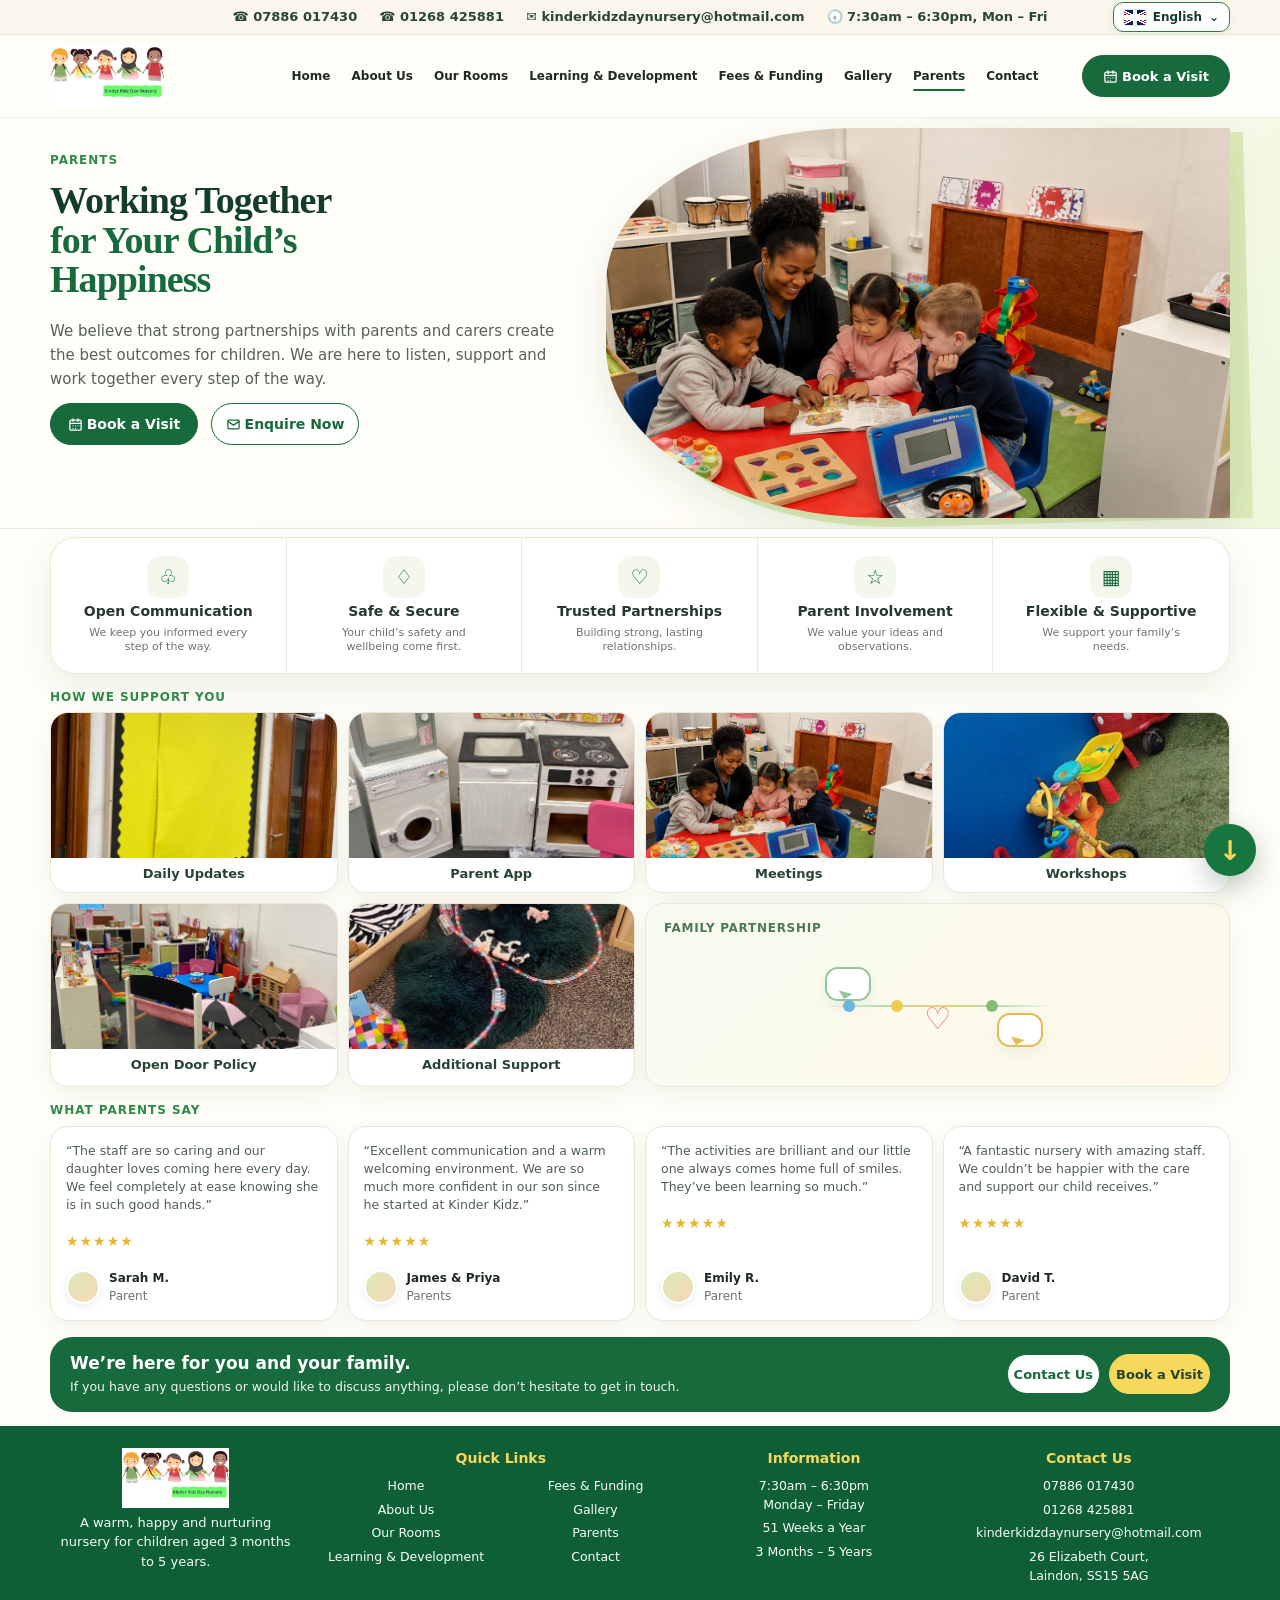
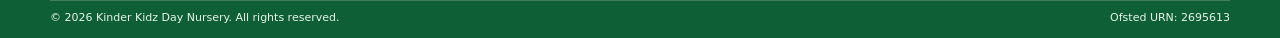
<file: parents.html>
<!DOCTYPE html>
<html lang="en-GB" translate="no" class="notranslate">
<head>
  <meta charset="utf-8" />
<meta name="google" content="notranslate">
<meta http-equiv="Content-Language" content="en-GB">
  <meta name="viewport" content="width=device-width, initial-scale=1" />
  <meta name="description" content="Parents and family partnership at Kinder Kidz Day Nursery." />
  <title>Parents | Kinder Kidz Day Nursery</title>
  <link rel="stylesheet" href="css/style.css" />
  <style>
    /* ============================================================
       PARENTS — CONSISTENCY PASS
       Uses the same approved header, hero footprint, typography,
       buttons, compact cards and footer geometry as the finished
       Home / About / Rooms / Learning / Fees / Gallery pages.
       ============================================================ */
    body.parents-page{
      --green:#176a3b;--green2:#2f8a49;--deep:#143c2c;--cream:#fffdf7;
      --gold:#f7d85b;--pink:#e9799f;--muted:#5f6761;--line:#e8e2d5;
      --kk-topbar-font:13px;--kk-nav-font:13px;--kk-header-btn-font:14px;
      --kk-eyebrow-font:12px;--kk-hero-title-font:50px;--kk-hero-body-font:15px;
      margin:0;background:var(--cream);color:#1f2a24;font-family:Inter,ui-sans-serif,system-ui,-apple-system,BlinkMacSystemFont,"Segoe UI",sans-serif;font-size:15px;line-height:1.5;max-width:100%;overflow-x:hidden;
    }
    .parents-page *{box-sizing:border-box}
    .parents-page a{text-decoration:none;color:inherit}
    .parents-page img{display:block;max-width:100%}
    .parents-page button{font:inherit}
    .parents-page .container{width:min(1180px,calc(100% - 40px));margin:auto}
    .parents-page h1,.parents-page h2,.parents-page h3{margin:0;color:var(--deep);line-height:1.06}
    .parents-page h1,.parents-page h2{font-family:Georgia,"Times New Roman",serif}
    .parents-page p{margin:0}

    /* SAME TOP CONTACT BAR + HEADER AS THE APPROVED PAGES */
    .parents-page .topbar{background:#fbf6eb;border-bottom:1px solid rgba(23,106,59,.09)}
    .parents-page .topbar .container{width:min(1180px,calc(100% - 40px));min-height:34px;display:flex;align-items:center;justify-content:center;flex-wrap:wrap;gap:22px;padding:7px 0;font-size:var(--kk-topbar-font);line-height:1.25;color:#294633;font-weight:600}
    .parents-page .topbar span{display:flex;align-items:center;gap:8px;white-space:nowrap}
    .parents-page header{position:sticky;top:0;z-index:50;background:rgba(255,253,247,.96);backdrop-filter:blur(10px);border-bottom:1px solid rgba(23,106,59,.08)}
    .parents-page .nav{width:min(1180px,calc(100% - 40px));height:82px;display:flex;align-items:center;gap:24px;margin:auto;padding:0}
    .parents-page .brand{display:flex;align-items:center;min-width:198px;width:198px;flex:0 0 198px}
    .parents-page .brand img{width:198px;height:64px;object-fit:contain;object-position:left center}
    .parents-page .navlinks{display:flex;align-items:center;justify-content:center;flex:1 1 auto;gap:21px;font-size:var(--kk-nav-font);font-weight:700;line-height:1.2;margin:0;padding:0}
    .parents-page .navlinks a{padding:9px 0;white-space:nowrap;position:relative}
    .parents-page .navlinks a.active:after,.parents-page .navlinks a:hover:after{content:"";position:absolute;left:0;right:0;bottom:1px;height:2px;background:var(--green);border-radius:999px}
    .parents-page .btn{display:inline-flex;align-items:center;justify-content:center;gap:8px;border-radius:999px;border:1.5px solid var(--green);font-weight:800;cursor:pointer;white-space:nowrap}
    .parents-page .btn.primary{background:var(--green);color:#fff;border-color:var(--green)}
    .parents-page .btn.secondary{background:#fff;color:var(--green);border-color:var(--green)}
    .parents-page .header-visit.visit-action{display:inline-flex;width:148px;min-width:148px;max-width:148px;flex:0 0 148px;height:42px;min-height:42px;padding:0 15px;font-size:var(--kk-header-btn-font);line-height:1;gap:8px;background:var(--green);border-color:var(--green);color:#fff}
    .parents-page .btn-icon{width:16px;height:16px;display:inline-grid;place-items:center;flex:0 0 16px;line-height:0}
    .parents-page .btn-icon svg{display:block;width:16px;height:16px}
    .parents-page .btn-label{display:inline-block;white-space:nowrap;line-height:1}
    .parents-page .menu-btn{display:none;width:44px;height:44px;border:0;border-radius:12px;background:#f2f7ea;color:var(--green);place-items:center;padding:7px;cursor:pointer}
    .parents-page .menu-btn svg{width:26px;height:26px}

    /* HERO — SAME POSITION / SIZE SYSTEM */
    .parents-page .hero{padding:0;min-height:410px;overflow:hidden;background:linear-gradient(120deg,#fffef9 0%,#fffdf7 58%,#eef7dc 100%);border-bottom:1px solid #e8eadf}
    .parents-page .hero-grid{width:min(1180px,calc(100% - 40px));display:grid;grid-template-columns:minmax(0,.92fr) minmax(0,1.08fr);align-items:start;gap:24px;min-height:410px;margin:auto;padding:0}
    .parents-page .hero-copy{position:relative;width:100%;min-width:0;min-height:398px;align-self:start;display:grid;grid-template-rows:16px 164px 76px 44px;row-gap:8px;align-content:start;padding:20px 0 0;margin:0}
    .parents-page .hero .eyebrow{font-size:var(--kk-eyebrow-font);line-height:16px;font-weight:900;color:var(--green2);letter-spacing:.08em;text-transform:uppercase;margin:0;padding:0}
    .parents-page .hero h1{font-family:Georgia,"Times New Roman",serif;font-size:var(--kk-hero-title-font);line-height:1.04;letter-spacing:-.035em;margin:0;padding:0;color:var(--deep);max-width:520px;align-self:start}
    .parents-page .hero .lead{font-size:var(--kk-hero-body-font);line-height:1.5;color:#566159;max-width:520px;margin:0;padding:0;align-self:start}
    .parents-page .hero-actions{display:flex;gap:10px;flex-wrap:nowrap;align-items:start;margin:0;padding:0}
    .parents-page .hero-actions .btn{width:148px;min-width:148px;height:42px;min-height:42px;padding:0 12px;font-size:14px;line-height:1}
    .parents-page .hero-media{position:relative;align-self:start;width:100%;height:390px;min-height:390px;margin:10px 0 0;padding:0;overflow:visible}
    .parents-page .hero-media:before{content:"";position:absolute;inset:12px -18px -8px 18px;background:#dceab8;border-radius:40% 0 0 44%;transform:rotate(-1.5deg)}
    .parents-page .hero-media img{position:absolute;inset:0;width:100%;height:100%;max-width:none;object-fit:cover;object-position:center;border-radius:40% 0 0 44%;box-shadow:0 14px 40px rgba(20,66,42,.10)}

    /* COMPACT 5-CARD PARENT VALUES — TYPE SCALE MATCHES OFSTED CARDS */
    .parents-page .section-tight{padding:8px 0;margin:0}
    .parents-page .parent-values{display:grid;grid-template-columns:repeat(5,1fr);gap:0;width:100%;margin:0;background:#fff;border:1px solid #ece7db;border-radius:25px;box-shadow:0 12px 34px rgba(27,69,44,.08);overflow:hidden}
    .parents-page .parent-value{min-height:118px;padding:18px 10px;text-align:center;display:flex;flex-direction:column;align-items:center;justify-content:center;gap:5px;border-right:1px solid #eee9df}
    .parents-page .parent-value:last-child{border-right:0}
    .parents-page .parent-value .icon{width:42px;height:42px;border-radius:13px;display:grid;place-items:center;background:#f4f8ec;font-size:20px;color:var(--green);font-weight:900;line-height:1}
    .parents-page .parent-value h3{font-family:inherit;font-size:14px;line-height:1.25;margin:0;color:#26372e}
    .parents-page .parent-value p{font-size:11px;line-height:1.32;color:#6f746f;max-width:170px}

    /* SUPPORT SECTION — 4 + 2 PHOTOS, THEN A DIFFERENT ANIMATION IN THE EMPTY SPACE */
    .parents-page .section-label{font-size:12px;line-height:1.2;font-weight:900;color:var(--green2);letter-spacing:.08em;text-transform:uppercase;margin:0 0 8px}
    .parents-page .support-grid{display:grid;grid-template-columns:repeat(4,1fr);gap:10px;margin:0}
    .parents-page .support-card{background:#fff;border:1px solid #ece7db;border-radius:18px;overflow:hidden;box-shadow:0 8px 22px rgba(20,66,42,.06);min-width:0}
    .parents-page .support-card img{width:100%;height:145px;object-fit:cover}
    .parents-page .support-card .caption{padding:8px 8px 10px;text-align:center;font-size:13px;line-height:1.25;font-weight:800;color:#284434}
    .parents-page .support-card:nth-child(5),.parents-page .support-card:nth-child(6){grid-row:2}
    .parents-page .support-animation-card{grid-column:3/5;grid-row:2;position:relative;min-height:184px;border:1px solid #e5eadc;border-radius:18px;overflow:hidden;background:linear-gradient(135deg,#f7fbef,#fff9e9);box-shadow:0 8px 22px rgba(20,66,42,.06)}
    .parents-page .support-animation-card:before{content:"Family partnership";position:absolute;left:18px;top:15px;font-size:12px;font-weight:900;letter-spacing:.06em;text-transform:uppercase;color:#4d7858}
    .parents-page .orbit{position:absolute;left:50%;top:56%;width:250px;height:86px;transform:translate(-50%,-50%)}
    .parents-page .orbit-line{position:absolute;left:10px;right:10px;top:42px;height:2px;background:linear-gradient(90deg,transparent,#b7d9af,#efd16d,#b7d9af,transparent);border-radius:99px}
    .parents-page .bubble{position:absolute;width:46px;height:34px;border-radius:13px;background:#fff;border:2px solid #92c4a0;box-shadow:0 5px 14px rgba(23,106,59,.08);animation:bubbleFloat 3.1s ease-in-out infinite alternate}
    .parents-page .bubble:after{content:"";position:absolute;left:10px;bottom:-7px;border:7px solid transparent;border-top-color:#92c4a0;transform:rotate(14deg)}
    .parents-page .bubble.b1{left:12px;top:4px}.parents-page .bubble.b2{right:20px;bottom:2px;animation-delay:.55s;border-color:#e8ba52}.parents-page .bubble.b2:after{border-top-color:#e8ba52}
    .parents-page .heart-pulse{position:absolute;left:50%;top:33px;transform:translateX(-50%);font-size:30px;color:#e9799f;animation:heartBeat 1.8s ease-in-out infinite}
    .parents-page .dot{position:absolute;width:12px;height:12px;border-radius:50%;background:#6db5df;animation:dotTravel 4.5s ease-in-out infinite alternate}
    .parents-page .dot.d1{left:30px;top:37px}.parents-page .dot.d2{left:78px;top:37px;background:#f2ca4c;animation-delay:.65s}.parents-page .dot.d3{right:65px;top:37px;background:#84bd76;animation-delay:1.15s}
    @keyframes bubbleFloat{to{transform:translateY(-8px) rotate(2deg)}}
    @keyframes heartBeat{50%{transform:translateX(-50%) scale(1.18)}}
    @keyframes dotTravel{to{transform:translateX(65px) translateY(-4px)}}

    /* TESTIMONIALS + FINAL STRIP — COMPACT */
    .parents-page .testimonial-grid{display:grid;grid-template-columns:repeat(4,1fr);gap:10px}
    .parents-page .testimonial{padding:15px;border:1px solid #ece7db;border-radius:18px;background:#fff;box-shadow:0 8px 22px rgba(20,66,42,.05);min-height:190px;display:flex;flex-direction:column}
    .parents-page .testimonial p{font-size:12.5px;line-height:1.45;color:#4f5e55}
    .parents-page .stars{color:#e7b62d;font-size:14px;letter-spacing:1px;margin:7px 0}
    .parents-page .person{display:flex;align-items:center;gap:9px;margin-top:auto;font-size:12px}
    .parents-page .avatar{width:34px;height:34px;border-radius:50%;background:linear-gradient(135deg,#dceab8,#f5d8b5);border:2px solid #fff;box-shadow:0 2px 8px rgba(0,0,0,.09)}
    .parents-page .muted{color:#6f746f}
    .parents-page .parent-strip{display:flex;align-items:center;justify-content:space-between;gap:18px;background:var(--green);color:#fff;border-radius:22px;padding:16px 20px;width:min(1180px,calc(100% - 40px));margin:0 auto}
    .parents-page .parent-strip h3{font-family:inherit;color:#fff;font-size:17px;line-height:1.25;margin:0 0 4px}
    .parents-page .parent-strip p{font-size:12.5px;line-height:1.4;color:#edf7ee}
    .parents-page .parent-strip .actions{display:flex;gap:9px;flex-wrap:nowrap}
    .parents-page .parent-strip .btn{height:40px;min-height:40px;padding:0 17px;font-size:13px}
    .parents-page .parent-strip .btn.contact{background:#fff;color:var(--green)}
    .parents-page .parent-strip .btn.visit{background:var(--gold);border-color:var(--gold);color:#24452f}

    /* SAME COMPACT FOOTER */
    .parents-page footer{background:#0f5f36;color:#fff;padding:22px 0 12px;margin-top:6px}
    .parents-page .footer-grid{display:grid;grid-template-columns:1.05fr 1.5fr .95fr 1.18fr;gap:20px;align-items:start}
    .parents-page .footer-grid>div{text-align:center;min-width:0}
    .parents-page .footer-brand img{width:168px;height:60px;object-fit:contain;margin:0 auto 5px}
    .parents-page .footer-brand p{max-width:240px;margin:0 auto;font-size:13px;color:#f4fff6}
    .parents-page .footer-title{font-size:14px;font-weight:900;margin-bottom:8px;color:var(--gold);text-align:center}
    .parents-page .footer-list{display:grid;gap:5px;font-size:12.5px;justify-items:center;text-align:center;color:#f6fff8}
    .parents-page .footer-links-2{display:grid;grid-template-columns:1fr 1fr;gap:0 20px}
    .parents-page .footer-bottom{display:flex;justify-content:space-between;gap:14px;margin-top:14px;padding-top:9px;border-top:1px solid rgba(255,255,255,.2);font-size:11px;color:#e7f4ea}
    .parents-page .scroll-top{position:fixed;right:22px;bottom:22px;width:48px;height:48px;border-radius:50%;border:0;background:var(--green);color:#f7d85b;font-size:24px;display:grid;place-items:center;box-shadow:0 8px 20px rgba(0,0,0,.16);z-index:70}

    @media(max-width:1100px) and (min-width:981px){
      .parents-page .navlinks{gap:16px}.parents-page .hero h1{font-size:46px}.parents-page .support-card img{height:135px}
    }
    @media(max-width:980px){
      .parents-page .nav{height:76px;gap:16px}.parents-page .brand img{width:180px;height:58px}.parents-page .nav>.desktop-only{display:none}.parents-page .menu-btn{display:grid}
      .parents-page .navlinks{display:none;position:absolute;top:76px;right:20px;width:220px;flex-direction:column;align-items:stretch;background:#fffdf7;border:1px solid #e9e5dc;border-radius:0 0 0 18px;box-shadow:-12px 16px 30px rgba(0,0,0,.10);padding:10px 14px;gap:0;z-index:80}
      .parents-page .navlinks.open{display:flex}.parents-page .navlinks a{font-size:12.5px;padding:8px 3px}
      .parents-page .hero{min-height:0;padding:4px 0 8px}.parents-page .hero-grid{grid-template-columns:1fr;gap:12px;min-height:0}.parents-page .hero-copy{min-height:0;grid-template-rows:auto auto auto auto;padding:8px 0 0}.parents-page .hero h1{font-size:42px}.parents-page .hero-media{height:330px;min-height:330px;margin:0}
      .parents-page .parent-values{grid-template-columns:repeat(3,1fr)}.parents-page .parent-value{border-bottom:1px solid #eee9df}.parents-page .parent-value:nth-child(3n){border-right:0}
      .parents-page .support-grid{grid-template-columns:repeat(2,1fr)}.parents-page .support-card:nth-child(5),.parents-page .support-card:nth-child(6){grid-row:auto}.parents-page .support-animation-card{grid-column:1/-1;grid-row:auto;min-height:160px}
      .parents-page .testimonial-grid{grid-template-columns:1fr 1fr}.parents-page .footer-grid{grid-template-columns:1fr 1fr}.parents-page .footer-brand{grid-column:1/-1}
    }
    @media(max-width:620px){
      .parents-page .container{width:calc(100% - 28px)}.parents-page .topbar{display:none}.parents-page .nav{height:70px;gap:10px}.parents-page .brand{min-width:0;width:auto;flex:1 1 auto}.parents-page .brand img{width:156px;height:52px}
      .parents-page .navlinks{left:auto;right:0;top:70px;width:min(46vw,190px);max-height:calc(100vh - 70px);overflow:auto;padding:9px 12px 14px;gap:0;border-left:1px solid #e9e5dc;border-bottom:1px solid #e9e5dc;border-radius:0 0 0 18px;box-shadow:-12px 16px 30px rgba(0,0,0,.10)}
      .parents-page .navlinks a{font-size:12.5px;padding:7px 3px;line-height:1.24}.parents-page .menu-btn{width:40px;height:40px;border-radius:11px;padding:5px}.parents-page .menu-btn svg{width:25px;height:25px}
      .parents-page .hero{padding:0 0 8px}.parents-page .hero-grid{width:calc(100% - 28px);gap:10px}.parents-page .hero-copy{display:grid;grid-template-rows:14px auto auto 92px;row-gap:7px;padding:8px 0 0}.parents-page .hero .eyebrow{font-size:12px;line-height:14px}.parents-page .hero h1{font-size:42px;line-height:1.05;letter-spacing:-.035em;max-width:none}.parents-page .hero .lead{font-size:15px;line-height:1.5}.parents-page .hero-actions{display:grid;grid-template-columns:1fr}.parents-page .hero-actions .btn{width:100%;min-width:0;height:42px}.parents-page .hero-media{height:300px;min-height:300px;border-radius:30px;margin:0}.parents-page .hero-media:before{inset:8px -8px -5px 8px;border-radius:30px}.parents-page .hero-media img{border-radius:30px}
      .parents-page .section-tight{padding:7px 0}.parents-page .parent-values{grid-template-columns:1fr 1fr;border-radius:20px}.parents-page .parent-value{min-height:106px;padding:14px 7px}.parents-page .parent-value:nth-child(2n){border-right:0}.parents-page .parent-value:last-child{grid-column:1/-1;border-bottom:0}.parents-page .parent-value h3{font-size:13px}.parents-page .parent-value p{font-size:11px}
      .parents-page .support-grid{grid-template-columns:1fr;gap:8px}.parents-page .support-card img{height:190px}.parents-page .support-animation-card{min-height:145px}.parents-page .orbit{width:230px;transform:translate(-50%,-47%)}
      .parents-page .testimonial-grid{grid-template-columns:1fr;gap:8px}.parents-page .testimonial{min-height:0;padding:13px}.parents-page .parent-strip{flex-direction:column;align-items:stretch;text-align:center;padding:15px;width:calc(100% - 28px);margin:0 auto}.parents-page .parent-strip .actions{display:grid;grid-template-columns:1fr 1fr}.parents-page .parent-strip .btn{width:100%}
      .parents-page footer{padding:18px 0 10px}.parents-page .footer-grid{grid-template-columns:1fr;gap:16px}.parents-page .footer-brand{grid-column:auto}.parents-page .footer-brand img{width:154px;height:58px}.parents-page .footer-links-2{gap:0 12px}.parents-page .footer-bottom{flex-direction:column;align-items:center;text-align:center;gap:4px;margin-top:10px}.parents-page .scroll-top{width:44px;height:44px;right:18px;bottom:18px}
    }
    @media(max-width:420px){
      .parents-page .hero h1{font-size:39px}.parents-page .hero-media{height:275px;min-height:275px}.parents-page .parent-strip .actions{grid-template-columns:1fr}
    }
  </style>

<style id="kk-scroll-nav-v23">
/* Exact arrow-button styling used by the completed Fees & Funding / Gallery pages. */
.parents-page .scroll-nav-btn{position:fixed;right:24px;bottom:24px;z-index:70;width:52px;height:52px;border:0;border-radius:50%;display:grid;place-items:center;background:#17753f;color:#f7d85b;font-size:27px;font-weight:800;line-height:1;box-shadow:0 10px 28px rgba(18,60,43,.28);cursor:pointer;transition:transform .2s ease,background .2s ease;padding:0}
.parents-page .scroll-nav-btn:hover{transform:translateY(-2px);background:#0d5f33}
.parents-page .scroll-nav-btn:focus-visible{outline:3px solid #f7d85b;outline-offset:3px}
@media(max-width:760px){.parents-page .scroll-nav-btn{width:46px;height:46px;right:16px;bottom:18px;font-size:24px}}
</style>

<!-- v28: mobile-only card spacing normalization; desktop intentionally untouched -->
<style>
@media (max-width:620px){
  .support-grid,
  .testimonial-grid,
  .parent-values{
    row-gap:10px!important;
  }
  .support-grid > *,
  .testimonial-grid > *,
  .parent-values > *{
    margin-top:0!important;
    margin-bottom:0!important;
  }
}
</style>


<style id="mobile-hero-buttons-one-row-v29">
/* MOBILE ONLY: keep the two main hero action buttons compact and on one row. Desktop is unchanged. */
@media (max-width:620px){
  .hero .hero-actions,
  .learning-hero .hero-actions,
  .fees-page .hero > .container .hero-actions,
  .gallery-page .hero > .container .hero-actions,
  .parents-page .hero > .container .hero-actions,
  .contact-page .hero > .container .hero-actions{
    display:grid!important;
    grid-template-columns:minmax(0,1fr) minmax(0,1fr)!important;
    gap:8px!important;
    width:100%!important;
    align-items:center!important;
    align-content:start!important;
    flex-wrap:nowrap!important;
  }
  .hero .hero-actions .btn,
  .learning-hero .hero-actions .btn,
  .fees-page .hero > .container .hero-actions .btn,
  .gallery-page .hero > .container .hero-actions .btn,
  .parents-page .hero > .container .hero-actions .btn,
  .contact-page .hero > .container .hero-actions .btn{
    width:100%!important;
    min-width:0!important;
    max-width:none!important;
    height:40px!important;
    min-height:40px!important;
    padding:0 8px!important;
    font-size:12.5px!important;
    line-height:1!important;
    gap:6px!important;
    white-space:nowrap!important;
  }
  .hero .hero-actions .btn-icon,
  .learning-hero .hero-actions .btn-icon,
  .fees-page .hero > .container .hero-actions .btn-icon,
  .gallery-page .hero > .container .hero-actions .btn-icon,
  .parents-page .hero > .container .hero-actions .btn-icon,
  .contact-page .hero > .container .hero-actions .btn-icon{
    width:17px!important;
    height:17px!important;
    min-width:17px!important;
  }
  .hero .hero-actions .btn-icon svg,
  .learning-hero .hero-actions .btn-icon svg,
  .fees-page .hero > .container .hero-actions .btn-icon svg,
  .gallery-page .hero > .container .hero-actions .btn-icon svg,
  .parents-page .hero > .container .hero-actions .btn-icon svg,
  .contact-page .hero > .container .hero-actions .btn-icon svg{
    width:17px!important;
    height:17px!important;
  }
}
</style>

<style id="mobile-all-buttons-compact-v30">
/* MOBILE ONLY: use the approved compact hero-button sizing throughout the site. Desktop is untouched. */
@media (max-width:620px){
  /* All normal action buttons use the same compact dimensions as the approved mobile hero buttons. */
  .btn:not(.header-visit){
    height:40px!important;
    min-height:40px!important;
    min-width:0!important;
    max-width:none;
    padding:0 8px!important;
    font-size:12.5px!important;
    line-height:1!important;
    gap:6px!important;
    white-space:nowrap!important;
  }
  .btn:not(.header-visit) .btn-icon{
    width:17px!important;
    height:17px!important;
    min-width:17px!important;
  }
  .btn:not(.header-visit) .btn-icon svg{
    width:17px!important;
    height:17px!important;
  }

  /* Two-button call-to-action areas stay compact and side-by-side, matching the hero. */
  .cta-actions,
  .parent-strip .actions,
  .funding-card .hero-actions,
  .action-banner .actions{
    display:grid!important;
    grid-template-columns:minmax(0,1fr) minmax(0,1fr)!important;
    gap:8px!important;
    width:100%!important;
    align-items:center!important;
  }
  .cta-actions .btn,
  .parent-strip .actions .btn,
  .funding-card .hero-actions .btn,
  .action-banner .actions .btn{
    width:100%!important;
  }

  /* Single utility/form buttons remain compact instead of stretching across the card. */
  form .btn,
  .map-address .btn{
    width:auto!important;
    min-width:148px!important;
  }
}
</style>


<style id="parents-mobile-title-gap-v34">
/* MOBILE ONLY: match the approved title size used on the other pages and close the button-to-photo gap. Desktop stays untouched. */
@media (max-width:620px){
  .parents-page .hero-grid{
    gap:6px!important;
    padding-bottom:4px!important;
  }
  .parents-page .hero-copy{
    grid-template-rows:14px auto auto 40px!important;
    row-gap:7px!important;
    min-height:0!important;
  }
  .parents-page .hero h1{
    font-size:34px!important;
    line-height:1.04!important;
    letter-spacing:-.025em!important;
    max-width:none!important;
  }
  .parents-page .hero-actions{
    margin:4px 0 0!important;
  }
  .parents-page .hero-media{
    margin-top:0!important;
  }
}
@media (max-width:420px){
  .parents-page .hero h1{font-size:32px!important;}
}
</style>

<script id="kk-language-bootstrap">(function(){try{var l=localStorage.getItem('kkPreferredLanguage')||'en';if(!/^(en|fr|es|pt|pl)$/.test(l))l='en';document.documentElement.dataset.kkLang=l;document.documentElement.lang='en-GB';document.documentElement.setAttribute('translate','no');if(l!=='en')document.documentElement.classList.add('kk-i18n-pending');setTimeout(function(){document.documentElement.classList.remove('kk-i18n-pending')},1800)}catch(e){}})();</script>
<link rel="stylesheet" href="css/language.css">

<style id="parents-desktop-title-scale-v73">
/* v73 — DESKTOP ONLY: match the approved hero-title scale used on Learning, Fees and Gallery. */
@media (min-width:981px){
  body.parents-page .hero h1,
  body.parents-page #kkHeroTitle{
    font-size:38px!important;
    line-height:1.04!important;
    letter-spacing:-.025em!important;
  }
}
@media (min-width:981px) and (max-width:1199px){
  body.parents-page .hero h1,
  body.parents-page #kkHeroTitle{
    font-size:36px!important;
  }
}
</style>



<style id="kk-desktop-header-font-consistency-v76">
/* v76 — DESKTOP HEADER TYPOGRAPHY ONLY.
   Matches the smaller recent desktop header scale.
   No mobile/tablet rules and no JavaScript changes. */
@media (min-width:981px){
  body .topbar .container{
    font-size:13px!important;
  }
  body header .navlinks,
  body .navlinks{
    font-size:12px!important;
  }
  body header .navlinks a,
  body .navlinks a{
    font-size:12px!important;
  }
  body header .header-visit,
  body header .nav>.btn.primary.desktop-only{
    font-size:13px!important;
  }
  body .kk-lang-desktop .kk-lang-toggle,
  body .kk-lang-desktop .kk-current-name,
  body .kk-lang-desktop .kk-lang-option{
    font-size:12px!important;
  }
}
</style>
</head>
<!-- Kinder Kidz parents desktop consistency rules v86 -->
<body class="parents-page page-parents notranslate" translate="no">
  <div class="topbar"><div class="container"><span>☎ 07886 017430</span><span>☎ 01268 425881</span><span>✉ kinderkidzdaynursery@hotmail.com</span><span>🕢 7:30am – 6:30pm, Mon – Fri</span>
<div class="kk-language-picker kk-lang-desktop" translate="no">
  <button type="button" class="kk-lang-toggle" aria-haspopup="true" aria-expanded="false" aria-label="Choose language">
    <span class="kk-current-flag">🇬🇧</span><span class="kk-current-name">English</span><span class="kk-lang-chevron">⌄</span>
  </button>
  <div class="kk-lang-menu" role="menu">
    <button type="button" class="kk-lang-option" data-lang="en" role="menuitem"><span>🇬🇧</span><span>English</span><b>✓</b></button>
    <button type="button" class="kk-lang-option" data-lang="fr" role="menuitem"><span>🇫🇷</span><span>Français</span><b>✓</b></button>
    <button type="button" class="kk-lang-option" data-lang="es" role="menuitem"><span>🇪🇸</span><span>Español</span><b>✓</b></button>
    <button type="button" class="kk-lang-option" data-lang="pt" role="menuitem"><span>🇵🇹</span><span>Português</span><b>✓</b></button>
    <button type="button" class="kk-lang-option" data-lang="pl" role="menuitem"><span>🇵🇱</span><span>Polski</span><b>✓</b></button>
  </div>
</div>
</div></div>
  <header><div class="container nav"><a class="brand" href="index.html"><img src="images/logo.jpg" alt="Kinder Kidz Day Nursery logo"></a><nav class="navlinks" id="navlinks"><a href="index.html">Home</a><a href="about.html">About Us</a><a href="rooms.html">Our Rooms</a><a href="learning.html">Learning &amp; Development</a><a href="fees.html">Fees &amp; Funding</a><a href="gallery.html">Gallery</a><a href="parents.html" class="active">Parents</a><a href="contact.html">Contact</a></nav><a class="btn primary desktop-only header-visit visit-action" href="contact.html?mode=visit#enquiry-form"><span aria-hidden="true" class="btn-icon"><svg fill="none" stroke="currentColor" stroke-linecap="round" stroke-linejoin="round" stroke-width="2" viewBox="0 0 24 24"><rect height="16" rx="2" width="18" x="3" y="5"></rect><path d="M16 3v4M8 3v4M3 10h18"></path><path d="M8 14h.01M12 14h.01M16 14h.01M8 18h.01M12 18h.01"></path></svg></span><span class="btn-label">Book a Visit</span></a><div class="kk-language-picker kk-lang-mobile" translate="no">
  <button type="button" class="kk-lang-toggle" aria-haspopup="true" aria-expanded="false" aria-label="Choose language">
    <span class="kk-current-flag">🇬🇧</span><span class="kk-current-name">English</span><span class="kk-lang-chevron">⌄</span>
  </button>
  <div class="kk-lang-menu" role="menu">
    <button type="button" class="kk-lang-option" data-lang="en" role="menuitem"><span>🇬🇧</span><span>English</span><b>✓</b></button>
    <button type="button" class="kk-lang-option" data-lang="fr" role="menuitem"><span>🇫🇷</span><span>Français</span><b>✓</b></button>
    <button type="button" class="kk-lang-option" data-lang="es" role="menuitem"><span>🇪🇸</span><span>Español</span><b>✓</b></button>
    <button type="button" class="kk-lang-option" data-lang="pt" role="menuitem"><span>🇵🇹</span><span>Português</span><b>✓</b></button>
    <button type="button" class="kk-lang-option" data-lang="pl" role="menuitem"><span>🇵🇱</span><span>Polski</span><b>✓</b></button>
  </div>
</div>
<button class="menu-btn" id="menuBtn" aria-label="Open menu" aria-controls="navlinks" aria-expanded="false"><svg viewBox="0 0 24 24" fill="none" stroke="currentColor" stroke-width="2.2" stroke-linecap="round"><path d="M3 6h18"/><path d="M3 12h18"/><path d="M3 18h18"/></svg></button></div></header>

  <main>
    <section class="hero">
      <div class="container hero-grid">
        <div class="hero-copy">
          <div class="eyebrow">Parents</div>
          <h1 id="kkHeroTitle">Working Together<br><span style="color:var(--green)">for Your Child’s<br>Happiness</span></h1>
          <p class="lead">We believe that strong partnerships with parents and carers create the best outcomes for children. We are here to listen, support and work together every step of the way.</p>
          <div class="hero-actions"><a class="btn primary visit-action" href="contact.html?mode=visit#enquiry-form"><span aria-hidden="true" class="btn-icon"><svg fill="none" stroke="currentColor" stroke-linecap="round" stroke-linejoin="round" stroke-width="2" viewBox="0 0 24 24"><rect height="16" rx="2" width="18" x="3" y="5"></rect><path d="M16 3v4M8 3v4M3 10h18"></path><path d="M8 14h.01M12 14h.01M16 14h.01M8 18h.01M12 18h.01"></path></svg></span><span class="btn-label">Book a Visit</span></a><a class="btn secondary enquire-action" href="contact.html?mode=enquiry#enquiry-form"><span aria-hidden="true" class="btn-icon icon-mail"><svg fill="none" stroke="currentColor" stroke-linecap="round" stroke-linejoin="round" stroke-width="2" viewBox="0 0 24 24"><rect height="14" rx="2" width="18" x="3" y="5"></rect><path d="m3 7 9 6 9-6"></path></svg></span><span class="btn-label">Enquire Now</span></a></div>
        </div>
        <div class="hero-media"><img src="images/storytime-mixed-race.png" alt="Parents and nursery staff working together"></div>
      </div>
    </section>

    <section class="section-tight">
      <div class="container">
        <div class="parent-values">
          <div class="parent-value"><div class="icon">♧</div><h3>Open Communication</h3><p>We keep you informed every step of the way.</p></div>
          <div class="parent-value"><div class="icon">♢</div><h3>Safe &amp; Secure</h3><p>Your child’s safety and wellbeing come first.</p></div>
          <div class="parent-value"><div class="icon">♡</div><h3>Trusted Partnerships</h3><p>Building strong, lasting relationships.</p></div>
          <div class="parent-value"><div class="icon">☆</div><h3>Parent Involvement</h3><p>We value your ideas and observations.</p></div>
          <div class="parent-value"><div class="icon">▦</div><h3>Flexible &amp; Supportive</h3><p>We support your family’s needs.</p></div>
        </div>
      </div>
    </section>

    <section class="section-tight">
      <div class="container"><div class="section-label">How We Support You</div>
        <div class="support-grid">
          <div class="support-card"><img src="images/reading-corner.jpg" alt="Daily nursery updates"><div class="caption">Daily Updates</div></div>
          <div class="support-card"><img src="images/play-corner.jpg" alt="Parent app"><div class="caption">Parent App</div></div>
          <div class="support-card"><img src="images/storytime-mixed-race.png" alt="Parent meetings"><div class="caption">Meetings</div></div>
          <div class="support-card"><img src="images/outdoor-play.jpg" alt="Family workshops"><div class="caption">Workshops</div></div>
          <div class="support-card"><img src="images/hero-room.jpg" alt="Open door policy"><div class="caption">Open Door Policy</div></div>
          <div class="support-card"><img src="images/sensory.jpg" alt="Additional support"><div class="caption">Additional Support</div></div>
          <div class="support-animation-card" aria-hidden="true"><div class="orbit"><span class="orbit-line"></span><span class="bubble b1"></span><span class="bubble b2"></span><span class="heart-pulse">♡</span><span class="dot d1"></span><span class="dot d2"></span><span class="dot d3"></span></div></div>
        </div>
      </div>
    </section>

    <section class="section-tight">
      <div class="container"><div class="section-label">What Parents Say</div>
        <div class="testimonial-grid">
          <div class="testimonial"><p>“The staff are so caring and our daughter loves coming here every day. We feel completely at ease knowing she is in such good hands.”</p><div class="stars">★★★★★</div><div class="person"><div class="avatar"></div><div><strong>Sarah M.</strong><br><span class="muted">Parent</span></div></div></div>
          <div class="testimonial"><p>“Excellent communication and a warm welcoming environment. We are so much more confident in our son since he started at Kinder Kidz.”</p><div class="stars">★★★★★</div><div class="person"><div class="avatar"></div><div><strong>James &amp; Priya</strong><br><span class="muted">Parents</span></div></div></div>
          <div class="testimonial"><p>“The activities are brilliant and our little one always comes home full of smiles. They’ve been learning so much.”</p><div class="stars">★★★★★</div><div class="person"><div class="avatar"></div><div><strong>Emily R.</strong><br><span class="muted">Parent</span></div></div></div>
          <div class="testimonial"><p>“A fantastic nursery with amazing staff. We couldn’t be happier with the care and support our child receives.”</p><div class="stars">★★★★★</div><div class="person"><div class="avatar"></div><div><strong>David T.</strong><br><span class="muted">Parent</span></div></div></div>
        </div>
      </div>
    </section>

    <section class="section-tight">
      <div class="container parent-strip"><div><h3>We’re here for you and your family.</h3><p>If you have any questions or would like to discuss anything, please don’t hesitate to get in touch.</p></div><div class="actions"><a class="btn contact" href="contact.html">Contact Us</a><a class="btn visit" href="contact.html?mode=visit#enquiry-form">Book a Visit</a></div></div>
    </section>
  </main>

  <footer><div class="container"><div class="footer-grid"><div class="footer-brand"><img src="images/logo.jpg" alt="Kinder Kidz Day Nursery logo"><p>A warm, happy and nurturing nursery for children aged 3 months to 5 years.</p></div><div><div class="footer-title">Quick Links</div><div class="footer-links-2"><div class="footer-list"><a href="index.html">Home</a><a href="about.html">About Us</a><a href="rooms.html">Our Rooms</a><a href="learning.html">Learning &amp; Development</a></div><div class="footer-list"><a href="fees.html">Fees &amp; Funding</a><a href="gallery.html">Gallery</a><a href="parents.html">Parents</a><a href="contact.html">Contact</a></div></div></div><div><div class="footer-title">Information</div><div class="footer-list"><div>7:30am – 6:30pm<br>Monday – Friday</div><div>51 Weeks a Year</div><div>3 Months – 5 Years</div></div></div><div><div class="footer-title">Contact Us</div><div class="footer-list"><div>07886 017430</div><div>01268 425881</div><div>kinderkidzdaynursery@hotmail.com</div><div>26 Elizabeth Court,<br>Laindon, SS15 5AG</div></div></div></div><div class="footer-bottom"><span>© 2026 Kinder Kidz Day Nursery. All rights reserved.</span><span>Ofsted URN: 2695613</span></div></div></footer>
  <button aria-label="Scroll down" class="scroll-nav-btn" id="scrollNavBtn" title="Scroll down" type="button">↓</button>
  <script src="js/script.js"></script>
<script id="kk-scroll-nav-script-v23">
(function(){
  const scrollNavBtn=document.getElementById('scrollNavBtn');
  if(!scrollNavBtn) return;
  function updateScrollNav(){
    const moved=window.scrollY>90;
    scrollNavBtn.textContent=moved?'↑':'↓';
    scrollNavBtn.setAttribute('aria-label',moved?'Back to top':'Scroll down');
    scrollNavBtn.title=moved?'Back to top':'Scroll down';
  }
  scrollNavBtn.addEventListener('click',function(){
    if(window.scrollY>90){
      window.scrollTo({top:0,behavior:'smooth'});
    }else{
      const target=document.querySelector('main > section:nth-of-type(2)') || document.querySelector('main');
      if(!target) return;
      const header=document.querySelector('header');
      const top=target.getBoundingClientRect().top+window.scrollY-(header?header.offsetHeight+8:8);
      window.scrollTo({top:Math.max(0,top),behavior:'smooth'});
    }
  });
  window.addEventListener('scroll',updateScrollNav,{passive:true});
  updateScrollNav();
})();
</script>

<script src="js/language.js"></script>

<style id="kk-v87-desktop-hero-consistency">
/* ================================================================
   v87 — FINAL DESKTOP HERO FLOW (OUR ROOMS → CONTACT)
   Home and About Us are deliberately untouched.

   Rule:
   • 2 title rows -> exactly ONE moving A-animation occupying row 3.
   • 3 title rows -> NO animation; message follows immediately.
   • 4+ title rows -> NO animation; content moves only by the extra title row(s).
   • Existing old desktop hero animations are hidden so they cannot duplicate.
   • Tablet/mobile (<=980px) is untouched.
   ================================================================ */
@media (min-width:981px){
  html body .hero .hero-copy,
  html body .learning-hero .hero-copy,
  html body.fees-page .fees-hero .hero-copy,
  html body.gallery-page .hero .hero-copy,
  html body.parents-page .hero .hero-copy,
  html body.contact-page .hero .hero-copy{
    --kk-v87-line:42px;
    --kk-v87-title-slot:126px;
    position:relative!important;
    display:grid!important;
    grid-template-columns:520px!important;
    grid-template-rows:17px var(--kk-v87-title-slot) auto 42px!important;
    row-gap:12px!important;
    align-content:start!important;
    align-items:start!important;
    align-self:start!important;
    width:100%!important;
    min-width:0!important;
    min-height:0!important;
    height:auto!important;
    padding:34px 0 0!important;
    margin:0!important;
    overflow:visible!important;
  }

  html body .hero .hero-copy>.eyebrow,
  html body .learning-hero .hero-copy>.eyebrow,
  html body.fees-page .fees-hero .hero-copy>.eyebrow,
  html body.gallery-page .hero .hero-copy>.eyebrow,
  html body.parents-page .hero .hero-copy>.eyebrow,
  html body.contact-page .hero .hero-copy>.eyebrow{
    grid-column:1!important;
    grid-row:1!important;
    position:static!important;
    width:auto!important;
    height:17px!important;
    min-height:17px!important;
    max-height:17px!important;
    margin:0!important;
    padding:0!important;
    font-size:12px!important;
    line-height:17px!important;
    overflow:visible!important;
    transform:none!important;
  }

  html body #kkHeroTitle{
    grid-column:1!important;
    grid-row:2!important;
    position:relative!important;
    display:block!important;
    align-self:start!important;
    width:560px!important;
    max-width:560px!important;
    height:var(--kk-v87-title-slot)!important;
    min-height:var(--kk-v87-title-slot)!important;
    max-height:var(--kk-v87-title-slot)!important;
    margin:0!important;
    padding:0!important;
    font-family:Georgia,"Times New Roman",serif!important;
    font-size:38px!important;
    line-height:42px!important;
    letter-spacing:-.03em!important;
    overflow:visible!important;
    transform:none!important;
  }
  html body #kkHeroTitle br{line-height:inherit!important}

  /* Kill every older DESKTOP title-gap animation. Mobile rules remain untouched. */
  html body .learning-desktop-gap-animation,
  html body .fees-desktop-gap-animation,
  html body .gallery-title-gap,
  html body.contact-page .contact-title-gap,
  html body #kkHeroTitle>.kk-v86-animation-row,
  html body #kkHeroTitle>.kk-title-animation-line{
    display:none!important;
  }

  /* Exactly one replacement animation for a two-row title. */
  html body #kkHeroTitle>.kk-v87-animation-row{
    position:relative!important;
    display:block!important;
    width:520px!important;
    height:42px!important;
    min-height:42px!important;
    max-height:42px!important;
    margin:0!important;
    padding:0!important;
    font-family:Inter,ui-sans-serif,system-ui,-apple-system,BlinkMacSystemFont,"Segoe UI",sans-serif!important;
    font-size:14px!important;
    line-height:42px!important;
    letter-spacing:0!important;
    overflow:visible!important;
    pointer-events:none!important;
  }
  html body #kkHeroTitle .kk-v87-anim{
    position:absolute!important;
    inset:0!important;
    display:flex!important;
    align-items:center!important;
    width:520px!important;
    height:42px!important;
    gap:10px!important;
    pointer-events:none!important;
    overflow:visible!important;
  }
  html body #kkHeroTitle .kk-v87-a{
    flex:0 0 36px!important;
    width:36px!important;
    height:30px!important;
    display:grid!important;
    place-items:center!important;
    border-radius:8px!important;
    background:#efc75a!important;
    color:#376447!important;
    box-shadow:0 4px 10px rgba(30,80,45,.08)!important;
    font-size:14px!important;
    font-weight:900!important;
    line-height:1!important;
  }
  html body #kkHeroTitle .kk-v87-track{
    position:relative!important;
    flex:0 0 420px!important;
    width:420px!important;
    height:2px!important;
    border-radius:999px!important;
    background:linear-gradient(90deg,rgba(46,132,73,.18),rgba(232,190,58,.92),rgba(46,132,73,.18))!important;
    overflow:visible!important;
  }
  html body #kkHeroTitle .kk-v87-dot{
    position:absolute!important;
    left:0!important;
    top:-4px!important;
    width:10px!important;
    height:10px!important;
    border-radius:50%!important;
    background:linear-gradient(135deg,#60c7e8,#eb6aa9)!important;
    box-shadow:0 0 0 4px rgba(96,199,232,.11)!important;
    animation:kkV87DotTravel 2.4s ease-in-out infinite alternate!important;
    animation-play-state:running!important;
    will-change:transform!important;
  }
  html body #kkHeroTitle .kk-v87-star{
    flex:0 0 24px!important;
    width:24px!important;
    text-align:center!important;
    color:#dfaa27!important;
    font-size:18px!important;
    line-height:1!important;
    animation:kkV87StarFloat 1.8s ease-in-out infinite!important;
    animation-play-state:running!important;
  }

  /* Message comes straight after the three-row title zone — no dead vertical space. */
  html body .hero .hero-copy>p,
  html body .learning-hero .hero-copy>p,
  html body.fees-page .fees-hero .hero-copy>p,
  html body.gallery-page .hero .hero-copy>p,
  html body.parents-page .hero .hero-copy>p,
  html body.contact-page .hero .hero-copy>p{
    grid-column:1!important;
    grid-row:3!important;
    position:static!important;
    align-self:start!important;
    width:520px!important;
    max-width:520px!important;
    margin:0!important;
    padding:0!important;
    font-size:15px!important;
    line-height:24px!important;
    transform:none!important;
  }

  html body .hero .hero-copy>.hero-actions,
  html body .learning-hero .hero-copy>.hero-actions,
  html body.fees-page .fees-hero .hero-copy>.hero-actions,
  html body.gallery-page .hero .hero-copy>.hero-actions,
  html body.parents-page .hero .hero-copy>.hero-actions,
  html body.contact-page .hero .hero-copy>.hero-actions{
    grid-column:1!important;
    grid-row:4!important;
    position:static!important;
    display:flex!important;
    align-self:start!important;
    align-items:center!important;
    justify-content:flex-start!important;
    flex-wrap:nowrap!important;
    gap:13px!important;
    width:auto!important;
    height:42px!important;
    min-height:42px!important;
    max-height:42px!important;
    margin:0!important;
    padding:0!important;
    transform:none!important;
  }
  html body .hero .hero-copy>.hero-actions .btn,
  html body .learning-hero .hero-copy>.hero-actions .btn,
  html body.fees-page .fees-hero .hero-copy>.hero-actions .btn,
  html body.gallery-page .hero .hero-copy>.hero-actions .btn,
  html body.parents-page .hero .hero-copy>.hero-actions .btn,
  html body.contact-page .hero .hero-copy>.hero-actions .btn{
    position:static!important;
    display:inline-flex!important;
    align-items:center!important;
    justify-content:center!important;
    width:148px!important;
    min-width:148px!important;
    max-width:148px!important;
    height:42px!important;
    min-height:42px!important;
    max-height:42px!important;
    margin:0!important;
    padding:0 11px!important;
    font-size:13.5px!important;
    line-height:1!important;
    white-space:nowrap!important;
    transform:none!important;
  }
}

@media (min-width:981px) and (max-width:1199px){
  html body .hero .hero-copy,
  html body .learning-hero .hero-copy,
  html body.fees-page .fees-hero .hero-copy,
  html body.gallery-page .hero .hero-copy,
  html body.parents-page .hero .hero-copy,
  html body.contact-page .hero .hero-copy{--kk-v87-line:40px}
  html body #kkHeroTitle{font-size:36px!important;line-height:40px!important}
  html body #kkHeroTitle>.kk-v87-animation-row,
  html body #kkHeroTitle .kk-v87-anim{height:40px!important;min-height:40px!important;max-height:40px!important;line-height:40px!important}
  html body #kkHeroTitle .kk-v87-track{flex-basis:400px!important;width:400px!important}
}

@keyframes kkV87DotTravel{
  0%{transform:translate3d(0,0,0)}
  100%{transform:translate3d(390px,0,0)}
}
@media (min-width:1200px){
  @keyframes kkV87DotTravel{
    0%{transform:translate3d(0,0,0)}
    100%{transform:translate3d(410px,0,0)}
  }
}
@keyframes kkV87StarFloat{
  0%,100%{transform:translateY(0) scale(1) rotate(0deg);opacity:.72}
  50%{transform:translateY(-4px) scale(1.14) rotate(12deg);opacity:1}
}

@media (max-width:980px){
  html body #kkHeroTitle>.kk-v87-animation-row{display:none!important}
}
</style>
<script id="kk-v87-desktop-title-rule">
(function(){
  'use strict';
  const ANIM='kk-v87-animation-row';
  let busy=false;

  function removeInjected(title){
    if(!title) return;
    title.querySelectorAll(':scope > .kk-v86-animation-row, :scope > .kk-title-animation-line, :scope > .'+ANIM).forEach(function(n){n.remove()});
  }

  function measureLines(title){
    if((window.innerWidth<=980 || (window.matchMedia&&window.matchMedia("(orientation:portrait) and (min-width:700px) and (max-width:1180px)").matches))) return 3;
    const clone=title.cloneNode(true);
    clone.removeAttribute('id');
    clone.querySelectorAll('.kk-v86-animation-row,.kk-title-animation-line,.'+ANIM).forEach(function(n){n.remove()});
    const compact=window.innerWidth<1200;
    const size=compact?36:38;
    const lh=compact?40:42;
    clone.style.cssText=[
      'position:absolute','visibility:hidden','pointer-events:none','display:block',
      'height:auto','min-height:0','max-height:none','overflow:visible',
      'width:560px','max-width:560px','white-space:normal','margin:0','padding:0',
      'font-family:Georgia,Times New Roman,serif','font-size:'+size+'px','line-height:'+lh+'px',
      'letter-spacing:-.03em','left:-99999px','top:0'
    ].join(';');
    document.body.appendChild(clone);
    const h=clone.getBoundingClientRect().height;
    clone.remove();
    return Math.max(1,Math.round(h/lh));
  }

  function makeAnimation(){
    const row=document.createElement('span');
    row.className=ANIM;
    row.setAttribute('aria-hidden','true');
    row.innerHTML='<span class="kk-v87-anim"><span class="kk-v87-a">A</span><span class="kk-v87-track"><span class="kk-v87-dot"></span></span><span class="kk-v87-star">☆</span></span>';
    return row;
  }

  function apply(){
    if(busy) return;
    const title=document.getElementById('kkHeroTitle');
    const copy=title && title.closest('.hero-copy');
    if(!title || !copy) return;
    busy=true;
    try{
      removeInjected(title);
      if((window.innerWidth<=980 || (window.matchMedia&&window.matchMedia("(orientation:portrait) and (min-width:700px) and (max-width:1180px)").matches))){
        copy.style.removeProperty('--kk-v87-title-slot');
        delete copy.dataset.kkV87TitleLines;
        return;
      }
      let lines=measureLines(title);
      lines=Math.max(1,Math.min(7,lines));
      const linePx=window.innerWidth<1200?40:42;
      const slotLines=lines<=3?3:lines;
      copy.style.setProperty('--kk-v87-title-slot',(slotLines*linePx)+'px');
      copy.dataset.kkV87TitleLines=String(lines);
      if(lines===2) title.appendChild(makeAnimation());
    }finally{busy=false;}
  }

  function settle(){
    requestAnimationFrame(function(){requestAnimationFrame(apply)});
    [50,180,420,760].forEach(function(ms){setTimeout(apply,ms)});
  }

  function init(){
    const title=document.getElementById('kkHeroTitle');
    if(!title) return;
    settle();
    const obs=new MutationObserver(function(muts){
      if(busy) return;
      const external=muts.some(function(m){
        const target=m.target.nodeType===1?m.target:m.target.parentElement;
        return !(target && target.closest && target.closest('.'+ANIM));
      });
      if(external) settle();
    });
    obs.observe(title,{subtree:true,childList:true,characterData:true});
    document.querySelectorAll('.kk-lang-option').forEach(function(btn){
      btn.addEventListener('click',function(){setTimeout(settle,20)});
    });
    document.addEventListener('kk:languagechange',settle);
    window.addEventListener('pageshow',settle);
    window.addEventListener('resize',settle,{passive:true});
  }
  if(document.readyState==='loading') document.addEventListener('DOMContentLoaded',init,{once:true});
  else init();
})();
</script>
<link rel="stylesheet" href="css/tablet-portrait.css" data-kk-tablet-portrait="1">
<link rel="stylesheet" href="css/mobile-landscape.css" data-kk-mobile-landscape="1">
</body>
</html>
</file>
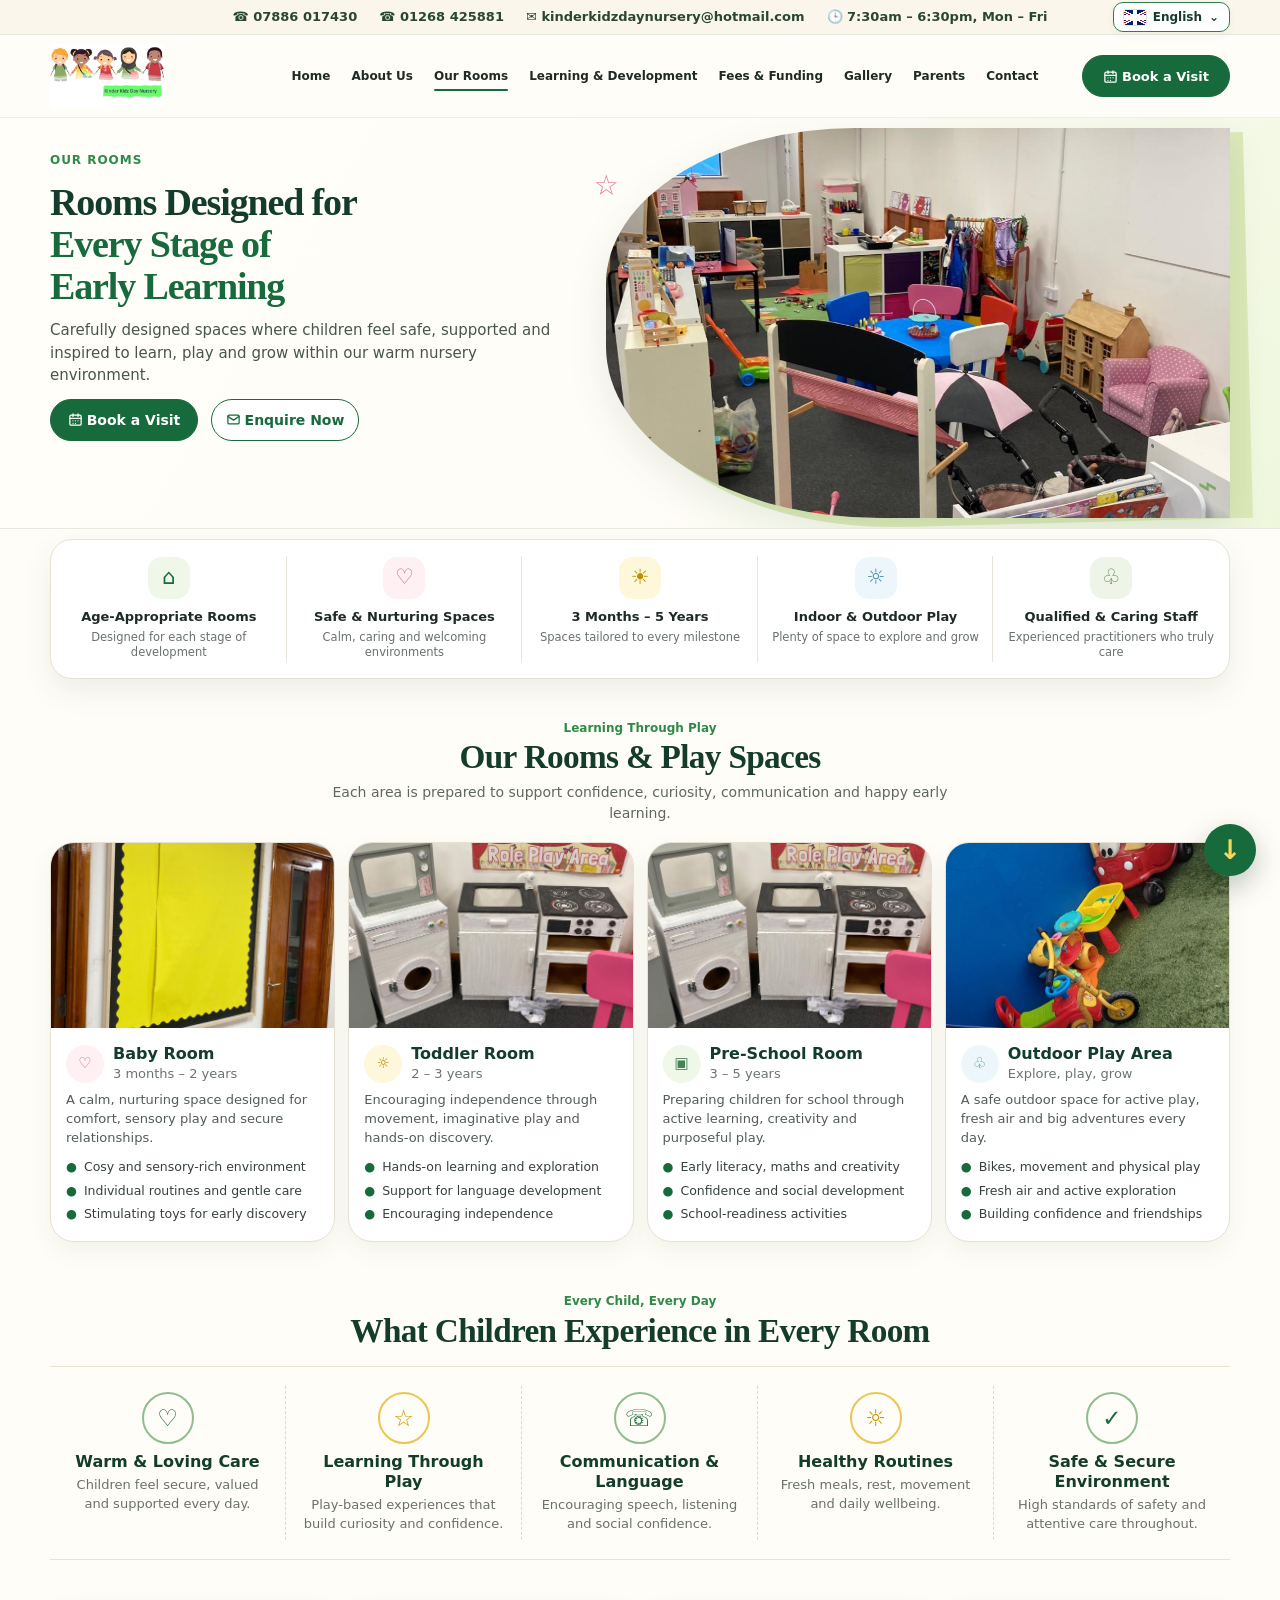
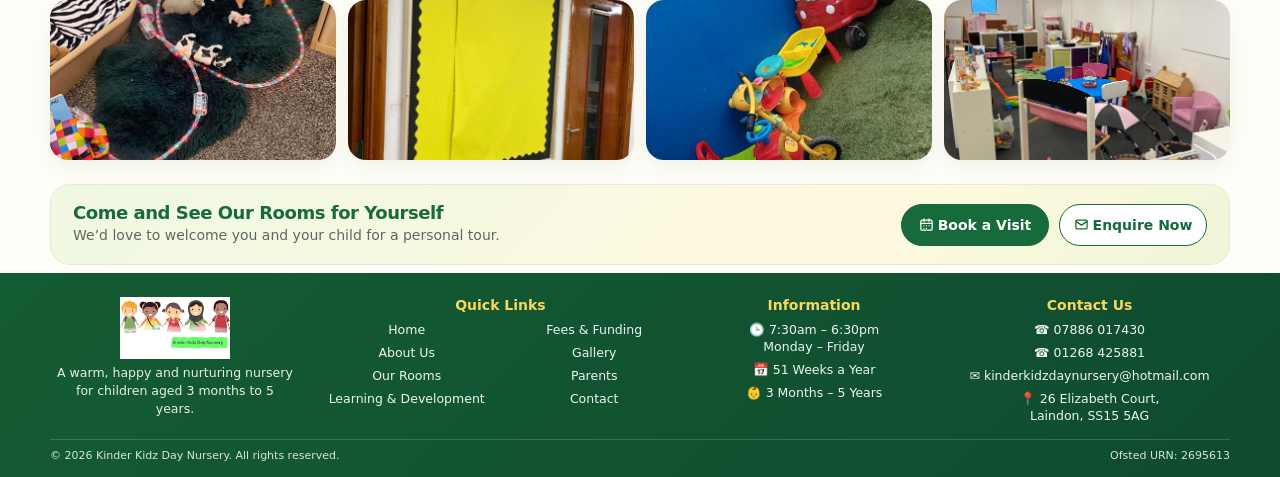
<file: rooms.html>
<!doctype html>
<html lang="en-GB" translate="no" class="notranslate">
<head>
<meta charset="utf-8">
<meta name="google" content="notranslate">
<meta http-equiv="Content-Language" content="en-GB">
<meta name="viewport" content="width=device-width, initial-scale=1">
<meta name="description" content="Explore the rooms and play spaces at Kinder Kidz Day Nursery in Laindon, Basildon.">
<title>Our Rooms | Kinder Kidz Day Nursery</title>
<style>
:root{
  --green:#176a3b;--green2:#2f8a49;--deep:#143c2c;--cream:#fffdf7;--soft:#f7f3e8;
  --text:#1f2a24;--muted:#5f6761;--line:#e8e2d5;--gold:#f7d85b;--pink:#e9799f;
  --blue:#70b5d4;--shadow:0 12px 30px rgba(18,60,43,.08);
}
*{box-sizing:border-box}
html{scroll-behavior:smooth}
body{margin:0;background:var(--cream);color:var(--text);font-family:Inter,ui-sans-serif,system-ui,-apple-system,BlinkMacSystemFont,"Segoe UI",sans-serif;line-height:1.5;max-width:100%;overflow-x:hidden}
a{text-decoration:none;color:inherit}img{display:block;max-width:100%}button{font:inherit}
.container{width:min(1180px,calc(100% - 40px));margin:auto}
h1,h2,h3{margin:0;color:var(--deep);line-height:1.06}h1,h2{font-family:Georgia,"Times New Roman",serif}
h1{font-size:clamp(40px,4.2vw,60px);letter-spacing:-.035em}h2{font-size:clamp(32px,3vw,44px);letter-spacing:-.025em}p{margin:0}

.topbar{background:#fbf6eb;border-bottom:1px solid rgba(23,106,59,.09)}
.topbar .container{display:flex;flex-wrap:wrap;justify-content:center;gap:22px;padding:7px 0;font-size:13px;color:#294633;font-weight:600}
.topbar span{display:flex;align-items:center;gap:8px}
header{position:sticky;top:0;z-index:50;background:rgba(255,253,247,.97);backdrop-filter:blur(10px);border-bottom:1px solid rgba(23,106,59,.08)}
.nav{height:82px;display:flex;align-items:center;gap:24px}.brand{display:flex;align-items:center;min-width:198px}.brand img{width:198px;height:64px;object-fit:contain;object-position:left center}
.navlinks{display:flex;align-items:center;justify-content:center;gap:21px;flex:1;font-size:13px;font-weight:700}.navlinks a{padding:9px 0;position:relative;white-space:nowrap}.navlinks a.active:after,.navlinks a:hover:after{content:"";position:absolute;left:0;right:0;bottom:1px;height:2px;background:var(--green);border-radius:99px}
.btn{display:inline-flex;align-items:center;justify-content:center;gap:8px;border-radius:999px;padding:12px 20px;font-weight:800;border:1.5px solid var(--green);cursor:pointer;transition:.2s ease}.btn.primary{background:var(--green);color:#fff}.btn.secondary{background:#fff;color:var(--green)}.btn.pink{background:var(--pink);border-color:var(--pink);color:#fff}.btn:hover{transform:translateY(-1px);box-shadow:0 8px 20px rgba(23,106,59,.13)}
.menu-btn{display:none;background:#f3f7ec;border:0;width:40px;height:40px;border-radius:11px;color:var(--green);padding:5px;place-items:center;margin-left:auto}

.hero{padding:10px 0 10px;background:linear-gradient(120deg,#fffef9 0%,#fffdf7 58%,#eef7dc 100%);overflow:hidden}
.hero-grid{display:grid;grid-template-columns:.86fr 1.14fr;gap:24px;align-items:center}
.eyebrow{font-size:12px;font-weight:900;color:var(--green2);letter-spacing:.08em;text-transform:uppercase;margin-bottom:9px}
.hero-copy p{font-size:17px;color:#47554d;max-width:520px;margin:15px 0 20px}.hero-actions{display:flex;gap:10px;flex-wrap:wrap}
.hero-media{position:relative;min-height:350px}.hero-media:before{content:"";position:absolute;inset:14px -26px 5px 20px;background:#dceab8;border-radius:46% 5% 5% 48%;transform:rotate(-1deg)}.hero-media img{position:absolute;inset:0;width:100%;height:100%;object-fit:cover;object-position:center;border-radius:45% 5% 5% 46%;box-shadow:var(--shadow)}
.doodle{position:absolute;font-size:28px;color:var(--pink);line-height:1}.doodle.one{left:-12px;top:44px}.doodle.two{right:12px;bottom:16px;color:#80a967;font-size:34px}

.feature-strip{padding:10px 0 14px}.feature-card{background:#fff;border:1px solid var(--line);box-shadow:var(--shadow);border-radius:22px;display:grid;grid-template-columns:repeat(5,1fr);overflow:hidden}.feature{padding:17px 14px;text-align:center;position:relative}.feature:not(:last-child):after{content:"";position:absolute;right:0;top:16px;bottom:16px;width:1px;background:#e9e4d8}.feature .ico{width:42px;height:42px;border-radius:14px;background:#eff7e8;color:var(--green);display:grid;place-items:center;margin:0 auto 8px;font-size:21px}.feature:nth-child(2) .ico{background:#fff0f4;color:#cf668b}.feature:nth-child(3) .ico{background:#fff7da;color:#bd9200}.feature:nth-child(4) .ico{background:#edf7fb;color:#4f8fae}.feature:nth-child(5) .ico{background:#eef5e8;color:#5e8e4e}.feature b{display:block;font-size:13px}.feature small{display:block;margin-top:3px;color:#69726c;font-size:11.5px;line-height:1.35}

.section{padding:28px 0}.section-title{text-align:center;margin-bottom:18px}.section-title .kicker{font-size:13px;font-weight:800;color:var(--green2);margin-bottom:4px}.section-title p{color:var(--muted);font-size:15px;max-width:680px;margin:8px auto 0}
.rooms-grid{display:grid;grid-template-columns:repeat(4,1fr);gap:13px}.room-card{background:#fff;border:1px solid #e7e1d5;border-radius:24px;overflow:hidden;box-shadow:0 9px 24px rgba(23,70,42,.06);display:flex;flex-direction:column}.room-card img{width:100%;height:185px;object-fit:cover}.room-body{padding:16px 15px 17px;display:flex;flex-direction:column;gap:8px;flex:1}.room-head{display:flex;gap:9px;align-items:center}.room-icon{width:38px;height:38px;border-radius:50%;display:grid;place-items:center;flex:0 0 auto;background:#fff0f4;color:#ca6689}.room-card:nth-child(2) .room-icon{background:#fff7dc;color:#bd9000}.room-card:nth-child(3) .room-icon{background:#eef7e8;color:#478255}.room-card:nth-child(4) .room-icon{background:#edf7fb;color:#4f8fae}.room-card h3{font-family:inherit;font-size:18px}.room-age{font-size:13px;color:#6c746f}.room-body>p{font-size:13.5px;color:#525d57;line-height:1.45}.mini-list{display:grid;gap:5px;font-size:12.5px;color:#36413c;margin-top:2px}.mini-list span{display:flex;gap:7px}.mini-list i{font-style:normal;color:var(--green);font-weight:900}

.experience{padding:24px 0 22px}.experience-panel{border-top:1px solid var(--line);border-bottom:1px solid var(--line);padding:19px 0}.experience-grid{display:grid;grid-template-columns:repeat(5,1fr);gap:0}.experience-item{text-align:center;padding:6px 16px}.experience-item:not(:last-child){border-right:1px dashed #d5dcd0}.experience-item .ico{width:52px;height:52px;border-radius:50%;border:2px solid #8fbd8f;color:var(--green);display:grid;place-items:center;margin:0 auto 8px;font-size:23px}.experience-item:nth-child(2) .ico,.experience-item:nth-child(4) .ico{border-color:#ecc553;color:#c69700}.experience-item h3{font-family:inherit;font-size:15px;margin-bottom:4px}.experience-item p{font-size:12px;color:#69716c;line-height:1.4}

.gallery-strip{padding:18px 0 20px}.gallery-row{display:grid;grid-template-columns:repeat(4,1fr);gap:12px}.gallery-row img{width:100%;height:160px;object-fit:cover;border-radius:18px;box-shadow:0 8px 20px rgba(23,70,42,.06)}

.cta-wrap{padding:4px 0 8px}.cta{background:linear-gradient(135deg,#eff8e3 0%,#fff9df 68%,#eff5d8 100%);border:1px solid #e4ead5;border-radius:20px;padding:18px 22px;display:flex;align-items:center;justify-content:space-between;gap:18px}.cta h2{font-family:inherit;font-size:18px;color:var(--green)}.cta p{color:#5d6861;font-size:14px;margin-top:3px}.cta-actions{display:flex;gap:10px;flex-wrap:wrap}

footer{background:linear-gradient(135deg,#145c34,#0f4b2f);color:#fff;padding:22px 0 12px}.footer-grid{display:grid;grid-template-columns:1.05fr 1.5fr .95fr 1.18fr;align-items:start;gap:20px}.footer-grid>div{text-align:center;min-width:0}.footer-brand img{width:168px;height:60px;object-fit:contain;margin:0 auto 5px}.footer-brand p{max-width:240px;margin:0 auto;color:#dce9df;font-size:13px}.footer h3{font-family:inherit;color:var(--gold);font-size:14px;margin:0 0 8px}.footer-list{display:grid;gap:5px;font-size:12.5px;color:#e5f0e8;justify-items:center}.footer-list a,.footer-list div{text-align:center}.quicklinks-columns{display:grid;grid-template-columns:1fr 1fr;gap:0 20px}.quicklinks-column{justify-items:center}.footer-contact-col .footer-list a{overflow-wrap:anywhere}.footer-bottom{border-top:1px solid rgba(255,255,255,.14);margin-top:14px;padding-top:9px;font-size:11px;color:#cfe0d5;display:flex;justify-content:space-between;gap:10px;flex-wrap:wrap}

.scroll-nav-btn{position:fixed;right:24px;bottom:24px;z-index:70;width:52px;height:52px;border:0;border-radius:50%;display:grid;place-items:center;background:var(--green);color:var(--gold);font-size:27px;font-weight:800;box-shadow:0 10px 28px rgba(18,60,43,.28);cursor:pointer;transition:.2s ease}.scroll-nav-btn:hover{transform:translateY(-2px);background:var(--green2)}.scroll-nav-btn:focus-visible{outline:3px solid var(--gold);outline-offset:3px}

@media(max-width:980px){
  .container{width:min(100% - 34px,1180px)}
  .nav{height:76px;gap:16px}.brand img{width:180px;height:58px}.nav>.desktop-only{display:none}.menu-btn{display:grid}
  .navlinks{position:fixed;display:none;flex-direction:column;align-items:stretch;left:0;right:0;top:76px;background:#fffdf7;padding:16px 20px 20px;border-bottom:1px solid #e9e5dc;box-shadow:0 16px 28px rgba(0,0,0,.08)}.navlinks.open{display:flex}.navlinks a{padding:9px 4px}
  .hero-grid{grid-template-columns:1fr;gap:14px}.hero-media{min-height:330px}.hero-media img{border-radius:28px}.hero-media:before{inset:10px -8px -7px 12px;border-radius:30px}
  .feature-card{grid-template-columns:repeat(2,1fr)}.feature:nth-child(2n):after{display:none}.feature{border-bottom:1px solid #eee9df}.feature:last-child{grid-column:1/-1;border-bottom:0}.feature:last-child:after{display:none}
  .rooms-grid{grid-template-columns:repeat(2,1fr)}
  .experience-grid{grid-template-columns:repeat(2,1fr)}.experience-item:nth-child(2n){border-right:none}.experience-item{border-bottom:1px dashed #d5dcd0;padding:15px}.experience-item:last-child{grid-column:1/-1;border-bottom:0}.experience-item:last-child{border-right:none}
  .gallery-row{grid-template-columns:repeat(2,1fr)}
  .footer-grid{grid-template-columns:1fr 1fr}.footer-brand{grid-column:1/-1}
}

@media(max-width:620px){
  .container{width:calc(100% - 28px)}.topbar{display:none}.nav{height:70px;gap:10px}.brand{min-width:0}.brand img{width:156px;height:52px}
  .navlinks{left:auto;right:0;width:min(46vw,190px);top:70px;max-height:calc(100vh - 70px);overflow:auto;padding:9px 12px 14px;gap:0;border-left:1px solid #e9e5dc;border-bottom:1px solid #e9e5dc;border-radius:0 0 0 18px;box-shadow:-12px 16px 30px rgba(0,0,0,.10)}
  .navlinks a{font-size:12.5px;padding:7px 3px;line-height:1.24}.menu-btn{width:40px;height:40px;border-radius:11px;padding:5px}.menu-btn svg{width:26px;height:26px}
  .hero{padding:3px 0 5px}.hero-grid{gap:10px}.eyebrow{font-size:11px;margin-bottom:6px}h1{font-size:34px;line-height:1.04}.hero-copy p{font-size:14.5px;line-height:1.5;margin:11px 0 14px}.hero-actions{display:grid;grid-template-columns:1fr;gap:8px}.btn{width:100%;padding:11px 15px;font-size:14px}.hero-media{min-height:270px}
  .feature-strip{padding:7px 0 9px}.feature{padding:13px 9px}.feature .ico{width:38px;height:38px;margin-bottom:6px}.feature b{font-size:12px}.feature small{font-size:10.5px}
  .section{padding:18px 0}.section-title{margin-bottom:12px}.section-title h2{font-size:31px}.section-title p{font-size:14px;margin-top:6px}.rooms-grid{grid-template-columns:1fr;gap:9px}.room-card{display:grid;grid-template-columns:42% 58%;border-radius:20px}.room-card img{height:100%;min-height:230px}.room-body{padding:13px 12px}.room-card h3{font-size:17px}.room-body>p{font-size:13px}.mini-list{font-size:12px;gap:4px}
  .experience{padding:11px 0 10px}.experience-panel{padding:11px 0}.experience-grid{grid-template-columns:1fr}.experience-item,.experience-item:last-child{grid-column:auto;border-right:0;border-bottom:1px dashed #d5dcd0;padding:12px 10px}.experience-item:last-child{border-bottom:0}.experience-item .ico{width:45px;height:45px;margin-bottom:6px}.experience-item h3{font-size:14px}.experience-item p{font-size:11.5px}
  .gallery-strip{padding:10px 0 11px}.gallery-row{grid-template-columns:1fr 1fr;gap:8px}.gallery-row img{height:116px;border-radius:14px}
  .cta-wrap{padding:2px 0 6px}.cta{padding:15px 14px;display:grid;gap:10px}.cta h2{font-size:17px}.cta p{font-size:13px}.cta-actions{display:grid;grid-template-columns:1fr;gap:8px}
  footer{padding:20px 0 11px}.footer-grid{grid-template-columns:1fr;gap:16px}.footer-brand img{width:160px;height:58px}.footer h3{font-size:16px;margin-bottom:7px}.footer-list{gap:5px;font-size:13px}.quicklinks-columns{grid-template-columns:1fr 1fr;gap:0 16px}.footer-bottom{margin-top:12px;padding-top:8px;font-size:11px;justify-content:center;text-align:center}
  .scroll-nav-btn{width:46px;height:46px;right:16px;bottom:18px;font-size:24px}
}
@media(max-width:420px){.navlinks{width:min(47vw,176px)}}

/* ============================================================
   GLOBAL HEADER CONSISTENCY — Pages 1–3
   Same top contact bar, nav sizing, mobile drawer and CTA style.
   ============================================================ */
.topbar{background:#fbf6eb;border-bottom:1px solid rgba(23,106,59,.09)}
.topbar .container{display:flex;flex-wrap:wrap;justify-content:center;gap:22px;padding:7px 0;font-size:13px;color:#294633;font-weight:600}
.topbar span{display:flex;align-items:center;gap:8px}
.nav{height:82px;gap:24px}
.brand{min-width:198px}
.brand img{width:198px;height:64px}
.navlinks{gap:21px;font-size:13px;font-weight:700}
.navlinks a{padding:9px 0;white-space:nowrap}
.nav>.btn.primary.desktop-only{background:var(--green);border-color:var(--green);color:#fff}
@media(max-width:980px){
  .nav{height:76px;gap:16px}
  .brand img{width:180px;height:58px}
  .nav>.desktop-only{display:none}
  .menu-btn{display:grid}
  .navlinks{top:76px}
}
@media(max-width:620px){
  .topbar{display:none}
  .nav{height:70px;gap:10px}
  .brand{min-width:0}
  .brand img{width:156px;height:52px}
  .navlinks{left:auto;right:0;width:min(46vw,190px);top:70px;max-height:calc(100vh - 70px);overflow:auto;padding:9px 12px 14px;gap:0;border-left:1px solid #e9e5dc;border-bottom:1px solid #e9e5dc;border-radius:0 0 0 18px;box-shadow:-12px 16px 30px rgba(0,0,0,.10)}
  .navlinks a{font-size:12.5px;padding:7px 3px;line-height:1.24}
  .menu-btn{width:40px;height:40px;border-radius:11px;padding:5px}
  .menu-btn svg{width:26px;height:26px}
}
@media(max-width:420px){.navlinks{width:min(47vw,176px)}}



/* ============================================================
   SITE-WIDE CONSISTENCY PASS — Pages 1–3
   Our Rooms = header/nav/eyebrow/body-copy reference.
   Home = main hero-title reference.
   No cards, photos or section structures are repositioned here.
   ============================================================ */
:root{
  --site-topbar-size:13px;
  --site-nav-size:13px;
  --site-header-btn-size:14px;
  --site-eyebrow-size:12px;
  --site-hero-body-size:16px;
  --site-section-body-size:14px;
  --site-card-title-size:16px;
  --site-card-body-size:13px;
  --site-footer-title-size:14px;
  --site-footer-body-size:12.5px;
}
body{font-size:15px;line-height:1.5}

/* Exact same top contact bar on every page */
.topbar{background:#fbf6eb;border-bottom:1px solid rgba(23,106,59,.09)}
.topbar .container{
  display:flex!important;
  flex-wrap:wrap!important;
  justify-content:center!important;
  align-items:center!important;
  gap:22px!important;
  padding:7px 0!important;
  font-size:var(--site-topbar-size)!important;
  line-height:1.25!important;
  color:#294633!important;
  font-weight:600!important;
}
.topbar span{display:flex;align-items:center;gap:8px;white-space:nowrap}

/* Our Rooms header is now the single master header */
.nav{height:82px!important;gap:24px!important;align-items:center!important}
.brand{min-width:198px!important;display:flex;align-items:center}
.brand img{width:198px!important;height:64px!important;object-fit:contain!important;object-position:left center!important}
.navlinks{
  gap:21px!important;
  font-size:var(--site-nav-size)!important;
  font-weight:700!important;
  line-height:1.2!important;
}
.navlinks a{padding:9px 0!important;white-space:nowrap!important}
.nav > .btn{
  padding:12px 20px!important;
  min-height:42px!important;
  font-size:var(--site-header-btn-size)!important;
  line-height:1!important;
  gap:8px!important;
}

/* Same hero text starting point on desktop; images/cards stay untouched */
.hero-copy{align-self:start!important;padding-top:34px!important;margin:0!important}
.eyebrow{
  font-size:var(--site-eyebrow-size)!important;
  line-height:1.2!important;
  margin-top:0!important;
  margin-bottom:9px!important;
  letter-spacing:.08em!important;
  font-weight:900!important;
}

/* Home page hero title becomes the master title scale */
.hero h1,
.hero-copy h1{
  font-family:Georgia,"Times New Roman",serif!important;
  font-size:clamp(42px,3.8vw,56px)!important;
  line-height:1.04!important;
  letter-spacing:-.03em!important;
  margin:0!important;
}

/* Our Rooms intro paragraph becomes the master hero body scale */
.hero-copy > p,
.hero .container > .hero-copy > p{
  font-size:var(--site-hero-body-size)!important;
  line-height:1.5!important;
  max-width:520px!important;
  margin:15px 0 20px!important;
}

/* Shared section typography: smaller, cleaner and repeatable */
.section-title .kicker{font-size:12px!important;line-height:1.2!important;margin-bottom:4px!important}
.section-title h2{font-size:clamp(28px,2.6vw,36px)!important;line-height:1.08!important;letter-spacing:-.02em!important}
.section-title p{font-size:var(--site-section-body-size)!important;line-height:1.5!important;margin-top:7px!important}

/* Page-specific headings/body copy mapped onto the same restrained scale */
.story-copy h2,.values-head h2,.diff-copy h2{font-size:18px!important;line-height:1.2!important}
.story-copy p,.diff-copy p,.tick{font-size:var(--site-section-body-size)!important;line-height:1.5!important}
.value h3,.room-body h3,.room-card h3,.feature h3,.proof-card h3,.experience-item h3{font-size:var(--site-card-title-size)!important;line-height:1.25!important}
.value p,.room-body p,.room-body>p,.feature p,.proof-card p,.experience-item p{font-size:var(--site-card-body-size)!important;line-height:1.45!important}

/* One button text scale across sections */
.btn{font-size:14px!important;line-height:1.1!important}

/* Footer typography uses the same compact scale on all three pages */
footer h3,.footer h3{font-size:var(--site-footer-title-size)!important;line-height:1.2!important}
.footer-list{font-size:var(--site-footer-body-size)!important;line-height:1.4!important}
.footer-brand p{font-size:13px!important;line-height:1.45!important}
.footer-bottom{font-size:11px!important;line-height:1.35!important}

@media (max-width:980px){
  .nav{height:76px!important;gap:16px!important}
  .brand{min-width:0!important}
  .brand img{width:180px!important;height:58px!important}
  .navlinks{top:76px!important}
  .hero-copy{padding-top:18px!important}
}

@media (max-width:620px){
  body{font-size:14px}
  .topbar{display:none!important}
  .nav{height:70px!important;gap:10px!important}
  .brand img{width:156px!important;height:52px!important}
  .navlinks{
    left:auto!important;
    right:0!important;
    width:min(46vw,190px)!important;
    top:70px!important;
    max-height:calc(100vh - 70px)!important;
    overflow:auto!important;
    padding:9px 12px 14px!important;
    gap:0!important;
    border-left:1px solid #e9e5dc!important;
    border-bottom:1px solid #e9e5dc!important;
    border-radius:0 0 0 18px!important;
    box-shadow:-12px 16px 30px rgba(0,0,0,.10)!important;
  }
  .navlinks a{font-size:12.5px!important;padding:7px 3px!important;line-height:1.24!important}
  .menu-btn{width:40px!important;height:40px!important;border-radius:11px!important;padding:5px!important}
  .menu-btn svg{width:26px!important;height:26px!important}

  /* All three hero text blocks begin at the same mobile offset */
  .hero-copy{align-self:stretch!important;padding-top:0!important;margin:0!important}
  .eyebrow{font-size:11px!important;margin-bottom:6px!important}
  .hero h1,.hero-copy h1{font-size:34px!important;line-height:1.04!important;letter-spacing:-.025em!important}
  .hero-copy > p,.hero .container > .hero-copy > p{font-size:14.5px!important;line-height:1.5!important;margin:11px 0 14px!important;max-width:none!important}

  .section-title h2{font-size:29px!important;line-height:1.08!important}
  .section-title p{font-size:13.5px!important;line-height:1.48!important}
  .story-copy h2,.values-head h2,.diff-copy h2{font-size:17px!important}
  .story-copy p,.diff-copy p,.tick{font-size:13.5px!important}
  .value h3,.room-body h3,.room-card h3,.feature h3,.proof-card h3,.experience-item h3{font-size:15px!important}
  .value p,.room-body p,.room-body>p,.feature p,.proof-card p,.experience-item p{font-size:12.5px!important}

  .btn{font-size:14px!important}
  footer h3,.footer h3{font-size:16px!important}
  .footer-list{font-size:13px!important}
  .footer-brand p{font-size:13px!important}
}
@media(max-width:420px){.navlinks{width:min(47vw,176px)!important}}



/* ============================================================
   FINAL SHARED HEADER + HERO ALIGNMENT — Pages 1–3
   Goal: switching Home / About Us / Our Rooms must feel stationary.
   Existing cards, sections and page content below the hero are untouched.
   ============================================================ */
:root{
  --kk-topbar-font:13px;
  --kk-nav-font:13px;
  --kk-header-btn-font:14px;
  --kk-eyebrow-font:12px;
  --kk-hero-title-font:50px;
  --kk-hero-body-font:15px;
  --kk-hero-line:1.04;
}

/* One identical header frame on all three pages */
.topbar{background:#fbf6eb!important;border-bottom:1px solid rgba(23,106,59,.09)!important}
.topbar .container{
  width:min(1180px,calc(100% - 40px))!important;
  min-height:34px!important;
  display:flex!important;
  align-items:center!important;
  justify-content:center!important;
  flex-wrap:wrap!important;
  gap:22px!important;
  padding:7px 0!important;
  font-size:var(--kk-topbar-font)!important;
  line-height:1.25!important;
  color:#294633!important;
  font-weight:600!important;
}
.topbar span{display:flex!important;align-items:center!important;gap:8px!important;white-space:nowrap!important}
header{position:sticky!important;top:0!important;z-index:50!important;background:rgba(255,253,247,.96)!important;backdrop-filter:blur(10px)!important;border-bottom:1px solid rgba(23,106,59,.08)!important}
.nav{
  width:min(1180px,calc(100% - 40px))!important;
  height:82px!important;
  display:flex!important;
  align-items:center!important;
  gap:24px!important;
  margin:auto!important;
  padding:0!important;
}
.brand{display:flex!important;align-items:center!important;min-width:198px!important;width:198px!important;flex:0 0 198px!important}
.brand img{width:198px!important;height:64px!important;object-fit:contain!important;object-position:left center!important}
.navlinks{
  display:flex!important;
  align-items:center!important;
  justify-content:center!important;
  flex:1 1 auto!important;
  gap:21px!important;
  font-size:var(--kk-nav-font)!important;
  font-weight:700!important;
  line-height:1.2!important;
  margin:0!important;
  padding:0!important;
}
.navlinks a{padding:9px 0!important;white-space:nowrap!important;position:relative!important}
.navlinks a.active:after,.navlinks a:hover:after{content:""!important;position:absolute!important;left:0!important;right:0!important;bottom:1px!important;height:2px!important;background:var(--green)!important;border-radius:999px!important}
.header-visit{
  display:inline-flex!important;
  width:118px!important;
  min-width:118px!important;
  height:42px!important;
  min-height:42px!important;
  padding:0 15px!important;
  font-size:var(--kk-header-btn-font)!important;
  line-height:1!important;
  gap:0!important;
  flex:0 0 118px!important;
}
.menu-btn{display:none!important}

/* Shared desktop hero frame */
@media (min-width:981px){
  .hero{padding:0!important;min-height:410px!important;overflow:hidden!important}
  .hero > .container,
  .hero-grid{
    width:min(1180px,calc(100% - 40px))!important;
    display:grid!important;
    grid-template-columns:minmax(0,.92fr) minmax(0,1.08fr)!important;
    align-items:start!important;
    gap:24px!important;
    min-height:410px!important;
    margin:auto!important;
    padding:0!important;
  }
  .hero-copy{
    width:100%!important;
    min-width:0!important;
    min-height:398px!important;
    align-self:start!important;
    display:grid!important;
    grid-template-rows:16px 164px 76px 44px!important;
    row-gap:8px!important;
    align-content:start!important;
    padding:20px 0 0!important;
    margin:0!important;
  }
  .eyebrow{
    align-self:start!important;
    font-size:var(--kk-eyebrow-font)!important;
    line-height:16px!important;
    font-weight:900!important;
    letter-spacing:.08em!important;
    text-transform:uppercase!important;
    margin:0!important;
    padding:0!important;
  }
  .hero h1,.hero-copy h1{
    align-self:start!important;
    font-family:Georgia,"Times New Roman",serif!important;
    font-size:var(--kk-hero-title-font)!important;
    line-height:var(--kk-hero-line)!important;
    letter-spacing:-.03em!important;
    margin:0!important;
    padding:0!important;
    max-width:520px!important;
  }
  .hero-copy > p,.hero .container > .hero-copy > p{
    align-self:start!important;
    font-size:var(--kk-hero-body-font)!important;
    line-height:1.5!important;
    max-width:520px!important;
    margin:0!important;
    padding:0!important;
    color:#47554d!important;
  }
  .hero-actions{
    align-self:start!important;
    display:flex!important;
    align-items:flex-start!important;
    gap:10px!important;
    margin:0!important;
    padding:0!important;
    flex-wrap:nowrap!important;
  }
  .hero-actions .btn{
    width:148px!important;
    min-width:148px!important;
    height:42px!important;
    min-height:42px!important;
    padding:0 12px!important;
    font-size:14px!important;
    line-height:1!important;
  }
  .hero-media{
    position:relative!important;
    align-self:start!important;
    width:100%!important;
    height:390px!important;
    min-height:390px!important;
    margin:10px 0 0!important;
    padding:0!important;
    overflow:visible!important;
  }
  .hero-media:before{
    content:""!important;
    position:absolute!important;
    inset:12px -18px -8px 18px!important;
    background:#dceab8!important;
    border-radius:40% 0 0 44%!important;
    transform:rotate(-1.5deg)!important;
  }
  .hero-media img{
    position:absolute!important;
    inset:0!important;
    width:100%!important;
    height:100%!important;
    max-width:none!important;
    object-fit:cover!important;
    object-position:center center!important;
    border-radius:40% 0 0 44%!important;
    box-shadow:0 14px 40px rgba(20,66,42,.10)!important;
  }
}

/* Slightly tighter shared desktop frame on smaller laptops */
@media (min-width:981px) and (max-width:1199px){
  :root{--kk-hero-title-font:46px}
  .topbar .container,.nav,.hero > .container,.hero-grid{width:min(1080px,calc(100% - 44px))!important}
  .nav{gap:18px!important}
  .brand{min-width:185px!important;width:185px!important;flex-basis:185px!important}
  .brand img{width:185px!important}
  .navlinks{gap:16px!important;font-size:12.5px!important}
  .header-visit{width:112px!important;min-width:112px!important;flex-basis:112px!important}
  .hero-copy{grid-template-rows:16px 154px 76px 44px!important}
}

/* One identical mobile header + hero frame */
@media (max-width:980px){
  .topbar{display:none!important}
  .nav{
    width:min(100% - 34px,1180px)!important;
    height:76px!important;
    gap:16px!important;
  }
  .brand{min-width:0!important;width:auto!important;flex:0 0 auto!important}
  .brand img{width:180px!important;height:58px!important}
  .header-visit{display:none!important}
  .menu-btn{display:grid!important;margin-left:auto!important}
  .navlinks{display:none!important}
  .navlinks.open{display:flex!important}
}

@media (max-width:620px){
  .nav{width:calc(100% - 28px)!important;height:70px!important;gap:10px!important}
  .brand img{width:156px!important;height:52px!important}
  .menu-btn{width:40px!important;height:40px!important;border-radius:11px!important;padding:5px!important;background:#f3f7ec!important;color:var(--green)!important}
  .menu-btn svg{width:26px!important;height:26px!important}
  .navlinks{
    position:fixed!important;
    left:auto!important;
    right:0!important;
    top:70px!important;
    width:min(46vw,190px)!important;
    max-height:calc(100vh - 70px)!important;
    overflow:auto!important;
    flex-direction:column!important;
    align-items:stretch!important;
    justify-content:flex-start!important;
    gap:0!important;
    padding:9px 12px 14px!important;
    background:#fffdf7!important;
    border-left:1px solid #e9e5dc!important;
    border-bottom:1px solid #e9e5dc!important;
    border-radius:0 0 0 18px!important;
    box-shadow:-12px 16px 30px rgba(0,0,0,.10)!important;
  }
  .navlinks a{font-size:12.5px!important;padding:7px 3px!important;line-height:1.24!important}

  .hero{padding:0!important;min-height:0!important}
  .hero > .container,.hero-grid{
    width:calc(100% - 28px)!important;
    display:flex!important;
    flex-direction:column!important;
    align-items:stretch!important;
    gap:14px!important;
    margin:auto!important;
    padding:4px 0 8px!important;
    min-height:0!important;
  }
  .hero-copy{
    width:100%!important;
    min-height:0!important;
    display:grid!important;
    grid-template-rows:14px 108px 110px 92px!important;
    row-gap:6px!important;
    align-content:start!important;
    padding:0!important;
    margin:0!important;
  }
  .eyebrow{font-size:11px!important;line-height:14px!important;margin:0!important;padding:0!important}
  .hero h1,.hero-copy h1{
    font-size:34px!important;
    line-height:1.04!important;
    letter-spacing:-.025em!important;
    max-width:none!important;
    margin:0!important;
    padding:0!important;
    align-self:start!important;
  }
  .hero-copy > p,.hero .container > .hero-copy > p{
    font-size:14.5px!important;
    line-height:1.5!important;
    max-width:none!important;
    margin:0!important;
    padding:0!important;
    align-self:start!important;
  }
  .hero-actions{
    display:grid!important;
    grid-template-columns:1fr!important;
    gap:8px!important;
    align-content:start!important;
    margin:0!important;
    padding:0!important;
  }
  .hero-actions .btn{width:100%!important;height:42px!important;min-height:42px!important;padding:0 14px!important;font-size:14px!important}
  .hero-media{
    position:relative!important;
    width:100%!important;
    height:270px!important;
    min-height:270px!important;
    margin:0!important;
    padding:0!important;
  }
  .hero-media:before{content:""!important;position:absolute!important;inset:9px -7px -7px 11px!important;background:#dceab8!important;border-radius:28px!important;transform:rotate(-1deg)!important}
  .hero-media img{position:absolute!important;inset:0!important;width:100%!important;height:100%!important;max-width:none!important;object-fit:cover!important;object-position:center center!important;border-radius:28px!important;box-shadow:0 12px 28px rgba(20,66,42,.10)!important}
}
@media(max-width:420px){
  .navlinks{width:min(47vw,176px)!important}
  .hero > .container,.hero-grid{width:calc(100% - 22px)!important}
  .hero-copy{grid-template-rows:14px 104px 110px 92px!important}
  .hero h1,.hero-copy h1{font-size:32px!important}
}


/* ============================================================
   FINAL CONSISTENCY PASS v4 — buttons, hero surface & footer
   Approved rules carried across Home / About / Our Rooms.
   ============================================================ */

/* Our Rooms hero surface is the master on all three pages. */
.hero{
  background:linear-gradient(120deg,#fffef9 0%,#fffdf7 58%,#eef7dc 100%)!important;
  border-top:0!important;
  border-left:0!important;
  border-right:0!important;
  border-bottom:1px solid #e8eadf!important;
  box-shadow:none!important;
}
.hero > .container,.hero-grid{border:0!important;box-shadow:none!important;background:transparent!important}

/* One professional icon system. No emoji icons inside action buttons. */
.btn.visit-action,.btn.enquire-action,.btn.contact-action{
  white-space:nowrap!important;
  flex-wrap:nowrap!important;
  gap:8px!important;
}
.btn-icon{width:16px;height:16px;display:inline-grid;place-items:center;flex:0 0 16px;line-height:0}
.btn-icon svg{display:block;width:16px;height:16px}
.btn-label{display:inline-block;white-space:nowrap;line-height:1}
.btn.visit-action{background:var(--green)!important;color:#fff!important;border-color:var(--green)!important}
.btn.enquire-action{background:#fff!important;color:var(--green)!important;border-color:var(--green)!important}
.btn.contact-action{background:#fff!important;color:var(--green)!important;border-color:rgba(255,255,255,.82)!important}
.btn.contact-action .icon-phone{color:#e66f91!important}

/* Desktop header Book a Visit: same visual family, always one row. */
.header-visit.visit-action{
  width:148px!important;
  min-width:148px!important;
  max-width:148px!important;
  flex:0 0 148px!important;
  height:42px!important;
  min-height:42px!important;
  padding:0 15px!important;
  font-size:14px!important;
  line-height:1!important;
  border-radius:999px!important;
}
.hero-actions .btn,.cta-actions .btn{
  min-height:42px!important;
  font-size:14px!important;
  border-radius:999px!important;
}
@media (min-width:981px){
  .hero-actions .btn{width:148px!important;min-width:148px!important;height:42px!important;padding:0 12px!important}
  .cta-actions .btn{min-width:148px!important;height:42px!important;padding:0 16px!important}
}
@media (min-width:981px) and (max-width:1199px){
  .nav{gap:14px!important}
  .navlinks{gap:13px!important;font-size:12px!important}
  .header-visit.visit-action{width:136px!important;min-width:136px!important;max-width:136px!important;flex-basis:136px!important;padding:0 12px!important;font-size:13px!important}
}

/* About Us bottom CTA: green visit + white contact with pink phone icon. */
.cta .contact-action,.cta-wrap .contact-action{background:#fff!important;color:var(--green)!important;border-color:#fff!important}
.cta .contact-action .icon-phone,.cta-wrap .contact-action .icon-phone{color:#e66f91!important}

/* Small desktop-only nursery animation uses the spare third title line on About Us. */
.hero-copy{position:relative!important}
.about-hero-mini-animation{display:none}
@media (min-width:981px){
  .about-hero-mini-animation{
    display:flex;
    position:absolute;
    left:3px;
    top:135px;
    width:118px;
    height:24px;
    align-items:center;
    gap:9px;
    pointer-events:none;
    opacity:.9;
  }
  .about-hero-mini-animation .mini-track{height:2px;width:46px;background:linear-gradient(90deg,#d9e9b9,#f2c94c);border-radius:999px;position:relative;overflow:visible}
  .about-hero-mini-animation .mini-track:after{content:"";position:absolute;width:8px;height:8px;border-radius:50%;background:#2f8a49;top:-3px;left:0;animation:kkMiniTravel 3.2s ease-in-out infinite alternate}
  .about-hero-mini-animation .mini-star{font-size:14px;color:#e4ab20;animation:kkMiniTwinkle 2.1s ease-in-out infinite}
  .about-hero-mini-animation .mini-leaf{font-size:15px;color:#6fa34e;animation:kkMiniFloat 2.8s ease-in-out infinite}
}
@keyframes kkMiniTravel{to{transform:translateX(38px)}}
@keyframes kkMiniTwinkle{50%{transform:scale(1.22) rotate(12deg);opacity:.6}}
@keyframes kkMiniFloat{50%{transform:translateY(-3px) rotate(-7deg)}}

/* About CTA colour treatment is the same on desktop and mobile. */
.about-bottom-cta{background:linear-gradient(135deg,#f5f9ed,#eef6df)!important;color:var(--deep)!important;border:1px solid #e0e8d4!important}
.about-bottom-cta h2{color:var(--deep)!important}
.about-bottom-cta p{color:#56635a!important}

/* One identical footer content and layout across all three pages. */
.site-footer-v5{background:linear-gradient(135deg,#145c34,#0f4b2f)!important;color:#fff!important;padding:24px 0 13px!important}
.footer-grid-v5{
  display:grid!important;
  grid-template-columns:1.05fr 1.5fr .95fr 1.18fr!important;
  align-items:start!important;
  gap:22px!important;
}
.footer-grid-v5>div{text-align:center!important;min-width:0!important}
.site-footer-v5 .footer-brand img{width:176px!important;height:62px!important;object-fit:contain!important;margin:0 auto 5px!important}
.site-footer-v5 .footer-brand p{max-width:240px!important;margin:5px auto 0!important;color:#e6f0e8!important;font-size:12.5px!important;line-height:1.45!important}
.site-footer-v5 h3{font-family:inherit!important;color:#f7d85b!important;font-size:14px!important;line-height:1.2!important;margin:0 0 8px!important;font-weight:800!important}
.site-footer-v5 .footer-list{display:grid!important;gap:6px!important;font-size:12.5px!important;line-height:1.35!important;color:#eef6f0!important;justify-items:center!important}
.site-footer-v5 .footer-list a,.site-footer-v5 .footer-list div{text-align:center!important;color:#eef6f0!important}
.quicklinks-group h3{text-align:center!important}
.quicklinks-columns{display:grid!important;grid-template-columns:1fr 1fr!important;gap:0 18px!important;width:100%!important}
.quicklinks-column{justify-items:start!important}
.quicklinks-column a{text-align:left!important;width:100%!important}
.site-footer-v5 .footer-bottom{border-top:1px solid rgba(255,255,255,.16)!important;margin-top:15px!important;padding-top:9px!important;font-size:11px!important;line-height:1.3!important;color:#d5e6d9!important;display:flex!important;justify-content:space-between!important;gap:10px!important;flex-wrap:wrap!important}

@media(max-width:980px){
  .footer-grid-v5{grid-template-columns:1fr 1fr!important;gap:18px!important}
  .footer-grid-v5 .footer-brand{grid-column:1/-1!important}
  .quicklinks-column{justify-items:center!important}.quicklinks-column a{text-align:center!important}
}
@media(max-width:620px){
  .header-visit.visit-action{display:none!important}
  .hero-actions .btn,.cta-actions .btn{width:100%!important;min-width:0!important;height:42px!important;padding:0 14px!important;font-size:14px!important}
  .site-footer-v5{padding:20px 0 11px!important}
  .footer-grid-v5{grid-template-columns:1fr!important;gap:16px!important}
  .footer-grid-v5 .footer-brand{grid-column:auto!important}
  .site-footer-v5 .footer-brand img{width:160px!important;height:58px!important}
  .site-footer-v5 h3{font-size:16px!important;margin-bottom:7px!important;color:#f7d85b!important}
  .site-footer-v5 .footer-list{gap:5px!important;font-size:13px!important}
  .quicklinks-columns{grid-template-columns:1fr 1fr!important;gap:0 16px!important}
  .quicklinks-column{justify-items:center!important}.quicklinks-column a{text-align:center!important}
  .site-footer-v5 .footer-bottom{margin-top:12px!important;padding-top:8px!important;font-size:11px!important;justify-content:center!important;text-align:center!important}
}

</style>

<!-- v28: mobile-only card spacing normalization; desktop intentionally untouched -->
<style>
@media (max-width:620px){
  .rooms-grid{
    row-gap:10px!important;
  }
  .rooms-grid > *{
    margin-top:0!important;
    margin-bottom:0!important;
  }
}
</style>


<style id="mobile-hero-buttons-one-row-v29">
/* MOBILE ONLY: keep the two main hero action buttons compact and on one row. Desktop is unchanged. */
@media (max-width:620px){
  .hero .hero-actions,
  .learning-hero .hero-actions,
  .fees-page .hero > .container .hero-actions,
  .gallery-page .hero > .container .hero-actions,
  .parents-page .hero > .container .hero-actions,
  .contact-page .hero > .container .hero-actions{
    display:grid!important;
    grid-template-columns:minmax(0,1fr) minmax(0,1fr)!important;
    gap:8px!important;
    width:100%!important;
    align-items:center!important;
    align-content:start!important;
    flex-wrap:nowrap!important;
  }
  .hero .hero-actions .btn,
  .learning-hero .hero-actions .btn,
  .fees-page .hero > .container .hero-actions .btn,
  .gallery-page .hero > .container .hero-actions .btn,
  .parents-page .hero > .container .hero-actions .btn,
  .contact-page .hero > .container .hero-actions .btn{
    width:100%!important;
    min-width:0!important;
    max-width:none!important;
    height:40px!important;
    min-height:40px!important;
    padding:0 8px!important;
    font-size:12.5px!important;
    line-height:1!important;
    gap:6px!important;
    white-space:nowrap!important;
  }
  .hero .hero-actions .btn-icon,
  .learning-hero .hero-actions .btn-icon,
  .fees-page .hero > .container .hero-actions .btn-icon,
  .gallery-page .hero > .container .hero-actions .btn-icon,
  .parents-page .hero > .container .hero-actions .btn-icon,
  .contact-page .hero > .container .hero-actions .btn-icon{
    width:17px!important;
    height:17px!important;
    min-width:17px!important;
  }
  .hero .hero-actions .btn-icon svg,
  .learning-hero .hero-actions .btn-icon svg,
  .fees-page .hero > .container .hero-actions .btn-icon svg,
  .gallery-page .hero > .container .hero-actions .btn-icon svg,
  .parents-page .hero > .container .hero-actions .btn-icon svg,
  .contact-page .hero > .container .hero-actions .btn-icon svg{
    width:17px!important;
    height:17px!important;
  }
}
</style>

<style id="mobile-all-buttons-compact-v30">
/* MOBILE ONLY: use the approved compact hero-button sizing throughout the site. Desktop is untouched. */
@media (max-width:620px){
  /* All normal action buttons use the same compact dimensions as the approved mobile hero buttons. */
  .btn:not(.header-visit){
    height:40px!important;
    min-height:40px!important;
    min-width:0!important;
    max-width:none;
    padding:0 8px!important;
    font-size:12.5px!important;
    line-height:1!important;
    gap:6px!important;
    white-space:nowrap!important;
  }
  .btn:not(.header-visit) .btn-icon{
    width:17px!important;
    height:17px!important;
    min-width:17px!important;
  }
  .btn:not(.header-visit) .btn-icon svg{
    width:17px!important;
    height:17px!important;
  }

  /* Two-button call-to-action areas stay compact and side-by-side, matching the hero. */
  .cta-actions,
  .parent-strip .actions,
  .funding-card .hero-actions,
  .action-banner .actions{
    display:grid!important;
    grid-template-columns:minmax(0,1fr) minmax(0,1fr)!important;
    gap:8px!important;
    width:100%!important;
    align-items:center!important;
  }
  .cta-actions .btn,
  .parent-strip .actions .btn,
  .funding-card .hero-actions .btn,
  .action-banner .actions .btn{
    width:100%!important;
  }

  /* Single utility/form buttons remain compact instead of stretching across the card. */
  form .btn,
  .map-address .btn{
    width:auto!important;
    min-width:148px!important;
  }
}
</style>


<style id="mobile-hero-spacing-tight-v32">
/* MOBILE ONLY: match the compact Parents-page text-to-button spacing. Desktop is untouched. */
@media (max-width:620px){
  body .hero .hero-copy{min-height:0!important;grid-template-rows:14px auto auto 92px!important;row-gap:7px!important;align-content:start!important;}
  body .hero .hero-actions{margin:6px 0 0!important;align-self:start!important;}
}
</style>


<style id="mobile-hero-photo-gap-v34">
/* MOBILE ONLY: close the space between the hero action buttons and photo. Desktop stays untouched. */
@media (max-width:620px){
  body .hero > .container,
  body .hero .hero-grid{
    gap:6px!important;
    padding-bottom:4px!important;
  }
  body .hero .hero-copy{
    grid-template-rows:14px auto auto 40px!important;
  }
  body .hero .hero-actions{
    margin:4px 0 0!important;
  }
  body .hero .hero-media{
    margin-top:0!important;
  }
}
</style>

<script id="kk-language-bootstrap">(function(){try{var l=localStorage.getItem('kkPreferredLanguage')||'en';if(!/^(en|fr|es|pt|pl)$/.test(l))l='en';document.documentElement.dataset.kkLang=l;document.documentElement.lang='en-GB';document.documentElement.setAttribute('translate','no');if(l!=='en')document.documentElement.classList.add('kk-i18n-pending');setTimeout(function(){document.documentElement.classList.remove('kk-i18n-pending')},1800)}catch(e){}})();</script>
<link rel="stylesheet" href="css/language.css">


<style id="kk-desktop-header-font-consistency-v76">
/* v76 — DESKTOP HEADER TYPOGRAPHY ONLY.
   Matches the smaller recent desktop header scale.
   No mobile/tablet rules and no JavaScript changes. */
@media (min-width:981px){
  body .topbar .container{
    font-size:13px!important;
  }
  body header .navlinks,
  body .navlinks{
    font-size:12px!important;
  }
  body header .navlinks a,
  body .navlinks a{
    font-size:12px!important;
  }
  body header .header-visit,
  body header .nav>.btn.primary.desktop-only{
    font-size:13px!important;
  }
  body .kk-lang-desktop .kk-lang-toggle,
  body .kk-lang-desktop .kk-current-name,
  body .kk-lang-desktop .kk-lang-option{
    font-size:12px!important;
  }
}
</style>
</head>
<!-- Kinder Kidz rooms desktop consistency rules v86 -->
<!-- Kinder Kidz Our Rooms French desktop correction v88 -->
<body class="page-rooms notranslate" translate="no">
<div class="topbar">
  <div class="container">
    <span>☎ 07886 017430</span>
    <span>☎ 01268 425881</span>
    <span>✉ kinderkidzdaynursery@hotmail.com</span>
    <span>🕒 7:30am – 6:30pm, Mon – Fri</span>
  
<div class="kk-language-picker kk-lang-desktop" translate="no">
  <button type="button" class="kk-lang-toggle" aria-haspopup="true" aria-expanded="false" aria-label="Choose language">
    <span class="kk-current-flag">🇬🇧</span><span class="kk-current-name">English</span><span class="kk-lang-chevron">⌄</span>
  </button>
  <div class="kk-lang-menu" role="menu">
    <button type="button" class="kk-lang-option" data-lang="en" role="menuitem"><span>🇬🇧</span><span>English</span><b>✓</b></button>
    <button type="button" class="kk-lang-option" data-lang="fr" role="menuitem"><span>🇫🇷</span><span>Français</span><b>✓</b></button>
    <button type="button" class="kk-lang-option" data-lang="es" role="menuitem"><span>🇪🇸</span><span>Español</span><b>✓</b></button>
    <button type="button" class="kk-lang-option" data-lang="pt" role="menuitem"><span>🇵🇹</span><span>Português</span><b>✓</b></button>
    <button type="button" class="kk-lang-option" data-lang="pl" role="menuitem"><span>🇵🇱</span><span>Polski</span><b>✓</b></button>
  </div>
</div>
</div>
</div>

<header>
  <div class="container nav">
    <a class="brand" href="index.html" aria-label="Kinder Kidz Day Nursery home">
      <img src="images/logo.jpg" alt="Kinder Kidz Day Nursery logo">
    </a>
    <nav class="navlinks" id="navlinks" aria-label="Primary navigation">
      <a href="index.html">Home</a><a href="about.html">About Us</a><a href="rooms.html" class="active">Our Rooms</a><a href="learning.html">Learning & Development</a><a href="fees.html">Fees & Funding</a><a href="gallery.html">Gallery</a><a href="parents.html">Parents</a><a href="contact.html">Contact</a>
    </nav>
    <a class="btn primary desktop-only header-visit visit-action" href="contact.html?mode=visit#enquiry-form"><span class="btn-icon icon-calendar" aria-hidden="true"><svg viewBox="0 0 24 24" fill="none" stroke="currentColor" stroke-width="2" stroke-linecap="round" stroke-linejoin="round"><rect x="3" y="5" width="18" height="16" rx="2"></rect><path d="M16 3v4M8 3v4M3 10h18"></path><path d="M8 14h.01M12 14h.01M16 14h.01M8 18h.01M12 18h.01"></path></svg></span><span class="btn-label">Book a Visit</span></a>
    <div class="kk-language-picker kk-lang-mobile" translate="no">
  <button type="button" class="kk-lang-toggle" aria-haspopup="true" aria-expanded="false" aria-label="Choose language">
    <span class="kk-current-flag">🇬🇧</span><span class="kk-current-name">English</span><span class="kk-lang-chevron">⌄</span>
  </button>
  <div class="kk-lang-menu" role="menu">
    <button type="button" class="kk-lang-option" data-lang="en" role="menuitem"><span>🇬🇧</span><span>English</span><b>✓</b></button>
    <button type="button" class="kk-lang-option" data-lang="fr" role="menuitem"><span>🇫🇷</span><span>Français</span><b>✓</b></button>
    <button type="button" class="kk-lang-option" data-lang="es" role="menuitem"><span>🇪🇸</span><span>Español</span><b>✓</b></button>
    <button type="button" class="kk-lang-option" data-lang="pt" role="menuitem"><span>🇵🇹</span><span>Português</span><b>✓</b></button>
    <button type="button" class="kk-lang-option" data-lang="pl" role="menuitem"><span>🇵🇱</span><span>Polski</span><b>✓</b></button>
  </div>
</div>
<button class="menu-btn" id="menuBtn" aria-label="Open menu" aria-expanded="false" aria-controls="navlinks">
      <svg viewBox="0 0 24 24" fill="none" stroke="currentColor" stroke-width="2.2" stroke-linecap="round">
        <path d="M3 6h18"></path><path d="M3 12h18"></path><path d="M3 18h18"></path>
      </svg>
    </button>
  </div>
</header>
<main>
<section class="hero">
  <div class="container hero-grid">
    <div class="hero-copy">
      <div class="eyebrow">Our Rooms</div>
      <h1 id="kkHeroTitle">Rooms Designed for<br><span style="color:var(--green)">Every Stage of<br>Early Learning</span></h1>
      <p>Carefully designed spaces where children feel safe, supported and inspired to learn, play and grow within our warm nursery environment.</p>
      <div class="hero-actions"><a class="btn primary visit-action" href="contact.html?mode=visit#enquiry-form"><span class="btn-icon icon-calendar" aria-hidden="true"><svg viewBox="0 0 24 24" fill="none" stroke="currentColor" stroke-width="2" stroke-linecap="round" stroke-linejoin="round"><rect x="3" y="5" width="18" height="16" rx="2"></rect><path d="M16 3v4M8 3v4M3 10h18"></path><path d="M8 14h.01M12 14h.01M16 14h.01M8 18h.01M12 18h.01"></path></svg></span><span class="btn-label">Book a Visit</span></a><a class="btn secondary enquire-action" href="contact.html?mode=enquiry#enquiry-form"><span class="btn-icon icon-mail" aria-hidden="true"><svg viewBox="0 0 24 24" fill="none" stroke="currentColor" stroke-width="2" stroke-linecap="round" stroke-linejoin="round"><rect x="3" y="5" width="18" height="14" rx="2"></rect><path d="m3 7 9 6 9-6"></path></svg></span><span class="btn-label">Enquire Now</span></a></div>
    </div>
    <div class="hero-media"><img src="images/hero-room.jpg" alt="Kinder Kidz nursery learning room"><span class="doodle one">☆</span><span class="doodle two">⌁</span></div>
  </div>
</section>

<section class="feature-strip">
  <div class="container feature-card">
    <div class="feature"><div class="ico">⌂</div><b>Age-Appropriate Rooms</b><small>Designed for each stage of development</small></div>
    <div class="feature"><div class="ico">♡</div><b>Safe &amp; Nurturing Spaces</b><small>Calm, caring and welcoming environments</small></div>
    <div class="feature"><div class="ico">☀</div><b>3 Months – 5 Years</b><small>Spaces tailored to every milestone</small></div>
    <div class="feature"><div class="ico">☼</div><b>Indoor &amp; Outdoor Play</b><small>Plenty of space to explore and grow</small></div>
    <div class="feature"><div class="ico">♧</div><b>Qualified &amp; Caring Staff</b><small>Experienced practitioners who truly care</small></div>
  </div>
</section>

<section class="section" id="rooms">
  <div class="container">
    <div class="section-title"><div class="kicker">Learning Through Play</div><h2>Our Rooms &amp; Play Spaces</h2><p>Each area is prepared to support confidence, curiosity, communication and happy early learning.</p></div>
    <div class="rooms-grid">
      <article class="room-card"><img src="images/reading-corner.jpg" alt="Baby room area at Kinder Kidz"><div class="room-body"><div class="room-head"><div class="room-icon">♡</div><div><h3>Baby Room</h3><div class="room-age">3 months – 2 years</div></div></div><p>A calm, nurturing space designed for comfort, sensory play and secure relationships.</p><div class="mini-list"><span><i>●</i> Cosy and sensory-rich environment</span><span><i>●</i> Individual routines and gentle care</span><span><i>●</i> Stimulating toys for early discovery</span></div></div></article>
      <article class="room-card"><img src="images/play-corner.jpg" alt="Toddler play and learning area at Kinder Kidz"><div class="room-body"><div class="room-head"><div class="room-icon">☼</div><div><h3>Toddler Room</h3><div class="room-age">2 – 3 years</div></div></div><p>Encouraging independence through movement, imaginative play and hands-on discovery.</p><div class="mini-list"><span><i>●</i> Hands-on learning and exploration</span><span><i>●</i> Support for language development</span><span><i>●</i> Encouraging independence</span></div></div></article>
      <article class="room-card"><img src="images/role-play.jpg" alt="Pre-school role play area at Kinder Kidz"><div class="room-body"><div class="room-head"><div class="room-icon">▣</div><div><h3>Pre-School Room</h3><div class="room-age">3 – 5 years</div></div></div><p>Preparing children for school through active learning, creativity and purposeful play.</p><div class="mini-list"><span><i>●</i> Early literacy, maths and creativity</span><span><i>●</i> Confidence and social development</span><span><i>●</i> School-readiness activities</span></div></div></article>
      <article class="room-card"><img src="images/outdoor-play.jpg" alt="Outdoor play area at Kinder Kidz"><div class="room-body"><div class="room-head"><div class="room-icon">♧</div><div><h3>Outdoor Play Area</h3><div class="room-age">Explore, play, grow</div></div></div><p>A safe outdoor space for active play, fresh air and big adventures every day.</p><div class="mini-list"><span><i>●</i> Bikes, movement and physical play</span><span><i>●</i> Fresh air and active exploration</span><span><i>●</i> Building confidence and friendships</span></div></div></article>
    </div>
  </div>
</section>

<section class="experience">
  <div class="container">
    <div class="section-title"><div class="kicker">Every Child, Every Day</div><h2 style="font-size:clamp(28px,2.5vw,38px)">What Children Experience in Every Room</h2></div>
    <div class="experience-panel"><div class="experience-grid">
      <div class="experience-item"><div class="ico">♡</div><h3>Warm &amp; Loving Care</h3><p>Children feel secure, valued and supported every day.</p></div>
      <div class="experience-item"><div class="ico">☆</div><h3>Learning Through Play</h3><p>Play-based experiences that build curiosity and confidence.</p></div>
      <div class="experience-item"><div class="ico">☏</div><h3>Communication &amp; Language</h3><p>Encouraging speech, listening and social confidence.</p></div>
      <div class="experience-item"><div class="ico">☼</div><h3>Healthy Routines</h3><p>Fresh meals, rest, movement and daily wellbeing.</p></div>
      <div class="experience-item"><div class="ico">✓</div><h3>Safe &amp; Secure Environment</h3><p>High standards of safety and attentive care throughout.</p></div>
    </div></div>
  </div>
</section>

<section class="gallery-strip"><div class="container gallery-row"><img src="images/sensory.jpg" alt="Sensory learning at Kinder Kidz"><img src="images/reading-corner.jpg" alt="Reading corner at Kinder Kidz"><img src="images/outdoor-play.jpg" alt="Outdoor play at Kinder Kidz"><img src="images/hero-room.jpg" alt="Nursery room at Kinder Kidz"></div></section>

<section class="cta-wrap" id="visit"><div class="container"><div class="cta"><div><h2>Come and See Our Rooms for Yourself</h2><p>We’d love to welcome you and your child for a personal tour.</p></div><div class="cta-actions"><a class="btn primary visit-action" href="contact.html?mode=visit#enquiry-form"><span class="btn-icon icon-calendar" aria-hidden="true"><svg viewBox="0 0 24 24" fill="none" stroke="currentColor" stroke-width="2" stroke-linecap="round" stroke-linejoin="round"><rect x="3" y="5" width="18" height="16" rx="2"></rect><path d="M16 3v4M8 3v4M3 10h18"></path><path d="M8 14h.01M12 14h.01M16 14h.01M8 18h.01M12 18h.01"></path></svg></span><span class="btn-label">Book a Visit</span></a><a class="btn secondary enquire-action" href="contact.html?mode=enquiry#enquiry-form"><span class="btn-icon icon-mail" aria-hidden="true"><svg viewBox="0 0 24 24" fill="none" stroke="currentColor" stroke-width="2" stroke-linecap="round" stroke-linejoin="round"><rect x="3" y="5" width="18" height="14" rx="2"></rect><path d="m3 7 9 6 9-6"></path></svg></span><span class="btn-label">Enquire Now</span></a></div></div></div></section>
</main>

<footer id="footer-contact" class="site-footer-v5">
  <div class="container">
    <div class="footer-grid footer-grid-v5">
      <div class="footer-brand">
        <img src="images/logo.jpg" alt="Kinder Kidz Day Nursery logo">
        <p>A warm, happy and nurturing nursery for children aged 3 months to 5 years.</p>
      </div>
      <div class="quicklinks-group">
        <h3>Quick Links</h3>
        <div class="quicklinks-columns">
          <div class="footer-list quicklinks-column">
            <a href="index.html">Home</a><a href="about.html">About Us</a><a href="rooms.html">Our Rooms</a><a href="learning.html">Learning &amp; Development</a>
          </div>
          <div class="footer-list quicklinks-column">
            <a href="fees.html">Fees &amp; Funding</a><a href="gallery.html">Gallery</a><a href="parents.html">Parents</a><a href="contact.html">Contact</a>
          </div>
        </div>
      </div>
      <div class="footer-info">
        <h3>Information</h3>
        <div class="footer-list">
          <div>🕒 7:30am – 6:30pm<br>Monday – Friday</div>
          <div>📅 51 Weeks a Year</div>
          <div>👶 3 Months – 5 Years</div>
        </div>
      </div>
      <div class="footer-contact-col">
        <h3>Contact Us</h3>
        <div class="footer-list">
          <a href="tel:+447886017430">☎ 07886 017430</a>
          <a href="tel:+441268425881">☎ 01268 425881</a>
          <a href="mailto:kinderkidzdaynursery@hotmail.com">✉ kinderkidzdaynursery@hotmail.com</a>
          <div>📍 26 Elizabeth Court,<br>Laindon, SS15 5AG</div>
        </div>
      </div>
    </div>
    <div class="footer-bottom"><span>© 2026 Kinder Kidz Day Nursery. All rights reserved.</span><span>Ofsted URN: 2695613</span></div>
  </div>
</footer>

<button class="scroll-nav-btn" id="scrollNavBtn" type="button" aria-label="Scroll down" title="Scroll down">↓</button>
<script>
const btn=document.getElementById('menuBtn');
const nav=document.getElementById('navlinks');
function closeMenu(){nav.classList.remove('open');btn.setAttribute('aria-expanded','false');}
btn.addEventListener('click',(event)=>{event.stopPropagation();const open=nav.classList.toggle('open');btn.setAttribute('aria-expanded',open?'true':'false');});
document.querySelectorAll('.navlinks a').forEach(a=>a.addEventListener('click',closeMenu));
document.addEventListener('click',(event)=>{if(nav.classList.contains('open')&&!nav.contains(event.target)&&!btn.contains(event.target))closeMenu();});
document.addEventListener('keydown',(event)=>{if(event.key==='Escape')closeMenu();});
const scrollNavBtn=document.getElementById('scrollNavBtn');
function updateScrollNav(){const moved=window.scrollY>90;scrollNavBtn.textContent=moved?'↑':'↓';scrollNavBtn.setAttribute('aria-label',moved?'Back to top':'Scroll down');scrollNavBtn.title=moved?'Back to top':'Scroll down';}
scrollNavBtn.addEventListener('click',()=>{if(window.scrollY>90){window.scrollTo({top:0,behavior:'smooth'});}else{const target=document.getElementById('rooms');const header=document.querySelector('header');const top=target.getBoundingClientRect().top+window.scrollY-(header?header.offsetHeight+8:8);window.scrollTo({top,behavior:'smooth'});}});
window.addEventListener('scroll',updateScrollNav,{passive:true});updateScrollNav();
</script>
<script src="js/language.js"></script>

<style id="kk-v87-desktop-hero-consistency">
/* ================================================================
   v88 — OUR ROOMS DESKTOP STATIC HERO FLOW (French corrected)
   Home and About Us are deliberately untouched.

   Rule:
   • 2 title rows -> exactly ONE moving A-animation occupying row 3.
   • 3 title rows -> NO animation; message follows immediately.
   • 4+ title rows -> NO animation; content moves only by the extra title row(s).
   • Existing old desktop hero animations are hidden so they cannot duplicate.
   • Tablet/mobile (<=980px) is untouched.
   ================================================================ */
@media (min-width:981px){
  html body .hero .hero-copy,
  html body .learning-hero .hero-copy,
  html body.fees-page .fees-hero .hero-copy,
  html body.gallery-page .hero .hero-copy,
  html body.parents-page .hero .hero-copy,
  html body.contact-page .hero .hero-copy{
    --kk-v87-line:42px;
    --kk-v87-title-slot:126px;
    position:relative!important;
    display:grid!important;
    grid-template-columns:520px!important;
    grid-template-rows:17px var(--kk-v87-title-slot) auto 42px!important;
    row-gap:12px!important;
    align-content:start!important;
    align-items:start!important;
    align-self:start!important;
    width:100%!important;
    min-width:0!important;
    min-height:0!important;
    height:auto!important;
    padding:34px 0 0!important;
    margin:0!important;
    overflow:visible!important;
  }

  /* OUR ROOMS: static desktop title slots — no JavaScript layout override.
     The approved Home/About title size is 38px / 42px line-height.
     French and Portuguese naturally occupy four title rows; the others use three. */
  html[data-kk-lang="en"] body .hero .hero-copy,
  html[data-kk-lang="es"] body .hero .hero-copy,
  html[data-kk-lang="pl"] body .hero .hero-copy{
    --kk-v87-title-slot:126px;
  }
  html[data-kk-lang="fr"] body .hero .hero-copy,
  html[data-kk-lang="pt"] body .hero .hero-copy{
    --kk-v87-title-slot:168px;
  }

  html body .hero .hero-copy>.eyebrow,
  html body .learning-hero .hero-copy>.eyebrow,
  html body.fees-page .fees-hero .hero-copy>.eyebrow,
  html body.gallery-page .hero .hero-copy>.eyebrow,
  html body.parents-page .hero .hero-copy>.eyebrow,
  html body.contact-page .hero .hero-copy>.eyebrow{
    grid-column:1!important;
    grid-row:1!important;
    position:static!important;
    width:auto!important;
    height:17px!important;
    min-height:17px!important;
    max-height:17px!important;
    margin:0!important;
    padding:0!important;
    font-size:12px!important;
    line-height:17px!important;
    overflow:visible!important;
    transform:none!important;
  }

  html body #kkHeroTitle{
    grid-column:1!important;
    grid-row:2!important;
    position:relative!important;
    display:block!important;
    align-self:start!important;
    width:560px!important;
    max-width:560px!important;
    height:var(--kk-v87-title-slot)!important;
    min-height:var(--kk-v87-title-slot)!important;
    max-height:var(--kk-v87-title-slot)!important;
    margin:0!important;
    padding:0!important;
    font-family:Georgia,"Times New Roman",serif!important;
    font-size:38px!important;
    line-height:42px!important;
    letter-spacing:-.03em!important;
    overflow:visible!important;
    transform:none!important;
  }
  html body #kkHeroTitle br{line-height:inherit!important}

  /* Kill every older DESKTOP title-gap animation. Mobile rules remain untouched. */
  html body .learning-desktop-gap-animation,
  html body .fees-desktop-gap-animation,
  html body .gallery-title-gap,
  html body.contact-page .contact-title-gap,
  html body #kkHeroTitle>.kk-v86-animation-row,
  html body #kkHeroTitle>.kk-title-animation-line{
    display:none!important;
  }

  /* Exactly one replacement animation for a two-row title. */
  html body #kkHeroTitle>.kk-v87-animation-row{
    position:relative!important;
    display:block!important;
    width:520px!important;
    height:42px!important;
    min-height:42px!important;
    max-height:42px!important;
    margin:0!important;
    padding:0!important;
    font-family:Inter,ui-sans-serif,system-ui,-apple-system,BlinkMacSystemFont,"Segoe UI",sans-serif!important;
    font-size:14px!important;
    line-height:42px!important;
    letter-spacing:0!important;
    overflow:visible!important;
    pointer-events:none!important;
  }
  html body #kkHeroTitle .kk-v87-anim{
    position:absolute!important;
    inset:0!important;
    display:flex!important;
    align-items:center!important;
    width:520px!important;
    height:42px!important;
    gap:10px!important;
    pointer-events:none!important;
    overflow:visible!important;
  }
  html body #kkHeroTitle .kk-v87-a{
    flex:0 0 36px!important;
    width:36px!important;
    height:30px!important;
    display:grid!important;
    place-items:center!important;
    border-radius:8px!important;
    background:#efc75a!important;
    color:#376447!important;
    box-shadow:0 4px 10px rgba(30,80,45,.08)!important;
    font-size:14px!important;
    font-weight:900!important;
    line-height:1!important;
  }
  html body #kkHeroTitle .kk-v87-track{
    position:relative!important;
    flex:0 0 420px!important;
    width:420px!important;
    height:2px!important;
    border-radius:999px!important;
    background:linear-gradient(90deg,rgba(46,132,73,.18),rgba(232,190,58,.92),rgba(46,132,73,.18))!important;
    overflow:visible!important;
  }
  html body #kkHeroTitle .kk-v87-dot{
    position:absolute!important;
    left:0!important;
    top:-4px!important;
    width:10px!important;
    height:10px!important;
    border-radius:50%!important;
    background:linear-gradient(135deg,#60c7e8,#eb6aa9)!important;
    box-shadow:0 0 0 4px rgba(96,199,232,.11)!important;
    animation:kkV87DotTravel 2.4s ease-in-out infinite alternate!important;
    animation-play-state:running!important;
    will-change:transform!important;
  }
  html body #kkHeroTitle .kk-v87-star{
    flex:0 0 24px!important;
    width:24px!important;
    text-align:center!important;
    color:#dfaa27!important;
    font-size:18px!important;
    line-height:1!important;
    animation:kkV87StarFloat 1.8s ease-in-out infinite!important;
    animation-play-state:running!important;
  }

  /* Message comes straight after the three-row title zone — no dead vertical space. */
  html body .hero .hero-copy>p,
  html body .learning-hero .hero-copy>p,
  html body.fees-page .fees-hero .hero-copy>p,
  html body.gallery-page .hero .hero-copy>p,
  html body.parents-page .hero .hero-copy>p,
  html body.contact-page .hero .hero-copy>p{
    grid-column:1!important;
    grid-row:3!important;
    position:static!important;
    align-self:start!important;
    width:520px!important;
    max-width:520px!important;
    margin:0!important;
    padding:0!important;
    font-size:15px!important;
    line-height:24px!important;
    transform:none!important;
  }

  html body .hero .hero-copy>.hero-actions,
  html body .learning-hero .hero-copy>.hero-actions,
  html body.fees-page .fees-hero .hero-copy>.hero-actions,
  html body.gallery-page .hero .hero-copy>.hero-actions,
  html body.parents-page .hero .hero-copy>.hero-actions,
  html body.contact-page .hero .hero-copy>.hero-actions{
    grid-column:1!important;
    grid-row:4!important;
    position:static!important;
    display:flex!important;
    align-self:start!important;
    align-items:center!important;
    justify-content:flex-start!important;
    flex-wrap:nowrap!important;
    gap:13px!important;
    width:auto!important;
    height:42px!important;
    min-height:42px!important;
    max-height:42px!important;
    margin:0!important;
    padding:0!important;
    transform:none!important;
  }
  html body .hero .hero-copy>.hero-actions .btn,
  html body .learning-hero .hero-copy>.hero-actions .btn,
  html body.fees-page .fees-hero .hero-copy>.hero-actions .btn,
  html body.gallery-page .hero .hero-copy>.hero-actions .btn,
  html body.parents-page .hero .hero-copy>.hero-actions .btn,
  html body.contact-page .hero .hero-copy>.hero-actions .btn{
    position:static!important;
    display:inline-flex!important;
    align-items:center!important;
    justify-content:center!important;
    width:148px!important;
    min-width:148px!important;
    max-width:148px!important;
    height:42px!important;
    min-height:42px!important;
    max-height:42px!important;
    margin:0!important;
    padding:0 11px!important;
    font-size:13.5px!important;
    line-height:1!important;
    white-space:nowrap!important;
    transform:none!important;
  }
}

@media (min-width:981px) and (max-width:1199px){
  html body .hero .hero-copy,
  html body .learning-hero .hero-copy,
  html body.fees-page .fees-hero .hero-copy,
  html body.gallery-page .hero .hero-copy,
  html body.parents-page .hero .hero-copy,
  html body.contact-page .hero .hero-copy{--kk-v87-line:40px}
  html[data-kk-lang="en"] body .hero .hero-copy,
  html[data-kk-lang="es"] body .hero .hero-copy,
  html[data-kk-lang="pl"] body .hero .hero-copy{--kk-v87-title-slot:120px}
  html[data-kk-lang="fr"] body .hero .hero-copy,
  html[data-kk-lang="pt"] body .hero .hero-copy{--kk-v87-title-slot:160px}
  html body #kkHeroTitle{font-size:36px!important;line-height:40px!important}
  html body #kkHeroTitle>.kk-v87-animation-row,
  html body #kkHeroTitle .kk-v87-anim{height:40px!important;min-height:40px!important;max-height:40px!important;line-height:40px!important}
  html body #kkHeroTitle .kk-v87-track{flex-basis:400px!important;width:400px!important}
}

@keyframes kkV87DotTravel{
  0%{transform:translate3d(0,0,0)}
  100%{transform:translate3d(390px,0,0)}
}
@media (min-width:1200px){
  @keyframes kkV87DotTravel{
    0%{transform:translate3d(0,0,0)}
    100%{transform:translate3d(410px,0,0)}
  }
}
@keyframes kkV87StarFloat{
  0%,100%{transform:translateY(0) scale(1) rotate(0deg);opacity:.72}
  50%{transform:translateY(-4px) scale(1.14) rotate(12deg);opacity:1}
}

@media (max-width:980px){
  html body #kkHeroTitle>.kk-v87-animation-row{display:none!important}
}
</style>
<link rel="stylesheet" href="css/tablet-portrait.css" data-kk-tablet-portrait="1">
<link rel="stylesheet" href="css/mobile-landscape.css" data-kk-mobile-landscape="1">
</body>
</html>
</file>
<file: css/language.css>
/* Kinder Kidz native five-language system. No external translator. */
.kk-i18n-pending body{visibility:hidden!important}
.kk-language-picker{font-family:inherit;position:relative;z-index:240;color:#143c2c}
.kk-lang-desktop{position:absolute;right:0;top:50%;transform:translateY(-50%);display:block}
.kk-lang-mobile{display:none}
.topbar .container{position:relative}
.kk-lang-toggle{box-sizing:border-box;height:30px;min-width:112px;padding:0 10px;border:1.5px solid #2f7d4f;border-radius:10px;background:#fff;color:#173c2c;display:flex;align-items:center;justify-content:center;gap:7px;font:800 12px/1 inherit;cursor:pointer;white-space:nowrap;box-shadow:0 3px 10px rgba(20,60,44,.05)}
.kk-current-flag,.kk-lang-option>span:first-child{display:inline-block;width:22px;height:15px;min-width:22px;background-position:center;background-repeat:no-repeat;background-size:cover;border-radius:2px;box-shadow:0 0 0 1px rgba(0,0,0,.12);font-size:0;line-height:0;color:transparent;overflow:hidden}
.kk-current-flag{flex:0 0 22px}
html[data-kk-lang="en"] .kk-current-flag,.kk-lang-option[data-lang="en"]>span:first-child{background-color:#012169;background-image:linear-gradient(90deg,transparent 42%,#fff 42% 58%,transparent 58%),linear-gradient(0deg,transparent 34%,#fff 34% 66%,transparent 66%),linear-gradient(90deg,transparent 46%,#c8102e 46% 54%,transparent 54%),linear-gradient(0deg,transparent 42%,#c8102e 42% 58%,transparent 58%),linear-gradient(27deg,transparent 43%,#fff 43% 48%,#c8102e 48% 52%,#fff 52% 57%,transparent 57%),linear-gradient(-27deg,transparent 43%,#fff 43% 48%,#c8102e 48% 52%,#fff 52% 57%,transparent 57%)}
html[data-kk-lang="fr"] .kk-current-flag,.kk-lang-option[data-lang="fr"]>span:first-child{background-color:#fff;background-image:linear-gradient(90deg,#0055a4 0 33.333%,#fff 33.333% 66.666%,#ef4135 66.666% 100%)}
html[data-kk-lang="es"] .kk-current-flag,.kk-lang-option[data-lang="es"]>span:first-child{background-color:#f1bf00;background-image:linear-gradient(0deg,#aa151b 0 25%,#f1bf00 25% 75%,#aa151b 75% 100%)}
html[data-kk-lang="pt"] .kk-current-flag,.kk-lang-option[data-lang="pt"]>span:first-child{background-color:#da291c;background-image:linear-gradient(90deg,#046a38 0 40%,#da291c 40% 100%)}
html[data-kk-lang="pl"] .kk-current-flag,.kk-lang-option[data-lang="pl"]>span:first-child{background-color:#fff;background-image:linear-gradient(0deg,#dc143c 0 50%,#fff 50% 100%)}
.kk-current-name{white-space:nowrap}.kk-lang-chevron{font-size:12px;transition:.18s}.kk-language-picker.open .kk-lang-chevron{transform:rotate(180deg)}
.kk-lang-menu{position:absolute;right:0;top:calc(100% + 7px);width:164px;padding:7px;background:#fff;border:1px solid #e5e9df;border-radius:12px;box-shadow:0 15px 34px rgba(18,58,39,.16);display:none;z-index:1000}
.kk-language-picker.open .kk-lang-menu{display:grid}
.kk-lang-option{width:100%;height:34px;border:0;background:transparent;border-radius:8px;padding:0 8px;display:grid;grid-template-columns:24px 1fr 16px;align-items:center;text-align:left;gap:6px;font:700 12px/1 inherit;color:#21352a;cursor:pointer}.kk-lang-option:hover,.kk-lang-option.active{background:#f0f6ec}.kk-lang-option b{opacity:0;color:#1c7445}.kk-lang-option.active b{opacity:1}
.kk-title-line{display:block;white-space:nowrap}.kk-title-green{color:var(--green,#176a3b)}
html[data-kk-lang="fr"] .btn,html[data-kk-lang="es"] .btn,html[data-kk-lang="pt"] .btn,html[data-kk-lang="pl"] .btn{white-space:nowrap}
/* Keep Ofsted wording centered in the existing badge geometry. */
.trust-icon.ofsted,.proof-badge,.quality .badge{text-align:center!important;line-height:1.06!important;overflow:hidden!important}
html[data-kk-lang="fr"] .trust-icon.ofsted,html[data-kk-lang="es"] .trust-icon.ofsted,html[data-kk-lang="pt"] .trust-icon.ofsted,html[data-kk-lang="pl"] .trust-icon.ofsted{font-size:11px!important}
html[data-kk-lang="fr"] .proof-badge,html[data-kk-lang="es"] .proof-badge,html[data-kk-lang="pt"] .proof-badge,html[data-kk-lang="pl"] .proof-badge{font-size:11px!important}

@media (min-width:981px){
  html[data-kk-lang="fr"] .navlinks,html[data-kk-lang="es"] .navlinks,html[data-kk-lang="pt"] .navlinks,html[data-kk-lang="pl"] .navlinks{font-size:11.5px!important;gap:14px!important}
  html[data-kk-lang="fr"] .btn,html[data-kk-lang="es"] .btn,html[data-kk-lang="pt"] .btn,html[data-kk-lang="pl"] .btn{font-size:12.5px!important}
  /* Only translated desktop heroes are locked. English retains the approved original geometry. */
  html:not([data-kk-lang="en"]) body.page-home .hero-copy{display:grid!important;grid-template-rows:16px 176px 80px 44px!important;row-gap:8px!important;align-content:start!important;min-height:360px!important;padding-top:28px!important}
  body.page-home .hero-copy>.eyebrow{grid-row:1}body.page-home #kkHeroTitle{grid-row:2;margin:0!important;max-width:560px}body.page-home .hero-copy>p{grid-row:3;margin:0!important;max-width:560px}body.page-home .hero-copy>.hero-actions{grid-row:4;margin:0!important}
  html:not([data-kk-lang="en"]) body.page-about .hero-copy{display:grid!important;grid-template-rows:16px 158px 34px 82px 44px!important;row-gap:7px!important;align-content:start!important;min-height:370px!important;padding-top:22px!important}
  body.page-about .hero-copy>.eyebrow{grid-row:1}body.page-about #kkHeroTitle{grid-row:2;margin:0!important;max-width:600px}body.page-about .about-hero-mini-animation{grid-row:3!important;margin:0!important;align-self:center!important}body.page-about .mobile-hero-gap-animation{display:none!important}body.page-about .hero-copy>p{grid-row:4;margin:0!important;max-width:560px}body.page-about .hero-copy>.hero-actions{grid-row:5;margin:0!important}
  html:not([data-kk-lang="en"]) body.page-learning .hero-copy{display:grid!important;grid-template-rows:16px 174px 30px 80px 44px!important;row-gap:7px!important;align-content:start!important;min-height:386px!important;padding-top:22px!important}
  body.page-learning .hero-copy>.eyebrow{grid-row:1}body.page-learning #kkHeroTitle{grid-row:2;margin:0!important;max-width:620px}body.page-learning .learning-desktop-gap-animation{grid-row:3!important;margin:0!important;align-self:center!important;max-height:30px!important}body.page-learning .mobile-hero-gap-animation{display:none!important}body.page-learning .hero-copy>p{grid-row:4;margin:0!important;max-width:600px}body.page-learning .hero-copy>.hero-actions{grid-row:5;margin:0!important}
  html:not([data-kk-lang="en"]) body.page-fees .hero-copy{display:grid!important;grid-template-rows:16px 164px 76px 44px!important;row-gap:8px!important;align-content:start!important;min-height:350px!important;padding-top:22px!important}body.page-fees .hero-copy>.eyebrow{grid-row:1}body.page-fees #kkHeroTitle{grid-row:2;margin:0!important;max-width:560px}body.page-fees .hero-copy>.lead{grid-row:3;margin:0!important}body.page-fees .hero-copy>.hero-actions{grid-row:4;margin:0!important}
  html:not([data-kk-lang="en"]) body.page-parents .hero-copy{display:grid!important;grid-template-rows:16px 164px 76px 44px!important;row-gap:8px!important;align-content:start!important;min-height:350px!important;padding-top:20px!important}body.page-parents .hero-copy>.eyebrow{grid-row:1}body.page-parents #kkHeroTitle{grid-row:2;margin:0!important;max-width:570px}body.page-parents .hero-copy>.lead{grid-row:3;margin:0!important}body.page-parents .hero-copy>.hero-actions{grid-row:4;margin:0!important}
  html:not([data-kk-lang="en"]) body.page-contact .hero-copy{display:grid!important;grid-template-rows:16px 128px 34px 84px 44px!important;row-gap:7px!important;align-content:start!important;min-height:350px!important;padding-top:20px!important}body.page-contact .hero-copy>.eyebrow{grid-row:1}body.page-contact #kkHeroTitle{grid-row:2;margin:0!important;max-width:560px}body.page-contact .contact-title-gap{grid-row:3!important;margin:0!important;align-self:center!important}body.page-contact .hero-copy>.lead{grid-row:4;margin:0!important}body.page-contact .hero-copy>.hero-actions{grid-row:5;margin:0!important}
  /* translated desktop title sizes: never exceed the approved English size */
  html[data-kk-lang="fr"] body.page-home #kkHeroTitle{font-size:44px!important;line-height:1!important}html[data-kk-lang="es"] body.page-home #kkHeroTitle,html[data-kk-lang="pt"] body.page-home #kkHeroTitle,html[data-kk-lang="pl"] body.page-home #kkHeroTitle{font-size:43px!important;line-height:1!important}
  html[data-kk-lang="fr"] body.page-about #kkHeroTitle,html[data-kk-lang="es"] body.page-about #kkHeroTitle,html[data-kk-lang="pt"] body.page-about #kkHeroTitle{font-size:42px!important;line-height:.99!important}html[data-kk-lang="pl"] body.page-about #kkHeroTitle{font-size:44px!important}
  html[data-kk-lang="fr"] body.page-learning #kkHeroTitle{font-size:42px!important;line-height:.99!important}html[data-kk-lang="es"] body.page-learning #kkHeroTitle{font-size:41px!important;line-height:.99!important}html[data-kk-lang="pt"] body.page-learning #kkHeroTitle{font-size:37px!important;line-height:.98!important}html[data-kk-lang="pl"] body.page-learning #kkHeroTitle{font-size:40px!important;line-height:.99!important}
  html:not([data-kk-lang="en"]) body.page-fees #kkHeroTitle{font-size:42px!important;line-height:1!important}html:not([data-kk-lang="en"]) body.page-gallery #kkHeroTitle{font-size:42px!important;line-height:1!important}html:not([data-kk-lang="en"]) body.page-parents #kkHeroTitle{font-size:41px!important;line-height:1!important}html:not([data-kk-lang="en"]) body.page-contact #kkHeroTitle{font-size:42px!important;line-height:1!important}
}

@media (max-width:980px), (orientation:portrait) and (min-width:700px) and (max-width:1180px){
  .kk-lang-desktop{display:none!important}.kk-lang-mobile{display:block!important;margin-left:auto;flex:0 0 auto}.menu-btn{margin-left:8px!important}
}
@media (max-width:620px){
  .kk-lang-mobile .kk-lang-toggle{height:38px;min-width:98px;padding:0 8px;border-radius:12px;font-size:11.5px;gap:6px}.kk-lang-mobile .kk-current-name{display:none}.kk-lang-mobile .kk-lang-menu{width:154px;top:calc(100% + 8px)}
  html[data-kk-lang="fr"] .btn,html[data-kk-lang="es"] .btn,html[data-kk-lang="pt"] .btn,html[data-kk-lang="pl"] .btn{font-size:12.2px!important;letter-spacing:-.01em!important}
  #kkHeroTitle{max-width:100%!important}.kk-title-line{white-space:nowrap}
  html[data-kk-lang="fr"] body.page-home #kkHeroTitle,html[data-kk-lang="es"] body.page-home #kkHeroTitle,html[data-kk-lang="pt"] body.page-home #kkHeroTitle,html[data-kk-lang="pl"] body.page-home #kkHeroTitle{font-size:32px!important;line-height:1.03!important}
  html[data-kk-lang="fr"] body.page-about #kkHeroTitle,html[data-kk-lang="es"] body.page-about #kkHeroTitle,html[data-kk-lang="pt"] body.page-about #kkHeroTitle{font-size:29px!important;line-height:1.03!important}html[data-kk-lang="pl"] body.page-about #kkHeroTitle{font-size:31px!important}
  html[data-kk-lang="fr"] body.page-rooms #kkHeroTitle,html[data-kk-lang="pt"] body.page-rooms #kkHeroTitle{font-size:27px!important;line-height:1.03!important}html[data-kk-lang="es"] body.page-rooms #kkHeroTitle{font-size:29px!important}html[data-kk-lang="pl"] body.page-rooms #kkHeroTitle{font-size:30px!important}
  html[data-kk-lang="fr"] body.page-learning #kkHeroTitle,html[data-kk-lang="es"] body.page-learning #kkHeroTitle,html[data-kk-lang="pl"] body.page-learning #kkHeroTitle{font-size:29px!important;line-height:1.03!important}html[data-kk-lang="pt"] body.page-learning #kkHeroTitle{font-size:27px!important;line-height:1.03!important}
  html[data-kk-lang="pt"] body.page-fees #kkHeroTitle,html[data-kk-lang="pl"] body.page-fees #kkHeroTitle{font-size:29px!important;line-height:1.03!important}html[data-kk-lang="fr"] body.page-fees #kkHeroTitle,html[data-kk-lang="es"] body.page-fees #kkHeroTitle{font-size:31px!important}
  html:not([data-kk-lang="en"]) body.page-gallery #kkHeroTitle{font-size:30px!important;line-height:1.03!important}html[data-kk-lang="pl"] body.page-gallery #kkHeroTitle{font-size:31px!important}
  html:not([data-kk-lang="en"]) body.page-parents #kkHeroTitle{font-size:29px!important;line-height:1.03!important}html:not([data-kk-lang="en"]) body.page-contact #kkHeroTitle{font-size:30px!important;line-height:1.03!important}
  /* Keep approved compact mobile buttons; translated labels must stay inside them. */
  .hero-actions .btn{overflow:hidden!important}.hero-actions .btn .btn-label{white-space:nowrap!important}
  .trust-icon.ofsted{font-size:11px!important}.trust-item>b{overflow-wrap:anywhere}
}
@media (max-width:390px){.kk-lang-mobile .kk-lang-toggle{min-width:82px;padding:0 7px}.kk-lang-mobile .kk-lang-menu{width:150px}html[data-kk-lang="fr"] body.page-rooms #kkHeroTitle,html[data-kk-lang="pt"] body.page-rooms #kkHeroTitle{font-size:25px!important}}
</file>
<file: css/tablet-portrait.css>
/* ============================================================
   KINDER KIDZ — TABLET PORTRAIT
   Single source of truth for tablet portrait only.
   Protected range: 700px–1180px AND portrait orientation.
   Mobile and landscape/desktop versions are outside this query.
   ============================================================ */
@media (orientation: portrait) and (min-width:700px) and (max-width:1180px){

  /* PAGE FRAME */
  html body{
    overflow-x:hidden!important;
  }
  html body .container,
  html body.contact-page header .nav,
  html body.contact-page .hero-grid{
    width:min(940px,calc(100% - 48px))!important;
    margin-left:auto!important;
    margin-right:auto!important;
  }
  html body .section{padding-top:44px!important;padding-bottom:44px!important}
  html body .section-tight{padding-top:28px!important;padding-bottom:28px!important}

  /* HEADER — tablet portrait uses language + burger, never the long desktop nav */
  html body .topbar{display:none!important}
  html body header{
    position:sticky!important;
    top:0!important;
    z-index:100!important;
  }
  html body .nav{
    width:min(940px,calc(100% - 48px))!important;
    height:84px!important;
    min-height:84px!important;
    margin-left:auto!important;
    margin-right:auto!important;
    padding:0!important;
    display:flex!important;
    align-items:center!important;
    gap:12px!important;
  }
  html body .brand{
    min-width:0!important;
    margin-right:auto!important;
    flex:0 1 auto!important;
  }
  html body .brand img{
    width:170px!important;
    height:58px!important;
    object-fit:contain!important;
    object-position:left center!important;
  }
  html body .header-visit,
  html body .header-visit.visit-action,
  html body .nav>.desktop-only{
    display:none!important;
    visibility:hidden!important;
    pointer-events:none!important;
  }

  html body .kk-lang-desktop{display:none!important}
  html body .kk-lang-mobile{
    display:block!important;
    margin-left:auto!important;
    flex:0 0 auto!important;
  }
  html body .kk-lang-mobile .kk-lang-toggle{
    height:42px!important;
    min-width:136px!important;
    padding:0 12px!important;
    border-radius:12px!important;
    font-size:13px!important;
    gap:7px!important;
  }
  html body .kk-lang-mobile .kk-current-name{display:inline!important}
  html body .kk-lang-mobile .kk-lang-menu{
    width:178px!important;
    top:calc(100% + 8px)!important;
  }

  html body .menu-btn{
    display:grid!important;
    margin-left:6px!important;
    width:46px!important;
    height:46px!important;
    min-width:46px!important;
    border-radius:12px!important;
    padding:7px!important;
    background:#f3f7ec!important;
    color:var(--green)!important;
    place-items:center!important;
  }
  html body .menu-btn svg{width:28px!important;height:28px!important}

  html body .navlinks{
    display:none!important;
    position:fixed!important;
    left:auto!important;
    right:0!important;
    top:84px!important;
    width:min(44vw,330px)!important;
    height:auto!important;
    min-height:0!important;
    max-height:calc(100vh - 84px)!important;
    overflow:auto!important;
    flex:none!important;
    flex-direction:column!important;
    align-items:stretch!important;
    justify-content:flex-start!important;
    align-content:stretch!important;
    gap:0!important;
    padding:8px 16px 12px!important;
    background:#fffdf7!important;
    border-left:1px solid #e9e5dc!important;
    border-bottom:1px solid #e9e5dc!important;
    border-radius:0 0 0 20px!important;
    box-shadow:-14px 18px 34px rgba(0,0,0,.12)!important;
    z-index:300!important;
  }
  html body .navlinks.open{display:flex!important}
  html body .navlinks a{
    display:flex!important;
    align-items:center!important;
    justify-content:flex-start!important;
    width:100%!important;
    min-height:42px!important;
    margin:0!important;
    padding:9px 12px!important;
    font-size:14px!important;
    line-height:1.25!important;
    text-align:left!important;
    white-space:normal!important;
    position:relative!important;
  }
  html body .navlinks a.active:after,
  html body .navlinks a:hover:after{
    left:12px!important;
    right:auto!important;
    bottom:3px!important;
    width:40px!important;
    height:2px!important;
  }

  /* HERO — one clean column in tablet portrait */
  html body .hero{
    min-height:0!important;
    height:auto!important;
    padding:18px 0 12px!important;
    overflow:hidden!important;
  }
  html body .hero > .container,
  html body .hero-grid{
    width:min(940px,calc(100% - 48px))!important;
    min-height:0!important;
    height:auto!important;
    margin-left:auto!important;
    margin-right:auto!important;
    padding-top:0!important;
    padding-bottom:0!important;
    display:grid!important;
    grid-template-columns:minmax(0,1fr)!important;
    align-items:start!important;
    gap:20px!important;
  }
  html body .hero-copy{
    width:100%!important;
    max-width:none!important;
    min-height:0!important;
    height:auto!important;
    margin:0!important;
    padding:0!important;
    display:block!important;
    align-self:start!important;
    --kk-v87-title-slot:auto!important;
  }
  html body .eyebrow,
  html body .hero .eyebrow{
    margin:0 0 10px!important;
    font-size:12.5px!important;
    line-height:1.3!important;
    letter-spacing:.075em!important;
  }
  html body #kkHeroTitle,
  html body .hero h1{
    width:100%!important;
    max-width:100%!important;
    height:auto!important;
    min-height:0!important;
    margin:0!important;
    padding:0!important;
    font-size:clamp(42px,5vw,50px)!important;
    line-height:1.04!important;
    letter-spacing:-.03em!important;
    overflow:visible!important;
  }
  html body.page-rooms #kkHeroTitle,
  html body.page-learning #kkHeroTitle,
  html body.page-fees #kkHeroTitle,
  html body.page-gallery #kkHeroTitle,
  html body.page-parents #kkHeroTitle,
  html body.page-contact #kkHeroTitle{
    font-size:clamp(39px,4.6vw,46px)!important;
    line-height:1.05!important;
  }
  html body .kk-title-line{white-space:normal!important}
  html body #kkHeroTitle>.kk-v87-animation-row,
  html body #kkHeroTitle>.kk-v86-animation-row,
  html body #kkHeroTitle>.kk-title-animation-line{
    display:none!important;
  }

  html body .hero-copy p,
  html body .hero-copy .lead{
    width:100%!important;
    max-width:760px!important;
    margin:14px 0 18px!important;
    font-size:16px!important;
    line-height:1.55!important;
  }
  html body .hero-actions{
    width:auto!important;
    margin:0!important;
    display:flex!important;
    grid-template-columns:none!important;
    flex-wrap:wrap!important;
    align-items:center!important;
    justify-content:flex-start!important;
    gap:12px!important;
  }
  html body .hero-actions .btn{
    width:auto!important;
    min-width:170px!important;
    height:46px!important;
    padding:0 18px!important;
    font-size:14px!important;
  }

  html body .hero-media{
    position:relative!important;
    width:100%!important;
    height:390px!important;
    min-height:390px!important;
    max-height:none!important;
    margin:0!important;
    padding:0!important;
    align-self:stretch!important;
  }
  html body .hero-media img{
    position:absolute!important;
    inset:0!important;
    width:100%!important;
    height:100%!important;
    min-height:0!important;
    max-height:none!important;
    object-fit:cover!important;
    border-radius:30px!important;
  }
  html body .hero-media::before{
    inset:10px -8px -8px 12px!important;
    border-radius:32px!important;
  }

  /* HOME / TRUST INFORMATION — 3 x 2 instead of six cramped columns */
  html body .trust{
    grid-template-columns:repeat(3,minmax(0,1fr))!important;
    border-radius:20px!important;
    overflow:hidden!important;
  }
  html body .trust-wrap{margin-top:8px!important}
  html body .trust-item{
    min-height:108px!important;
    padding:17px 10px!important;
    border-right:1px solid #eee9df!important;
    border-bottom:1px solid #eee9df!important;
  }
  html body .trust-item:nth-child(3n){border-right:0!important}
  html body .trust-item:nth-last-child(-n+3){border-bottom:0!important}

  html body .stat-row{
    grid-template-columns:repeat(3,minmax(0,1fr))!important;
    border-radius:20px!important;
  }
  html body .stat-row .stat-item{
    min-height:104px!important;
    border-right:1px solid var(--line)!important;
    border-bottom:1px solid var(--line)!important;
  }
  html body .stat-row .stat-item:nth-child(3n){border-right:0!important}
  html body .stat-row .stat-item:nth-last-child(-n+3){border-bottom:0!important}

  /* CONTENT GRIDS */
  html body .room-grid,
  html body .feature-grid,
  html body .proof-grid,
  html body .grid-5,
  html body .grid-4,
  html body .grid-3,
  html body .gallery-highlights,
  html body .accent-grid,
  html body .testimonial-grid,
  html body .photo-grid{
    grid-template-columns:repeat(2,minmax(0,1fr))!important;
    gap:18px!important;
  }
  html body .grid-2{grid-template-columns:repeat(2,minmax(0,1fr))!important}
  html body .price-grid{grid-template-columns:1fr!important}
  html body .room-card{
    display:block!important;
    min-height:0!important;
  }
  html body .room-card img{
    width:100%!important;
    height:190px!important;
    min-height:190px!important;
    object-fit:cover!important;
  }

  html body .dual-columns,
  html body .contact-layout,
  html body .map-panel,
  html body .parent-strip,
  html body .banner-grid,
  html body .action-banner .banner-grid{
    grid-template-columns:1fr!important;
    gap:20px!important;
  }
  html body .parent-strip .actions{justify-content:flex-start!important}

  /* CTA — title left, compact buttons right when that component exists */
  html body .cta-inner{
    display:grid!important;
    grid-template-columns:minmax(0,1fr) auto!important;
    align-items:center!important;
    gap:22px!important;
  }
  html body .cta-actions{
    width:auto!important;
    display:grid!important;
    grid-template-columns:1fr!important;
    gap:10px!important;
  }
  html body .cta-actions .btn{
    width:170px!important;
    min-width:170px!important;
  }

  /* FOOTER — tablet portrait: brand above, then Quick Links | Contact Us | Information */
  html body .footer-grid,
  html body .footer-grid-v5{
    display:grid!important;
    grid-template-columns:minmax(0,1.18fr) minmax(0,1.08fr) minmax(0,.92fr)!important;
    grid-template-areas:
      "brand brand brand"
      "quick contact info"!important;
    column-gap:22px!important;
    row-gap:18px!important;
    align-items:start!important;
  }

  html body .footer-grid>.footer-brand,
  html body .footer-grid-v5>.footer-brand{
    grid-area:brand!important;
    min-width:0!important;
    width:100%!important;
    justify-self:stretch!important;
    display:flex!important;
    flex-direction:column!important;
    align-items:center!important;
    justify-content:center!important;
    text-align:center!important;
  }

  /* Semantic footer used by Home/About/Rooms/Learning */
  html body .footer-grid-v5>.quicklinks-group{grid-area:quick!important;min-width:0!important}
  html body .footer-grid-v5>.footer-contact-col{grid-area:contact!important;min-width:0!important}
  html body .footer-grid-v5>.footer-info{grid-area:info!important;min-width:0!important}

  /* Same visual order for Fees/Gallery/Parents/Contact */
  html body .footer-grid:not(.footer-grid-v5)>:nth-child(2){grid-area:quick!important;min-width:0!important}
  html body .footer-grid:not(.footer-grid-v5)>:nth-child(3){grid-area:info!important;min-width:0!important}
  html body .footer-grid:not(.footer-grid-v5)>:nth-child(4){grid-area:contact!important;min-width:0!important}

  html body footer .footer-brand img{
    margin-left:auto!important;
    margin-right:auto!important;
  }
  html body footer .footer-brand p{
    margin-left:auto!important;
    margin-right:auto!important;
    text-align:center!important;
  }

  html body .quicklinks-columns,
  html body .footer-links-2{
    grid-template-columns:1fr 1fr!important;
    column-gap:14px!important;
  }

  html body footer .footer-title,
  html body footer h3{
    margin-top:0!important;
  }

  html body footer .footer-contact-col .footer-list,
  html body .footer-grid:not(.footer-grid-v5)>:nth-child(4) .footer-list{
    overflow-wrap:anywhere!important;
    word-break:normal!important;
  }

  html body .footer-bottom{
    display:flex!important;
    justify-content:space-between!important;
    align-items:center!important;
    gap:14px!important;
    flex-wrap:wrap!important;
  }

  /* Keep floating navigation comfortably inside tablet edge */
  html body .scroll-nav-btn,
  html body .scroll-top{
    right:22px!important;
    bottom:22px!important;
  }
}
</file>
<file: css/mobile-landscape.css>
/* ============================================================
   KINDER KIDZ — MOBILE LANDSCAPE
   Single source of truth for phones turned sideways.
   Scope: landscape only, 568px–980px wide, up to 600px high.
   This does not run in mobile portrait, tablet portrait,
   tablet landscape or desktop.
   ============================================================ */
@media (orientation:landscape) and (min-width:568px) and (max-width:980px) and (max-height:600px){

  /* FRAME */
  html body{overflow-x:hidden!important}
  html body .container,
  html body.contact-page .hero-grid{
    width:min(920px,calc(100% - 28px))!important;
    margin-left:auto!important;
    margin-right:auto!important;
  }
  html body .section{padding:30px 0!important}
  html body .section-tight{padding:18px 0!important}
  html body.page-home main>section:not(.hero):not(.cta){padding-top:36px!important;padding-bottom:36px!important}

  /* HEADER */
  html body .topbar{display:none!important}
  html body header{position:sticky!important;top:0!important;z-index:120!important}
  html body .nav{
    width:min(920px,calc(100% - 28px))!important;
    height:62px!important;
    min-height:62px!important;
    margin-left:auto!important;
    margin-right:auto!important;
    padding:0!important;
    display:flex!important;
    align-items:center!important;
    gap:10px!important;
  }
  html body .brand{min-width:0!important;margin-right:auto!important;flex:0 1 auto!important}
  html body .brand img{width:136px!important;height:48px!important;object-fit:contain!important;object-position:left center!important}
  html body .nav>.desktop-only,
  html body .header-visit{display:none!important}

  html body .kk-lang-desktop{display:none!important}
  html body .kk-lang-mobile{display:block!important;margin-left:auto!important;flex:0 0 auto!important}
  html body .kk-lang-mobile .kk-lang-toggle{
    height:38px!important;min-width:116px!important;padding:0 10px!important;
    border-radius:11px!important;font-size:11.5px!important;gap:6px!important
  }
  html body .kk-lang-mobile .kk-current-name{display:inline!important}
  html body .kk-lang-mobile .kk-lang-menu{width:160px!important;top:calc(100% + 6px)!important}
  html body .kk-lang-option{height:31px!important;font-size:11.5px!important}

  html body .menu-btn{
    display:grid!important;place-items:center!important;margin-left:4px!important;
    width:42px!important;height:42px!important;min-width:42px!important;
    padding:6px!important;border-radius:11px!important;background:#f3f7ec!important;color:var(--green)!important
  }
  html body .menu-btn svg{width:25px!important;height:25px!important}

  html body .navlinks{
    display:none!important;position:fixed!important;left:auto!important;right:0!important;top:62px!important;
    width:min(42vw,270px)!important;height:auto!important;min-height:0!important;
    max-height:calc(100vh - 62px)!important;overflow:auto!important;
    flex:none!important;flex-direction:column!important;align-items:stretch!important;justify-content:flex-start!important;
    gap:0!important;padding:7px 14px 10px!important;background:#fffdf7!important;
    border-left:1px solid #e9e5dc!important;border-bottom:1px solid #e9e5dc!important;
    border-radius:0 0 0 18px!important;box-shadow:-12px 15px 28px rgba(0,0,0,.12)!important;z-index:400!important
  }
  html body .navlinks.open{display:flex!important}
  html body .navlinks a{
    display:flex!important;align-items:center!important;justify-content:flex-start!important;
    width:100%!important;min-height:34px!important;margin:0!important;padding:6px 10px!important;
    font-size:12px!important;line-height:1.2!important;text-align:left!important;white-space:normal!important;position:relative!important
  }
  html body .navlinks a.active:after,
  html body .navlinks a:hover:after{left:10px!important;right:auto!important;bottom:1px!important;width:34px!important;height:2px!important}

  /* HERO — mobile landscape uses the available width instead of stacking */
  html body .hero{min-height:0!important;height:auto!important;padding:10px 0 12px!important;overflow:hidden!important}
  html body.page-home .hero>.container,
  html body .hero>.container.hero-grid,
  html body .hero-grid{
    width:min(920px,calc(100% - 28px))!important;
    min-height:0!important;height:auto!important;margin-left:auto!important;margin-right:auto!important;
    padding-top:0!important;padding-bottom:0!important;
    display:grid!important;grid-template-columns:minmax(0,.98fr) minmax(0,1.02fr)!important;
    gap:16px!important;align-items:center!important
  }
  html body .hero-copy{
    width:100%!important;max-width:none!important;min-height:0!important;height:auto!important;
    margin:0!important;padding:0!important;display:block!important;align-self:center!important
  }
  html body.page-learning .learning-hero .hero-copy{
    width:100%!important;max-width:none!important;min-height:0!important;height:auto!important;
    margin:0!important;padding:0!important;display:block!important;position:static!important;
    align-self:center!important;grid-template-rows:none!important;row-gap:0!important;align-content:normal!important
  }
  html body .hero .eyebrow{
    margin:0 0 6px!important;font-size:10.5px!important;line-height:1.25!important;letter-spacing:.07em!important
  }
  html body #kkHeroTitle,
  html body .hero h1{
    width:100%!important;max-width:100%!important;height:auto!important;min-height:0!important;
    margin:0!important;padding:0!important;font-size:clamp(28px,4vw,35px)!important;
    line-height:1.02!important;letter-spacing:-.03em!important;overflow:visible!important
  }
  html body.page-learning #kkHeroTitle,
  html body.page-rooms #kkHeroTitle,
  html body.page-parents #kkHeroTitle{font-size:clamp(27px,3.65vw,32px)!important}
  html body.page-fees #kkHeroTitle,
  html body.page-gallery #kkHeroTitle,
  html body.page-contact #kkHeroTitle,
  html body.page-about #kkHeroTitle{font-size:clamp(28px,3.8vw,33px)!important}
  html body #kkHeroTitle .kk-title-line{white-space:normal!important}

  html body .hero-copy p,
  html body .hero-copy .lead,
  html body.page-home .hero p{
    width:100%!important;max-width:none!important;margin:8px 0 10px!important;
    font-size:12.5px!important;line-height:1.42!important
  }
  html body .hero-actions{
    width:100%!important;margin:0!important;display:flex!important;grid-template-columns:none!important;
    flex-direction:row!important;flex-wrap:nowrap!important;align-items:center!important;justify-content:flex-start!important;gap:8px!important
  }
  html body .hero-actions .btn{
    width:auto!important;min-width:0!important;max-width:none!important;height:38px!important;min-height:38px!important;
    flex:1 1 0!important;padding:0 10px!important;font-size:11.5px!important;gap:6px!important;white-space:nowrap!important
  }
  html body .hero-actions .btn-icon{width:16px!important;height:16px!important;flex:0 0 16px!important}

  /* Landscape is short: keep decorative title animations out of the reading path. */
  html body .mobile-hero-gap-animation,
  html body .learning-desktop-gap-animation,
  html body .gallery-title-gap,
  html body .gallery-mobile-single-animation,
  html body .contact-title-gap,
  html body .about-hero-mini-animation,
  html body .title-gap{display:none!important}

  html body .hero-media{
    position:relative!important;width:100%!important;height:clamp(210px,29vw,248px)!important;
    min-height:210px!important;max-height:248px!important;margin:0!important;padding:0!important;align-self:center!important
  }
  html body.page-learning .learning-hero .hero-media{
    position:relative!important;width:100%!important;height:clamp(210px,29vw,248px)!important;
    min-height:210px!important;max-height:248px!important;margin:0!important;padding:0!important;align-self:center!important
  }
  html body .hero-media img,
  html body.page-home .hero-media img{
    position:absolute!important;inset:0!important;width:100%!important;height:100%!important;
    min-height:0!important;max-height:none!important;object-fit:cover!important;object-position:center!important;
    border-radius:24px!important;box-shadow:0 10px 26px rgba(18,60,43,.10)!important
  }
  html body .hero-media:before,
  html body.page-home .hero-media:before{
    content:""!important;position:absolute!important;inset:8px -7px -7px 10px!important;
    background:#dceab8!important;border-radius:26px!important;transform:none!important
  }
  html body .hero-media .sun,
  html body .hero-media .doodle,
  html body.page-home .doodle{display:none!important}

  /* TRUST / FACTS */
  html body.page-home .trust-wrap{margin-top:8px!important}
  html body.page-home .trust,
  html body .stat-row{grid-template-columns:repeat(3,minmax(0,1fr))!important;border-radius:18px!important}
  html body.page-home .trust-item,
  html body .stat-item{min-height:78px!important;padding:10px 8px!important}
  html body.page-home .trust-icon{width:34px!important;height:34px!important;font-size:17px!important;border-radius:10px!important}
  html body.page-home .trust b{font-size:11.5px!important}
  html body.page-home .trust small{font-size:9.5px!important}
  html body.contact-page .stats-compact{grid-template-columns:repeat(4,minmax(0,1fr))!important}

  /* MAIN CONTENT — use landscape width efficiently */
  html body.page-about .story-grid{grid-template-columns:.82fr 1.18fr!important;gap:20px!important;align-items:center!important}
  html body.page-about .stat-strip{grid-template-columns:repeat(3,minmax(0,1fr))!important}
  /* ABOUT ONLY — five value cards leave one landscape grid cell empty.
     Use that exact sixth cell for a decorative animation. */
  html body.page-about .values-grid{
    grid-template-columns:repeat(3,minmax(0,1fr))!important;
    position:relative!important;
  }
  html body.page-about .values-grid::after{
    content:"☆   ♡   ✿";
    grid-column:3;
    grid-row:2;
    align-self:stretch;
    justify-self:stretch;
    min-height:100%;
    display:grid;
    place-items:center;
    border-left:1px dashed #d6dcd1;
    color:#2f8a49;
    font-size:30px;
    letter-spacing:24px;
    text-indent:24px;
    background:
      radial-gradient(circle at 20% 40%,#3c94bd 0 6px,transparent 7px),
      radial-gradient(circle at 50% 58%,#ef7898 0 6px,transparent 7px),
      radial-gradient(circle at 80% 38%,#e5b52d 0 6px,transparent 7px),
      linear-gradient(90deg,transparent 8%,rgba(229,181,45,.48) 9% 90%,transparent 91%) 50% 42%/88% 2px no-repeat,
      linear-gradient(90deg,transparent 16%,rgba(47,138,73,.28) 17% 83%,transparent 84%) 50% 61%/76% 2px no-repeat;
    opacity:.86;
    animation:kkAboutLandscapePlay 3.4s ease-in-out infinite alternate;
    pointer-events:none;
  }

  @keyframes kkAboutLandscapePlay{
    0%{
      transform:translateY(5px) scale(.985);
      background-position:
        14% 43%,
        47% 58%,
        76% 40%,
        50% 42%,
        50% 61%;
    }
    100%{
      transform:translateY(-5px) scale(1);
      background-position:
        24% 38%,
        57% 53%,
        87% 34%,
        50% 42%,
        50% 61%;
    }
  }

  html body .room-grid,
  html body .rooms-grid{grid-template-columns:repeat(2,minmax(0,1fr))!important;gap:12px!important}
  html body .feature-grid,
  html body .feature-card{grid-template-columns:repeat(3,minmax(0,1fr))!important}

  /* HOME ONLY — landscape decoration beside Outdoor Learning. */
  html body.page-home .feature-grid{
    position:relative!important;
  }
  html body.page-home .feature-grid>.feature:last-child{
    grid-column:1/-1!important;
  }
  html body.page-home .feature-grid::after{
    content:"☆   ♡   ✿";
    grid-column:2/4;
    grid-row:2;
    align-self:stretch;
    justify-self:stretch;
    min-height:100%;
    display:grid;
    place-items:center;
    border-radius:22px;
    color:#2f8a49;
    font-size:31px;
    letter-spacing:30px;
    text-indent:30px;
    background:
      radial-gradient(circle at 18% 40%,#3c94bd 0 6px,transparent 7px),
      radial-gradient(circle at 50% 58%,#ef7898 0 6px,transparent 7px),
      radial-gradient(circle at 82% 38%,#e5b52d 0 6px,transparent 7px),
      linear-gradient(90deg,transparent 7%,rgba(229,181,45,.48) 8% 91%,transparent 92%) 50% 42%/88% 2px no-repeat,
      linear-gradient(90deg,transparent 14%,rgba(47,138,73,.28) 15% 84%,transparent 85%) 50% 61%/78% 2px no-repeat;
    opacity:.86;
    animation:kkHomeLandscapePlay 3.4s ease-in-out infinite alternate;
    pointer-events:none;
  }

  @keyframes kkHomeLandscapePlay{
    0%{
      transform:translateY(5px) scale(.985);
      background-position:
        12% 43%,
        48% 58%,
        78% 40%,
        50% 42%,
        50% 61%;
    }
    100%{
      transform:translateY(-5px) scale(1);
      background-position:
        23% 38%,
        56% 53%,
        87% 34%,
        50% 42%,
        50% 61%;
    }
  }

  /* ROOMS PAGE — keep the five-card strip tidy in landscape and use the empty space decoratively. */
  html body.page-rooms .feature-card{
    position:relative!important;
    align-items:stretch!important;
  }
  html body.page-rooms .feature{
    min-height:142px!important;
    display:flex!important;
    flex-direction:column!important;
    align-items:center!important;
    justify-content:center!important;
    position:relative!important;
  }
  html body.page-rooms .feature:nth-child(2)::after,
  html body.page-rooms .feature:nth-child(4)::after{
    content:""!important;
    display:block!important;
    position:absolute!important;
    right:0!important;
    top:16px!important;
    bottom:16px!important;
    width:1px!important;
    background:#e9e4d8!important;
  }
  html body.page-rooms .feature:nth-child(4){grid-column:1!important;grid-row:2!important}
  html body.page-rooms .feature:nth-child(5){grid-column:1/-1!important;grid-row:3!important}
  html body.page-rooms .feature-card::after{
    content:"●   ☆   ♡   ●\A      ✿";
    white-space:pre;
    grid-column:2/4;
    grid-row:2;
    align-self:stretch;
    justify-self:stretch;
    display:grid;
    place-items:center;
    border-left:1px solid #e9e4d8;
    border-bottom:1px solid #eee9df;
    color:#2f8a49;
    font-size:28px;
    line-height:1.55;
    letter-spacing:14px;
    text-indent:14px;
    background:
      linear-gradient(90deg,transparent 13%,rgba(229,181,45,.48) 14% 86%,transparent 87%) 50% 40%/56% 2px no-repeat,
      linear-gradient(90deg,transparent 22%,rgba(143,189,143,.42) 23% 77%,transparent 78%) 50% 68%/42% 2px no-repeat;
    opacity:.9;
    animation:kkRoomsFeaturePlay 3.4s ease-in-out infinite alternate;
    pointer-events:none;
  }

  /* LEARNING PAGE — finish the second-row gap after “Expressive Arts & Design”. */
  html body.page-learning .approach-grid{
    grid-template-columns:repeat(4,minmax(0,1fr))!important;
    position:relative!important;
    align-items:stretch!important;
  }
  html body.page-learning .learning-card{
    min-height:168px!important;
    display:flex!important;
    flex-direction:column!important;
    align-items:center!important;
    justify-content:center!important;
  }
  html body.page-learning .approach-grid>.learning-card:nth-child(7){
    border-right:1px solid #eee9df!important;
  }
  html body.page-learning .approach-grid::after{
    content:"●   ☆   ♡\A    ✿";
    white-space:pre;
    grid-column:4;
    grid-row:2;
    align-self:stretch;
    justify-self:stretch;
    display:grid;
    place-items:center;
    color:#2f8a49;
    font-size:27px;
    line-height:1.55;
    letter-spacing:12px;
    text-indent:12px;
    background:
      linear-gradient(90deg,transparent 12%,rgba(229,181,45,.46) 13% 87%,transparent 88%) 50% 40%/58% 2px no-repeat,
      linear-gradient(90deg,transparent 24%,rgba(143,189,143,.42) 25% 75%,transparent 76%) 50% 68%/40% 2px no-repeat;
    opacity:.9;
    animation:kkLearningAreasPlay 3.4s ease-in-out infinite alternate;
    pointer-events:none;
  }

  html body .photo-grid,
  html body .gallery-row,
  html body .experience-gallery,
  html body .gallery-highlights,
  html body .accent-grid{grid-template-columns:repeat(3,minmax(0,1fr))!important;gap:10px!important}

  /* GALLERY PAGE — mobile landscape only: fill the final empty photo-grid cell
     with a soft semi-transparent nursery animation. */
  html body.page-gallery .photo-grid{
    position:relative!important;
    align-items:stretch!important;
  }
  html body.page-gallery .photo-grid::after{
    content:"☆   ♡   ✿\A   •   ☆   •";
    white-space:pre;
    grid-column:3;
    grid-row:3;
    align-self:stretch;
    justify-self:stretch;
    min-height:190px;
    display:grid;
    place-items:center;
    border:1px solid rgba(47,138,73,.12);
    border-radius:18px;
    color:rgba(47,138,73,.55);
    font-size:27px;
    line-height:1.6;
    letter-spacing:12px;
    text-indent:12px;
    background:
      radial-gradient(circle at 18% 24%,rgba(112,181,212,.20) 0 7px,transparent 8px),
      radial-gradient(circle at 80% 28%,rgba(247,216,91,.22) 0 7px,transparent 8px),
      radial-gradient(circle at 72% 72%,rgba(233,121,159,.18) 0 7px,transparent 8px),
      linear-gradient(135deg,rgba(255,253,247,.72),rgba(242,247,233,.52));
    box-shadow:0 8px 20px rgba(23,70,42,.03);
    opacity:.72;
    animation:kkGalleryLandscapePlay 3.6s ease-in-out infinite alternate;
    pointer-events:none;
  }

  @keyframes kkGalleryLandscapePlay{
    0%{transform:translateY(4px) scale(.99);opacity:.64}
    100%{transform:translateY(-4px) scale(1);opacity:.78}
  }

  /* ROOMS PAGE — the last gallery image leaves a wide second-row gap in landscape.
     Turn that exact gap into the same playful decorative zone instead of blank space. */
  html body.page-rooms .gallery-row{
    position:relative!important;
    align-items:stretch!important;
  }
  html body.page-rooms .gallery-row::after{
    content:"☁  🌈  A  ★  ◐  ☆  ☁";
    grid-column:2/4;
    grid-row:2;
    align-self:stretch;
    justify-self:stretch;
    min-height:116px;
    display:grid;
    place-items:center;
    border:1px solid #ecf0e3;
    border-radius:18px;
    background:
      linear-gradient(180deg,#fafcf2 0%,#fffdf3 100%),
      linear-gradient(90deg,rgba(143,189,143,.38),rgba(143,189,143,.38)) 50% 64%/72% 2px no-repeat;
    box-shadow:0 8px 20px rgba(23,70,42,.04);
    color:#2f8a49;
    font-size:26px;
    letter-spacing:10px;
    animation:kkRoomsGalleryTrail 4s ease-in-out infinite alternate;
    pointer-events:none;
  }

  /* LEARNING PAGE — add the missing divider and a small decorative zone after “Funded Places”. */
  html body.page-learning .learning-proof .proof-row{
    grid-template-columns:repeat(3,minmax(0,1fr))!important;
    position:relative!important;
    align-items:stretch!important;
  }
  html body.page-learning .learning-proof .proof-row>.proof-item{
    min-height:92px!important;
  }
  html body.page-learning .learning-proof .proof-row>.proof-item:nth-child(5){
    border-right:1px solid #eee9df!important;
  }
  html body.page-learning .learning-proof .proof-row::after{
    content:"☀   ☆   ♡   ✿";
    grid-column:3;
    grid-row:2;
    align-self:stretch;
    justify-self:stretch;
    display:grid;
    place-items:center;
    color:#2f8a49;
    font-size:24px;
    letter-spacing:8px;
    background:
      linear-gradient(90deg,transparent 12%,rgba(229,181,45,.46) 13% 87%,transparent 88%) 50% 42%/64% 2px no-repeat,
      linear-gradient(90deg,transparent 24%,rgba(143,189,143,.38) 25% 75%,transparent 76%) 50% 66%/40% 2px no-repeat;
    opacity:.88;
    animation:kkLearningProofPlay 3.2s ease-in-out infinite alternate;
    pointer-events:none;
  }

  @keyframes kkRoomsFeaturePlay{
    0%{transform:translateY(4px) scale(.988);background-position:50% 40%,50% 68%}
    100%{transform:translateY(-4px) scale(1);background-position:54% 36%,46% 70%}
  }

  @keyframes kkLearningAreasPlay{
    0%{transform:translateY(4px) scale(.988);background-position:50% 40%,50% 68%}
    100%{transform:translateY(-4px) scale(1);background-position:54% 36%,46% 70%}
  }

  @keyframes kkRoomsGalleryTrail{
    0%{transform:translateY(4px) scale(.99)}
    100%{transform:translateY(-4px) scale(1)}
  }

  @keyframes kkLearningProofPlay{
    0%{transform:translateY(4px) scale(.99);background-position:50% 42%,50% 66%}
    100%{transform:translateY(-4px) scale(1);background-position:53% 39%,47% 69%}
  }
  /* PARENTS PAGE — five value cards leave one empty landscape cell after Flexible & Supportive. */
  html body.page-parents .parent-values{
    grid-template-columns:repeat(3,minmax(0,1fr))!important;
    position:relative!important;
    align-items:stretch!important;
  }
  html body.page-parents .parent-values::after{
    content:"☆   ♡   ✿";
    grid-column:3;
    grid-row:2;
    align-self:stretch;
    justify-self:stretch;
    min-height:100%;
    display:grid;
    place-items:center;
    border-left:1px solid rgba(23,106,59,.10);
    color:#2f8a49;
    font-size:30px;
    letter-spacing:22px;
    text-indent:22px;
    background:
      radial-gradient(circle at 20% 40%,rgba(60,148,189,.72) 0 6px,transparent 7px),
      radial-gradient(circle at 50% 58%,rgba(239,120,152,.68) 0 6px,transparent 7px),
      radial-gradient(circle at 80% 38%,rgba(229,181,45,.72) 0 6px,transparent 7px),
      linear-gradient(90deg,transparent 10%,rgba(229,181,45,.34) 11% 89%,transparent 90%) 50% 42%/80% 2px no-repeat,
      linear-gradient(90deg,transparent 22%,rgba(47,138,73,.24) 23% 77%,transparent 78%) 50% 66%/56% 2px no-repeat;
    opacity:.76;
    animation:kkParentsValuesPlay 3.4s ease-in-out infinite alternate;
    pointer-events:none;
  }

  @keyframes kkParentsValuesPlay{
    0%{
      transform:translateY(4px) scale(.988);
      background-position:15% 43%,47% 58%,76% 40%,50% 42%,50% 66%;
    }
    100%{
      transform:translateY(-4px) scale(1);
      background-position:24% 38%,57% 53%,87% 34%,50% 42%,50% 66%;
    }
  }

  html body.page-parents .support-grid{grid-template-columns:repeat(3,minmax(0,1fr))!important}
  html body .testimonial-grid{grid-template-columns:repeat(2,minmax(0,1fr))!important}
  html body .price-grid{grid-template-columns:repeat(3,minmax(0,1fr))!important;gap:12px!important}
  html body .price-card table{font-size:12px!important}
  html body .price-card td{padding:9px 11px!important}
  html body .price-head{padding:13px 12px!important;font-size:13px!important}

  html body .dual-columns,
  html body .contact-layout,
  html body .map-panel,
  html body .parent-strip,
  html body .action-banner .banner-grid,
  html body .proof-grid{grid-template-columns:repeat(2,minmax(0,1fr))!important;gap:14px!important}
  html body.contact-page .form-grid{grid-template-columns:repeat(2,minmax(0,1fr))!important}
  html body.contact-page .field.full{grid-column:1/-1!important}

  html body .section-title{margin-bottom:18px!important}
  html body .section-title h2{font-size:clamp(27px,3.6vw,34px)!important}
  html body .section-title p{font-size:12.5px!important;margin-top:6px!important}

  /* CTA / BANNERS */
  html body.page-home .cta-inner,
  html body .cta-inner{
    display:flex!important;flex-direction:row!important;align-items:center!important;justify-content:space-between!important;
    gap:18px!important;padding-top:24px!important;padding-bottom:22px!important
  }
  html body.page-home .cta h2,
  html body .cta h2{font-size:28px!important}
  html body .cta-actions{display:flex!important;flex-direction:row!important;width:auto!important;gap:8px!important}
  html body .cta-actions .btn{width:auto!important;min-width:135px!important;padding:9px 14px!important;font-size:11.5px!important}
  html body .action-banner{padding:18px 20px 70px!important}
  html body .action-banner .actions{display:flex!important;flex-direction:row!important;gap:8px!important}
  html body .action-banner .actions .btn{width:auto!important;min-width:135px!important}

  /* FOOTER — brand above, then three clean columns */
  html body footer{padding:18px 0 10px!important}
  html body .footer-grid,
  html body .footer-grid-v5{
    display:grid!important;
    grid-template-columns:minmax(0,1.2fr) minmax(0,1.08fr) minmax(0,.92fr)!important;
    grid-template-areas:"brand brand brand" "quick contact info"!important;
    column-gap:18px!important;row-gap:12px!important;align-items:start!important
  }
  html body .footer-grid>.footer-brand,
  html body .footer-grid-v5>.footer-brand{
    grid-area:brand!important;width:100%!important;display:flex!important;flex-direction:column!important;
    align-items:center!important;justify-content:center!important;text-align:center!important
  }
  html body .footer-grid-v5>.quicklinks-group{grid-area:quick!important}
  html body .footer-grid-v5>.footer-contact-col{grid-area:contact!important}
  html body .footer-grid-v5>.footer-info{grid-area:info!important}
  html body .footer-grid:not(.footer-grid-v5)>:nth-child(2){grid-area:quick!important}
  html body .footer-grid:not(.footer-grid-v5)>:nth-child(3){grid-area:info!important}
  html body .footer-grid:not(.footer-grid-v5)>:nth-child(4){grid-area:contact!important}
  html body footer .footer-brand img{width:118px!important;height:43px!important;margin:0 auto 4px!important;object-fit:contain!important}
  html body footer .footer-brand p{max-width:360px!important;margin:0 auto!important;font-size:10.5px!important;line-height:1.35!important;text-align:center!important}
  html body footer .footer-title,
  html body footer h3{font-size:12px!important;margin:0 0 6px!important;text-align:center!important}
  html body footer .footer-list{gap:4px!important;font-size:10.5px!important;line-height:1.35!important;justify-items:center!important;text-align:center!important}
  html body .footer-links-2,
  html body .quicklinks-columns{grid-template-columns:1fr 1fr!important;gap:0 10px!important}
  html body footer a{overflow-wrap:anywhere!important}
  html body .footer-bottom{margin-top:10px!important;padding-top:7px!important;font-size:9.5px!important;gap:8px!important}

  /* FLOATING BUTTON */
  html body .scroll-nav-btn,
  html body .scroll-top{width:42px!important;height:42px!important;right:12px!important;bottom:12px!important;font-size:22px!important}
}
</file>
<file: css/style.css>
:root{
  --green:#176a3b;
  --green-2:#2f8a49;
  --deep:#143c2c;
  --cream:#fffdf7;
  --soft:#f7f3e8;
  --soft-2:#f4f6ea;
  --pale:#eef5df;
  --line:#e5e0d5;
  --gold:#f1c84a;
  --pink:#e697b0;
  --text:#25312c;
  --muted:#5e6a63;
  --shadow:0 14px 34px rgba(18,60,43,.08);
  --radius:24px;
}
*{box-sizing:border-box}
html{scroll-behavior:smooth}
body{margin:0;font-family:Inter,ui-sans-serif,system-ui,-apple-system,BlinkMacSystemFont,"Segoe UI",sans-serif;background:var(--cream);color:var(--text);line-height:1.55;overflow-x:hidden}
a{text-decoration:none;color:inherit}
img{display:block;max-width:100%}
button,input,select,textarea{font:inherit}
.container{width:min(1180px,calc(100% - 40px));margin:auto}
.section{padding:48px 0}
.section-tight{padding:30px 0}
h1,h2,h3,h4{margin:0;color:var(--deep);line-height:1.06}
h1,h2,.display{font-family:Georgia,"Times New Roman",serif;letter-spacing:-.03em}
h1{font-size:clamp(40px,4.6vw,68px)}
h2{font-size:clamp(30px,3vw,46px)}
h3{font-size:20px}
p{margin:0}
.lead{font-size:18px;color:#45524b}
.muted{color:var(--muted)}
.topbar{background:#fbf6eb;border-bottom:1px solid rgba(23,106,59,.09)}
.topbar .container{display:flex;flex-wrap:wrap;justify-content:center;gap:20px;padding:8px 0;font-size:14px;font-weight:700;color:#294633}
.topbar span{display:flex;align-items:center;gap:8px}
header{position:sticky;top:0;z-index:80;background:rgba(255,253,247,.96);backdrop-filter:blur(10px);border-bottom:1px solid rgba(23,106,59,.08)}
.nav{height:86px;display:flex;align-items:center;gap:24px}
.brand{display:flex;align-items:center;min-width:205px}
.brand img{width:205px;height:66px;object-fit:contain;object-position:left center}
.navlinks{display:flex;align-items:center;justify-content:center;gap:22px;flex:1;font-size:14px;font-weight:700}
.navlinks a{padding:10px 0;position:relative}
.navlinks a.active::after,.navlinks a:hover::after{content:"";position:absolute;left:0;right:0;bottom:2px;height:2px;background:var(--green);border-radius:999px}
.btn{display:inline-flex;align-items:center;justify-content:center;gap:9px;border-radius:999px;padding:13px 24px;font-weight:800;border:1.5px solid var(--green);cursor:pointer;transition:.18s ease;background:transparent}
.btn.primary{background:var(--green);color:#fff}
.btn.secondary{background:#fff;color:var(--green)}
.btn:hover{transform:translateY(-1px);box-shadow:0 8px 22px rgba(23,106,59,.14)}
.btn.small{padding:11px 20px;font-size:14px}
.menu-btn{display:none;background:#f3f7ec;border:0;width:40px;height:40px;border-radius:11px;color:var(--green);padding:5px;place-items:center;margin-left:auto}
.menu-btn svg{width:26px;height:26px}
.hero{padding:18px 0 8px;background:linear-gradient(120deg,#fffef9 0%,#fffdf7 58%,#eef6dc 100%)}
.hero-grid{display:grid;grid-template-columns:.92fr 1.08fr;gap:24px;align-items:center}
.eyebrow{font-size:13px;font-weight:900;color:var(--green-2);letter-spacing:.08em;text-transform:uppercase;margin-bottom:12px}
.hero-copy .lead{max-width:560px;margin:14px 0 18px}
.hero-actions{display:flex;gap:12px;flex-wrap:wrap}
.hero-media{position:relative;min-height:380px}
.hero-media::before{content:"";position:absolute;inset:18px -36px 12px 24px;background:#dceab8;border-radius:42% 0 0 52%;transform:rotate(-2deg)}
.hero-media img{position:absolute;inset:0;width:100%;height:100%;object-fit:cover;border-radius:40% 0 0 44%;box-shadow:var(--shadow)}
.sun{position:absolute;right:6px;top:10px;font-size:70px;line-height:1}
.title-gap{margin:18px 0 16px;display:flex;justify-content:flex-start}
.title-gap .lines{position:relative;width:min(340px,78%);height:38px}
.title-gap .line{position:absolute;left:0;height:2px;background:linear-gradient(90deg,#cadcb3,#efc84b);border-radius:999px}
.title-gap .line.top{top:7px;width:72%}
.title-gap .line.bottom{top:21px;width:90%}
.title-gap .dot{position:absolute;left:37%;top:15px;width:16px;height:16px;border-radius:50%;background:var(--green-2);box-shadow:0 0 0 8px rgba(47,138,73,.08)}
.title-gap .star{position:absolute;left:49%;top:6px;font-size:18px;color:#e5b628}
.title-gap .leaf{position:absolute;left:61%;top:7px;font-size:18px;color:#6ca35d}
.title-gap.center{justify-content:center}
.title-gap.center .lines{width:min(420px,68%)}
.wave-sep{height:12px}
.card{background:#fff;border:1px solid var(--line);border-radius:var(--radius);box-shadow:0 8px 20px rgba(28,58,40,.04)}
.grid-2{display:grid;grid-template-columns:1fr 1fr;gap:24px}
.grid-3{display:grid;grid-template-columns:repeat(3,1fr);gap:18px}
.grid-4{display:grid;grid-template-columns:repeat(4,1fr);gap:18px}
.grid-5{display:grid;grid-template-columns:repeat(5,1fr);gap:18px}
.info-card,.feature-card,.price-card,.faq-card,.testimonial,.contact-card{padding:20px}
.icon-badge{width:54px;height:54px;border-radius:50%;display:grid;place-items:center;background:#f1f7e7;color:var(--green);font-size:24px;margin-bottom:12px}
.center{text-align:center}
.chips{display:flex;gap:10px;flex-wrap:wrap;justify-content:center}
.chip{padding:9px 16px;border-radius:999px;border:1px solid #d9e6d2;background:#fff;color:var(--green);font-weight:700;font-size:14px}
.stat-row{display:grid;grid-template-columns:repeat(5,1fr);border:1px solid var(--line);border-radius:22px;overflow:hidden;background:#fff}
.stat-item{padding:18px 16px;min-height:108px;display:flex;gap:14px;align-items:flex-start;border-right:1px solid var(--line)}
.stat-item:last-child{border-right:none}
.stat-item .icon{width:48px;height:48px;border-radius:50%;background:#f1f7e8;display:grid;place-items:center;color:var(--green);font-size:22px;flex:0 0 48px}
.stat-item b{display:block;font-size:18px;color:#26342d;margin-bottom:4px}
.stat-item small{display:block;color:#5b6861;font-size:14px;line-height:1.45}
.stats-compact .stat-item{min-height:92px;padding:16px 14px}
.dual-columns{display:grid;grid-template-columns:1.02fr .98fr;gap:24px}
.faq-list{display:grid;gap:12px}
.faq-item{background:#fff;border:1px solid var(--line);border-radius:18px;padding:16px 18px}
.faq-item summary{cursor:pointer;font-weight:800;color:var(--deep);list-style:none;position:relative;padding-right:22px}
.faq-item summary::-webkit-details-marker{display:none}
.faq-item summary::after{content:"+";position:absolute;right:0;top:0;color:var(--green);font-size:22px;line-height:1}
.faq-item[open] summary::after{content:"–"}
.faq-item p{color:#526058;margin-top:10px}
.photo-grid{display:grid;grid-template-columns:repeat(4,1fr);gap:14px}
.photo-grid .card{overflow:hidden}
.photo-grid img{width:100%;height:180px;object-fit:cover}
.caption{padding:10px 12px;font-size:14px;font-weight:700;text-align:center}
.testimonial-grid{display:grid;grid-template-columns:repeat(4,1fr);gap:16px}
.testimonial{display:flex;flex-direction:column;gap:10px}
.stars{color:var(--gold);letter-spacing:2px;font-size:14px}
.person{display:flex;align-items:center;gap:10px;margin-top:auto}
.avatar{width:42px;height:42px;border-radius:50%;background:linear-gradient(135deg,#dfeee0,#f7d1de)}
.inline-note{background:#eef5df;border:1px solid #dfe8cb;border-radius:18px;padding:16px 18px;color:#33513d}
.contact-layout{display:grid;grid-template-columns:.78fr 1.22fr;gap:24px}
.form-grid{display:grid;grid-template-columns:1fr 1fr;gap:14px}
.field{display:grid;gap:7px}
.field label{font-weight:700;color:#294633;font-size:14px}
.field input,.field select,.field textarea{width:100%;padding:13px 14px;border:1px solid #dde3d7;border-radius:12px;background:#fffdf9}
.field textarea{min-height:140px;resize:vertical}
.full{grid-column:1 / -1}
.map-panel{display:grid;grid-template-columns:1fr 1fr;gap:18px}
.map-box,.help-box{padding:22px;min-height:260px}
.fake-map{height:100%;min-height:200px;border-radius:18px;background:linear-gradient(135deg,#f5f5f0,#f2efe2);position:relative;border:1px solid var(--line);overflow:hidden}
.fake-map::before{content:"";position:absolute;inset:0;background:repeating-linear-gradient(90deg,transparent 0 92px,rgba(122,160,135,.14) 92px 96px),repeating-linear-gradient(0deg,transparent 0 88px,rgba(122,160,135,.14) 88px 92px)}
.pin{position:absolute;right:28%;top:26%;font-size:34px}
.map-address{position:absolute;left:18px;bottom:18px;background:#fff;padding:16px;border-radius:16px;box-shadow:var(--shadow);max-width:200px}
.banner-stack{position:relative;margin-top:8px}
.action-banner{position:relative;background:#f4f6dd;border:1px solid #e2e6c8;border-radius:30px 30px 0 0;padding:26px 28px 88px;overflow:hidden}
.action-banner .banner-grid{display:grid;grid-template-columns:1.2fr .8fr;gap:18px;align-items:center;position:relative;z-index:2}
.action-banner h3{font-size:20px;margin-bottom:6px}
.action-banner p{color:#536057;max-width:640px}
.action-banner .actions{display:flex;gap:10px;justify-content:center;flex-wrap:wrap}
.banner-flower{position:absolute;left:22px;bottom:28px;width:80px;height:86px;z-index:1}
.banner-flower::before,.banner-flower::after{content:"";position:absolute;bottom:0;width:2px;background:#7aab5c;border-radius:4px}
.banner-flower::before{left:20px;height:66px}.banner-flower::after{left:44px;height:80px}
.banner-flower span,.banner-flower i,.banner-flower b{position:absolute;display:block;border-radius:50%}
.banner-flower span{left:7px;top:4px;width:24px;height:24px;background:#f1c84a;box-shadow:15px 0 0 #f1c84a,-15px 0 0 #f1c84a,0 15px 0 #f1c84a,0 -15px 0 #f1c84a}
.banner-flower i{left:31px;top:0;width:28px;height:28px;background:#eba1be;box-shadow:17px 0 0 #eba1be,-17px 0 0 #eba1be,0 17px 0 #eba1be,0 -17px 0 #eba1be}
.banner-flower b{left:14px;bottom:15px;width:14px;height:10px;background:#8bbc6a;border-radius:100% 0 100% 0;transform:rotate(-30deg)}
.banner-landscape{position:absolute;right:24px;bottom:22px;width:170px;height:110px;z-index:1}
.banner-landscape .hill{position:absolute;left:0;right:0;bottom:0;height:42px;background:#a7d06f;border-radius:65% 65% 10px 10px/100% 100% 10px 10px}
.banner-landscape .trunk{position:absolute;right:52px;bottom:28px;width:8px;height:42px;background:#9b7047;border-radius:6px}
.banner-landscape .crown{position:absolute;border-radius:50%;background:#6ca858;box-shadow:inset -3px -3px 0 rgba(33,101,54,.08)}
.banner-landscape .c1{width:44px;height:44px;right:30px;bottom:54px}
.banner-landscape .c2{width:36px;height:36px;right:58px;bottom:50px;background:#7fb863}
.banner-landscape .c3{width:34px;height:34px;right:14px;bottom:45px;background:#73ad5d}
.banner-landscape .flower-row{position:absolute;left:10px;right:65px;bottom:8px;height:28px}
.banner-landscape .flower-row span{position:absolute;bottom:0;width:14px;height:14px;border-radius:50%}
.banner-landscape .flower-row span:nth-child(1){left:10px;background:#e697b0;box-shadow:8px 0 0 #e697b0,-8px 0 0 #e697b0,0 8px 0 #e697b0,0 -8px 0 #e697b0}
.banner-landscape .flower-row span:nth-child(2){left:42px;background:#f1c84a;box-shadow:8px 0 0 #f1c84a,-8px 0 0 #f1c84a,0 8px 0 #f1c84a,0 -8px 0 #f1c84a}
.banner-landscape .flower-row span:nth-child(3){left:74px;background:#e697b0;box-shadow:8px 0 0 #e697b0,-8px 0 0 #e697b0,0 8px 0 #e697b0,0 -8px 0 #e697b0}
.banner-zigzag{position:absolute;left:0;right:0;bottom:0;height:36px;background:linear-gradient(-45deg,transparent 18px,var(--green) 0) 0 0/36px 36px repeat-x,linear-gradient(45deg,transparent 18px,var(--green) 0) 18px 0/36px 36px repeat-x}
footer{background:linear-gradient(135deg,#145c34,#0f4b2f);color:#fff;padding:24px 0 14px;margin-top:-1px;position:relative}
.footer-grid{display:grid;grid-template-columns:1.05fr 1.4fr .95fr 1.15fr;gap:22px;align-items:start}
.footer-grid>div{text-align:center;min-width:0}
.footer-brand img{margin:0 auto 8px;width:172px;height:62px;object-fit:contain}
.footer-brand p{margin:0 auto;max-width:245px;color:#dce9df;font-size:14px}
.footer-title{font-weight:800;color:var(--gold);font-size:15px;margin-bottom:10px}
.footer-list{display:grid;gap:6px;font-size:14px;color:#e5f0e8;justify-items:center}
.footer-links-2{display:grid;grid-template-columns:1fr 1fr;gap:0 18px}
.footer-bottom{border-top:1px solid rgba(255,255,255,.14);margin-top:16px;padding-top:11px;font-size:12px;color:#cfe0d5;display:flex;justify-content:space-between;gap:12px;flex-wrap:wrap}
.scroll-top{position:fixed;right:18px;bottom:18px;z-index:70;width:52px;height:52px;border:0;border-radius:50%;display:grid;place-items:center;background:var(--green);color:var(--gold);font-size:27px;font-weight:800;box-shadow:0 10px 28px rgba(18,60,43,.28);cursor:pointer}
.accent-grid{display:grid;grid-template-columns:repeat(6,1fr);gap:16px}
.accent-grid .card{padding:18px;text-align:center}
.price-grid{display:grid;grid-template-columns:repeat(3,1fr);gap:18px}
.price-card{padding:0;overflow:hidden}
.price-head{padding:18px 20px;border-bottom:1px solid var(--line);font-weight:800}
.price-head small{display:block;margin-top:4px;color:#6a766f;font-weight:600}
.price-card table{width:100%;border-collapse:collapse;font-size:15px}
.price-card td{padding:12px 20px;border-bottom:1px solid #eee8dc}
.price-card tr:last-child td{border-bottom:none}
.price-card td:last-child{text-align:right;font-weight:800;color:var(--deep)}
.gallery-highlights{display:grid;grid-template-columns:repeat(5,1fr);gap:16px}
.gallery-highlights .card{padding:18px;text-align:center}
.parent-strip{background:linear-gradient(135deg,#176a3b,#0f5b31);color:#fff;border-radius:22px;padding:22px 24px;display:grid;grid-template-columns:1.15fr .85fr;gap:18px;align-items:center}
.parent-strip p{color:#ddede1}
.parent-strip .actions{display:flex;gap:12px;justify-content:flex-end;flex-wrap:wrap}
.parent-strip .btn.secondary{background:#fff;color:var(--green)}
.parent-strip .btn.gold{background:#f1c84a;border-color:#f1c84a;color:#173828}
@media (max-width:1100px){
  .grid-5{grid-template-columns:repeat(3,1fr)}
  .stat-row,.gallery-highlights,.accent-grid{grid-template-columns:repeat(3,1fr)}
  .testimonial-grid{grid-template-columns:repeat(2,1fr)}
  .photo-grid{grid-template-columns:repeat(3,1fr)}
  .price-grid{grid-template-columns:1fr}
  .dual-columns,.contact-layout,.hero-grid,.map-panel,.banner-grid,.parent-strip,.action-banner .banner-grid,.grid-2,.grid-3,.grid-4,.footer-grid{grid-template-columns:1fr}
  .footer-links-2{grid-template-columns:1fr 1fr}
}
@media (max-width:980px){
  .container{width:min(100% - 34px,1180px)}
  .topbar .container{gap:14px;font-size:13px}
  .nav{height:76px;gap:16px}.brand img{width:180px;height:58px}
  .nav>.desktop-only{display:none}.menu-btn{display:grid}
  .navlinks{position:fixed;display:none;flex-direction:column;align-items:stretch;right:0;left:auto;width:min(46vw,190px);top:76px;background:#fffdf7;padding:9px 12px 14px;border-left:1px solid #e9e5dc;border-bottom:1px solid #e9e5dc;border-radius:0 0 0 18px;box-shadow:-12px 16px 30px rgba(0,0,0,.10);max-height:calc(100vh - 76px);overflow:auto}
  .navlinks.open{display:flex}
  .navlinks a{font-size:12.5px;padding:7px 3px;line-height:1.24}
  .hero{padding-top:10px}.hero-copy .lead{font-size:16px}.hero-media{min-height:340px}.hero-media img{border-radius:30px}.hero-media::before{inset:12px -10px -10px 14px;border-radius:32px}
  .stat-row{grid-template-columns:repeat(2,1fr)}
  .stat-item{border-right:none;border-bottom:1px solid var(--line)}
  .stat-item:nth-last-child(-n+2){border-bottom:none}
  .gallery-highlights,.accent-grid,.grid-5,.grid-4,.grid-3,.grid-2{grid-template-columns:1fr 1fr}
  .photo-grid{grid-template-columns:repeat(2,1fr)}
  .parent-strip .actions{justify-content:flex-start}
}
@media (max-width:620px){
  .container{width:calc(100% - 28px)}
  .topbar{display:none}
  .nav{height:70px;gap:10px}.brand{min-width:0}.brand img{width:156px;height:52px}
  .navlinks{top:70px;max-height:calc(100vh - 70px)}
  h1{font-size:34px;line-height:1.04}.hero{padding-top:4px;padding-bottom:8px}.hero-grid{gap:16px}.eyebrow{font-size:11px;margin-bottom:8px}.hero-copy .lead{font-size:14.5px;line-height:1.55;margin:12px 0 16px}
  .hero-actions{display:grid;grid-template-columns:1fr;gap:10px}.btn{width:100%}
  .hero-media{min-height:260px}
  .section{padding:34px 0}.section-tight{padding:24px 0}
  .card,.price-card,.faq-item,.contact-card,.action-banner{border-radius:20px}
  .title-gap{margin:12px 0 12px;justify-content:center}
  .title-gap .lines{width:100%;max-width:320px;height:44px}
  .title-gap .line.top{left:10%;top:10px;width:58%}
  .title-gap .line.bottom{left:10%;top:26px;width:78%}
  .title-gap .dot{left:48%;top:20px;width:14px;height:14px}
  .title-gap .star{left:62%;top:10px}
  .title-gap .leaf{left:75%;top:12px}
  .stat-row,.gallery-highlights,.accent-grid,.grid-5,.grid-4,.grid-3,.grid-2,.testimonial-grid,.photo-grid,.form-grid,.map-panel,.footer-links-2{grid-template-columns:1fr}
  .stat-item{min-height:auto}
  .photo-grid img{height:220px}
  .action-banner{padding:22px 18px 96px}
  .action-banner .banner-grid{gap:12px}
  .action-banner .actions{display:grid;grid-template-columns:1fr;gap:10px}
  .banner-flower{left:10px;bottom:30px;transform:scale(.9);transform-origin:left bottom}
  .banner-landscape{right:6px;bottom:24px;transform:scale(.7);transform-origin:right bottom}
  .banner-zigzag{height:30px;background:linear-gradient(-45deg,transparent 15px,var(--green) 0) 0 0/30px 30px repeat-x,linear-gradient(45deg,transparent 15px,var(--green) 0) 15px 0/30px 30px repeat-x}
  footer{padding-top:18px}.footer-grid{gap:18px}
  .footer-brand img{width:156px;height:56px}
  .footer-list{gap:7px}
  .scroll-top{width:46px;height:46px;font-size:24px}
}
</file>
